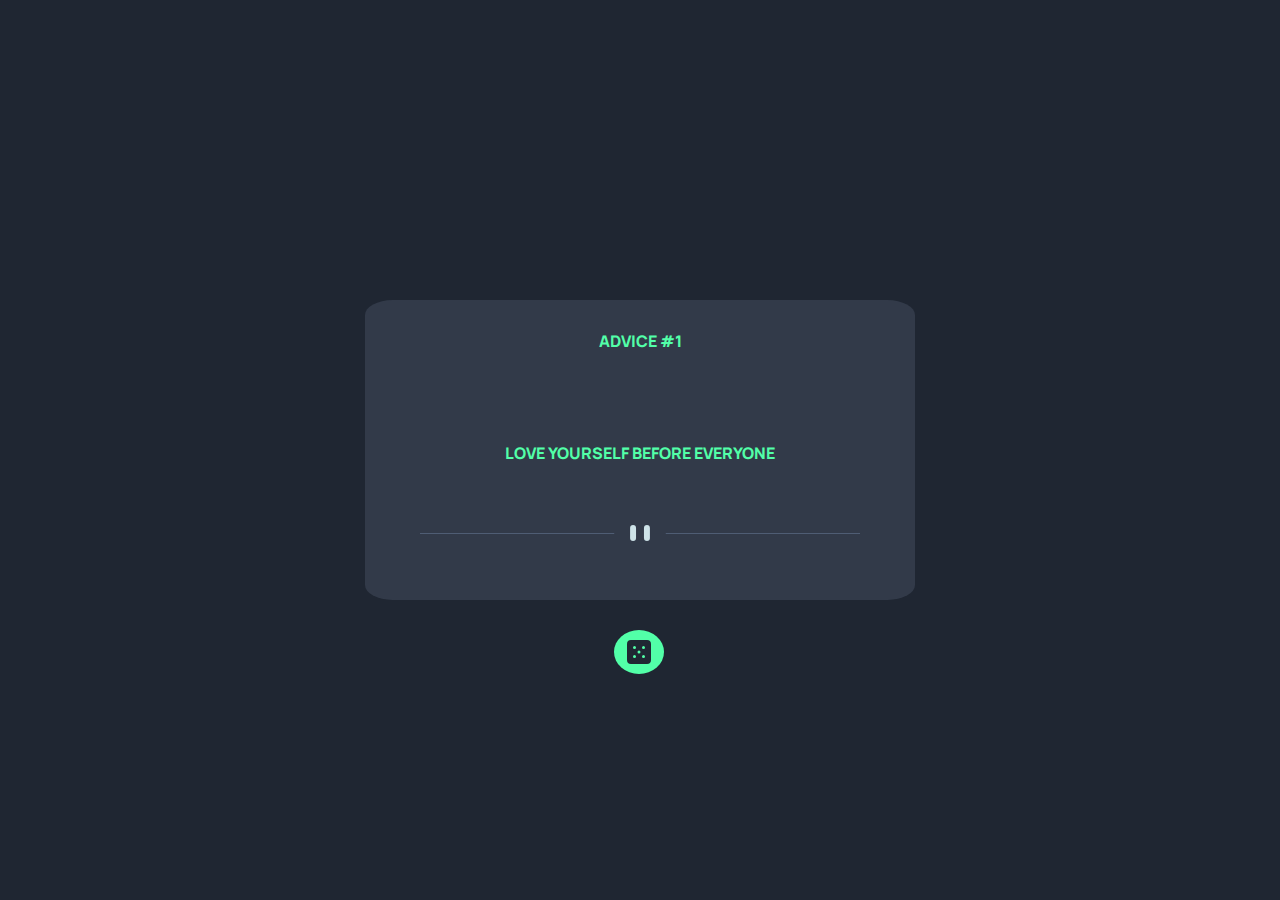
<file: advice-generator-app-main/advice-generator-app-main/index.html>
<!DOCTYPE html>
<html lang="en">
<head>
  <meta charset="UTF-8">
  <meta name="viewport" content="width=device-width, initial-scale=1.0"> <!-- displays site properly based on user's device -->

  <link rel="icon" type="image/png" sizes="32x32" href="./images/favicon-32x32.png">
  <link rel="stylesheet" href="styles.css">
  
  <title>Frontend Mentor | Advice generator app</title>

  
</head>
<body>

 <div class="container">


  <div class="main">

    <div class="header" id="header">ADVICE #1</div>

    <div class="advice" id="advice">LOVE YOURSELF BEFORE EVERYONE</div>
    <img class="divider" src="images/pattern-divider-desktop.svg" alt ="null">

    <div class="dividerback">
    <img  class="dice" src="images/icon-dice.svg" alt="dice" id="dicerotate">
    </div>
  </div>
 </div>
  <script src="script.js">

  </script>
  
</body>
</html>
</file>
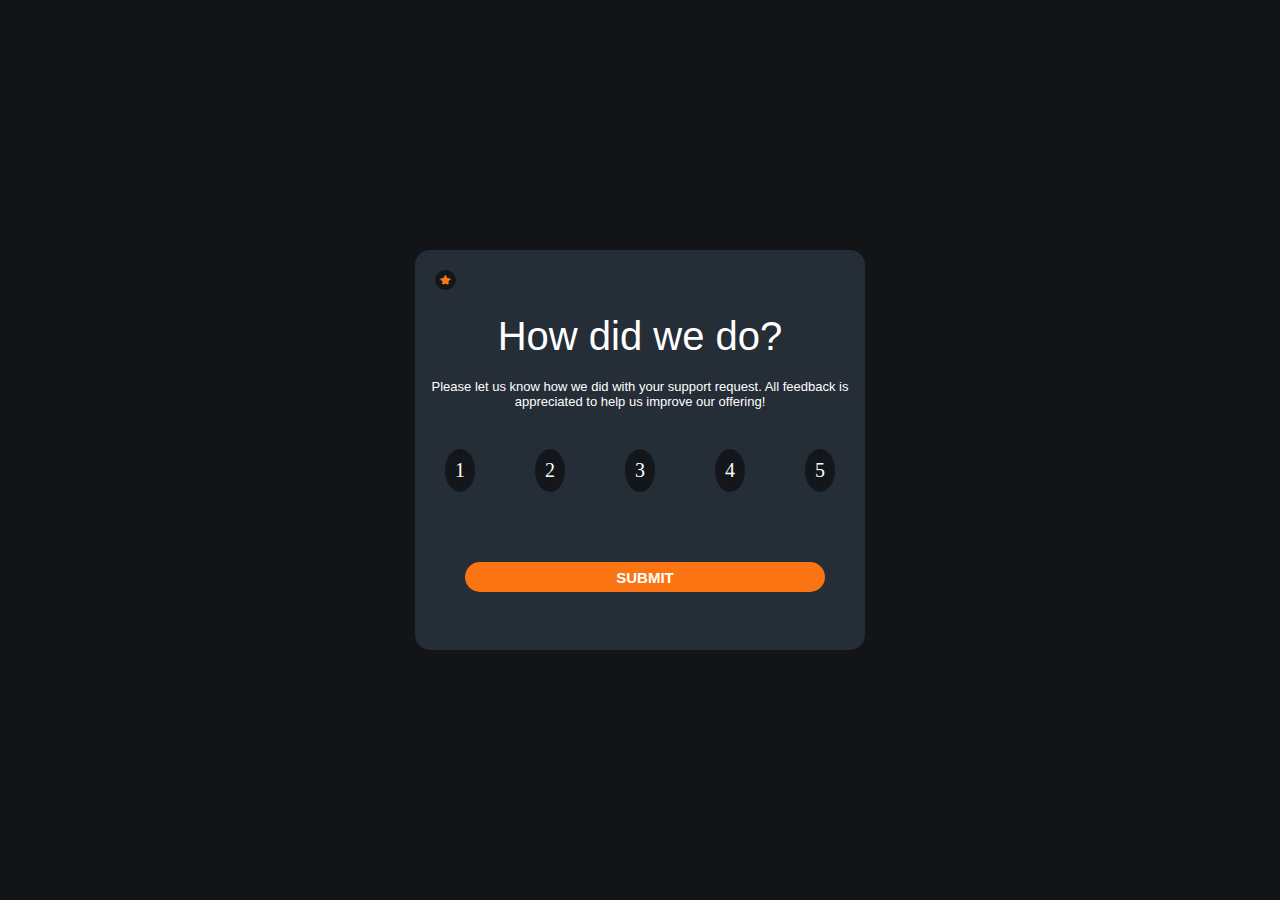
<file: interactive-rating-component-main/interactive-rating-component-main/index.html>
<!DOCTYPE html>
<html lang="en">
<head>
  <meta charset="UTF-8">
  <meta name="viewport" content="width=device-width, initial-scale=1.0"> <!-- displays site properly based on user's device -->

  <link rel="icon" type="image/png" sizes="32x32" href="./images/favicon-32x32.png">

  <link href="Rating.css" rel="stylesheet">
  
  <title>Frontend Mentor | Interactive rating component</title>

  <!-- Feel free to remove these styles or customise in your own stylesheet 👍 -->
  <style>
    .attribution { font-size: 11px; text-align: center; }
    .attribution a { color: hsl(228, 45%, 44%); }
  </style>
</head>
<body>

  <!-- Rating state start -->
  <div class="RatingNow" id="ratingPage">
    
  <img src="images/icon-star.svg">
  <p class="ratingPara1">How did we do?</p>

  <p class="ratingPara2">Please let us know how we did with your support request. All feedback is appreciated 
  to help us improve our offering!</p>

  <ul>
    <li class="rating">1</li>
    <li class="rating">2</li>
    <li class="rating">3</li>
    <li class="rating">4</li>
    <li class="rating">5</li>
  </ul>

  <input type="Submit" value="SUBMIT" id="submit">

</div>

  <!-- Rating state end -->

  <!-- Thank you state start -->
<div class="thankyou" id = "thankyouPage">

  <img src="images/illustration-thank-you.svg">

  <p id = "result">You selected <!-- Add rating here --> out of 5</p>

  <p class="thankyou1">Thank you!</p>

  <p class ="thankyoupara" >We appreciate you taking the time to give a rating. If you ever need more support, 
  don’t hesitate to get in touch!</p>

  <!-- Thank you state end -->

</div >

  <script src="rating.js"></script>

</body>
</html>
</file>
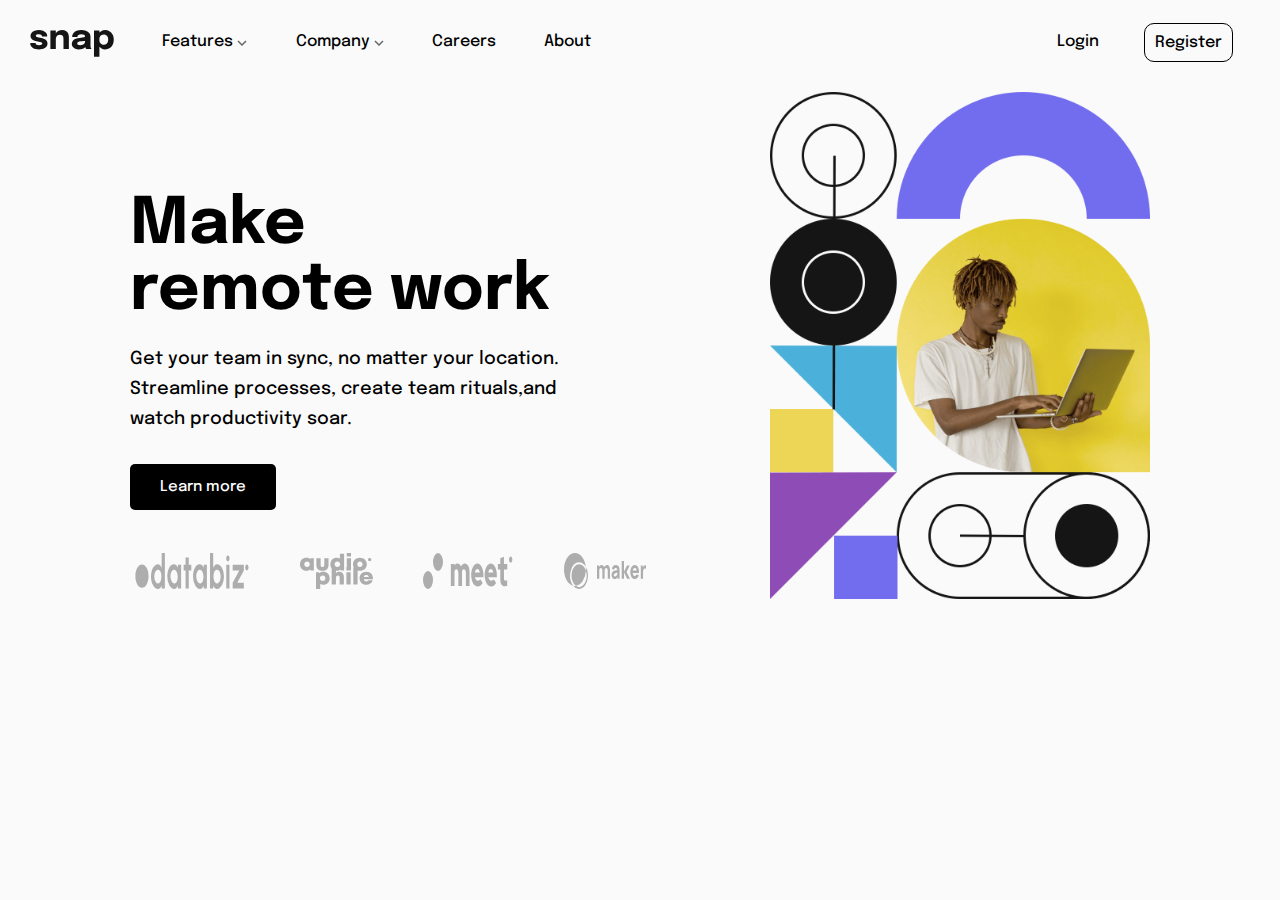
<file: intro-section-with-dropdown-navigation-main/intro-section-with-dropdown-navigation-main/index.html>
<!DOCTYPE html>
<html lang="en">
<head>
  <meta charset="UTF-8">
  <meta name="viewport" content="width=device-width, initial-scale=1.0"> <!-- displays site properly based on user's device -->

  <link rel="icon" type="image/png" sizes="32x32" href="./images/favicon-32x32.png">
  
  <title>Frontend Mentor | Intro section with dropdown navigation</title>

  <!-- Feel free to remove these styles or customise in your own stylesheet 👍 -->
  <link href="style.css" rel="stylesheet">
</head>
<body>

  <section class="hero">

    <nav>
 <div class="logo"><img src="images/logo.svg"></div>
  <ul class="menu">
    <li class="features" id="features">Features <img id="featuresimgdown" src="images/icon-arrow-down.svg"></li>
   <li class="company" id="company">Company <img id="companyimagedown"src="images/icon-arrow-down.svg"></li>
  <li>Careers</li>
  <li>About</li>
</ul>

<ul class="login">
  <li>Login</li>
  <li class="register">Register</li>
</ul>

</nav>

 <div class="main">
  <div class="mainheader">
  <h1 class="heading">Make <br>remote work</h1>
  <p class="sub">Get your team in sync, no matter your location. <br>Streamline processes, 
  create team rituals,and <br>watch productivity soar.</p>

  <button class="button">Learn more </button>
</div>

  <div class="heroimage"><img  class="image" src="images/image-hero-desktop.png"></div>
</div>


<div class="images">

  <img src="images/client-databiz.svg" alt="databiz">
  <img src="images/client-audiophile.svg" alt="audiophile">
  <img src="images/client-meet.svg" alt="meet">
  <img src="images/client-maker.svg" alt="maker">


</div>
</section>
  


<div class="dropdown1" id="dropdown1">

<ul class="list1">

  <li><img src="images/icon-todo.svg"> Todo List</li>
  <li><img src="images/icon-calendar.svg">Calendar</li>
  <li><img src="images/icon-reminders.svg">Reminders</li>
  <li><img src="images/icon-planning.svg" >Planning</li>
  
</ul>

</div>
<div class="dropdown2">
<ul class="list2" id="list2">
<li>History</li>
<li>Our Team</li>
<li>Blog</li>
</ul>
</div>
<script src="script.js"></script>
</body>
</html>
</file>
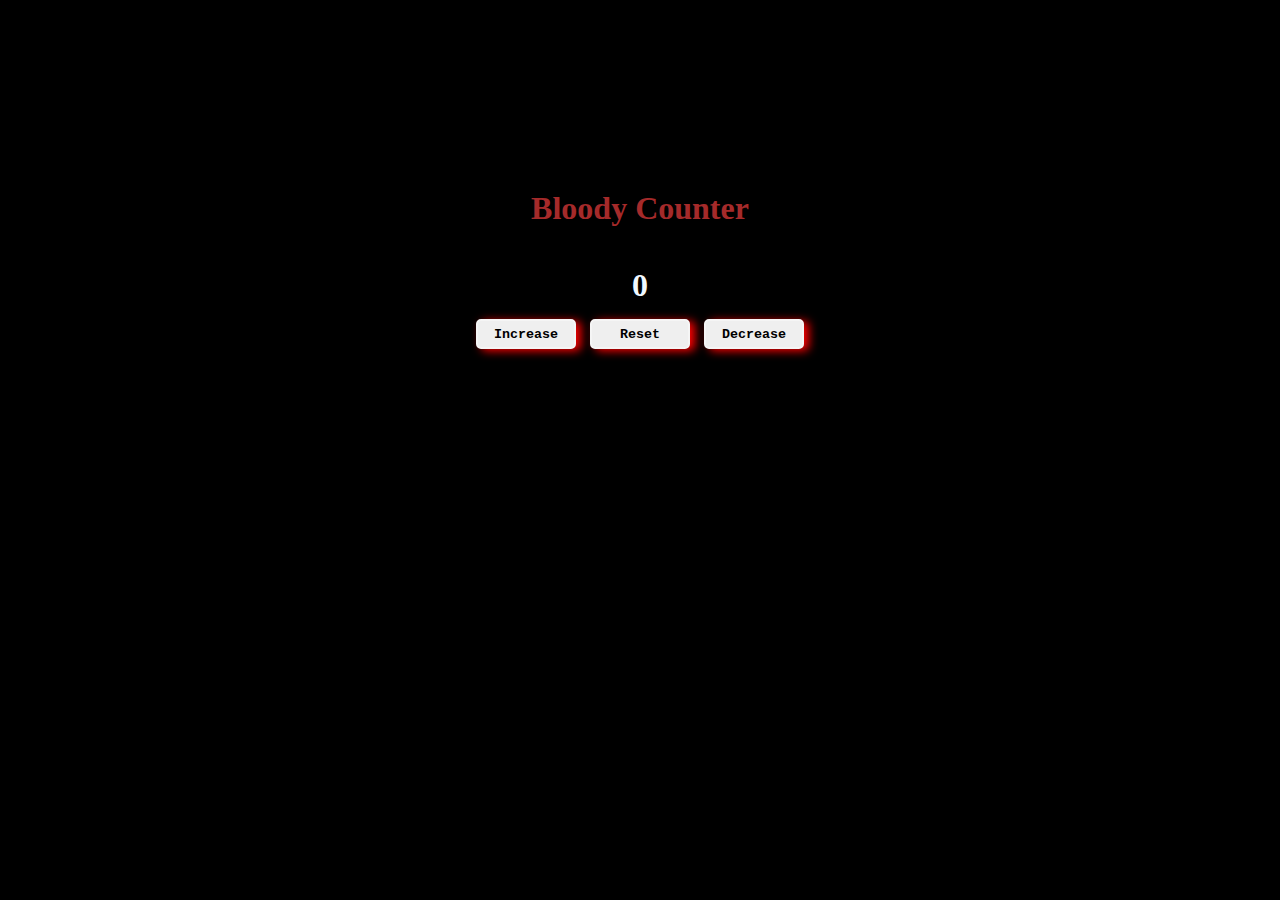
<file: CounterProjectBroCode/Counter.html>
<!DOCTYPE html>
<html lang="en">
<head>
    <meta charset="UTF-8">
    <meta name="viewport" content="width=device-width, initial-scale=1.0">
    <title>Counter</title>
    <link href="Counter.css" rel="stylesheet">
</head>
<body>

   
    <div class="container">
        <h1 id = "main_header">Bloody Counter</h1>
        <div class="header">
    <h1 id = counter>0</h1>
</div>
<div class="main">
    <button id = "increase">Increase</button>
    <button id = "reset">Reset</button>
    <button id = "decrease">Decrease</button>
</div>
</div>
    <script src = "Counter.js"></script>
</body>
</html>
</file>
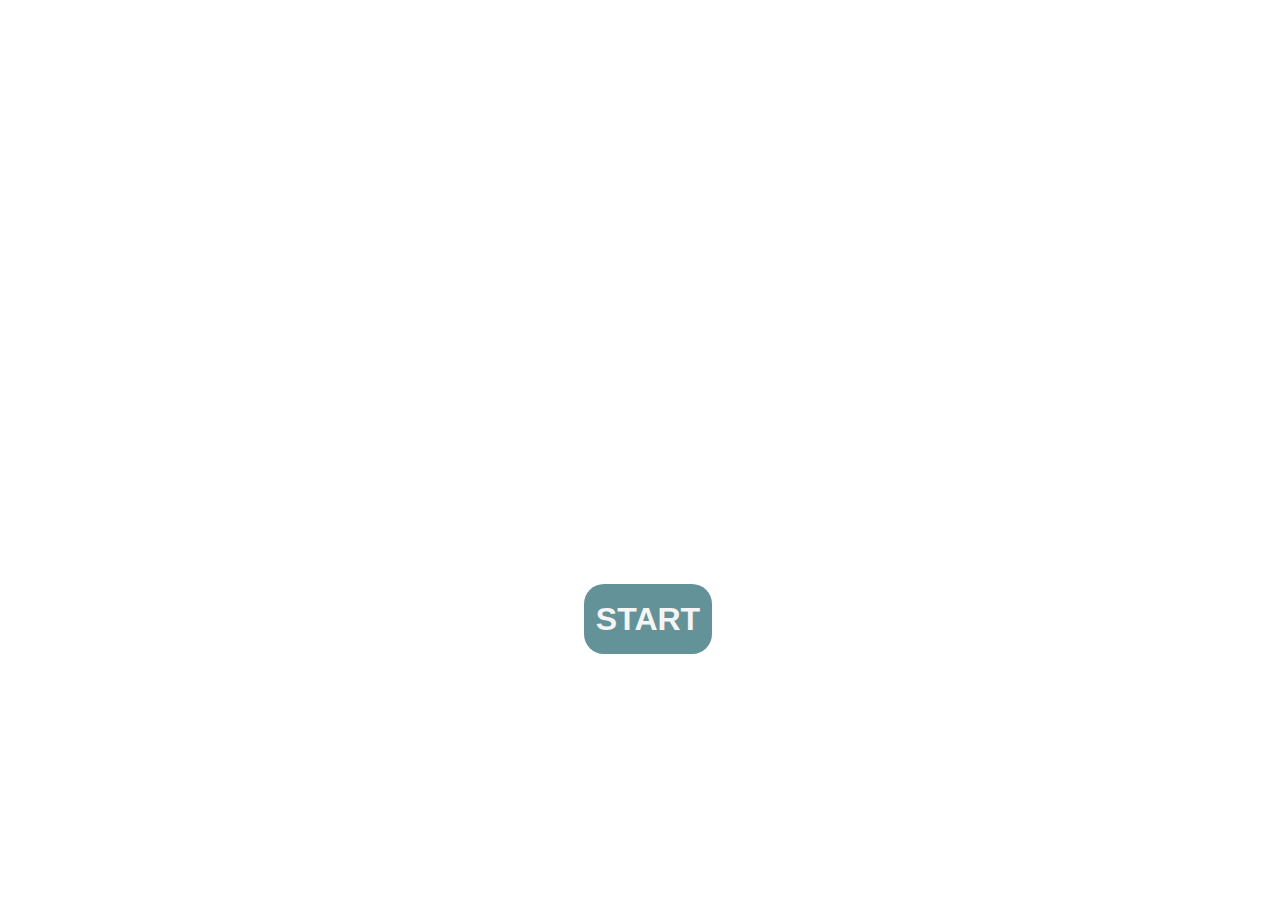
<file: Hangman/HangMan.html>
<!DOCTYPE html>
<html lang="en">
<head>
    <meta charset="UTF-8">
    <meta name="viewport" content="width=device-width, initial-scale=1.0">
    <title>HangMan</title>
    <link href="hangman.css" rel="stylesheet">
</head>
<body>




    <div class="startpage" id="startpage">

   
     <input type = "submit" value="START" id="start">



    </div>
 <div class="container" id="container">
    <div class="heartsection">
        <p class="hearts" id = "one">	&#9829;</p>
        <p class="hearts" id="two">	&#9829;</p>
        <p class="hearts" id="three">	&#9829;</p>
        <p class="hearts" id="four">	&#9829;</p>
        <p class="hearts" id="five">	&#9829;</p>
    </div>
    

    <div id = "guessAnswer">



    </div>

    <div class="letterbox">
    <div class="row1">
        <div class="letters">A</div>
        <div class="letters">B</div>
        <div class="letters">C</div>
        <div class="letters">D</div>
        <div class="letters">E</div>
    </div>
    <div class="row2">
        <div class="letters">F</div>
        <div class="letters">G</div>
        <div class="letters">H</div>
        <div class="letters">I</div>
        <div class="letters">J</div>
    </div>
    <div class="row3">
        <div class="letters">K</div>
        <div class="letters">L</div>
        <div class="letters">M</div>
        <div class="letters">N</div>
        <div class="letters">O</div>
    </div>
   
    <div class="row4">
        <div class="letters">P</div>
        <div class="letters">Q</div>
        <div class="letters">R</div>
        <div class="letters">S</div>
        <div class="letters">T</div>
       
    </div>
    <div class="row5">
        <div class="letters">U</div>
        <div class="letters">V</div>
        <div class="letters">W</div>
        <div class="letters">X</div>
        <div class="letters">Y</div>
       
    </div>
    <div class="row6">
        <div class="letters">Z</div>
    </div>
    
</div> 
       
    </div>

 </div>

    
  

</div>

    <script src="hangman.js"></script>
</body>
</html>
</file>
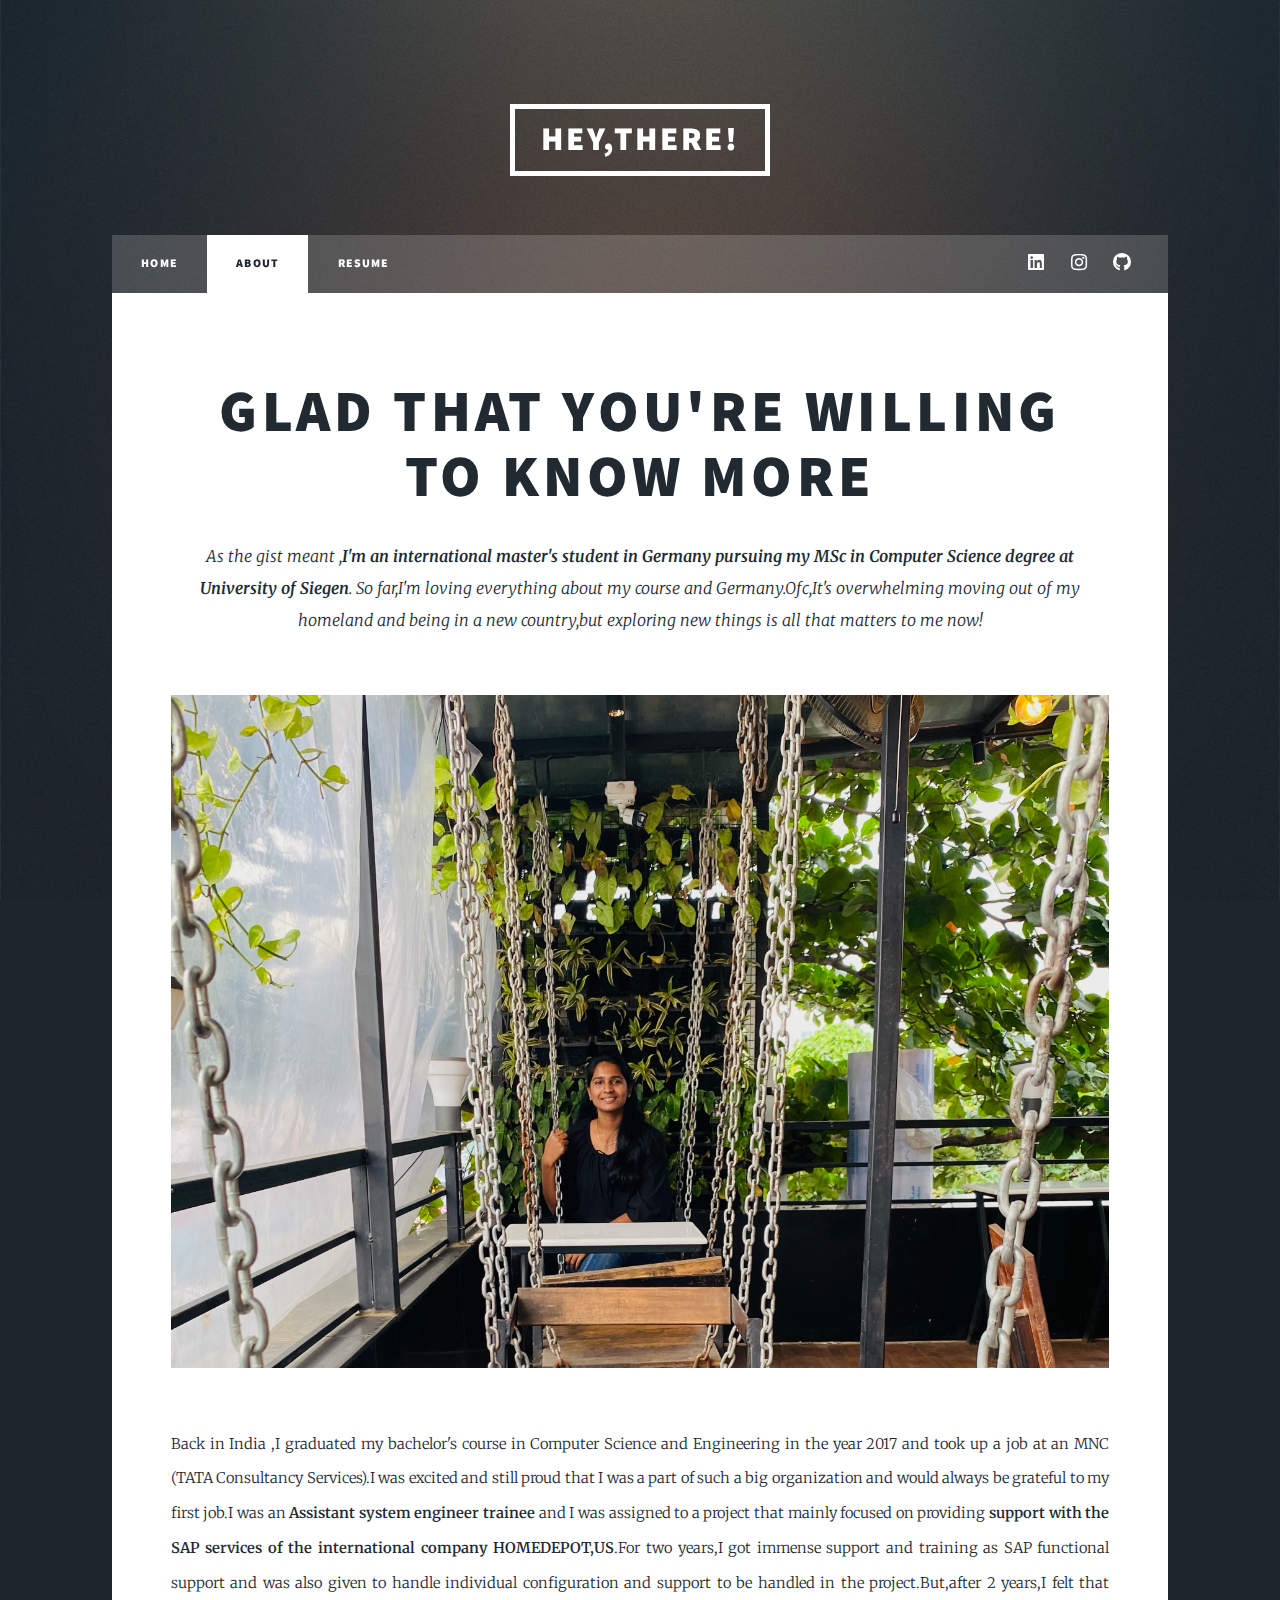
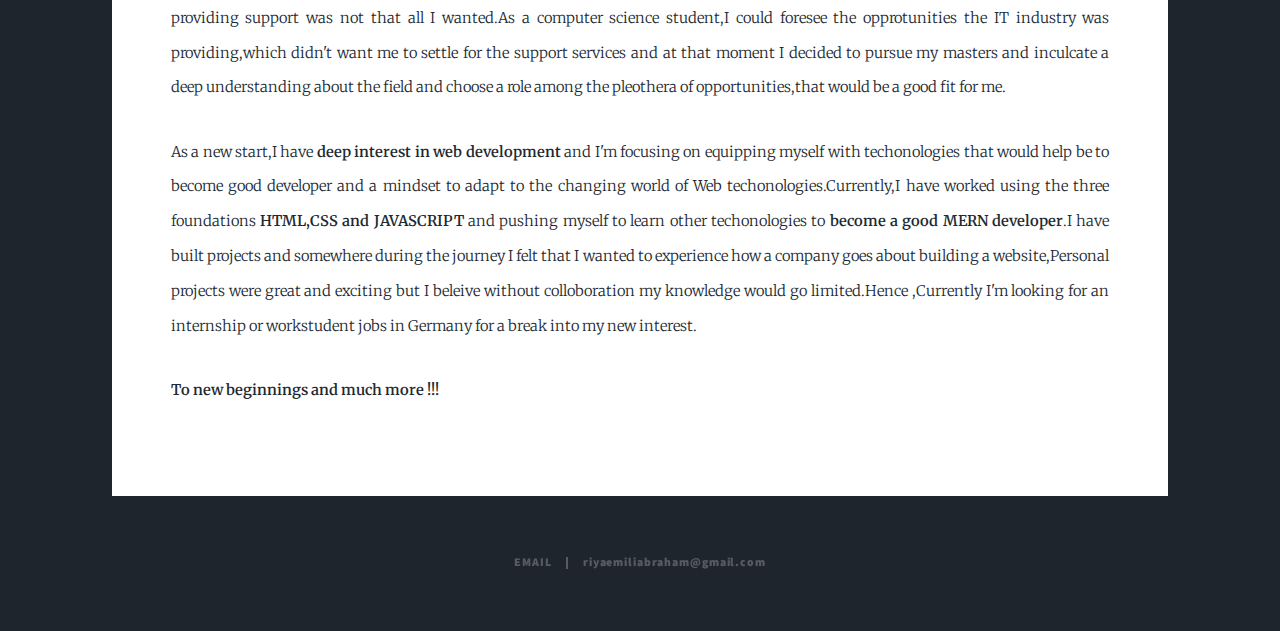
<file: html5up-massively/generic.html>
<!DOCTYPE HTML>
<!--
	Massively by HTML5 UP
	html5up.net | @ajlkn
	Free for personal and commercial use under the CCA 3.0 license (html5up.net/license)
-->
<html>
	<head>
		<title>Generic Page - Massively by HTML5 UP</title>
		<meta charset="utf-8" />
		<meta name="viewport" content="width=device-width, initial-scale=1, user-scalable=no" />
		<link rel="stylesheet" href="assets/css/main.css" />
		<noscript><link rel="stylesheet" href="assets/css/noscript.css" /></noscript>
	</head>
	<body class="is-preload">

		<!-- Wrapper -->
			<div id="wrapper">

				<!-- Header -->
					<header id="header">
						<a href="index.html" class="logo">HEY,THERE!</a>
					</header>

				<!-- Nav -->
					<nav id="nav">
						<ul class="links">
							<li><a href="index.html">HOME</a></li>
							<li class="active"><a href="generic.html">ABOUT</a></li>
							<li><a href="elements.html">RESUME </a></li>
						</ul>
						<ul class="icons">
							
							<li><a href="https://www.linkedin.com/in/riyabraham" class="icon brands fa-linkedin"><span class="label">Linkedin</span></a></li>
							<li><a href="https://www.instagram.com/__riyabraham__/" class="icon brands fa-instagram"><span class="label">Instagram</span></a></li>
							<li><a href="https://github.com/riya-abraham-98" class="icon brands fa-github"><span class="label">GitHub</span></a></li>
						</ul>
					</nav>

				<!-- Main -->
					<div id="main">

						<!-- Post -->
							<section class="post">
								<header class="major">
									
									<h1>Glad that  you're willing<br />
									to know more</h1>
									<p>As the gist meant ,<b>I'm an international master's student in Germany pursuing my MSc in Computer Science degree at University of Siegen</b>.
									   So far,I'm loving everything about my course and Germany.Ofc,It's overwhelming moving out of my homeland and being in a new country,but exploring new things is all that matters to me now! 
									</p>
								</header>
								<div class="image main"><img src="images/image0 (3).jpeg" alt="" /></div>
								<p>Back in India ,I graduated my bachelor's course in Computer Science and Engineering in the year 2017 and took up a job at an MNC (TATA Consultancy Services).I was excited and still proud that I was a part of such a big organization and would always be grateful to my first job.I was an<b> Assistant system engineer trainee</b> and I was assigned to a project that mainly focused on providing <b>support with the SAP services of the international company HOMEDEPOT,US</b>.For two years,I got immense support and training as SAP functional support and was also given to handle individual configuration and support to be handled in the project.But,after 2 years,I felt that providing support was not that all I wanted.As a computer science student,I could foresee the opprotunities the IT industry was providing,which didn't want me to settle for the support services and at that moment I decided to pursue my masters and inculcate a deep understanding about the field and choose a role  among the pleothera of opportunities,that would be a good fit for me.  </p>
								
								<p>As a new start,I have <b>deep interest in web development</b> and I'm focusing on equipping myself with techonologies that would help be to become good developer and a mindset to adapt to the changing world of Web techonologies.Currently,I have worked using the three foundations<b> HTML,CSS and JAVASCRIPT</b> and pushing myself to learn other techonologies to <b>become a good  MERN developer</b>.I have built projects and somewhere during the journey I felt that I wanted to experience how a company goes about building a website,Personal projects were great and exciting but I beleive without colloboration my knowledge would go limited.Hence ,Currently I'm looking for an internship or workstudent jobs in Germany for a break into my new interest.</p>
							     <p><b>To new beginnings and much more !!!</b> </p>
							</section>

					</div>

				
				<!-- Copyright -->
					<div id="copyright">
						<ul><li>EMAIL </li><li>riyaemiliabraham@gmail.com </li></ul>
					</div>

			</div>

		<!-- Scripts -->
			<script src="assets/js/jquery.min.js"></script>
			<script src="assets/js/jquery.scrollex.min.js"></script>
			<script src="assets/js/jquery.scrolly.min.js"></script>
			<script src="assets/js/browser.min.js"></script>
			<script src="assets/js/breakpoints.min.js"></script>
			<script src="assets/js/util.js"></script>
			<script src="assets/js/main.js"></script>

	</body>
</html>
</file>
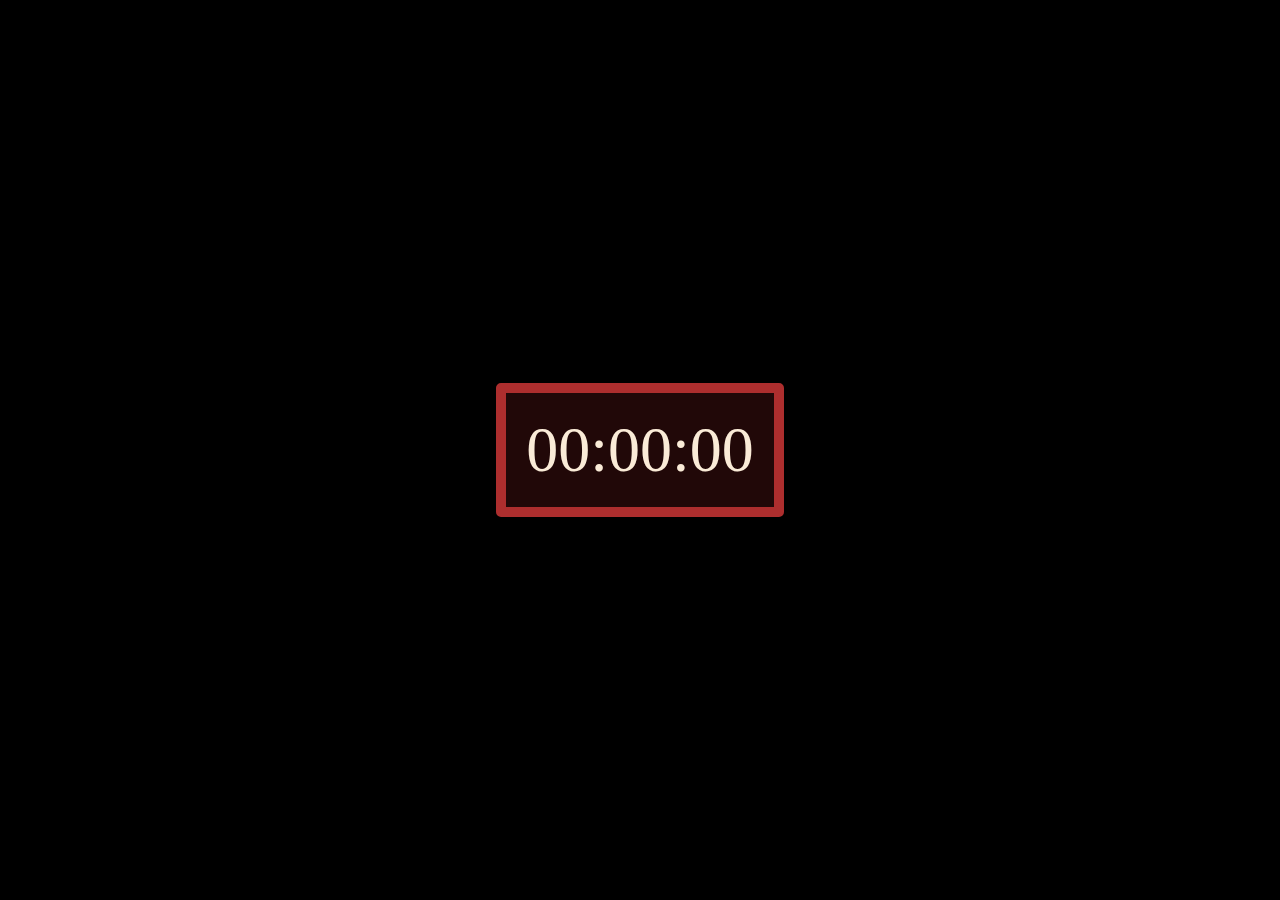
<file: WorldClock/clock.html>
<!DOCTYPE html>
<html lang="en">
<head>
    <meta charset="UTF-8">
    <meta name="viewport" content="width=device-width, initial-scale=1.0">
    <title>World Clock</title>
    <link href ="clock.css" rel ="stylesheet">
</head>
<body>
    <div class="clockContainer">
    <p id = "clock">00:00:00</p>
</div>
    <script src="clock.js"></script>
</body>
</html>
</file>
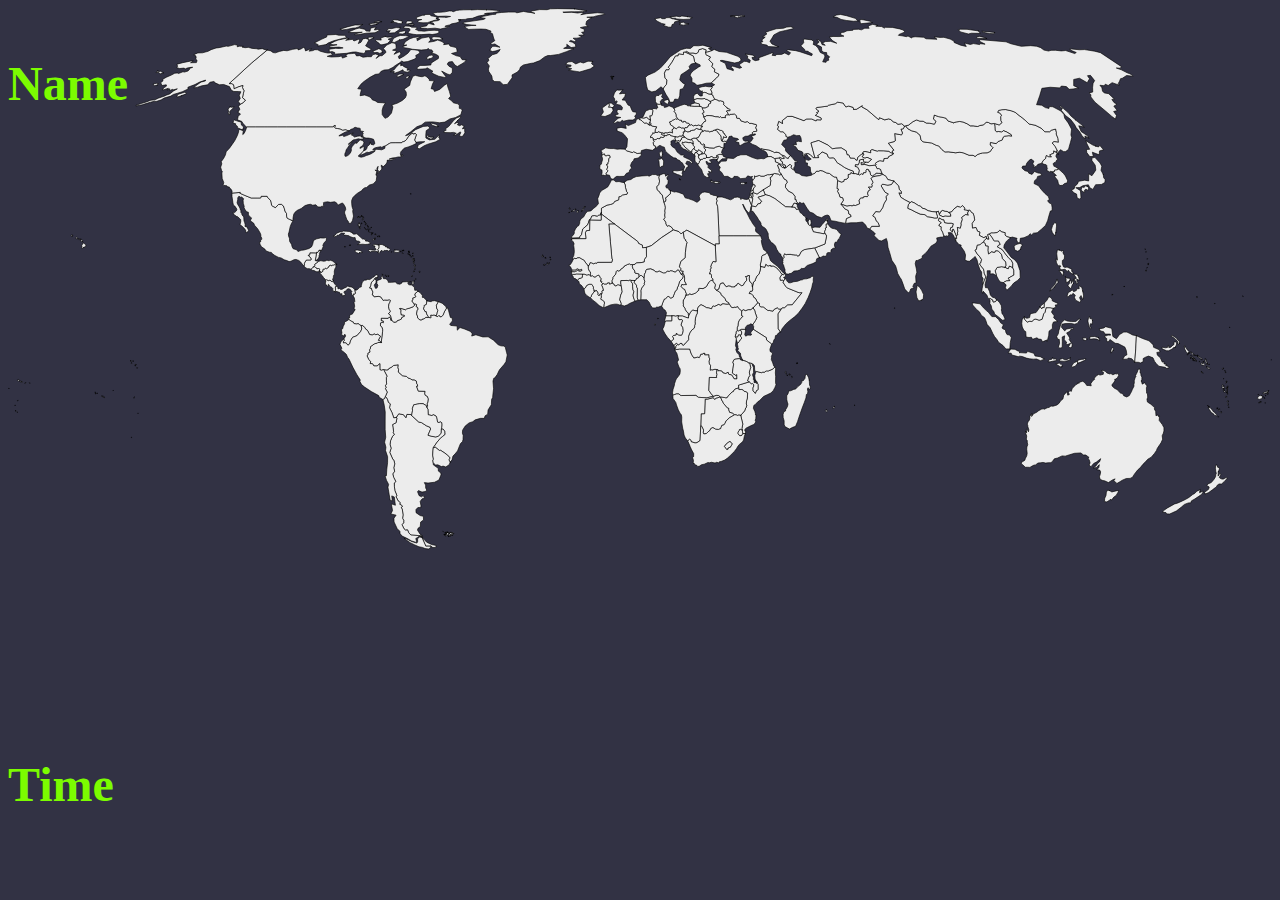
<file: WorldMapTime/assets/WorldMapTime.html>
<!DOCTYPE html>
<html lang="en">
<head>
    <meta charset="UTF-8">
    <meta name="viewport" content="width=device-width, initial-scale=1.0">
    <title>Document</title>
    <link href="worldmap.css" rel="stylesheet">
</head>
<body>
    <?xml version="1.0"?>
   <div id="name">
  <p id="namep">Name</p>


   </div>


   <div id="time">

    <p id="time">Time</p>
   </div>

   <?xml version="1.0"?>


   <svg id="allSvg" baseprofile="tiny" fill="#ececec" stroke="black" stroke-linecap="round" stroke-linejoin="round"
       version="1.2" viewbox="0 0 2000 857" xmlns="http://www.w3.org/2000/svg">
       <path class="allPaths"
           d="M1383 261.6l1.5 1.8-2.9 0.8-2.4 1.1-5.9 0.8-5.3 1.3-2.4 2.8 1.9 2.7 1.4 3.2-2 2.7 0.8 2.5-0.9 2.3-5.2-0.2 3.1 4.2-3.1 1.7-1.4 3.8 1.1 3.9-1.8 1.8-2.1-0.6-4 0.9-0.2 1.7-4.1 0-2.3 3.7 0.8 5.4-6.6 2.7-3.9-0.6-0.9 1.4-3.4-0.8-5.3 1-9.6-3.3 3.9-5.8-1.1-4.1-4.3-1.1-1.2-4.1-2.7-5.1 1.6-3.5-2.5-1 0.5-4.7 0.6-8 5.9 2.5 3.9-0.9 0.4-2.9 4-0.9 2.6-2-0.2-5.1 4.2-1.3 0.3-2.2 2.9 1.7 1.6 0.2 3 0 4.3 1.4 1.8 0.7 3.4-2 2.1 1.2 0.9-2.9 3.2 0.1 0.6-0.9-0.2-2.6 1.7-2.2 3.3 1.4-0.1 2 1.7 0.3 0.9 5.4 2.7 2.1 1.5-1.4 2.2-0.6 2.5-2.9 3.8 0.5 5.4 0z" "AF"
           id="Afghanistan">
       </path>
       <path class="allPaths" id="Angola"
           d="M 1121.2 572 1121.8 574 1121.1 577.1 1122 580.1 1121.1 582.5 1121.5 584.7 1109.8 584.6 1109 605.1 1112.6 610.3 1116.2 614.3 1105.8 616.9 1092.3 616 1088.5 613 1065.8 613.2 1065 613.7 1061.7 610.8 1058.1 610.6 1054.7 611.7 1052 612.9 1051.5 608.9 1052.4 603.2 1054.4 597.3 1054.7 594.6 1056.6 588.8 1058 586.2 1061.3 582 1063.2 579.1 1063.8 574.4 1063.5 570.7 1061.9 568.4 1060.4 564.5 1059.1 560.7 1059.4 559.3 1061.1 556.8 1059.5 550.6 1058.3 546.3 1055.5 542.2 1056.1 541 1058.4 540.1 1060.1 540.2 1062.1 539.5 1078.8 539.6 1080.1 544.3 1081.7 548.2 1083 550.3 1085.1 553.6 1088.9 553.1 1090.7 552.2 1093.8 553.1 1094.7 551.5 1096.2 547.8 1099.7 547.5 1100 546.4 1102.9 546.4 1102.4 548.7 1109.2 548.6 1109.3 552.7 1110.4 555.1 1109.5 559 1109.9 563 1111.7 565.4 1111.3 573 1112.7 572.4 1115.1 572.6 1118.6 571.6 1121.2 572 Z">
       </path>
       <path class="allPaths" id="Angola"
           d="M 1055.3 539 1053.8 534.2 1056.1 531.4 1057.8 530.3 1059.9 532.5 1057.9 533.9 1056.9 535.5 1056.7 538.3 1055.3 539 Z">
       </path>
       <path class="allPaths"
           d="M1088 228l0.4 1.2 1.4-0.6 1.2 1.7 1.3 0.7 0.6 2.3-0.5 2.2 1 2.7 2.3 1.5 0.1 1.7-1.7 0.9-0.1 2.1-2.2 3.1-0.9-0.4-0.2-1.4-3.1-2.2-0.7-3 0.1-4.4 0.5-1.9-0.9-1-0.5-2.1 1.9-3.1z" "AL"
           id="Albania">
       </path>
       <path class="allPaths"
           d="M1296.2 336.7l1.3 5.1-2.8 0 0 4.2 1.1 0.9-2.4 1.3 0.2 2.6-1.3 2.6 0 2.6-1 1.4-16.9-3.2-2.7-6.6-0.3-1.4 0.9-0.4 0.4 1.8 4.2-1 4.6 0.2 3.4 0.2 3.3-4.4 3.7-4.1 3-4 1.3 2.2z" "AE"
           id="United Arab Emirates">
       </path>
       <path class="allPaths" id="Argentina"
           d="M 669.1 851.7 666.1 851.5 661.1 851.5 655.1 837.9 658.2 840.7 662.5 845.3 670.3 849 677.6 850.5 676.8 853.5 672.4 853.8 669.1 851.7 Z">
       </path>
       <path class="allPaths" id="Argentina"
           d="M 638.6 644.7 649.9 655.1 654.5 656.1 661.8 660.9 667.7 663.4 668.8 666.2 664.6 676 670.4 677.7 676.7 678.7 680.9 677.7 685.2 672.7 685.5 667.1 688.1 665.8 691.3 669.6 691.7 674.7 687.5 678.2 684.2 680.8 678.9 687.1 672.9 695.8 672.4 701 672 707.6 673.2 714 672.3 715.4 672.7 719.5 673 722.9 680.8 728.4 681 732.8 684.9 735.6 685.2 738.7 681.9 746.9 674.9 750.4 664.7 751.7 658.7 751 660.8 754.9 660.9 759.6 662.7 762.8 660.2 765.1 655.1 766 649.5 763.6 648 765.3 650.5 771.6 654.5 773.5 656.8 771.5 659.3 774.8 655.1 776.8 652.2 780.8 653.4 787.1 653.3 790.5 648.5 790.5 645.5 793.7 645.6 798.5 652.1 803.1 657.3 804.3 657.5 810 652.9 813.5 652.3 820.8 648.8 823.2 647.9 826.1 652.1 832.6 656.7 836.1 654.6 835.8 649.7 834.8 637.6 834 634.1 830.4 632.2 825.8 629.1 826.2 626.5 823.9 623.4 817.4 626.1 814.6 626.2 810.7 624.4 807.5 625.1 802.1 624 793.8 622.2 790.1 624 788.9 622.6 786.5 619.8 785.3 620.6 782.6 617.5 780.2 613.8 772.9 615.5 771.6 612.2 763.8 611.4 757.3 611.2 751.6 613.7 749.3 610.4 743 608.8 737.2 611.8 733 610.4 727.6 612 721.4 610.6 715.5 609 714.3 604.1 703.2 606.2 696.6 604.5 690.4 605.4 684.5 608 678.5 611.3 674.5 609.3 672 610.1 669.9 608.5 659.2 614.1 656.1 615.3 649.4 614.4 647.8 618.4 642 625.9 643.6 629.6 648.2 631.2 643 637.6 643.3 638.6 644.7 Z">
       </path>
       <path class="allPaths"
           d="M1230.8 253l-1.8 0.2-2.8-3.7-0.2-1-2.3 0-1.9-1.7-1 0.1-2.4-1.8-4.2-1.6-0.1-3.1-1.3-2.2 7-1 1.4 1.6 2.2 1.1-0.7 1.6 3.2 2.2-1.1 2.1 2.6 1.7 2.5 1 0.9 4.5z" "AM"
           id="Armenia">
       </path>
       <path class="allPaths" id="Australia"
           d="M 1743 763.6 1746.7 765.8 1750 764.9 1754.9 763.7 1757.7 764.1 1753.2 771.7 1749.9 773.8 1745.9 779 1745.3 777.2 1738.7 781.6 1737.9 781.3 1734.9 781.1 1735.4 775.7 1737.4 771.5 1738 765.9 1740 763 1743 763.6 Z">
       </path>
       <path class="allPaths" id="Australia"
           d="M 1793.5 590.2 1794.7 595.2 1798.7 592.8 1800.1 595.5 1802.4 598 1801.3 600.9 1801.5 606.4 1801.7 609.6 1803 610.4 1803.4 615.9 1802.2 619.2 1803 623.5 1808.4 626.9 1811.6 629.9 1814.8 632.7 1813.7 634.3 1816 638.3 1816.5 645.3 1819.1 643.9 1820.6 646.6 1822.2 645.7 1821.5 652.5 1824.4 656.4 1826.3 658.8 1829.1 664 1829.1 669.2 1828.1 672.9 1826.3 676.8 1827 682.3 1824.5 688 1822.4 691 1818.6 696.7 1817.1 700.4 1814 705 1809 710.8 1803.5 714 1799.1 718.9 1795.8 722.1 1791.4 727.6 1787.7 730.8 1783.8 735.6 1780.7 740 1779.9 742.1 1775.6 744.3 1769.5 744.5 1763.2 747.2 1759.4 749.6 1754.6 752.4 1751.9 749.5 1749.3 748.4 1751.9 745.1 1748.4 746.3 1741.2 750.9 1737.6 749.2 1735.2 748.2 1732.4 747.7 1728.3 745.9 1727 741.9 1728.5 737.1 1728.9 733.8 1727.5 731.2 1722.8 730.5 1726 727.3 1726.9 722.6 1722.2 727 1716.9 728.2 1721.4 724.7 1723.9 721 1727.4 717.8 1729 713.1 1722.2 718.5 1717.9 720.7 1713.6 725.8 1710.6 723.2 1712.3 719.8 1710.9 715.1 1709.1 712.7 1710.7 711.2 1705.4 707.3 1701.6 707.2 1697.6 704 1687.7 704.6 1679.8 706.9 1672.9 709.1 1667.9 708.7 1660.9 712 1655.6 713.4 1653.3 716.8 1650.3 719.4 1645.6 719.6 1642 720.1 1637.8 719 1633.6 719.7 1629.8 720 1625.3 723.4 1623.8 723.1 1620.4 724.9 1617 726.9 1613.2 726.7 1609.7 726.7 1605.6 722.6 1603.2 721.4 1604.7 717.7 1607.6 716.8 1609.1 715.4 1609.7 713.1 1612 708.6 1612.7 704.8 1612 698.3 1612.2 694.6 1613.6 691 1612.7 686.8 1613 684.9 1611.3 682.3 1612 677.3 1610.1 672.2 1610 669.5 1611.8 672.3 1611.3 666.3 1613.6 668.2 1614.7 670.7 1615.3 667.4 1613.7 662.3 1613.6 660.3 1612.8 658.4 1614.1 654.7 1615.6 653.1 1616.9 649.9 1617 646.1 1620.1 641.5 1619.7 646.4 1622.8 642 1627.7 639.8 1630.9 637.1 1635.6 634.7 1638.2 634.2 1639.6 635 1644.4 632.6 1647.9 631.9 1649 630.5 1650.5 629.9 1653.6 630.1 1659.8 628.2 1663.3 625.3 1665.3 621.9 1669.2 618.7 1669.9 616.1 1670.6 612.6 1675.5 607.1 1676.9 612.7 1679.5 611.4 1678 608.4 1680.3 605.3 1682.5 606.7 1684 601.8 1687.5 598.6 1689.3 596.1 1692.2 595 1692.6 593.2 1694.9 593.9 1695.3 592.3 1697.9 591.4 1700.7 590.5 1704.4 593.5 1707 597.3 1710.5 597.3 1714 597.9 1713.3 594.4 1716.8 589.3 1719.5 587.6 1718.9 586 1721.8 582.3 1725.5 580 1728.2 580.8 1733.1 579.6 1733.4 576.3 1729.5 574.2 1732.6 573.3 1736.2 574.9 1738.9 577.5 1743.4 579.1 1745.1 578.5 1748.4 580.5 1751.9 578.6 1753.9 579.2 1755.4 577.9 1757.6 581.1 1755.6 584.6 1753.1 587.2 1751.2 587.4 1751.5 589.9 1749.3 593.1 1746.8 596.3 1747 598.1 1750.8 601.7 1754.8 603.7 1757.3 605.9 1760.6 609.7 1762.2 609.7 1764.8 611.4 1765.3 613.4 1770.2 615.5 1774.3 613.3 1776.1 609.9 1777.8 607 1779.1 603.5 1781.7 598.4 1781.5 595.3 1782.2 593.4 1782.1 589.8 1783.5 584.9 1784.8 583.6 1784.2 581.5 1786 578.1 1787.5 574.6 1787.9 572.7 1790.2 570.3 1791.5 573.5 1791.4 577.5 1792.7 578.3 1792.6 581 1794.2 584.2 1794.1 587.9 1793.5 590.2 Z">
       </path>
       <path class="allPaths"
           d="M1070.6 190.8l-0.3 0.8 0.7 2.1-0.2 2.6-2.8 0 1.1 1.4-1.3 4-0.9 1.1-4.4 0.1-2.4 1.5-4.2-0.5-7.3-1.7-1.3-2.1-4.9 1.1-0.5 1.2-3.1-0.9-2.6-0.2-2.3-1.2 0.7-1.5-0.2-1.1 1.4-0.3 2.7 1.7 0.6-1.7 4.4 0.3 3.5-1.1 2.4 0.2 1.7 1.3 0.4-1.1-1-4.1 1.7-0.8 1.6-2.9 3.8 2.1 2.6-2.6 1.7-0.5 4 1.9 2.3-0.3 2.4 1.2z" "AT"
           id="Austria">
       </path>
       <path class="allPaths" id="Azerbaijan"
           d="M 1229 253.2 1225.2 252.3 1222 249.4 1220.8 246.9 1221.8 246.8 1223.7 248.5 1226 248.5 1226.2 249.5 1229 253.2 Z">
       </path>
       <path class="allPaths" id="Azerbaijan"
           d="M 1235.3 236.2 1237.8 233.6 1241.3 236.9 1244.9 241.5 1247.4 241.8 1249.3 243.5 1245.1 244 1245.2 249 1244.8 251.2 1243.1 252.7 1243.9 255.8 1242.6 256.2 1238.7 252.8 1239.9 249.7 1238 247.8 1236.1 248.3 1230.8 253 1229.9 248.5 1227.4 247.5 1224.8 245.8 1225.9 243.7 1222.7 241.5 1223.4 239.9 1221.2 238.8 1219.8 237.2 1220.9 236.1 1225.1 238 1228 238.3 1228.6 237.6 1225.3 234.1 1226.5 233.3 1228 233.5 1232.3 237.3 1234.7 237.8 1235.3 236.2 Z">
       </path>
       <path class="allPaths"
           d="M1154.9 530.4l-0.6 0.1 0-0.3-2-6.1-0.01-0.06-0.09-1.04-1.4-2.9 3.5 0.5 1.7-3.7 3.1 0.4 0.3 2.5 1.2 1.5 0 2.1-1.4 1.3-2.3 3.4-2 2.3z" "BI"
           id="Burundi">
       </path>
       <path class="allPaths"
           d="M1016.5 177.1l-0.4 4.2-1.3 0.2-0.4 3.5-4.4-2.9-2.5 0.5-3.5-2.9-2.4-2.5-2.2-0.1-0.8-2.2 3.9-1.2 3.6 0.5 4.5-1.3 3.1 2.7 2.8 1.5z" "BE"
           id="Belgium">
       </path>
       <path class="allPaths"
           d="M1006.7 427l-0.2 2.1 1.3 3.8-1.1 2.6 0.6 1.7-2.8 4-1.7 2-1.1 4 0.2 4.1-0.3 10.3-4.7 0.8-1.4-4.4 0.3-14.8-1.2-1.3-0.2-3.2-2-2.2-1.7-1.9 0.7-3.4 2-0.7 1.1-2.8 2.8-0.6 1.2-1.9 1.9-1.9 2 0 4.3 3.7z" "BJ"
           id="Benin">
       </path>
       <path class="allPaths"
           d="M988.5 406l-0.5 3.1 0.8 2.9 3.1 4.2 0.2 3.1 6.5 1.5-0.1 4.4-1.2 1.9-2.8 0.6-1.1 2.8-2 0.7-4.9-0.1-2.6-0.5-1.8 1-2.5-0.5-9.8 0.3-0.2 3.7 0.8 4.8-3.9-1.6-2.6 0.2-2 1.6-2.5-1.3-1-2.2-2.5-1.4-0.4-3.7 1.6-2.7-0.2-2.2 4.5-5.3 0.9-4.4 1.5-1.6 2.7 0.9 2.4-1.3 0.8-1.7 4.3-2.8 1.1-2 5.3-2.7 3.1-0.9 1.4 1.2 3.6 0z" "BF"
           id="Burkina Faso">
       </path>
       <path class="allPaths"
           d="M1500.6 360.3l0.6 4.6-2.1-1 1.1 5.2-2.1-3.3-0.8-3.3-1.5-3.1-2.8-3.7-5.2-0.3 0.9 2.7-1.2 3.5-2.6-1.3-0.6 1.2-1.7-0.7-2.2-0.6-1.6-5.3-2.6-4.8 0.3-3.9-3.7-1.7 0.9-2.3 3-2.4-4.6-3.4 1.2-4.4 4.9 2.8 2.7 0.3 1.2 4.5 5.4 0.9 5.1-0.1 3.4 1.1-1.6 5.4-2.4 0.4-1.2 3.6 3.6 3.4 0.3-4.2 1.5 0 4.4 10.2z" "BD"
           id="Bangladesh">
       </path>
       <path class="allPaths"
           d="M1132.6 221.6l-2.3 2.6-1.3 4.5 2.1 3.6-4.6-0.8-5 2 0.3 3.2-4.6 0.6-3.9-2.3-4 1.8-3.8-0.2-0.8-4.2-2.8-2.1 0.7-0.8-0.6-0.8 0.6-2 1.8-2-2.8-2.7-0.7-2.4 1.1-1.4 1.8 2.6 1.9-0.4 4 0.9 7.6 0.4 2.3-1.6 5.9-1.5 4 2.3 3.1 0.7z" "BG"
           id="Bulgaria">
       </path>
       <path class="allPaths"
           d="M1083 214.3l1.9-0.1-1.1 2.8 2.7 2.5-0.5 2.9-1.1 0.3-0.9 0.6-1.6 1.5-0.4 3.5-4.8-2.4-2.1-2.7-2.1-1.4-2.5-2.4-1.3-1.9-2.7-3 0.8-2.6 2 1.5 1-1.4 2.3-0.1 4.5 1.1 3.5-0.1 2.4 1.4z" "BA"
           id="Bosnia and Herzegovina">
       </path>
       <path class="allPaths"
           d="M1141.6 162.7l-3.9-0.2-0.8 0.6 1.5 2 2 4-4.1 0.3-1.3 1.4 0.3 3.1-2.1-0.6-4.3 0.3-1.5-1.5-1.7 1.1-1.9-0.9-3.9-0.1-5.7-1.5-4.9-0.5-3.8 0.2-2.4 1.6-2.3 0.3-0.5-2.8-1.9-2.8 2.8-1.3-0.4-2.4-1.7-2.3-0.6-2.7 4.7 0 4.8-2.3 0.5-3.4 3.6-2-1-2.7 2.7-1 4.6-2.3 5.3 1.5 0.9 1.5 2.4-0.7 4.8 1.4 1.1 2.9-0.7 1.6 3.8 4 2.1 1.1 0 1.1 3.4 1.1 1.7 1.6-1.6 1.3z" "BY"
           id="Belarus">
       </path>
       <path class="allPaths"
           d="M487.8 399.8l-1.7 0 1.3-7.2 0.7-5.1 0.1-1 0.7-0.3 0.9 0.8 2.5-3.9 1.1-0.1-0.1 1 1 0-0.3 1.8-1.3 2.7 0.4 1-0.9 2.3 0.3 0.6-1 3.3-1.3 1.7-1.1 0.2-1.3 2.2z" "BZ"
           id="Belize">
       </path>
       <path class="allPaths"
           d="M662.5 631.4l-0.3-2-5.4-3.3-5.2-0.1-9.6 1.9-2.1 5.6 0.2 3.5-1.5 7.7-1-1.4-6.4-0.3-1.6 5.2-3.7-4.6-7.5-1.6-4 5.8-3.9 0.9-3.1-8.9-3.7-7.2 1.1-6.2-3.2-2.7-1.2-4.6-3.2-4.4 2.9-6.9-2.9-5.4 1.1-2.2-1.2-2.4 1.9-3.2-0.3-5.4 0-4.6 1.1-2.1-5.5-10.4 4.2 0.6 2.9-0.2 1.1-1.9 4.8-2.6 2.9-2.4 7.3-1.1-0.4 4.8 0.9 2.5-0.3 4.3 6.5 5.7 6.4 1.1 2.3 2.4 3.9 1.3 2.5 1.8 3.5 0 3.4 1.9 0.5 3.7 1.2 1.9 0.3 2.7-1.7 0.1 2.8 7.5 10.7 0.3-0.5 3.7 0.8 2.5 3.2 1.8 1.7 4-0.6 5.1-1.3 2.8 0.8 3.6-1.6 1.4z" "BO"
           id="Bolivia">
       </path>
       <path class="allPaths"
           d="M665.8 489.6l3.1 0.6 0.6-1.4-1-1.2 0.6-1.9 2.3 0.6 2.7-0.7 3.2 1.4 2.5 1.3 1.7-1.7 1.3 0.2 0.8 1.8 2.7-0.4 2.2-2.5 1.8-4.7 3.4-5.9 2-0.3 1.3 3.6 3 11.2 3.1 1.1 0.1 4.4-4.3 5.3 1.7 1.9 10.1 1 0.2 6.5 4.3-4.2 7.1 2.3 9.5 3.9 2.8 3.7-0.9 3.6 6.6-2 11 3.4 8.5-0.2 8.4 5.3 7.4 7.2 4.4 1.8 4.8 0.3 2.1 2 2 8.2 1.1 3.9-2.1 10.6-2.7 4.2-7.7 8.9-3.4 7.3-4 5.5-1.4 0.2-1.3 4.7 0.9 12-1.1 9.9-0.3 4.2-1.6 2.6-0.5 8.6-5.2 8.3-0.5 6.7-4.3 2.7-1.1 3.9-6 0-8.5 2.4-3.7 2.9-6 1.9-6.1 5.1-4.1 6.4-0.3 4.8 1.3 3.5-0.3 6.5-0.8 3.1-3.4 3.6-4.5 11.3-4 5-3.2 3.1-1.5 6.1-2.9 3.6-2.1-3.6 1.8-3.1-3.8-4.3-4.8-3.6-6.3-4.1-1.9 0.2-6.3-5-3.4 0.7 6-8.7 5.3-6.3 3.3-2.6 4.2-3.5-0.4-5.1-3.2-3.8-2.6 1.3 0.7-3.7 0.3-3.8-0.3-3.6-2.1-1.1-2 1-2.1-0.3-0.8-2.4-1.1-5.9-1.2-1.9-3.9-1.8-2.2 1.3-5.9-1.3-0.4-8.7-2-3.5 1.6-1.4-0.8-3.6 1.3-2.8 0.6-5.1-1.7-4-3.2-1.8-0.8-2.5 0.5-3.7-10.7-0.3-2.8-7.5 1.7-0.1-0.3-2.7-1.2-1.9-0.5-3.7-3.4-1.9-3.5 0-2.5-1.8-3.9-1.3-2.3-2.4-6.4-1.1-6.5-5.7 0.3-4.3-0.9-2.5 0.4-4.8-7.3 1.1-2.9 2.4-4.8 2.6-1.1 1.9-2.9 0.2-4.2-0.6-3.2 1.1-2.6-0.7-0.1-9.7-4.4 3.7-5-0.1-2.3-3.5-3.8-0.3 1-2.8-3.3-3.9-2.6-5.8 1.5-1.1-0.2-2.8 3.4-1.8-0.7-3.5 1.4-2.2 0.3-3 6.3-4.4 4.6-1.2 0.8-1 5.1 0.3 2.2-17.6 0.1-2.8-0.9-3.6-2.6-2.4 0.1-4.7 3.2-1 1.1 0.7 0.2-2.5-3.3-0.7 0-4 11 0.2 1.9-2.3 1.6 2.1 1 3.8 1.1-0.8 3.1 3.4 4.4-0.4 1.1-2 4.2-1.5 2.4-1.1 0.7-2.7 4.1-1.8-0.3-1.4-4.8-0.5-0.7-4.1 0.3-4.3-2.5-1.6 1.1-0.6 4.1 0.8 4.5 1.6 1.7-1.5 4.1-1 6.4-2.4 2.1-2.5-0.7-1.8 3-0.2 1.2 1.4-0.8 2.9 2 0.9 1.2 3-1.6 2.3-1 5.4 1.4 3.3 0.3 3 3.5 3 2.8 0.3 0.6-1.3 1.8-0.3 2.6-1.1 1.8-1.7 3.2 0.6 1.3-0.3z" "BR"
           id="Brazil">
       </path>
       <path class="allPaths" d="M1633.1 472.8l2.2-2.4 4.6-3.6-0.1 3.2-0.1 4.1-2.7-0.2-1.1 2.2-2.8-3.3z" "BN"
           id="Brunei Darussalam">
       </path>
       <path class="allPaths"
           d="M1488.8 323.5l2.6 2.1 0.5 3.9-4.5 0.2-4.7-0.4-3.2 1-5.5-2.5-0.4-1.2 2.6-4.8 2.6-1.6 4.3 1.4 2.9 0.2 2.8 1.7z" "BT"
           id="Bhutan">
       </path>
       <path class="allPaths"
           d="M1127.6 615.7l1.9 5.1 1.1 1.2 1.6 3.7 6.1 7 2.3 0.7-0.1 2.3 1.5 4.1 4.3 1 3.4 2.9-8.1 4.7-5.2 4.8-2 4.3-1.8 2.4-3 0.5-1.2 3.1-0.6 2-3.6 1.4-4.5-0.3-2.5-1.8-2.3-0.7-2.8 1.4-1.5 3.1-2.7 1.9-2.8 2.9-4 0.7-1.1-2.3 0.6-3.9-3-6.1-1.4-1 0.6-18.7 5.5-0.2 0.8-22.9 4.2-0.2 8.7-2.3 2 2.7 3.7-2.5 1.7 0 3.2-1.5 1 0.5z" "BW"
           id="Botswana">
       </path>
       <path class="allPaths"
           d="M1121.3 446.5l3.9 2.5 3.1 2.6 0.1 2.1 3.9 3.3 2.4 2.8 1.4 3.8 4.3 2.6 0.9 2-1.8 0.7-3.7-0.1-4.2-0.7-2.1 0.5-0.9 1.6-1.8 0.2-2.2-1.4-6.3 3.2-2.6-0.6-0.8 0.5-1.6 3.9-4.3-1.3-4.1-0.6-3.6-2.4-4.7-2.2-3 2.1-2.2 3.2-0.5 4.5-3.6-0.3-3.9-1.1-3.3 3.4-3 6-0.6-1.9-0.3-2.9-2.6-2.1-2.1-3.3-0.5-2.3-2.7-3.4 0.5-1.9-0.6-2.7 0.4-5 1.4-1.1 2.8-6.5 4.6-0.5 1-1.7 1 0.2 1.4 1.4 7.1-2.4 2.4-2.5 2.9-2.3-0.6-2.2 1.6-0.6 5.5 0.4 5.2-3 4-7 2.8-2.6 3.6-1.1 0.7 2.7 3.3 4 0 2.7-0.8 2.6 0.4 2 1.9 1.9 0.5 0.3z" "CF"
           id="Central African Republic">
       </path>
       <path class="allPaths" id="Canada"
           d="M 665.9 203.6 669.3 204.5 674 204.3 670.7 206.9 668.7 207.3 663.2 204.6 662.6 202.5 665.1 200.6 665.9 203.6 Z">
       </path>
       <path class="allPaths" id="Canada"
           d="M 680.3 187.6 677.9 187.7 672.1 185.8 668.6 182.8 670.5 182.3 676.4 183.9 680.6 186.5 680.3 187.6 Z">
       </path>
       <path class="allPaths" id="Canada"
           d="M 372.4 191.3 369.3 192.2 363 189.4 363 187.2 360.1 185 360.4 183.2 356.1 182.1 356.7 178.7 358.2 177.3 362.3 178.6 364.7 179.6 368.8 180.2 369 182.4 369.4 185.3 372.6 187.9 372.4 191.3 Z">
       </path>
       <path class="allPaths" id="Canada"
           d="M 711.5 177.8 706.5 183.2 710.4 181.1 713.3 182.5 710.9 184.6 714.7 186.3 717.5 184.8 721.8 186.7 719 191.3 722.8 190.2 722.5 193.5 723 197.4 719.4 203 717 203.2 714.1 202 716.6 196.9 715.4 196.1 708.1 201.5 705.1 201.3 709.5 198.3 705.1 196.8 699.6 197.2 690 197 689.8 195.2 693.6 192.9 691.9 191.3 697.3 187.5 705.5 177.6 709.7 174.1 714.7 172 716.8 172.2 715.3 173.9 711.5 177.8 Z">
       </path>
       <path class="allPaths" id="Canada"
           d="M 351.5 156.4 353 157.2 358 156.7 350.8 163.6 351.1 168.6 349.2 168.6 348.5 165.8 349 162.9 348.2 161 349.5 158.3 351.5 156.4 Z">
       </path>
       <path class="allPaths" id="Canada"
           d="M 634.9 108.9 631.3 111.9 629.6 111.4 629.5 109.7 629.9 109.3 632.7 107.6 634.4 107.7 634.9 108.9 Z">
       </path>
       <path class="allPaths" id="Canada"
           d="M 625.2 105.7 618 108.9 615 108.7 615 107.2 620 104.5 626 104.6 625.2 105.7 Z">
       </path>
       <path class="allPaths" id="Canada"
           d="M 622.1 88.9 621.2 91.4 623.9 90.5 625.4 92 628.9 94 632.7 95.7 631.3 98.4 634.8 98 636.7 99.9 631.7 101.7 625.8 100.3 625 97.7 618.7 100.8 610.5 103.7 611.2 100.4 604.9 100.9 610.6 98.1 614.2 93.6 619.3 88.5 622.1 88.9 Z">
       </path>
       <path class="allPaths" id="Canada"
           d="M 667 80.6 662.1 80.9 662.8 78.2 666.6 75.1 670.9 74.4 673.2 75.9 671.7 78.2 670.8 79 667 80.6 Z">
       </path>
       <path class="allPaths" id="Canada"
           d="M 592.5 69.9 588.4 71.8 584.2 70.2 580.3 70.7 576.9 68.3 581.9 66.6 586.8 64.3 589.8 65.8 591.4 66.8 591.8 67.8 592.5 69.9 Z">
       </path>
       <path class="allPaths" id="Canada"
           d="M 645.5 212.5 643.3 208.9 646.2 200.4 644.6 198.6 640.9 199.6 639.8 198 634.3 202.7 631.1 207.6 628.3 210.5 625.8 211.5 624.1 211.8 623 213.3 613.7 213.3 605.9 213.4 603.2 214.5 596.4 218.9 596.4 218.8 595.5 218.4 593.5 219.3 591.6 220.6 589.8 219.5 585.1 220.3 581.2 221.2 579.3 222 577 224.1 578.8 224.8 580.5 224.4 580.8 224.4 580.5 226.3 575.7 227 572.9 227.8 571.2 228.8 568.6 228.2 567 228.5 564.1 230.3 559.5 232.3 556.8 231.9 558.8 229.7 562.5 226.2 566.6 224.1 567.7 222.3 568.6 219.3 572.4 215.8 573.3 211.8 574.4 215.7 578.2 216.6 580.6 214.5 579.2 209.7 578.3 207.7 574.3 206.5 570.5 205.8 566.6 205.8 563.2 205 562.8 203.6 561.4 204.5 560.2 204.3 562.1 202.2 560.3 201.4 562.2 199 561 197.2 562.7 195.4 557.5 194.5 557.4 190.9 556.6 190.1 553.3 189.9 549.2 188.7 547.7 189.5 545.9 191 542.6 192 539.5 194.5 534.1 192.8 529.7 193.6 525.8 191.7 521.2 190.7 517.9 190.3 516.9 189.3 517.8 185.9 516.1 185.9 514.8 188.3 504.6 188.3 487.6 188.3 470.8 188.3 455.9 188.3 441.1 188.3 426.4 188.3 411.3 188.3 406.5 188.3 391.8 188.3 377.7 188.3 377 188.3 371.6 182.2 370 179.5 363 176.9 364.3 171.4 367.9 167.7 363.8 165 366.9 160.1 364.8 155.7 367.3 152.5 372.4 149.6 375.6 145.8 371 142 372.4 135.1 373.5 130.9 371.9 128.2 371.1 125.8 371.7 122.7 365.2 124.6 357.6 127.9 357.3 124.1 356.8 121.5 354 119.9 349.8 119.7 385.4 87 410 66.6 416 67.9 419.3 70.5 423 71 429.3 68.8 436.3 67.1 441.6 67.7 450.5 65.4 458.7 64.1 458.9 66.3 463.4 65 467.3 62.5 469.4 63.1 470.8 67.9 480.3 64.2 476.4 68.3 482.4 67.4 485.6 65.9 490.2 66.2 494.1 68.4 501.6 70.4 506.3 71.3 510.7 71 513.6 73.8 505.1 76.5 511.5 77.6 523.4 77 527.8 76 529.2 79.3 536.3 76.6 534.2 74.2 538.7 72.4 543.9 72.1 547.8 71.6 549.9 72.9 551.4 75.8 556.4 75.4 561.7 77.9 568.9 77 574.9 77.1 577.3 73.7 581.8 72.8 586.7 74.6 582.4 79.8 588.6 75.4 591.8 75.6 598.2 70.1 596.6 66.8 593.7 64.6 599.2 58.7 607.4 54.9 611.9 55.8 613.9 58.1 614.3 64.1 608.5 66.7 615.2 67.8 610.8 73.3 619.7 69.1 621.9 72.6 617.6 76.6 618.9 80.3 626.2 76.4 632.7 71.6 637.4 65.7 642.9 66.1 648.3 66.9 651.9 69.6 650.2 72.3 645.1 75.2 646 78.1 643.6 80.8 632.7 84.7 626.2 85.6 623 83.9 619.7 86.7 612.3 91.4 609.3 93.9 601.6 97.7 595.1 98.1 590 100.5 587.1 104.3 581.4 105 572.7 109.7 563.3 116.2 558.3 120.8 553.4 127.7 559.4 128.7 557.9 134.2 557.1 138.8 564.4 137.6 571.4 140.2 574.7 142.5 576.4 145.3 581.3 147 584.9 149.5 592.5 149.9 597.3 150.5 593.7 155.7 592 161.8 592.1 168.7 596.5 174.6 601.2 172.6 606.8 166.2 609.1 156.6 607.4 153.4 616.4 150.5 623.9 146.3 628.7 142.1 630.4 138.1 630 133 626.8 128.5 635.7 122.3 636.7 117 640.6 108 644.4 106.6 651.1 108.2 655.3 108.8 659.8 107.2 662.9 109.2 666.5 112.6 666.7 114.8 674.4 115.3 671.8 120.2 669.5 127.6 673.3 128.6 674.9 132.1 683.1 128.8 690.6 122.2 694.8 119.5 695.9 124.8 698.5 132.3 700.5 139.5 697.1 143.3 701.9 146.7 704.8 150.1 711.7 151.7 714.1 153.6 714.1 158.8 717.5 159.6 718.6 161.9 716.6 168.8 712.3 171.1 708.1 173.3 699.3 175.5 691.4 180.5 682.8 181.6 672.7 180.2 665.4 180.2 660.1 180.6 654.4 185.1 647 187.9 636.9 196.1 629 201.9 633.7 200.9 644.6 192.6 656.9 187.4 664.5 186.8 667.8 189.9 661.7 194.1 661.1 200.8 661.2 205.6 666.8 208.7 675.4 207.8 682.6 200.7 681.6 205.3 684.1 207.6 676.7 211.7 664.3 215.5 658.5 218 651.3 222.6 647.6 222.1 649.1 216.8 659.5 211.5 651.4 211.7 645.5 212.5 Z">
       </path>
       <path class="allPaths" id="Canada"
           d="M 539 48.7 534.3 51.1 544.8 49.6 547.4 52.2 554.7 49.5 556.5 51.2 554.3 56.3 558.6 54.2 561.4 48.9 565.7 48.1 568.7 48.9 570.9 51 568.2 56.1 565.8 59.8 570 62.4 575 65 572.4 67.3 565.3 67.8 566.1 69.8 562.9 71.8 556.2 71 550.5 69.5 545.4 69.8 535.9 71.7 524.6 72.5 516.7 73 517 70.4 512.9 69 508.6 69.6 508 65.3 511.3 64.7 518.6 63.8 524.1 64.1 530.3 63.1 523.8 61.9 514.7 62.3 509 62.2 509 60.3 520.7 58.1 514.4 58.2 509 56.8 516.8 52.9 522 50.8 536.2 47.7 539 48.7 Z">
       </path>
       <path class="allPaths" id="Canada" d="M 578.5 47.2 571.5 50.6 569.2 47 571.3 46.2 576.8 46 578.5 47.2 Z">
       </path>
       <path class="allPaths" id="Canada"
           d="M 687.1 48.8 686.4 50.2 682.3 50.1 678.2 50 673.3 50.7 672.4 50.3 670.3 47.6 672 45.8 674.2 45.4 682.6 46 687.1 48.8 Z">
       </path>
       <path class="allPaths" id="Canada"
           d="M 647.3 48.5 647.6 51.7 654.8 47.6 666.5 45.5 668.8 50.8 665.6 54.2 674.6 52.7 679.9 50.6 686.7 53.2 690.4 55.7 689.3 58 697.5 56.8 699.4 60.2 707.8 62.3 710 64.4 710.9 69.5 701.8 72 709.5 75.6 715.4 76.8 718.7 81.8 725.2 82.2 721.9 86.1 711 92.6 707 90.2 703.2 84.8 697.3 85.5 695 88.8 697.7 92 702.2 94.6 703.2 96.1 703.1 101.8 699.5 105.9 694.8 104.3 686.2 99.8 689.8 104.7 692.6 108.2 692.3 110.2 681.4 107.9 673.8 104.5 670 101.8 672.4 100.1 667.6 97.2 662.9 94.5 662 96.1 648.9 97 646.5 95.1 651.9 90.9 660 90.8 669.3 90.1 669.1 88.1 672.2 85.3 681 79.9 681.4 77.4 680.9 75.6 676.2 72.9 669.1 71.1 672.6 69.7 670.6 66.3 667.2 66 665.3 64.2 662 65.8 654.1 66.5 640.1 65.3 632.7 63.7 626.8 62.9 624.9 61 631.2 58.6 625.5 58.6 628.8 53.3 635.9 48.7 641.9 46.6 653.1 45.2 647.3 48.5 Z">
       </path>
       <path class="allPaths" id="Canada"
           d="M 596.9 45 600.5 46.1 608.1 45.4 607.6 46.9 601.5 49.4 605.3 51.6 600.1 56.3 591.7 58.3 588.3 57.9 587.4 55.9 581.5 51.9 583.2 50.2 590.6 50.8 589.7 47.5 596.9 45 Z">
       </path>
       <path class="allPaths" id="Canada"
           d="M 619.5 50.5 611.7 54.4 607.3 54.2 609.1 49.6 611.7 47.1 615.9 44.9 621.1 43.5 629 43.7 635.2 44.9 625.1 49.5 619.5 50.5 Z">
       </path>
       <path class="allPaths" id="Canada"
           d="M 503.7 57.7 490.2 60.3 490.8 58 484.8 55.2 489.2 53 496.7 49.2 504.3 45.8 504.7 42.7 518.7 41.9 522.9 43 532.4 43.3 534.3 44.7 535.9 46.9 529.4 48.2 515.5 51.8 506.3 55.5 503.7 57.7 Z">
       </path>
       <path class="allPaths" id="Canada"
           d="M 628.9 39.3 624.8 41.2 619.6 40.8 616.4 39.5 620.9 37.3 627.8 35.9 629.2 37.7 628.9 39.3 Z">
       </path>
       <path class="allPaths" id="Canada"
           d="M 620.1 30.6 620.3 32.9 617.5 35.4 611.7 39.2 604.8 39.7 601.6 38.9 605 36 598.4 36.3 602.7 32.5 606.5 32.7 614.2 31 619.1 31.3 620.1 30.6 Z">
       </path>
       <path class="allPaths" id="Canada"
           d="M 580.7 33.2 580 34.9 584.4 34.1 588 34.3 585.7 36.8 580.6 39.1 566.7 39.9 554.4 42.1 548.4 42.2 549.9 40.6 560.6 38.3 542.7 38.9 538.5 38 550.2 33.2 555.6 31.8 563.9 33.5 566.8 36.4 572.9 36.8 573.6 32.1 579.4 30.3 582.5 30.8 580.7 33.2 Z">
       </path>
       <path class="allPaths" id="Canada"
           d="M 636.4 28.8 638.7 30.4 646.1 30.4 647.5 32 644.7 33.8 647.8 34.9 649 36.1 653.9 36.3 659 36.7 666.1 35.7 674.2 35.2 680 35.6 682.3 37.5 681.3 39.5 677.7 40.9 671 42 666.7 41.3 654.9 42.1 646.9 42.2 641.3 41.6 632.7 40 634.3 37.2 636.4 34.8 635 32.6 628 32 625.4 30.5 629.2 28.5 636.4 28.8 Z">
       </path>
       <path class="allPaths" id="Canada"
           d="M 560.7 26.2 554.9 29.9 549.6 31.6 545.8 31.8 535.9 33.9 528.8 34.7 525.2 33.6 536.9 29.9 549.1 26.8 554.6 26.9 560.7 26.2 Z">
       </path>
       <path class="allPaths" id="Canada"
           d="M 641.9 26.8 640.1 26.9 633.5 26.6 634.2 25.3 641.4 25.4 643 26.2 641.9 26.8 Z">
       </path>
       <path class="allPaths" id="Canada"
           d="M 583.1 25.9 574.3 27.3 571 25.8 576.1 24.3 582.1 23.8 586.2 24.5 583.1 25.9 Z">
       </path>
       <path class="allPaths" id="Canada"
           d="M 590.9 21.7 585.2 22.6 579.2 22.6 580.2 21.9 585.9 20.6 587.6 20.8 590.9 21.7 Z">
       </path>
       <path class="allPaths" id="Canada"
           d="M 637.7 24.2 631.1 25.2 629.5 24.1 630.1 22.4 632.3 20.5 636.7 20.7 638.4 21 640.7 22.6 637.7 24.2 Z">
       </path>
       <path class="allPaths" id="Canada"
           d="M 623.9 23 622.8 24.9 617.5 24.4 613.5 22.9 605.7 22.7 611 21.4 608.2 20.3 610.4 18.5 616.5 19.1 624 20.8 623.9 23 Z">
       </path>
       <path class="allPaths" id="Canada"
           d="M 678 16.9 680.7 18.4 674.2 19.7 663.6 23.2 656.8 23.5 650 22.9 648.4 21 650.5 19.4 654.8 18.2 648.2 18.2 646.2 16.7 646.6 14.8 651.5 12.9 655.6 11.6 659.6 11.3 659.3 10.3 667.6 10.1 669.2 12.3 673.9 13.2 678.7 14.1 678 16.9 Z">
       </path>
       <path class="allPaths" id="Canada"
           d="M 757.2 2.9 765.9 3.2 772.6 3.7 777.8 4.7 776.7 5.7 766.9 7.4 757.9 8.2 753.9 9.1 761.4 9.1 750.9 11.6 744.1 12.8 734.8 16.3 726.7 17 723.6 18 712.3 18.4 716.7 19 713.4 19.8 714.1 22.1 709.1 23.7 702.2 25 698.7 26.8 692.1 28.3 691.6 29.4 698.1 29.2 697 30.4 684.3 33.3 675.8 31.9 664.1 32.7 659.1 32.1 652.3 31.8 654.4 29.5 662.4 28.4 664.4 25 667 24.7 674.5 26.7 672.8 23.7 667.9 22.8 672.9 21 680.5 19.9 683.3 18.3 680.3 16.6 681.4 14.4 690.8 14.5 693 15 700.3 13.4 693 12.9 680.4 13.2 676 11.8 675.2 10.1 672.7 8.9 673.8 7.6 679.8 6.8 684 6.7 691.4 6.1 698.2 4.6 702.1 4.8 704.5 5.9 709.5 3.9 714.7 3.3 721.2 2.9 731.6 2.7 732.9 3.1 743.2 2.5 750.2 2.7 757.2 2.9 Z">
       </path>
       <path class="allPaths"
           d="M1034.4 197.5l0.2 1.1-0.7 1.5 2.3 1.2 2.6 0.2-0.3 2.5-2.1 1.1-3.8-0.8-1 2.5-2.4 0.2-0.9-1-2.7 2.2-2.5 0.3-2.2-1.4-1.8-2.7-2.4 1 0-2.9 3.6-3.5-0.2-1.6 2.3 0.6 1.3-1.1 4.2 0 1-1.3 5.5 1.9z" "CH"
           id="Switzerland">
       </path>
       <path class="allPaths" id="China"
           d="M 1602.2 381.9 1597.9 385 1593 383 1592 377.5 1594.2 374.6 1600 372.8 1603.3 372.9 1604.9 375.4 1602.9 378.2 1602.2 381.9 Z">
       </path>
       <path class="allPaths" id="China"
           d="M 1625.6 185.5 1634.6 190 1640.6 195.8 1648.2 195.8 1650.8 193.4 1657.7 191.5 1659 197.2 1658.7 199.5 1661.5 206.3 1662.1 212.5 1655.2 211.4 1652.3 213.6 1657 219 1660.9 226.5 1658.4 226.6 1660.3 229.9 1654.8 226.1 1654.8 229.7 1648.4 232.4 1651.2 235.8 1646.6 235.5 1643 233.5 1641.9 238.1 1638 241.5 1635.9 245.6 1629.6 247.4 1627.2 250.4 1622.4 252.2 1623.7 249.2 1621.4 246.7 1623.4 242.4 1618.9 239.1 1615.5 241.3 1611.9 245.8 1610.6 249.9 1605.6 250.2 1604.3 253.2 1609.1 257.5 1613.9 258.6 1615.3 261.4 1620.4 263.3 1624.2 258.7 1630.1 261.2 1633.6 261.4 1635.9 264.7 1629.2 266.5 1628.2 270 1624.4 273.2 1623.5 277.7 1630.6 281.2 1635.2 287.5 1640.7 293.4 1646.2 298.3 1647.8 303.1 1645 304.9 1647.4 308.3 1651.3 310.3 1652.1 315.5 1652.2 320.6 1649.4 321.2 1647.3 328.1 1645 336.6 1641.6 344.2 1635.2 350.1 1628.6 355.6 1622.5 356.3 1619.6 359.1 1617.3 357.1 1614.8 360.2 1607.6 363.5 1601.8 364.4 1601.1 371.2 1598 371.6 1595.8 366.9 1596.7 364.5 1588.9 362.4 1586.5 363.5 1580.6 361.8 1577.5 359.2 1577.8 355.5 1572.5 354.3 1569.4 351.9 1565.3 355.3 1560 356.1 1555.6 356 1552.9 357.6 1550.2 358.5 1552.2 365.9 1549.2 365.7 1548.4 364.2 1547.9 361.5 1544.1 363.4 1541.5 362.2 1537 359.8 1537.8 354.5 1534.1 353.2 1531.7 347.3 1526.1 348.4 1525.4 340.8 1529.6 335.4 1528.7 330.1 1527.4 325.2 1524.7 323.7 1522 319.9 1518.9 320.4 1512.8 319.4 1514 316.7 1510.4 312.7 1507.2 315.4 1502.3 313.9 1496.9 317.9 1493 322.7 1488.8 323.5 1486 321.8 1483.1 321.6 1478.8 320.2 1476.2 321.8 1473.6 326.6 1472.1 321.5 1469 322.9 1462.5 322.2 1456 320.8 1451 317.9 1446.5 316.7 1444 313.6 1440.7 312.7 1434.3 308.5 1429.5 306.5 1427.6 308 1419 303.5 1412.8 299.5 1409.6 292.4 1413.7 293.3 1413.1 290 1410.1 286.7 1409.3 281.5 1401.6 273.9 1392.1 271.4 1389.2 266.4 1384.5 263.4 1383 261.6 1381.2 258 1380.7 255.5 1377 254 1375.5 254.7 1372.4 248.7 1373.5 247.3 1372.3 245.8 1376.4 242.8 1379.6 241.5 1385.4 242.4 1386 238.3 1392.4 237.6 1393.4 235 1400.3 231.6 1400.5 230.2 1398.8 226.5 1401.7 224.9 1392.9 213.9 1402 211.4 1404 210 1403 198.7 1413.8 200.8 1415.4 197.9 1412.9 191.7 1416.7 191.1 1418.6 186.9 1420.3 186.4 1423.6 190.8 1429.3 194.1 1437.5 196.4 1443.3 201.5 1444.7 208.8 1447.7 211.6 1454.2 212.7 1461.4 213.5 1469.4 217.5 1472.8 218.2 1477.8 224 1482.5 227.8 1488.1 227.6 1499.4 229.1 1505.8 228.2 1511.4 229.1 1520.8 233 1527 233 1530.3 234.9 1534.7 231.5 1541.9 229.3 1549.5 229.1 1554.4 226.9 1556.4 223.5 1558.8 221.3 1556.9 219.2 1554 216.8 1554.5 212.7 1557.7 213.3 1563.6 214.6 1566.8 211.2 1573.2 208.8 1574.5 204.6 1577 202.8 1583.8 202 1588.2 202.7 1587.4 200.5 1580.2 196.1 1575 194.1 1572.5 196.4 1567 195.4 1564.7 196.2 1561.9 193.7 1561.6 187.4 1561 182.7 1568.4 185.1 1572.8 181.2 1570.9 178.4 1570.7 171.9 1572 169.9 1569.5 166.5 1565.8 165.1 1567.5 162 1572.6 160.9 1578.8 160.7 1587.4 162.6 1593.4 164.8 1601.1 171 1604.9 173.7 1609.4 177.5 1615.6 183.5 1625.6 185.5 Z">
       </path>
       <path class="allPaths"
           d="M955.9 435.2l2.5 1.4 1 2.2 2.5 1.3 2-1.6 2.6-0.2 3.9 1.6 1.5 9.2-2.4 5.3-1.5 7.3 2.4 5.5-0.2 2.6-2.6 0-3.9-1.2-3.7 0-6.7 1.2-3.9 1.8-5.6 2.4-1.1-0.2 0.4-5.3 0.6-0.8-0.2-2.5-2.4-2.7-1.8-0.4-1.6-1.8 1.2-2.9-0.5-3.1 0.2-1.8 0.9 0 0.4-2.8-0.4-1.3 0.5-0.9 2.1-0.7-1.4-5.2-1.3-2.6 0.5-2.2 1.1-0.5 0.8-0.6 1.5 1 4.4 0 1-1.8 1 0.1 1.6-0.7 0.9 2.7 1.3-0.8 2.4-1z" "CI"
           id="Côte d'Ivoire">
       </path>
       <path class="allPaths"
           d="M1072.8 454.2l-2.8 6.5-1.4 1.1-0.4 5 0.6 2.7-0.5 1.9 2.7 3.4 0.5 2.3 2.1 3.3 2.6 2.1 0.3 2.9 0.6 1.9-0.4 3.4-4.5-1.5-4.6-1.7-7.1-0.2-0.7-0.4-3.4 0.8-3.4-0.8-2.7 0.4-9.3-0.1 0.9-5.1-2.3-4.3-2.6-1-1.1-2.9-1.5-0.9 0.1-1.8 1.4-4.6 2.7-6.2 1.6 0 3.4-3.8 2.1-0.1 3.2 2.7 3.9-2.2 0.5-2.7 1.3-2.6 0.8-3.2 3-2.6 1.1-4.5 1.2-1.5 0.8-3.3 1.4-4.1 4.7-5 0.3-2.1 0.6-1.2-2.3-2.5 0.2-2.1 1.5-0.3 2.3 4.1 0.5 4.2-0.2 4.3 3.2 5.8-3.2 0-1.6 0.4-2.6-0.6-1.2 3 3.4 3.8 2.5 1.1 0.8 2.6 1.8 4.4-0.8 1.8z" "CM"
           id="Cameroon">
       </path>
       <path class="allPaths"
           d="M1141.3 468.2l3.5 5.3 2.6 0.8 1.5-1.1 2.6 0.4 3.1-1.3 1.4 2.7 5.1 4.3-0.3 7.5 2.3 0.9-1.9 2.2-2.1 1.8-2.2 3.3-1.2 3-0.3 5.1-1.3 2.5-0.1 4.8-1.6 1.8-0.2 3.8-0.8 0.5-0.6 3.6 1.4 2.9 0.1 1-1.2 10.3 1.5 3.6-1 2.7 1.8 4.6 3.4 3.5 0.7 3.5 1.6 1.7-0.3 1.1-0.9-0.3-7.7 1.1-1.5 0.8-1.7 4.1 1.2 2.8-1.1 7.6-0.9 6.4 1.5 1.2 3.9 2.5 1.6-1.2 0.2 6.9-4.3 0-2.2-3.5-2-2.8-4.3-0.9-1.2-3.3-3.5 2-4.4-0.9-1.9-2.9-3.5-0.6-2.7 0.1-0.3-2-1.9-0.1-2.6-0.4-3.5 1-2.4-0.2-1.4 0.6 0.4-7.6-1.8-2.4-0.4-4 0.9-3.9-1.1-2.4-0.1-4.1-6.8 0.1 0.5-2.3-2.9 0-0.3 1.1-3.5 0.3-1.5 3.7-0.9 1.6-3.1-0.9-1.8 0.9-3.8 0.5-2.1-3.3-1.3-2.1-1.6-3.9-1.3-4.7-16.7-0.1-2 0.7-1.7-0.1-2.3 0.9-0.8-2 1.4-0.7 0.2-2.8 1-1.6 2-1.4 1.5 0.7 2-2.5 3.1 0.1 0.3 1.8 2.1 1.1 3.4-4 3.3-3.1 1.4-2.1-0.1-5.3 2.5-6.2 2.6-3.3 3.7-3.1 0.7-2 0.1-2.4 0.9-2.2-0.3-3.7 0.7-5.7 1.1-4 1.7-3.4 0.3-3.9 0.5-4.5 2.2-3.2 3-2.1 4.7 2.2 3.6 2.4 4.1 0.6 4.3 1.3 1.6-3.9 0.8-0.5 2.6 0.6 6.3-3.2 2.2 1.4 1.8-0.2 0.9-1.6 2.1-0.5 4.2 0.7 3.7 0.1 1.8-0.7z" "CD"
           id="Democratic Republic of the Congo">
       </path>
       <path class="allPaths"
           d="M1090.9 479.3l-0.3 3.9-1.7 3.4-1.1 4-0.7 5.7 0.3 3.7-0.9 2.2-0.1 2.4-0.7 2-3.7 3.1-2.6 3.3-2.5 6.2 0.1 5.3-1.4 2.1-3.3 3.1-3.4 4-2.1-1.1-0.3-1.8-3.1-0.1-2 2.5-1.5-0.7-2.1-2.2-1.7 1.1-2.3 2.8-4.6-6.8 4.3-3.6-2.1-4.2 2-1.6 3.8-0.8 0.4-2.9 3.1 3.1 5 0.3 1.7-3 0.7-4.3-0.6-5-2.7-3.8 2.5-7.5-1.4-1.2-4.2 0.5-1.6-3.3 0.4-2.8 7.1 0.2 4.6 1.7 4.5 1.5 0.4-3.4 3-6 3.3-3.4 3.9 1.1 3.6 0.3z" "CG"
           id="Republic of Congo">
       </path>
       <path class="allPaths"
           d="M584.4 426.2l-3.7 1.1-1.6 3.2-2.3 1.8-1.8 2.4-0.9 4.6-1.8 3.8 2.9 0.4 0.6 2.9 1.2 1.5 0.3 2.5-0.7 2.4 0.1 1.4 1.4 0.5 1.2 2.2 7.3-0.6 3.3 0.8 3.8 5.6 2.3-0.7 4.1 0.3 3.2-0.7 2 1.1-1.2 3.4-1.3 2.2-0.6 4.6 1.1 4.3 1.5 1.9 0.2 1.4-2.9 3.2 2 1.4 1.5 2.3 1.6 6.4-1.1 0.8-1-3.8-1.6-2.1-1.9 2.3-11-0.2 0 4 3.3 0.7-0.2 2.5-1.1-0.7-3.2 1-0.1 4.7 2.6 2.4 0.9 3.6-0.1 2.8-2.2 17.6-2.9-3.4-1.7-0.1 3.5-6.6-4.4-3-3.4 0.6-2.1-1.1-3.1 1.7-4.2-0.9-3.5-6.7-2.6-1.6-1.8-3.1-3.8-3-1.5 0.6-2.4-1.5-2.8-2.1-1.6 1-4.8-0.9-1.4-2.8-1.1 0.1-5.6-3.6-0.7-2 2.1-0.5-0.2-3.2 1.4-2.4 2.8-0.4 2.5-4 2.2-3.4-2-1.5 1.2-3.7-1.1-5.9 1.3-1.7-0.7-5.4-2.2-3.5 0.9-3.1 1.8 0.5 1.1-1.9-1.1-3.8 0.7-0.9 2.9 0.2 4.5-4.5 2.4-0.7 0.1-2.1 1.4-5.5 3.4-2.9 3.5-0.2 0.6-1.3 4.4 0.5 4.6-3.2 2.3-1.4 2.9-3.1 2 0.4 1.3 1.7-1.2 2.1z" "CO"
           id="Colombia">
       </path>
       <path class="allPaths"
           d="M514.6 431.6l1.2 3.5 2 2.6 2.5 2.7-2.2 0.6-0.1 2.6 1.1 0.9-0.9 0.8 0.2 1.1-0.6 1.3-0.3 1.3-3-1.4-1.1-1.4 0.7-1.1-0.1-1.4-1.5-1.5-2.2-1.3-1.8-0.8-0.3-1.9-1.4-1.1 0.2 1.8-1.2 1.6-1.2-1.8-1.7-0.7-0.7-1.2 0.1-2 0.9-2-1.5-0.9 1.4-1.3 0.9-0.8 3.6 1.7 1.3-0.8 1.8 0.5 0.8 1.3 1.7 0.5 1.4-1.4z" "CR"
           id="Costa Rica">
       </path>
       <path class="allPaths"
           d="M544.8 355.7l1.9 2.3 5.2-0.7 1.8 1.5 4.2 4 3.2 2.9 1.8-0.1 3.2 1.3-0.6 1.8 4 0.3 3.9 2.6-0.8 1.5-3.8 0.8-3.8 0.3-3.7-0.5-8.1 0.6 4.2-3.5-2.1-1.7-3.6-0.4-1.7-1.9-0.8-3.6-3.2 0.2-5-1.7-1.5-1.4-7.1-1-1.8-1.2 2.3-1.6-5.4-0.3-4.4 3.3-2.3 0.1-1 1.6-2.8 0.7-2.3-0.7 3.2-1.9 1.5-2.4 2.7-1.4 3-1.2 4.3-0.6 1.4-0.8 4.7 0.5 4.4 0.1 4.9 2.2z" "CU"
           id="Cuba">
       </path>
       <path class="allPaths"
           d="M1059.7 175.2l2.5 2 3.7 0.5-0.2 1.7 2.8 1.3 0.6-1.6 3.4 0.7 0.7 2 3.7 0.3 2.6 3.1-1.5 0-0.7 1.1-1.1 0.3-0.2 1.4-0.9 0.3-0.1 0.6-1.6 0.6-2.2-0.1-0.6 1.4-2.4-1.2-2.3 0.3-4-1.9-1.7 0.5-2.6 2.6-3.8-2.1-3-2.6-2.6-1.5-0.7-2.7-1-1.8 3.4-1.3 1.7-1.6 3.5-1.2 1.1-1.2 1.3 0.7 2.2-0.6z" "CZ"
           id="Czech Republic">
       </path>
       <path class="allPaths"
           d="M1053.9 158.9l1.4 3.1-1.2 1.7 1.9 2.1 1.5 3.3-0.2 2.2 2.4 3.9-2.2 0.6-1.3-0.7-1.1 1.2-3.5 1.2-1.7 1.6-3.4 1.3 1 1.8 0.7 2.7 2.6 1.5 3 2.6-1.6 2.9-1.7 0.8 1 4.1-0.4 1.1-1.7-1.3-2.4-0.2-3.5 1.1-4.4-0.3-0.6 1.7-2.7-1.7-1.4 0.3-5.5-1.9-1 1.3-4.2 0 0.4-4.5 2.4-4.2-7.2-1.2-2.4-1.6 0.2-2.7-1-1.4 0.4-4.2-1.1-6.5 2.9 0 1.2-2.3 0.9-5.6-0.9-2.1 0.8-1.3 4-0.3 1 1.3 3.1-3-1.3-2.3-0.4-3.4 3.7 0.8 2.9-0.9 0.3 2.3 4.9 1.4 0.1 2.2 4.7-1.2 2.6-1.6 5.6 2.4 2.4 1.9z" "DE"
           id="Germany">
       </path>
       <path class="allPaths"
           d="M1229.5 428.2l-1.9 3.5-1.3-1.2-1.3 0.5-3.2-0.1-0.2-2-0.5-1.8 1.8-3 1.9-2.8 2.4 0.6 1.7-1.6 1.4 2-0.1 2.6-3.1 1.6 2.4 1.7z" "DJ"
           id="Djibouti">
       </path>
       <path class="allPaths" id="Denmark"
           d="M 1046.1 147.7 1043.7 152.6 1038.5 149.1 1037.6 146.6 1044.4 144.6 1046.1 147.7 Z">
       </path>
       <path class="allPaths" id="Denmark"
           d="M 1033.3 151.5 1030.4 152.4 1026.7 151.6 1024.6 148.2 1024.2 142.1 1024.8 140.4 1026.1 138.6 1030.1 138.3 1031.7 136.6 1035.3 134.9 1035.3 138 1034.1 140 1034.8 141.6 1037.4 142.5 1036.4 144.8 1035 144.2 1031.9 148.5 1033.3 151.5 Z">
       </path>
       <path class="allPaths"
           d="M585.7 386l0.3-1.8-1.3-1.9 1.5-1.1 0.7-2.5-0.1-3.4 0.8-1.1 4.3 0 3.2 1.6 1.5-0.1 0.7 2.3 3.1-0.2-0.4 1.9 2.5 0.3 2.5 2.3-2.3 2.6-2.6-1.4-2.6 0.3-1.8-0.3-1.1 1.2-2.2 0.4-0.7-1.6-1.9 0.9-2.7 4.4-1.3-1-0.1-1.8z" "DO"
           id="Dominican Republic">
       </path>
       <path class="allPaths"
           d="M1031 264.6l-1 3.3 1 6.1-1.1 5.3-3.2 3.6 0.6 4.8 4.5 3.9 0.1 1.5 3.4 2.6 2.6 11.5 1.9 5.7 0.4 3-0.8 5.2 0.4 3-0.6 3.5 0.6 4-2.2 2.7 3.4 4.7 0.2 2.7 2.1 3.6 2.5-1.2 4.5 3 2.5 4-18.8 12.3-16 12.6-7.8 2.8-6.2 0.7-0.1-4.1-2.6-1.1-3.5-1.8-1.3-3-18.7-14-18.6-14-20.5-15.6 0.1-1.2 0.1-0.4 0.1-7.6 8.9-4.8 5.4-1 4.5-1.7 2.1-3.2 6.4-2.5 0.3-4.8 3.1-0.6 2.5-2.3 7.1-1.1 1-2.5-1.4-1.4-1.9-6.8-0.3-3.9-1.9-4.1 5.1-3.5 5.8-1.1 3.3-2.6 5.1-2 9-1.1 8.8-0.5 2.7 0.9 4.9-2.5 5.7-0.1 2.2 1.5 3.6-0.4z" "DZ"
           id="Algeria">
       </path>
       <path class="allPaths"
           d="M559 502.8l0.8 4.9-1.7 4.1-6.1 6.8-6.7 2.5-3.4 5.6-0.9 4.3-3.1 2.7-2.5-3.3-2.3-0.7-2.3 0.5-0.3-2.3 1.6-1.5-0.7-2.7 2.9-4.8-1.3-2.8-2.1 3-3.5-2.9 1.1-1.8-1-5.8 2-1 1-4 2.1-4.1-0.3-2.6 3.1-1.4 3.9-2.5 5.6 3.6 1.1-0.1 1.4 2.8 4.8 0.9 1.6-1 2.8 2.1 2.4 1.5z" "EC"
           id="Ecuador">
       </path>
       <path class="allPaths"
           d="M1172.1 301.4l3.9 9.4 0.7 1.6-1.3 2.6-0.7 4.8-1.2 3.4-1.2 1.1-2-2.1-2.7-2.8-4.7-9.2-0.5 0.6 2.8 6.7 3.9 6.5 4.9 10 2.3 3.5 2 3.6 5.4 7.1-1 1.1 0.4 4.2 6.8 5.8 1.1 1.3-22.1 0-21.5 0-22.3 0-1-23.7-1.3-22.8-2-5.2 1.1-3.9-1-2.8 1.7-3.1 7.2-0.1 5.4 1.7 5.5 1.9 2.6 1 4-2 2.1-1.8 4.7-0.6 3.9 0.8 1.8 3.2 1.1-2.1 4.4 1.5 4.3 0.4 2.5-1.6z" "EG"
           id="Egypt">
       </path>
       <path class="allPaths"
           d="M1228.9 420.3l-1.7 1.6-2.4-0.6-2-2.1-2.5-3.7-2.6-2.1-1.5-2.2-5-2.6-3.9-0.1-1.4-1.3-3.2 1.5-3.6-2.9-1.5 4.8-6.6-1.4-0.7-2.5 2-9.5 0.3-4.2 1.7-2 4-1.1 2.7-3.6 3.6 7.4 1.9 5.9 3.2 3.1 8 6.1 3.3 3.6 3.2 3.8 1.8 2.2 2.9 1.9z" "ER"
           id="Eritrea">
       </path>
       <path class="allPaths"
           d="M1113.7 124.6l0.9 1-2.6 3.4 2.4 5.6-1.6 1.9-3.8-0.1-4.4-2.2-2.1-0.7-3.8 1-0.1-3.5-1.5 0.8-3.3-2.1-1-3.4 5.5-1.7 5.6-0.8 5.1 0.9 4.7-0.1z" "EE"
           id="Estonia">
       </path>
       <path class="allPaths"
           d="M1207.3 408.5l3.9 0.1 5 2.6 1.5 2.2 2.6 2.1 2.5 3.7 2 2.1-1.9 2.8-1.8 3 0.5 1.8 0.2 2 3.2 0.1 1.3-0.5 1.3 1.2-1.2 2.2 2.2 3.6 2.2 3.1 2.2 2.3 18.7 7.6 4.8-0.1-15.6 19.3-7.3 0.3-5 4.5-3.6 0.1-1.5 2.1-3.9 0-2.3-2.2-5.2 2.7-1.6 2.7-3.8-0.6-1.3-0.7-1.3 0.2-1.8-0.1-7.2-5.4-4 0-1.9-2.1-0.1-3.6-2.9-1.1-3.5-7-2.6-1.5-1-2.6-3-3.1-3.5-0.5 1.9-3.6 3-0.2 0.8-1.9-0.2-5 0-0.8 1.5-6.7 2.6-1.8 0.5-2.6 2.3-5 3.3-3.1 2-6.4 0.7-5.5 6.6 1.4 1.5-4.8 3.6 2.9 3.2-1.5 1.4 1.3z" "ET"
           id="Ethiopia">
       </path>
       <path class="allPaths"
           d="M1104.1 70.1l0.4 3.8 7.3 3.7-2.9 4.2 6.5 6.3-1.7 4.8 4.9 4.2-0.9 3.8 7.4 3.9-0.9 2.9-3.4 3.4-8 7.4-8 0.5-7.6 2.1-7.1 1.3-3.2-3.2-4.7-1.9 0.1-5.8-3-5.2 1.6-3.4 3.3-3.5 8.8-6.2 2.6-1.2-0.9-2.4-6.5-2.6-1.8-2.2-1.8-8.5-7.2-3.7-6-2.7 2.2-1.4 5.1 2.8 5.3-0.2 4.7 1.3 3.4-2.4 1.1-4 5.9-1.8 5.8 2.1-0.8 3.8z" "FI"
           id="Finland">
       </path>
       <path class="allPaths"
           d="M1060.5 487.3l-0.4 2.8 1.6 3.3 4.2-0.5 1.4 1.2-2.5 7.5 2.7 3.8 0.6 5-0.7 4.3-1.7 3-5-0.3-3.1-3.1-0.4 2.9-3.8 0.8-2 1.6 2.1 4.2-4.3 3.6-5.8-6.5-3.7-5.3-3.5-6.6 0.2-2.2 1.3-2 1.3-4.7 1.2-4.8 1.9-0.3 8.2 0 0-7.7 2.7-0.4 3.4 0.8 3.4-0.8 0.7 0.4z" "GA"
           id="Gabon">
       </path>
       <path class="allPaths" id="United Kingdom"
           d="M 956.7 158.2 953.2 157 950.2 157.1 951.4 153.8 950.5 150.6 954.5 150.3 959.4 154.1 956.7 158.2 Z">
       </path>
       <path class="allPaths" id="United Kingdom"
           d="M 972.6 129.5 967.5 136 972.2 135.2 977.3 135.2 976 140.1 971.7 145.5 976.6 145.8 976.9 146.5 981.1 153.6 984.3 154.6 987.2 161.6 988.6 164 994.5 165.1 993.9 169.1 991.5 170.9 993.4 174.1 989 177.3 982.5 177.2 974.1 179 971.9 177.7 968.6 180.6 964.1 179.9 960.5 182.3 958 181.1 965.3 174.6 969.7 173.2 962.1 172.2 960.8 169.7 965.9 167.8 963.4 164.5 964.4 160.5 971.5 161.1 972.3 157.5 969.2 153.8 969.1 153.7 963.4 152.6 962.3 151 964.1 148.3 962.6 146.6 960 149.5 959.9 143.6 957.7 140.6 959.6 134.4 963.4 129.6 967 130 972.6 129.5 Z">
       </path>
       <path class="allPaths"
           d="M1215.7 227.9l5.1 1.3 2.1 2.6 3.6 1.5-1.2 0.8 3.3 3.5-0.6 0.7-2.9-0.3-4.2-1.9-1.1 1.1-7 1-5.6-3.2-5.5 0.3 0.3-2.7-2.1-4.3-3.4-2.4-3-0.7-2.2-1.9 0.4-0.8 4.6 1.1 7.7 1 7.6 3.1 1.2 1.2 2.9-1z" "GE"
           id="Georgia">
       </path>
       <path class="allPaths"
           d="M986.5 431.1l-0.4 2 2.3 3.3 0 4.7 0.6 5 1.4 2.4-1.3 5.7 0.5 3.2 1.5 4.1 1.3 2.3-8.9 3.7-3.2 2.2-5.1 1.9-5-1.8 0.2-2.6-2.4-5.5 1.5-7.3 2.4-5.3-1.5-9.2-0.8-4.8 0.2-3.7 9.8-0.3 2.5 0.5 1.8-1 2.6 0.5z" "GH"
           id="Ghana">
       </path>
       <path class="allPaths"
           d="M921.5 421.9l0.3 2.4 0.9 0 1.5-0.9 0.9 0.2 1.6 1.7 2.4 0.5 1.5-1.4 1.9-0.9 1.3-0.9 1.1 0.2 1.3 1.4 0.6 1.8 2.3 2.7-1.1 1.6-0.3 2.1 1.2-0.6 0.7 0.7-0.3 1.9 1.7 1.9-1.1 0.5-0.5 2.2 1.3 2.6 1.4 5.2-2.1 0.7-0.5 0.9 0.4 1.3-0.4 2.8-0.9 0-1.6-0.2-1.1 2.6-1.6 0-1.1-1.4 0.4-2.6-2.4-3.9-1.4 0.7-1.3 0.2-1.5 0.3 0.1-2.3-0.9-1.7 0.2-1.9-1.2-2.7-1.6-2.3-4.5 0-1.3 1.2-1.6 0.2-1 1.4-0.6 1.7-3.1 2.9-2.4-3.8-2.2-2.5-1.4-0.9-1.4-1.3-0.6-2.8-0.8-1.4-1.7-1.1 2.6-3.1 1.7 0.1 1.5-1 1.2-0.1 0.9-0.8-0.4-2.1 0.6-0.7 0.1-2.2 2.7 0.1 4.1 1.5 1.2-0.1 0.4-0.7 3.1 0.5 0.8-0.4z" "GN"
           id="Guinea">
       </path>
       <path class="allPaths"
           d="M891.6 417.4l0.8-2.9 6.1-0.1 1.3-1.6 1.8-0.1 2.2 1.6 1.7 0 1.9-1 1.1 1.8-2.5 1.5-2.4-0.2-2.4-1.3-2.1 1.5-1 0-1.4 0.9-5.1-0.1z" "GM"
           id="The Gambia">
       </path>
       <path class="allPaths"
           d="M909.2 421l-0.1 2.2-0.6 0.7 0.4 2.1-0.9 0.8-1.2 0.1-1.5 1-1.7-0.1-2.6 3.1-2.9-2.6-2.4-0.5-1.3-1.8 0.1-1-1.7-1.3-0.4-1.4 3-1 1.9 0.2 1.5-0.8 10.4 0.3z" "GW"
           id="Guinea-Bissau">
       </path>
       <path class="allPaths" d="M1050.3 487.3l0 7.7-8.2 0-1.9 0.3-1.1-0.9 1.9-7.2 9.3 0.1z" "GQ"
           id="Equatorial Guinea">
       </path>
       <path class="allPaths" id="Greece"
           d="M 1112.7 272.6 1115.8 274.8 1119.9 274.4 1123.9 274.8 1123.9 276 1126.7 275.2 1126.2 277.1 1118.6 277.6 1118.5 276.6 1111.9 275.3 1112.7 272.6 Z">
       </path>
       <path class="allPaths" id="Greece"
           d="M 1121.9 239.9 1118.7 239.7 1116 239.1 1109.8 240.7 1113.8 244.3 1111.3 245.4 1108.4 245.4 1105.3 242.1 1104.4 243.5 1106 247.3 1108.9 250.3 1107 251.7 1110.2 254.6 1113 256.5 1113.4 260.1 1108.4 258.4 1110.2 261.7 1106.9 262.3 1109.4 268 1105.9 268.1 1101.3 265.3 1098.9 260.2 1097.6 255.9 1095.3 253 1092.3 249.3 1091.8 247.5 1094 244.4 1094.1 242.3 1095.8 241.4 1095.7 239.7 1099.1 239.2 1100.9 237.8 1103.7 237.9 1104.5 236.8 1105.5 236.6 1109.3 236.8 1113.3 235 1117.2 237.3 1121.8 236.7 1121.5 233.5 1124.2 235.2 1123.1 239.2 1121.9 239.9 Z">
       </path>
       <path class="allPaths"
           d="M896.3 1.4l19.9 3-6.7 1.4-13 0.2-18.5 0.4 1.4 0.7 12.3-0.5 9.7 1.4 7-1.2 2.4 1.4-4.5 2.4 9.2-1.6 17.1-1.5 10 0.8 1.7 1.7-14.8 2.9-2.2 1-11.4 0.8 8.1 0.2-4.9 3.2-3.6 2.9-1.2 5.2 3.7 3.2-5.9 0.1-6.5 1.6 6.3 2.6-0.1 4.2-4.2 0.5 4.1 4.3-8.7 0.4 4 2-1.6 1.8-5.7 0.8-5.5 0.1 4.2 3.4-0.5 2.4-7.3-2.2-2.4 1.4 5 1.3 4.6 3.2 0.6 4.3-7.4 1-2.7-2.1-4.2-3 0.5 3.6-5.4 2.8 10.7 0.2 5.5 0.3-11.9 4.7-12.2 4.3-12.7 1.8-4.6 0.1-4.9 2.1-7.5 5.8-10.2 3.9-3 0.3-6.1 1.3-6.6 1.4-4.8 3.4-1.4 4-3.4 3.8-8.6 4.6 0.3 4.5-3.6 4.8-4.1 5.7-6.5 0.4-5-4.8-9-0.1-3.2-3.2-0.8-5.6-4.8-7.2-0.7-3.7 1.5-5.1-3.7-5.1 3.3-4.1-1.9-2 7-6.4 7.2-2.1 2.6-2.2 2.8-4.2-5.5 1.9-2.6 0.8-4.1 0.7-4.2-1.7 1.5-3.7 3-2.8 3.8-0.1 7.6 1.5-5.3-3.4-2.7-1.8-4.4 0.7-2.6-1.3 7-4.8-1.3-2-1.1-3.5-1.4-5.4-3.6-1.9 1.4-2.1-8.1-2.9-7.7-0.4-10.1 0.2-9.5 0.4-3.1-1.6-3.8-3.1 11-1.5 7.6-0.2-14.6-1.3-6.5-1.9 2.2-1.8 15.7-2.2 15-2.2 2.8-1.6-8.1-1.6 4.6-1.7 14.7-2.9 5.4-0.4 0.2-1.8 9-1.1 11-0.6 10.4 0 2.8 1.2 10.6-2.2 7.1 1.5 4.6 0.3 6.2 1.3-6.7-2.1 1.6-1.7 12.7-2.2 11.6 0.2 5.1-1.4 11.9-0.3 26.3 0.4z" "GL"
           id="Greenland">
       </path>
       <path class="allPaths"
           d="M488.1 387.5l-0.7 5.1-1.3 7.2 1.7 0 1.7 1.2 0.6-1 1.5 0.8-2.8 2.5-2.9 1.8-0.5 1.2 0.3 1.3-1.3 1.6-1.4 0.4 0.3 0.8-1.2 0.7-2 1.6-0.3 0.9-2.8-1.1-3.5-0.1-2.4-1.3-2.8-2.6 0.4-1.9 0.8-1.5-0.7-1.2 3.3-5.2 7.2 0 0.4-2.2-0.8-0.4-0.5-1.4-1.9-1.5-1.8-2.1 2.5-0.1 0.5-3.6 5.2 0 5.2 0.1z" "GT"
           id="Guatemala">
       </path>
       <path class="allPaths"
           d="M662.9 463.5l-1 5.8-3.5 1.6 0.3 1.5-1.1 3.4 2.4 4.6 1.8 0 0.7 3.6 3.3 5.6-1.3 0.3-3.2-0.6-1.8 1.7-2.6 1.1-1.8 0.3-0.6 1.3-2.8-0.3-3.5-3-0.3-3-1.4-3.3 1-5.4 1.6-2.3-1.2-3-2-0.9 0.8-2.9-1.2-1.4-3 0.2-3.7-4.8 1.6-1.8 0-3 3.5-1 1.4-1.2-1.8-2.4 0.5-2.3 4.7-3.8 3.6 2.4 3.3 4.1 0.1 3.4 2.1 0.1 3 3.1 2.1 2.3z" "GY"
           id="Guyana">
       </path>
       <path class="allPaths"
           d="M519.6 405.5l-1.9-0.1-0.9 0.9-2 0.8-1.4 0-1.3 0.8-1.1-0.2-0.9-1-0.6 0.2-0.9 1.5-0.5-0.1-0.2 1.4-2.1 1.7-1.2 0.8-0.6 0.8-1.5-1.3-1.4 1.7-1.2 0-1.3 0.1-0.2 3.2-0.8 0-0.8 1.5-1.8 0.3-0.8-2-1.7-0.6 0.7-2.6-0.7-0.7-1.2-0.4-2.5 0.7-0.1-0.8-1.6-1.1-1.1-1.2-1.6-0.6 1.3-1.6-0.3-1.3 0.5-1.2 2.9-1.8 2.8-2.5 0.6 0.3 1.3-1.1 1.6-0.1 0.5 0.5 0.9-0.3 2.6 0.6 2.6-0.2 1.8-0.7 0.8-0.7 1.7 0.3 1.3 0.4 1.5-0.1 1.2-0.6 2.5 0.9 0.8 0.2 1.6 1.2 1.5 1.4 1.9 1 1.3 1.7z" "HN"
           id="Honduras">
       </path>
       <path class="allPaths"
           d="M1081.5 207.6l1.5 2.5 1.7 1.8-1.7 2.4-2.4-1.4-3.5 0.1-4.5-1.1-2.3 0.1-1 1.4-2-1.5-0.8 2.6 2.7 3 1.3 1.9 2.5 2.4 2.1 1.4 2.1 2.7 4.8 2.4-0.5 1-5-2.3-3.2-2.3-4.8-1.9-4.7-4.6 1-0.5-2.5-2.7-0.3-2.1-3.3-1-1.4 2.7-1.6-2.1 0-2.2 0.1-0.1 3.6 0.2 0.8-1 1.8 1 2 0.1-0.1-1.7 1.7-0.7 0.3-2.5 3.9-1.7 1.6 0.8 4 2.7 4.3 1.2 1.8-1z" "HR"
           id="Croatia">
       </path>
       <path class="allPaths"
           d="M586.8 375.3l0.1 3.4-0.7 2.5-1.5 1.1 1.3 1.9-0.3 1.8-3.6-1.1-2.7 0.4-3.4-0.4-2.7 1.2-2.8-2 0.7-2.1 5.1 0.9 4.1 0.5 2.2-1.4-2.3-2.8 0.4-2.5-3.5-1 1.5-1.7 3.4 0.2 4.7 1.1z" "HT"
           id="Haiti">
       </path>
       <path class="allPaths"
           d="M1096.2 191.9l3 1.7 0.5 1.7-2.9 1.3-1.9 4.2-2.6 4.3-3.9 1.2-3.2-0.3-3.7 1.6-1.8 1-4.3-1.2-4-2.7-1.6-0.8-1.2-2.1-0.8-0.1 1.3-4-1.1-1.4 2.8 0 0.2-2.6 2.7 1.7 1.9 0.6 4.1-0.7 0.3-1.3 1.9-0.2 2.3-0.9 0.6 0.4 2.3-0.8 1-1.5 1.6-0.4 5.5 1.9 1-0.6z" "HU"
           id="Hungary">
       </path>
       <path class="allPaths" id="Indonesia"
           d="M 1667.5 567.6 1665.1 567.7 1658 563.2 1663.4 561.9 1666.2 563.9 1668 565.8 1667.5 567.6 Z">
       </path>
       <path class="allPaths" id="Indonesia"
           d="M 1692.3 558.9 1692.8 560.2 1692.7 562.1 1688.6 566.9 1683.6 568.3 1683 567.6 1683.7 565.4 1686.5 561.5 1692.3 558.9 Z">
       </path>
       <path class="allPaths" id="Indonesia"
           d="M 1652.7 553.8 1654.6 555.5 1658.2 555 1659.4 557.7 1652.7 559 1648.8 559.9 1645.7 559.8 1647.9 556.1 1651.1 556.1 1652.7 553.8 Z">
       </path>
       <path class="allPaths" id="Indonesia"
           d="M 1681 553.8 1679.9 557.4 1671.3 559.2 1663.8 558.4 1664 556 1668.6 554.7 1672 556.6 1675.8 556.1 1681 553.8 Z">
       </path>
       <path class="allPaths" id="Indonesia"
           d="M 1600.8 545.3 1611.6 546 1613 543.3 1623.3 546.4 1625.1 550.6 1633.5 551.8 1640.2 555.6 1633.6 558 1627.5 555.4 1622.4 555.6 1616.6 555.1 1611.4 554 1605 551.5 1600.9 550.9 1598.5 551.7 1588.3 549 1587.5 546.3 1582.4 545.8 1586.6 539.7 1593.4 540.1 1597.8 542.6 1600.2 543.1 1600.8 545.3 Z">
       </path>
       <path class="allPaths" id="Indonesia"
           d="M 1748.7 541.7 1745.5 546.1 1745.3 541.3 1746.4 539 1747.7 536.8 1748.9 538.7 1748.7 541.7 Z">
       </path>
       <path class="allPaths" id="Indonesia"
           d="M 1707.3 524 1705.1 526.2 1701.3 525 1700.3 522.2 1706 521.9 1707.3 524 Z">
       </path>
       <path class="allPaths" id="Indonesia"
           d="M 1725.7 521.7 1727.5 526.6 1722.9 523.9 1718.2 523.4 1714.9 523.8 1711 523.6 1712.5 520.1 1719.5 519.8 1725.7 521.7 Z">
       </path>
       <path class="allPaths" id="Indonesia"
           d="M 1785.5 518.5 1784.5 539.4 1782.9 560.4 1778.3 555.1 1772.7 553.8 1771.2 555.6 1764 555.8 1766.8 550.6 1770.5 548.8 1769.5 541.8 1767.2 536.5 1756.5 531 1751.9 530.5 1743.6 524.5 1741.8 527.7 1739.6 528.2 1738.5 525.9 1738.6 523.1 1734.4 519.9 1740.6 517.6 1744.6 517.7 1744.2 516 1735.9 516 1733.7 512.2 1728.7 511 1726.4 507.8 1734 506.3 1736.9 504.2 1746 506.8 1746.9 509.2 1748.2 519.6 1753.9 523.4 1758.9 516.6 1765.5 512.8 1770.5 512.8 1775.3 515 1779.4 517.3 1785.5 518.5 Z">
       </path>
       <path class="allPaths" id="Indonesia"
           d="M 1696.4 492.7 1691.9 499.1 1687.6 500.3 1682.2 499.1 1672.7 499.4 1667.8 500.3 1667 505.2 1672 510.9 1675.1 508 1685.7 505.8 1685.2 508.7 1682.7 507.8 1680.2 511.6 1675.1 514.1 1680.2 522.3 1679.1 524.5 1683.9 531.9 1683.6 536.1 1680.5 538 1678.4 535.7 1681.4 530.5 1675.7 533 1674.4 531.2 1675.2 528.7 1671.3 524.9 1672 518.7 1668.1 520.6 1668.3 528.1 1668.1 537.3 1664.4 538.2 1662.1 536.4 1664 530.5 1663.4 524.3 1661 524.2 1659.4 519.8 1661.9 515.6 1662.8 510.5 1665.8 500.8 1666.9 498.2 1671.7 493.4 1676.2 495.3 1683.3 496.2 1689.8 495.9 1695.4 491.3 1696.4 492.7 Z">
       </path>
       <path class="allPaths" id="Indonesia"
           d="M 1716 494.6 1715.7 500.2 1712.8 499.5 1711.9 503.4 1714.2 506.8 1712.6 507.6 1710.4 503.5 1708.7 495.3 1709.7 490.2 1711.5 487.9 1712 491.4 1715.4 491.9 1716 494.6 Z">
       </path>
       <path class="allPaths" id="Indonesia"
           d="M 1608 488.9 1609 493.2 1612.9 496.9 1616.6 495.6 1620.2 496 1623.5 492.8 1626.2 492.2 1631.6 494 1636.2 492.6 1638.8 483.7 1640.9 481.5 1642.6 474.2 1649.1 474.2 1654.1 475.3 1651.1 481.1 1655.5 487.1 1654.6 490.1 1661 496 1654.3 496.8 1652.5 501.2 1652.7 507 1647.2 511.4 1646.8 517.8 1644.3 527.6 1643.6 525.3 1637 528.2 1634.9 524.3 1630.9 523.9 1628.1 521.8 1621.3 524.2 1619.4 521 1615.6 521.4 1611 520.7 1610.4 512.1 1607.6 510.3 1604.9 504.8 1604.1 499.2 1604.7 493.2 1608 488.9 Z">
       </path>
       <path class="allPaths" id="Indonesia"
           d="M 1585.2 539.4 1579 539.5 1574.5 534.2 1567.4 528.9 1565.1 525 1561 519.8 1558.3 515 1554.1 506 1549.2 500.6 1547.5 495.1 1545.3 490.1 1540.1 486.1 1537 480.6 1532.6 477 1526.4 469.9 1525.8 466.6 1529.4 466.9 1538.3 468.1 1543.5 474.4 1548.1 478.8 1551.3 481.4 1556.8 488.3 1562.6 488.4 1567.4 492.8 1570.8 498.2 1575.1 501.2 1572.8 506.4 1576.1 508.6 1578.1 508.8 1579 513.3 1580.9 516.8 1585 517.4 1587.6 521.5 1585.9 529.5 1585.2 539.4 Z">
       </path>
       <path class="allPaths"
           d="M1427.6 308l-2.8 3-0.9 6 5.8 2.4 5.8 3.1 7.8 3.6 7.7 0.9 3.8 3.2 4.3 0.6 6.9 1.5 4.6-0.1 0.1-2.5-1.5-4.1-0.2-2.7 3.1-1.4 1.5 5.1 0.4 1.2 5.5 2.5 3.2-1 4.7 0.4 4.5-0.2-0.5-3.9-2.6-2.1 4.2-0.8 3.9-4.8 5.4-4 4.9 1.5 3.2-2.7 3.6 4-1.2 2.7 6.1 1 1 2.4-1.7 1.2 1.4 3.9-4.2-1.1-6.2 4.4 0.9 3.7-2 5.4 0.3 3.1-1.6 5.3-4.6-1.5 0.9 6.7-1 2.2 1 2.7-2.5 1.5-4.4-10.2-1.5 0-0.3 4.2-3.6-3.4 1.2-3.6 2.4-0.4 1.6-5.4-3.4-1.1-5.1 0.1-5.4-0.9-1.2-4.5-2.7-0.3-4.9-2.8-1.2 4.4 4.6 3.4-3 2.4-0.9 2.3 3.7 1.7-0.3 3.9 2.6 4.8 1.6 5.3-0.5 2.4-3.8-0.1-6.6 1.3 0.9 4.8-2.4 3.8-7.5 4.4-5.3 7.5-3.8 4.1-5 4.2 0.3 2.9-2.6 1.6-4.8 2.3-2.6 0.3-1.2 4.9 1.9 8.4 0.7 5.3-1.9 6.1 0.7 10.9-2.9 0.3-2.3 4.9 1.9 2.2-5.1 1.8-1.7 4.3-2.2 1.9-5.6-6-3.1-9-2.5-6.5-2.2-3-3.4-6.2-2-8-1.4-4-5.9-8.8-3.5-12.5-2.6-8.2-0.8-7.8-1.7-6-7.7 3.9-4-0.8-8.1-7.8 2.4-2.3-1.9-2.5-7.1-5.5 3.2-4.3 12.1 0-1.8-5.5-3.5-3.2-1.4-5-4-2.8 4.9-6.8 6.5 0.5 4.5-6.7 2.2-6.5 3.9-6.5-1-4.6 3.8-3.7-5.1-3.1-2.9-4.4-3.3-5.6 2-2.8 8.5 1.6 5.7-1 3.8-5.4 7.7 7.6 0.8 5.2 3 3.3 0.6 3.3-4.1-0.9 3.2 7.1 6.2 4 8.6 4.5z" "IN"
           id="India">
       </path>
       <path class="allPaths"
           d="M956.7 158.2l0.7 4.4-3.9 5.5-8.8 3.6-6.8-0.9 4.3-6.4-2.1-6.2 6.7-4.8 3.7-2.8 0.9 3.2-1.2 3.3 3-0.1 3.5 1.2z" "IE"
           id="Ireland">
       </path>
       <path class="allPaths"
           d="M1229 253.2l1.8-0.2 5.3-4.7 1.9-0.5 1.9 1.9-1.2 3.1 3.9 3.4 1.3-0.4 2.5 4.8 5.3 1.3 4.3 3.2 7.7 1.1 8-1.7 0.2-1.5 4.4-1.2 3-3.7 3.6 0.2 2-1.2 3.9 0.6 6.6 3.3 4.3 0.7 7.3 5.6 4 0.3 1.7 5.3-0.6 8-0.5 4.7 2.5 1-1.6 3.5 2.7 5.1 1.2 4.1 4.3 1.1 1.1 4.1-3.9 5.8 3.2 3.4 2.8 3.9 5.7 2.8 1 5.6 2.7 1.1 0.9 2.9-7.5 3.4-1.1 7.4-10.6-1.9-6.2-1.5-6.3-0.8-3.3-7.9-2.8-1.1-4.1 1.1-5.1 3.1-7-2.1-6.1-5-5.5-1.8-4.4-6.1-5.2-8.5-2.8 1-3.7-2.1-1.7 2.5-3.5-3.4-0.5-3.4-1.7 0 0.2-4.7-3.5-4.8-7.1-3.6-4.6-6.1 0.5-5 2.3-2.2-0.9-3.7-3.8-2-4.7-7.6-3.8-5.1 0.7-2-2.9-7.3 3.3-1.9 1.2 2.5 3.2 2.9 3.8 0.9z" "IR"
           id="Iran">
       </path>
       <path class="allPaths"
           d="M1223.5 263.2l4.7 7.6 3.8 2 0.9 3.7-2.3 2.2-0.5 5 4.6 6.1 7.1 3.6 3.5 4.8-0.2 4.7 1.7 0 0.5 3.4 3.5 3.4-3.3-0.3-3.7-0.6-3.3 6.2-10.2-0.5-16.8-12.9-8.6-4.5-6.8-1.8-3.1-7.8 11-6.7 1-7.7-1.2-4.7 2.7-1.6 2.1-4 2.1-1 6.3 0.9 2.1 1.6 2.4-1.1z" "IQ"
           id="Iraq">
       </path>
       <path class="allPaths"
           d="M924.8 84.5l-1.4 3.6 4.4 3.8-6.1 4.3-13.1 3.9-3.9 1.1-5.6-0.9-11.9-1.8 4.8-2.5-9-2.7 7.9-1.1 0.1-1.7-8.8-1.3 3.6-3.7 6.6-0.8 6 3.8 7-3 5.1 1.5 7.3-2.9 7 0.4z" "IS"
           id="Iceland">
       </path>
       <path class="allPaths"
           d="M1179.1 288.2l0.4 2.6-0.6 1 0.1 0-0.7 2-2.1-0.8-0.7 4.2 1.5 0.7-1.3 0.9-0.1 1.7 2.5-0.8 0.4 2.5-1.8 10.2-0.7-1.6-3.9-9.4 1.4-2.1-0.4-0.4 1.1-3 0.6-4.8 0.6-1.7 0.1 0 1.8 0 0.4-1.1 1.4-0.1z" "IL"
           id="Israel">
       </path>
       <path class="allPaths" id="Italy"
           d="M 1068.2 256.4 1066.5 261.5 1067.4 263.4 1066.5 266.7 1062.3 264.3 1059.6 263.6 1052.1 260.4 1052.6 257.1 1058.8 257.7 1064.2 257 1068.2 256.4 Z">
       </path>
       <path class="allPaths" id="Italy"
           d="M 1034.2 237.4 1037.5 241.9 1037.1 250.4 1034.7 250 1032.6 252.1 1030.6 250.4 1030.1 242.7 1028.8 239.1 1031.7 239.4 1034.2 237.4 Z">
       </path>
       <path class="allPaths" id="Italy"
           d="M 1055.9 203.9 1055.5 207 1056.9 209.7 1052.8 208.7 1048.9 211 1049.3 214.1 1048.8 215.9 1050.7 219.1 1055.7 222.3 1058.6 227.6 1064.7 232.7 1068.7 232.6 1070.1 234 1068.7 235.3 1073.5 237.6 1077.5 239.5 1082.2 242.9 1082.8 244 1082 246.3 1078.9 243.3 1074.3 242.3 1072.4 246.4 1076.3 248.8 1075.9 252.1 1073.8 252.5 1071.3 258 1069.1 258.5 1069 256.5 1069.9 253.1 1071 251.7 1068.7 248 1066.9 244.8 1064.7 244 1062.9 241.3 1059.5 240.1 1057.1 237.5 1053.3 237.1 1049 234.3 1044.1 230.1 1040.4 226.5 1038.5 220.2 1035.9 219.5 1031.7 217.4 1029.4 218.2 1026.5 221.2 1024.4 221.6 1024.9 218.9 1022.1 218.1 1020.6 213.2 1022.3 211.3 1020.8 208.9 1020.9 207.1 1023.1 208.5 1025.6 208.2 1028.3 206 1029.2 207 1031.6 206.8 1032.6 204.3 1036.4 205.1 1038.5 204 1038.8 201.5 1041.9 202.4 1042.4 201.2 1047.3 200.1 1048.6 202.2 1055.9 203.9 Z">
       </path>
       <path class="allPaths"
           d="M556.5 387.1l-1.8 1.1-3-1.1-2.9-2.3 0.8-1.5 2.4-0.4 1.3 0.2 3.7 0.6 2.7 1.5 0.8 1.8-4 0.1z" "JM"
           id="Jamaica">
       </path>
       <path class="allPaths"
           d="M1198.1 295.3l-0.9 1-10.4 3.2 6 6.5-1.6 1-0.7 2.2-4.1 0.9-1.1 2.3-2.1 2-6.2-1.1-0.3-0.9 1.8-10.2-0.4-2.5 0.6-1.9-0.4-4 0.7-2 6.3 2.6 9.7-6.9 3.1 7.8z" "JO"
           id="Jordan">
       </path>
       <path class="allPaths" id="Japan"
           d="M 1708.5 282.6 1710.1 284.8 1708.8 288.7 1705.7 286.6 1703.6 288.1 1703.7 291.8 1699.4 290 1698.2 287 1699.5 283.1 1702.9 283.9 1703.9 281.2 1708.5 282.6 Z">
       </path>
       <path class="allPaths" id="Japan"
           d="M 1733.1 263.4 1733.7 268.5 1736.2 271.7 1735.6 276.2 1730.2 279.2 1721 279.6 1716.6 287 1711.9 284.5 1709.5 279.7 1700.9 281.1 1695.8 284.1 1689.6 284.3 1697 289 1697.8 299.9 1695.3 302.6 1691.7 300.1 1690.8 294.3 1686.7 292.5 1682.7 288.1 1687 286.1 1688.1 282 1692 278.7 1694 274.3 1703.7 272.4 1710 273.7 1710 262.3 1715.1 265.4 1719.6 259 1721.3 256.5 1720.3 248.7 1715.2 241.5 1715 237.5 1719.8 236.3 1728 245.2 1730.8 250.3 1729.5 256.8 1733.1 263.4 Z">
       </path>
       <path class="allPaths" id="Japan"
           d="M 1721.2 218.6 1725.7 219.9 1727.5 217.3 1733.5 224.4 1727.1 226.1 1726.7 232.4 1715.8 228.1 1717.4 235 1711.7 235.1 1707 228.8 1706.4 223.9 1711.6 223.6 1707.2 214.8 1705.4 209.9 1715.9 216.5 1721.2 218.6 Z">
       </path>
       <path class="allPaths"
           d="M1338.3 160.5l4.4-0.3 9.2-5.8-0.8 2 8.4 4.7 18.3 15.6 1.1-3.2 8.4 3.5 6.2-1.6 3.3 1.1 4.1 3.6 4 1.2 3.3 2.7 6-0.9 4.4 3.8-1.9 4.2-3.8 0.6 2.5 6.2-1.6 2.9-10.8-2.1 1 11.3-2 1.4-9.1 2.5 8.8 11-2.9 1.6 1.7 3.7-3.5-1-3.4-2.3-7.9-0.6-8.6-0.2-1.6 0.7-8.2-2.7-2.5 1.4 0.5 3.7-9.2-2.2-3.1 0.9-0.3 2.8-2.6 1.2-5.4 4.4-0.9 4.6-2 0-2.3-3-6.7-0.2-2.5-5.2-2.6-0.1-1.5-6.4-7.6-4.6-8.6 0.5-5.7 0.9-6.6-5.7-4.8-2.4-9.2-4.5-1.1-0.5-12 3.7 6.2 23.4-2.6 0.3-4.8-5-3.9-1.8-5.6 1.3-1.8 2.2-0.6-1.6 0.6-2.6-1.5-2.2-6.5-2.2-3.7-5.7-3.2-1.6-0.6-2.1 5.1 0.6-1-4.6 4.1-1 4.7 0.9-0.7-6.1-1.9-3.9-5 0.3-4.7-1.5-5.1 2.7-4.4 1.4-2.8-1.1-0.2-3.2-4.3-4.2-3.6 0.2-5.3-4.2 1.7-4.8-1.8-1.2 2.2-6.9 6 3.6-0.6-4.5 8.1-6.7 7.6-0.2 12 4.3 6.6 2.5 4.4-2.6 7.7-0.1 7.3 3.2 0.8-1.9 7 0.3 0.2-2.9-9.4-4.3 3.5-3-1.5-1.6 4-1.6-5.1-4.2 1.4-2.1 17-2.1 1.7-1.5 10.9-2.3 3.1-2.5 9.1 1.3 4.4 6.3 4.3-1.5 7.1 2.1 1.1 3.3z" "KZ"
           id="Kazakhstan">
       </path>
       <path class="allPaths"
           d="M1223.5 476.7l-4.9 7.2 0.2 23.4 3.3 5.3-4 2.6-1.4 2.7-2.2 0.4-0.8 4.6-1.9 2.6-1.1 4.2-2.3 2.1-8.1-6.4-0.3-3.7-20.5-13.1 0.4-4.7-1.4-2.5 0-0.3 1.6-2.6 2.8-4.2 2.1-4.7-2.6-7.4-0.7-3.2-2.7-4.5 3.4-3.8 3.8-4.2 2.9 1.1 0.1 3.6 1.9 2.1 4 0 7.2 5.4 1.8 0.1 1.3-0.2 1.3 0.7 3.8 0.6 1.6-2.7 5.2-2.7 2.3 2.2 3.9 0z" "KE"
           id="Kenya">
       </path>
       <path class="allPaths"
           d="M1400.5 230.2l-0.2 1.4-6.9 3.4-1 2.6-6.4 0.7-0.6 4.1-5.8-0.9-3.2 1.3-4.1 3 1.2 1.5-1.1 1.4-9.6 1-7.1-2.1-5.5 0.5-0.6-3.6 6 1 1.4-1.9 4.1 0.6 5.3-4.6-7.2-3.4-3.2 1.6-4.6-2.4 3-4.1-1.7-0.6 0.3-2.8 3.1-0.9 9.2 2.2-0.5-3.7 2.5-1.4 8.2 2.7 1.6-0.7 8.6 0.2 7.9 0.6 3.4 2.3 3.5 1z" "KG"
           id="Kyrgyzstan">
       </path>
       <path class="allPaths"
           d="M1589.8 410.6l1.8 4.3 0.1 7.7-9 5 2.8 3.8-5.9 0.5-4.6 2.6-4.8-0.9-2.6-3.4-3.5-6.6-2.1-7.8 3.1-5.3 7.1-1.2 5.3 0.9 5 2.5 2-4.4 5.3 2.3z" "KH"
           id="Cambodia">
       </path>
       <path class="allPaths"
           d="M1652.9 259.5l0-0.6 2.5 0.2 0.6-2.8 3.6-0.4 2-0.4 0-1.5 8.3 7.5 3.3 4.2 3.4 7.4-0.5 3.5-4.3 1.2-3.1 2.7-4.6 0.5-2.1-3.5-1.1-4.8-5.3-6.6 3.4-1.1-6.1-5.5z" "KR"
           id="South Korea">
       </path>
       <path class="allPaths" d="M1247.5 309.4l1.5 2.8-0.3 1.5 2.4 4.8-3.9 0.2-1.7-3.1-5-0.6 3.3-6.2 3.7 0.6z" "KW"
           id="Kuwait">
       </path>
       <path class="allPaths"
           d="M1589.8 410.6l-5.3-2.3-2 4.4-5-2.5 1.5-2.9-0.4-5.4-5.3-5.6-1.3-6.4-5-5.2-4.3-0.4-0.8 2.2-3.2 0.2-1.9-1.1-5.3 3.8-1-5.8 0.4-6.7-3.8-0.3-0.9-3.9-2.7-2 0.8-2.3 4.1-4.2 0.8 1.5 3 0.2-2-7.4 2.7-0.9 4 5.1 3.5 5.8 6.8 0 3 5.6-3.3 1.7-1.2 2.3 7.3 3.9 5.7 7.6 4.4 5.6 4.9 4.5 2 4.5-0.2 6.4z" "LA"
           id="Lao PDR">
       </path>
       <path class="allPaths"
           d="M1179.1 288.2l-1.4 0.1-0.4 1.1-1.8 0 1.3-5.3 2.2-4.5 0-0.2 2.5 0.3 1.2 2.5-2.7 2.5-0.9 3.5z" "LB"
           id="Lebanon">
       </path>
       <path class="allPaths"
           d="M938.6 452.5l-0.2 1.8 0.5 3.1-1.2 2.9 1.6 1.8 1.8 0.4 2.4 2.7 0.2 2.5-0.6 0.8-0.4 5.3-1.5 0.1-5.8-3.1-5.2-4.9-4.8-3.5-3.8-4.1 1.4-2.1 0.3-1.9 2.6-3.4 2.6-3 1.3-0.2 1.4-0.7 2.4 3.9-0.4 2.6 1.1 1.4 1.6 0 1.1-2.6 1.6 0.2z" "LR"
           id="Liberia">
       </path>
       <path class="allPaths"
           d="M1122.6 299.1l-1.7 3.1 1 2.8-1.1 3.9 2 5.2 1.3 22.8 1 23.7 0.5 12.8-6.4 0 0 2.7-22.6-12.3-22.5-12.3-5.5 3.5-3.8 2.4-3.2-3.5-8.8-2.8-2.5-4-4.5-3-2.5 1.2-2.1-3.6-0.2-2.7-3.4-4.7 2.2-2.7-0.6-4 0.6-3.5-0.4-3 0.8-5.2-0.4-3-1.9-5.7 2.6-1.4 0.4-2.8-0.6-2.6 3.6-2.5 1.6-2.1 2.6-1.8 0.1-4.9 6.4 2.2 2.3-0.6 4.5 1.1 7.3 2.9 2.8 5.7 4.9 1.2 7.8 2.7 6 3.2 2.5-1.7 2.5-2.9-1.6-4.9 1.5-3.2 3.7-3 3.7-0.8 7.4 1.3 2 2.8 2 0.1 1.8 1.1 5.4 0.7 1.5 2.1z" "LY"
           id="Libya">
       </path>
       <path class="allPaths"
           d="M1445.9 462l-4.8 1.5-2.9-5.1-1.4-9.2 2-10.4 4.1 3.5 2.8 4.5 3.1 6.7-0.6 6.7-2.3 1.8z" "LK"
           id="Sri Lanka">
       </path>
       <path class="allPaths"
           d="M1139.1 697.9l-2 0.7-3.7-5 3.2-4 3.1-2.5 2.7-1.4 2.2 2 1.7 2-1.9 3.1-1.1 2.1-3.1 1-1.1 2z" "LS"
           id="Lesotho">
       </path>
       <path class="allPaths"
           d="M1111.1 147.6l1 2.7-3.6 2-0.5 3.4-4.8 2.3-4.7 0-1.4-1.9-2.5-0.7-0.6-1.5 0.2-1.7-2.2-0.9-5.1-1.1-1.7-5.1 5.1-1.8 7.9 0.4 4.5-0.6 0.9 1.2 2.5 0.4 5 2.9z" "LT"
           id="Lithuania">
       </path>
       <path class="allPaths" d="M1016.9 185.4l-1.4 0.1-1.1-0.5 0.4-3.5 1.3-0.2 1 1.4-0.2 2.7z" "LU" id="Luxembourg">
       </path>
       <path class="allPaths"
           d="M1112.8 136.5l2.5 1.3 1 2.9 2.1 3.6-4.6 2.3-2.7 1-5-2.9-2.5-0.4-0.9-1.2-4.5 0.6-7.9-0.4-5.1 1.8-0.5-4.5 1.7-3.8 4.1-2 4.4 4.5 3.7-0.2 0.1-4.6 3.8-1 2.1 0.7 4.4 2.2 3.8 0.1z" "LV"
           id="Latvia">
       </path>
       <path class="allPaths"
           d="M974.8 276l1.9 4.1 0.3 3.9 1.9 6.8 1.4 1.4-1 2.5-7.1 1.1-2.5 2.3-3.1 0.6-0.3 4.8-6.4 2.5-2.1 3.2-4.5 1.7-5.4 1-8.9 4.8-0.1 7.6-0.9 0 0.1 3.4-3.4 0.2-1.8 1.5-2.5 0-2-0.9-4.6 0.7-1.9 5-1.8 0.5-2.7 8.1-7.9 6.9-2 8.9-2.4 2.9-0.7 2.3-12.5 0.5-0.1 0 0.3-3 2.2-1.7 1.9-3.4-0.3-2.2 2-4.5 3.2-4.1 1.9-1 1.6-3.7 0.2-3.5 2.1-3.9 3.8-2.4 3.6-6.5 0.1-0.1 2.9-2.5 5.1-0.7 4.4-4.4 2.8-1.7 4.7-5.4-1.2-7.9 2.2-5.6 0.9-3.4 3.6-4.3 5.4-2.9 4.1-2.7 3.7-6.6 1.8-4 3.9 0.1 3.1 2.7 5.1-0.4 5.5 1.4 2.4 0z" "MA"
           id="Morocco">
       </path>
       <path class="allPaths"
           d="M1129.4 210.3l-1.3-2.9 0.2-2.7-0.6-2.7-3.4-3.8-2-2.6-1.8-1.8-1.6-0.7 1.1-0.9 3.2-0.6 4 1.9 2 0.3 2.6 1.7-0.1 2.1 2 1 1.1 2.6 2 1.6-0.2 1 1 0.6-1.3 0.5-3-0.2-0.6-0.9-1 0.5 0.6 1.1-1.1 2.1-0.6 2.1-1.2 0.7z" "MD"
           id="Moldova">
       </path>
       <path class="allPaths"
           d="M1267.9 588.9l0.4 7.7 1.3 3-0.7 3.1-1.2 1.8-1.6-3.7-1.2 1.9 0.8 4.7-0.7 2.8-1.7 1.4-0.7 5.5-2.7 7.5-3.4 8.8-4.3 12.2-2.9 8.9-3.1 7.5-4.6 1.5-5.1 2.7-3-1.6-4.2-2.3-1.2-3.4 0-5.7-1.5-5.1-0.2-4.7 1.3-4.6 2.6-1.1 0.2-2.1 2.9-4.9 0.8-4.1-1.1-3-0.8-4.1-0.1-5.9 2.2-3.6 1-4.1 2.8-0.2 3.2-1.3 2.2-1.2 2.4-0.1 3.4-3.6 4.9-4 1.8-3.2-0.6-2.8 2.4 0.8 3.3-4.4 0.3-3.9 2-2.9 1.8 2.8 1.4 2.7 1.2 4.3z" "MG"
           id="Madagascar">
       </path>
       <path class="allPaths"
           d="M449.3 335.9l2.2-0.2-3.2 5.7-1.8 4.6-1.8 8.6-1.1 3.1 0.4 3.5 1.3 3.2 0.4 4.9 3 4.8 0.8 3.7 1.7 3.1 5.7 1.7 1.9 2.7 5.2-1.8 4.3-0.6 4.4-1.2 3.6-1.1 3.9-2.6 1.8-3.7 1.2-5.4 1.2-1.9 4-1.7 6.1-1.5 4.9 0.3 3.4-0.6 1.2 1.4-0.6 3.1-3.5 3.8-1.8 3.9 0.9 1.1-1.2 2.8-2.1 5-1.2-1.7-1.1 0.1-1.1 0.1-2.5 3.9-0.9-0.8-0.7 0.3-0.1 1-5.2-0.1-5.2 0-0.5 3.6-2.5 0.1 1.8 2.1 1.9 1.5 0.5 1.4 0.8 0.4-0.4 2.2-7.2 0-3.3 5.2 0.7 1.2-0.8 1.5-0.4 1.9-5.6-6.9-2.6-2.1-4.4-1.7-3.2 0.5-4.8 2.4-2.9 0.6-3.7-1.7-4.1-1.2-4.8-2.9-4.1-0.9-5.9-3-4.3-3.1-1.1-1.7-3.1-0.4-5.4-2-1.9-2.9-5.4-3.7-2.2-4-0.8-3.2 1.9-0.6-0.3-1.8 1.6-1.7 0.4-2.2-1.5-2.9 0-2.5-1.3-3.3-3.8-6.4-4.6-5-1.9-4-4.1-2.6-0.7-1.6 1.7-3.9-2.4-1.5-2.5-3.2-0.2-4.4-2.8-0.6-2.3-3.3-1.7-3.2 0.3-2-1.5-4.8-0.3-4.9 0.8-2.5-3.1-2.6-1.9 0.3-2.4-1.7-1.8 2.6-0.1 3-1 4.9 1 2.6 2.8 4.4 0.4 1.6 0.7 0.4 0.1 2.2 1-0.1 0 4.2 1.3 1.6 0.5 2.3 2.7 3.2 0.4 6 1 2.8 0.9 3-0.3 3.4 2.6 0.2 1.6 2.9 1.5 2.9-0.3 1.2-2.8 2.3-1 0-0.7-3.9-2.9-3.7-3.4-3.1-2.5-1.6 1.2-4.7-0.1-3.5-2.1-2-3.1-2.8-0.9 0.8-1-1.7-3-1.5-2.2-3.8 0.5-0.4 2.1 0.3 2.7-2.4 1-2.9-2.9-4.6-2.6-1.7-0.8-4-0.6-4.3-0.8-5.1-0.2-5.8 6.3-0.5 7.1-0.7-0.9 1.3 7 3.1 10.9 4.5 10.8 0 4.3 0 0.8-2.7 9.4 0 1.3 2.3 2.1 2.1 2.4 2.8 0.8 3.3 0.4 3.6 2.3 1.9 4 1.9 4.8-5 4.5-0.2 3.2 2.6 1.6 4.4 0.9 3.8 2.4 3.6 0.2 4.5 0.9 3 3.9 2 3.6 1.4z" "MX"
           id="Mexico">
       </path>
       <path class="allPaths"
           d="M1105.5 236.6l-1 0.2-0.8 1.1-2.8-0.1-1.8 1.4-3.4 0.5-2.3-1.5-1-2.7 0.5-2.2 0.7 0.1 0.1-1.3 2.9-1 1.2-0.3 1.7-0.3 2.4-0.2 2.8 2.1 0.8 4.2z" "MK"
           id="Macedonia">
       </path>
       <path class="allPaths"
           d="M1010.2 378.8l0.1 14.8-3.1 4.3-0.4 4-5 1-7.7 0.5-2 2.3-3.6 0.3-3.6 0-1.4-1.2-3.1 0.9-5.3 2.7-1.1 2-4.3 2.8-0.8 1.7-2.4 1.3-2.7-0.9-1.5 1.6-0.9 4.4-4.5 5.3 0.2 2.2-1.6 2.7 0.4 3.7-2.4 1-1.3 0.8-0.9-2.7-1.6 0.7-1-0.1-1 1.8-4.4 0-1.5-1-0.8 0.6-1.7-1.9 0.3-1.9-0.7-0.7-1.2 0.6 0.3-2.1 1.1-1.6-2.3-2.7-0.6-1.8-1.3-1.4-1.1-0.2-1.3 0.9-1.9 0.9-1.5 1.4-2.4-0.5-1.6-1.7-0.9-0.2-1.5 0.9-0.9 0-0.3-2.4 0.3-2-0.5-2.4-2-1.8-1.1-3.7-0.2-4 1.9-1.2 1-3.8 1.8-0.1 3.9 1.8 3.2-1.3 2.1 0.4 0.9-1.4 22.5-0.1 1.3-4.5-1-0.8-2.5-27.7-2.4-27.7 8.5-0.1 18.6 14 18.7 14 1.3 3 3.5 1.8 2.6 1.1 0.1 4.1 6.2-0.7z" "ML"
           id="Mali">
       </path>
       <path class="allPaths"
           d="M1548.4 364.2l-4.1 4.2-0.8 2.3-3 1.5-2.8 2.8-3.9 0.3-1.5 6.9-2.2 1.2 3.5 5.6 4.1 4.7 2.9 4.3-1.4 5.5-1.8 1.2 1.8 3.2 4.3 5.1 1 3.6 0.2 3 2.7 5.9-2.6 6-2.2 6.6-0.9-4.8 1.3-4.9-2.2-3.8-0.2-7-2.6-3.4-2.7-7.6-2-8.1-3.1-5.4-3.2 3.3-5.8 4.5-3.3-0.5-3.6-1.5 0.9-8-2-6-5.3-7.4 0.3-2.3-3.4-0.9-4.6-5.2-1.1-5.2 2.1 1-0.6-4.6 2.5-1.5-1-2.7 1-2.2-0.9-6.7 4.6 1.5 1.6-5.3-0.3-3.1 2-5.4-0.9-3.7 6.2-4.4 4.2 1.1-1.4-3.9 1.7-1.2-1-2.4 3.1-0.5 2.7 3.8 2.7 1.5 1.3 4.9 0.9 5.3-4.2 5.4 0.7 7.6 5.6-1.1 2.4 5.9 3.7 1.3-0.8 5.3 4.5 2.4 2.6 1.2 3.8-1.9 0.5 2.7z" "MM"
           id="Myanmar">
       </path>
       <path class="allPaths"
           d="M1090.6 227.2l-0.8 1.4-1.4 0.6-0.4-1.2-1.9 3.1 0.5 2.1-1.1-0.5-1.7-2.1-2.3-1.3 0.5-1 0.4-3.5 1.6-1.5 0.9-0.6 1.4 1.1 0.9 0.9 1.7 0.7 2.1 1.3-0.4 0.5z" "ME"
           id="Montenegro">
       </path>
       <path class="allPaths"
           d="M1496.2 181.5l4-1.2 5.7-0.8 5.4 0.9 6.6 2.9 4.9 3.2 4.6 0 6.8 1 3.6-1.6 5.9-1 4.4-4.4 3.4 0.7 3.9 2.1 5.6-0.6 0.6 4.7 0.3 6.3 2.8 2.5 2.3-0.8 5.5 1 2.5-2.3 5.2 2 7.2 4.4 0.8 2.2-4.4-0.7-6.8 0.8-2.5 1.8-1.3 4.2-6.4 2.4-3.2 3.4-5.9-1.3-3.2-0.6-0.5 4.1 2.9 2.4 1.9 2.1-2.4 2.2-2 3.4-4.9 2.2-7.6 0.2-7.2 2.2-4.4 3.4-3.3-1.9-6.2 0-9.4-3.9-5.6-0.9-6.4 0.9-11.3-1.5-5.6 0.2-4.7-3.8-5-5.8-3.4-0.7-8-4-7.2-0.8-6.5-1.1-3-2.8-1.4-7.3-5.8-5.1-8.2-2.3-5.7-3.3-3.3-4.4 4.7-1.1 6.7-5.3 5.9-2.9 5.3 1.9 5.2 0.1 4.8 2.9 5 0.2 8 1.6 2.4-4.4-4-3.6 1.3-6.4 7 2.5 4.8 0.8 6.7 1.6 3.6 4.6 8.5 2.6z" "MN"
           id="Mongolia">
       </path>
       <path class="allPaths"
           d="M1166.7 673.5l-4.1 0-0.3-2.9-0.6-2.9-0.4-2.3 1.4-7.1-1.1-4.6-2.2-9 6.2-7.3 1.7-4.6 0.8-0.6 0.9-3.8-0.8-1.9 0.4-4.8 1.3-4.4 0.4-8.2-2.8-2-2.7-0.5-1.1-1.6-2.6-1.3-4.7 0.1-0.2-2.4-0.4-4.6 17.2-5.3 3.2 3.1 1.5-0.6 2.2 1.6 0.2 2.6-1.3 3 0.2 4.5 3.5 4 1.9-4.5 2.5-1.3-0.1-8.3-2.2-4.6-1.9-2.1-0.4 0-0.6-7.3 1.5-6.1 2.2-0.2 6.7 1.8 1.5-0.8 3.9-0.2 2.1-1.9 3.4 0.1 6.2-2.5 4.6-3.7 0.9 2.8-0.5 6.4 0.5 5.7-0.2 10 0.8 3.1-1.9 4.6-2.4 4.5-3.7 4-5.3 2.4-6.5 3.1-6.6 6.9-2.2 1.2-4.2 4.6-2.3 1.4-0.8 4.6 2.4 4.9 0.9 3.7 0 2 1-0.4-0.5 6.3-1.1 3 1.2 1.1-1 2.7-2.4 2.3-4.7 2.1-6.9 3.5-2.5 2.4 0.3 2.7 1.3 0.4-0.7 3.4z" "MZ"
           id="Mozambique">
       </path>
       <path class="allPaths"
           d="M959.2 341.5l-8.5 0.1 2.4 27.7 2.5 27.7 1 0.8-1.3 4.5-22.5 0.1-0.9 1.4-2.1-0.4-3.2 1.3-3.9-1.8-1.8 0.1-1 3.8-1.9 1.2-3.6-4.4-3.4-4.8-3.6-1.7-2.7-1.8-3.1 0-2.8 1.4-2.7-0.5-2 2-0.4-3.4 1.6-3.2 0.8-6-0.4-6.4-0.6-3.2 0.6-3.2-1.4-3-2.8-2.8 1.3-2.1 21.7 0-0.9-9.3 1.5-3.3 5.2-0.5 0.2-16.5 18 0.4 0.2-9.8 20.5 15.6z" "MR"
           id="Mauritania">
       </path>
       <path class="allPaths"
           d="M1182.3 588.9l0.4 0 1.9 2.1 2.2 4.6 0.1 8.3-2.5 1.3-1.9 4.5-3.5-4-0.2-4.5 1.3-3-0.2-2.6-2.2-1.6-1.5 0.6-3.2-3.1-2.9-1.6 2-6 1.8-2.2-0.9-5.4 1.3-5.2 1-1.7-1.3-5.4-2.6-2.9 5.5 1.2 1 1.7-0.1 0.8 1.8 4.1 0.2 7.7-1.8 3.6 1.6 4.7-0.2 2.8 1.2 1.9-0.1 2.4 0.9 1.4 1-1.6 1.9 2.5 0.2-0.8-1-3.4-1.1-0.3-0.1-0.9z" "MW"
           id="Malawi">
       </path>
       <path class="allPaths" id="Malaysia"
           d="M 1564.3 461.9 1565.7 462.5 1569.2 466.4 1571.7 470.7 1572.3 475 1571.8 477.9 1572.4 480.1 1572.9 483.9 1575 485.7 1577.3 491.4 1577.3 493.5 1573.3 494 1567.8 489.2 1561 484.1 1560.2 480.8 1556.8 476.5 1555.8 471.2 1553.6 467.7 1554 463 1552.6 460.3 1553.5 459.2 1558.3 462 1558.9 465.3 1562.6 464.5 1564.3 461.9 Z">
       </path>
       <path class="allPaths" id="Malaysia"
           d="M 1654.1 475.3 1649.1 474.2 1642.6 474.2 1640.9 481.5 1638.8 483.7 1636.2 492.6 1631.6 494 1626.2 492.2 1623.5 492.8 1620.2 496 1616.6 495.6 1612.9 496.9 1609 493.2 1608 488.9 1612.2 491.1 1616.5 489.9 1617.5 484.5 1619.9 483.3 1626.7 481.9 1630.5 476.8 1633.1 472.8 1635.9 476.1 1637 473.9 1639.7 474.1 1639.8 470 1639.9 466.8 1644 462.4 1646.6 457.4 1648.9 457.3 1652 460.6 1652.4 463.4 1656.2 465.2 1661 467.1 1660.8 469.6 1657 469.9 1658.1 473.1 1654.1 475.3 Z">
       </path>
       <path class="allPaths"
           d="M1116.2 614.3l4.6-1.4 3.6 0.3 2.2 1.5 0 0.5-3.2 1.5-1.7 0-3.7 2.5-2-2.7-8.7 2.3-4.2 0.2-0.8 22.9-5.5 0.2-0.6 18.7-1.1 23.7-5 3.3-2.9 0.5-3.4-1.2-2.5-0.5-0.8-2.7-2-1.8-2.8 3.2-3.9-4.9-2-4.6-1-6.3-1.2-4.6-1.6-9.9 0.1-7.7-0.6-3.5-2.1-2.7-2.8-5.3-2.8-7.7-1.1-4-4.4-6.3-0.3-4.9 2.7-1.2 3.4-1.1 3.6 0.2 3.3 2.9 0.8-0.5 22.7-0.2 3.8 3 13.5 0.9 10.4-2.6z" "NA"
           id="Namibia">
       </path>
       <path class="allPaths"
           d="M1068.6 355l1.6 10 2.2 1.7 0.1 2 2.4 2.2-1.2 2.8-1.8 13-0.2 8.4-7 6-2.3 8.5 2.4 2.4 0 4.1 3.7 0.1-0.6 3.1-1.5 0.3-0.2 2.1-1 0.1-3.9-7-1.4-0.3-4.3 3.6-4.4-1.9-3-0.3-1.6 0.9-3.3-0.2-3.3 2.7-2.9 0.2-6.8-3.3-2.7 1.5-2.9-0.1-2.1-2.4-5.6-2.4-6.1 0.8-1.4 1.3-0.8 3.7-1.6 2.6-0.4 5.8-4.3-3.7-2 0-1.9 1.9 0.1-4.4-6.5-1.5-0.2-3.1-3.1-4.2-0.8-2.9 0.5-3.1 3.6-0.3 2-2.3 7.7-0.5 5-1 0.4-4 3.1-4.3-0.1-14.8 7.8-2.8 16-12.6 18.8-12.3 8.8 2.8 3.2 3.5 3.8-2.4z" "NE"
           id="Niger">
       </path>
       <path class="allPaths"
           d="M1066.2 421.7l2.3 2.5-0.6 1.2-0.3 2.1-4.7 5-1.4 4.1-0.8 3.3-1.2 1.5-1.1 4.5-3 2.6-0.8 3.2-1.3 2.6-0.5 2.7-3.9 2.2-3.2-2.7-2.1 0.1-3.4 3.8-1.6 0-2.7 6.2-1.4 4.6-5.9 2.3-2.1-0.3-2.2 1.4-4.5-0.1-3.1-4.1-1.9-4.6-4-4.2-4.2 0-5 0 0.3-10.3-0.2-4.1 1.1-4 1.7-2 2.8-4-0.6-1.7 1.1-2.6-1.3-3.8 0.2-2.1 0.4-5.8 1.6-2.6 0.8-3.7 1.4-1.3 6.1-0.8 5.6 2.4 2.1 2.4 2.9 0.1 2.7-1.5 6.8 3.3 2.9-0.2 3.3-2.7 3.3 0.2 1.6-0.9 3 0.3 4.4 1.9 4.3-3.6 1.4 0.3 3.9 7 1-0.1z" "NG"
           id="Nigeria">
       </path>
       <path class="allPaths"
           d="M519.6 405.5l-0.5 0.7-0.5 1.4 0.4 2.3-1.5 2.2-0.8 2.6-0.5 2.8 0.2 1.7-0.1 2.9-0.9 0.6-0.7 2.8 0.2 1.7-1.2 1.6 0.1 1.7 0.8 1.1-1.4 1.4-1.7-0.5-0.8-1.3-1.8-0.5-1.3 0.8-3.6-1.7-0.9 0.8-1.8-2-2.5-2.6-1.1-2.1-2.2-2.1-2.5-2.9 0.7-1 0.8 1 0.5-0.4 1.8-0.3 0.8-1.5 0.8 0 0.2-3.2 1.3-0.1 1.2 0 1.4-1.7 1.5 1.3 0.6-0.8 1.2-0.8 2.1-1.7 0.2-1.4 0.5 0.1 0.9-1.5 0.6-0.2 0.9 1 1.1 0.2 1.3-0.8 1.4 0 2-0.8 0.9-0.9 1.9 0.1z" "NI"
           id="Nicaragua">
       </path>
       <path class="allPaths" id="Norway"
           d="M 1113.7 67.5 1107.3 69.6 1104.1 70.1 1104.9 66.3 1099.1 64.2 1093.2 66 1092.1 70 1088.7 72.4 1084 71.1 1078.7 71.3 1073.6 68.5 1071.4 69.9 1068.8 70.1 1068.9 73.7 1060.9 72.8 1060.3 75.9 1056.3 75.9 1054 79.8 1050.6 85.9 1044.9 93.8 1046.7 95.8 1045.4 98 1041.1 97.9 1038.7 103.3 1039.7 111 1042.8 113.9 1042 120.8 1038.6 124.8 1036.8 128.2 1033.5 124.6 1024.9 131.4 1018.8 132.8 1012.3 129.8 1010.5 123.5 1008.5 110 1012.5 106.3 1023.8 101.4 1031.9 95.5 1039.1 87.7 1048 77 1054.4 72.9 1064.7 66.1 1073.2 63.7 1079.9 64 1085.1 59.6 1092.5 59.8 1099.5 58.8 1113.2 62.7 1108.3 64.1 1113.7 67.5 Z">
       </path>
       <path class="allPaths" id="Norway"
           d="M 1076.6 25.2 1069 27.1 1062.2 26 1064.4 24.8 1061.8 23.3 1069.1 22.4 1071 24.1 1076.6 25.2 Z">
       </path>
       <path class="allPaths" id="Norway"
           d="M 1051 16.7 1063.6 20.1 1055 21.9 1053.8 25.3 1050.8 26.2 1049.9 30.2 1045.5 30.4 1037 27.5 1040 25.8 1034.3 24.4 1026.6 20.5 1023.4 17 1032.7 15.4 1035 16.9 1040 16.9 1041 15.4 1046.2 15.2 1051 16.7 Z">
       </path>
       <path class="allPaths" id="Norway"
           d="M 1075.4 13.7 1082.8 15.2 1078.4 17.6 1068.3 18.1 1057.6 17.3 1056.6 16.1 1051.5 16.1 1047.2 14.1 1057.7 12.9 1063.1 13.9 1066.2 12.6 1075.4 13.7 Z">
       </path>
       <path class="allPaths"
           d="M1469 322.9l0.2 2.7 1.5 4.1-0.1 2.5-4.6 0.1-6.9-1.5-4.3-0.6-3.8-3.2-7.7-0.9-7.8-3.6-5.8-3.1-5.8-2.4 0.9-6 2.8-3 1.9-1.5 4.8 2 6.4 4.2 3.3 0.9 2.5 3.1 4.5 1.2 5 2.9 6.5 1.4 6.5 0.7z" "NP"
           id="Nepal">
       </path>
       <path class="allPaths" id="Oman"
           d="M 1283.8 394.9 1281.6 390.4 1276.4 379.8 1292.7 373.4 1295.3 360.6 1292.3 356 1292.3 353.4 1293.6 350.8 1293.4 348.2 1295.8 346.9 1294.7 346 1294.7 341.8 1297.5 341.8 1300.5 346.2 1303.8 348.5 1307.9 349.4 1311.3 350.5 1314.2 354.2 1315.9 356.3 1317.9 357.2 1318.1 358.6 1316.4 362.4 1315.7 364.2 1313.5 366.3 1311.8 370.7 1309.3 370.3 1308.3 371.9 1307.6 375.1 1308.7 379.4 1308.2 380.2 1305.7 380.2 1302.4 382.6 1302.1 385.7 1300.9 387.1 1297.4 387 1295.4 388.6 1295.6 391.2 1293 393 1289.9 392.4 1286.3 394.6 1283.8 394.9 Z">
       </path>
       <path class="allPaths" id="Oman"
           d="M 1296.2 336.7 1294.9 334.5 1296.3 332.4 1297 332.9 1296.8 335.6 1296.2 336.7 Z">
       </path>
       <path class="allPaths"
           d="M1401.6 273.9l-3.8 5.4-5.7 1-8.5-1.6-2 2.8 3.3 5.6 2.9 4.4 5.1 3.1-3.8 3.7 1 4.6-3.9 6.5-2.2 6.5-4.5 6.7-6.5-0.5-4.9 6.8 4 2.8 1.4 5 3.5 3.2 1.8 5.5-12.1 0-3.2 4.3-4.2-1.6-2.2-4.6-4.9-4.9-10 1.2-9 0.1-7.6 0.9 1.1-7.4 7.5-3.4-0.9-2.9-2.7-1.1-1-5.6-5.7-2.8-2.8-3.9-3.2-3.4 9.6 3.3 5.3-1 3.4 0.8 0.9-1.4 3.9 0.6 6.6-2.7-0.8-5.4 2.3-3.7 4.1 0 0.2-1.7 4-0.9 2.1 0.6 1.8-1.8-1.1-3.9 1.4-3.8 3.1-1.7-3.1-4.2 5.2 0.2 0.9-2.3-0.8-2.5 2-2.7-1.4-3.2-1.9-2.7 2.4-2.8 5.3-1.3 5.9-0.8 2.4-1.1 2.9-0.8 4.7 3 2.9 5 9.5 2.5z" "PK"
           id="Pakistan">
       </path>
       <path class="allPaths"
           d="M549.3 446.2l-0.7 0.9 1.1 3.8-1.1 1.9-1.8-0.5-0.9 3.1-1.8-1.8-1-3.5 1.4-1.7-1.4-0.4-0.9-2.1-2.8-1.8-2.4 0.4-1.3 2.2-2.4 1.6-1.2 0.2-0.6 1.4 2.5 3.5-1.6 0.8-0.8 0.9-2.7 0.4-0.8-3.9-0.8 1.1-1.8-0.4-1-2.5-2.3-0.5-1.5-0.7-2.4 0-0.2 1.4-0.6-1 0.3-1.3 0.6-1.3-0.2-1.1 0.9-0.8-1.1-0.9 0.1-2.6 2.2-0.6 1.9 2.3-0.2 1.4 2.2 0.3 0.6-0.6 1.5 1.6 2.8-0.5 2.5-1.6 3.5-1.3 2-1.9 3.1 0.4-0.2 0.6 3.1 0.2 2.4 1.2 1.8 1.9 2 1.8z" "PA"
           id="Panama">
       </path>
       <path class="allPaths"
           d="M590.5 529.4l-5.1-0.3-0.8 1-4.6 1.2-6.3 4.4-0.3 3-1.4 2.2 0.7 3.5-3.4 1.8 0.2 2.8-1.5 1.1 2.6 5.8 3.3 3.9-1 2.8 3.8 0.3 2.3 3.5 5 0.1 4.4-3.7 0.1 9.7 2.6 0.7 3.2-1.1 5.5 10.4-1.1 2.1 0 4.6 0.3 5.4-1.9 3.2 1.2 2.4-1.1 2.2 2.9 5.4-2.9 6.9-1.1 3.3-2.8 1.6-5.9-3.7-0.8-2.6-11.7-6.4-10.7-7.1-4.7-3.9-2.8-5.3 0.8-1.9-5.4-8.4-6.4-11.8-6-12.8-2.4-3-2-4.7-4.6-4.2-4.1-2.6 1.7-2.8-3-6.2 1.7-4.5 4.4-4 0.7 2.7-1.6 1.5 0.3 2.3 2.3-0.5 2.3 0.7 2.5 3.3 3.1-2.7 0.9-4.3 3.4-5.6 6.7-2.5 6.1-6.8 1.7-4.1-0.8-4.9 1.5-0.6 3.8 3 1.8 3.1 2.6 1.6 3.5 6.7 4.2 0.9 3.1-1.7 2.1 1.1 3.4-0.6 4.4 3-3.5 6.6 1.7 0.1 2.9 3.4z" "PE"
           id="Peru">
       </path>
       <path class="allPaths" id="Philippines"
           d="M 1700.5 447.8 1701.4 452.1 1702 455.7 1700.4 461.5 1697.9 455 1695.5 458.3 1697.6 463 1696.2 466 1689.3 462.3 1687.4 457.6 1688.9 454.6 1685.1 451.5 1683.5 454.2 1680.9 453.9 1676.9 457.5 1675.9 455.6 1677.7 450.2 1681.1 448.4 1684 446 1686.2 448.9 1690.4 447.2 1691.1 444.3 1695.1 444.1 1694.3 439.2 1699.2 442.2 1699.9 445.4 1700.5 447.8 Z">
       </path>
       <path class="allPaths" id="Philippines"
           d="M 1685.9 435.8 1684.1 437.9 1682.7 442 1681.1 443.9 1677.2 439.5 1678.2 437.7 1679.5 435.9 1679.7 432 1682.8 431.6 1682.3 435.9 1685.9 429.7 1685.9 435.8 Z">
       </path>
       <path class="allPaths" id="Philippines"
           d="M 1655.6 442 1648.5 448.1 1650.9 443.6 1654.7 439.6 1657.7 435.2 1660 428.8 1661.6 434.1 1658.1 437.6 1655.6 442 Z">
       </path>
       <path class="allPaths" id="Philippines"
           d="M 1673.1 425.5 1676.7 427.5 1680.2 427.5 1680.4 430.1 1678.1 432.9 1674.7 434.8 1674.2 431.8 1674.3 428.5 1673.1 425.5 Z">
       </path>
       <path class="allPaths" id="Philippines"
           d="M 1693.2 423.7 1695.6 430.9 1691.1 429.2 1691.4 431.4 1693.2 435.3 1690.6 436.8 1690 432.2 1688.2 431.9 1687 428 1690.3 428.5 1690 426.1 1686 421.2 1691.4 421.3 1693.2 423.7 Z">
       </path>
       <path class="allPaths" id="Philippines"
           d="M 1670.2 417.9 1669.3 423.5 1666.6 420.3 1663.1 415.4 1667.9 415.6 1670.2 417.9 Z">
       </path>
       <path class="allPaths" id="Philippines"
           d="M 1663.7 383 1667.5 384.9 1668.9 383.2 1669.7 384.8 1669.3 387.5 1671.9 392.1 1671.3 397.4 1668.4 399.5 1668.3 404.7 1670.3 409.8 1673.3 410.5 1675.7 409.8 1683.2 413.3 1683.1 416.8 1685.2 418.4 1684.9 421.3 1680.2 418.2 1677.7 414.8 1676.5 417.2 1672.5 413.3 1667.5 414.3 1664.5 412.9 1664.4 410.2 1666 408.6 1664.1 407.1 1663.7 409.4 1660.4 405.7 1659.1 402.9 1658 396.8 1660.6 398.9 1659.5 388.8 1660.3 383 1663.7 383 Z">
       </path>
       <path class="allPaths" id="Papua New Guinea"
           d="M 1868.1 545.6 1866.5 546.3 1864.2 543.8 1862 539.7 1861.2 534.8 1862 534.2 1862.5 536.1 1864.1 537.6 1866.5 541.6 1869 543.8 1868.1 545.6 Z">
       </path>
       <path class="allPaths" id="Papua New Guinea"
           d="M 1846.7 537 1843.7 537.5 1842.7 539.3 1839.5 540.9 1836.5 542.4 1833.4 542.4 1828.9 540.5 1825.8 538.7 1826.4 536.7 1831.4 537.7 1834.6 537.2 1835.6 534.1 1836.5 533.9 1836.8 537.3 1840 536.9 1841.8 534.7 1845.1 532.4 1844.7 528.6 1848.1 528.5 1849.2 529.5 1848.8 533.1 1846.7 537 Z">
       </path>
       <path class="allPaths" id="Papua New Guinea"
           d="M 1782.9 560.4 1784.5 539.4 1785.5 518.5 1795.1 522.9 1805.4 526.6 1809.1 529.9 1812.1 533.1 1812.7 536.9 1821.9 540.9 1823 544.3 1817.8 545 1818.7 549.3 1823.4 553.5 1826.4 560.3 1829.7 560.1 1829.1 562.9 1833.4 564 1831.6 565.2 1837.3 567.9 1836.4 569.8 1832.6 570.2 1831.4 568.6 1826.7 567.8 1821.1 566.9 1817.1 562.8 1814.3 559.2 1811.8 553.6 1804.7 550.8 1799.8 552.6 1796.1 554.8 1796.4 559.5 1791.8 561.7 1788.7 560.6 1782.9 560.4 Z">
       </path>
       <path class="allPaths" id="Papua New Guinea"
           d="M 1853.6 530.7 1851.8 532.4 1850.9 528.6 1849.8 526.2 1847.3 524.1 1844.2 521.3 1840.2 519.4 1841.8 517.9 1844.8 519.7 1846.7 521.1 1849 522.6 1851.1 525.3 1853.2 527.4 1853.6 530.7 Z">
       </path>
       <path class="allPaths"
           d="M1079.9 154.8l5.9 0.7 8.8-0.1 2.5 0.7 1.4 1.9 0.6 2.7 1.7 2.3 0.4 2.4-2.8 1.3 1.9 2.8 0.5 2.8 3.2 5.4-0.3 1.7-2.3 0.7-3.8 5.2 1.6 2.8-1.1-0.4-5-2.4-3.5 0.9-2.4-0.6-2.8 1.3-2.7-2.2-1.9 0.9-0.3-0.4-2.6-3.1-3.7-0.3-0.7-2-3.4-0.7-0.6 1.6-2.8-1.3 0.2-1.7-3.7-0.5-2.5-2-2.4-3.9 0.2-2.2-1.5-3.3-1.9-2.1 1.2-1.7-1.4-3.1 3.1-1.8 7.1-2.8 5.8-2 4.8 1 0.6 1.5 4.6 0z" "PL"
           id="Poland">
       </path>
       <path class="allPaths"
           d="M1660.3 229.9l1.4 1.1-2.2-0.4-1 2.2-0.3 2.1 2.8 4.6-1.9 1.4-0.3 1.1-0.9 1.9-2.9 1.1-1.4 1.7 1.3 2.7-0.3 0.7 2.6 1.1 4.4 2.8 0 1.5-2 0.4-3.6 0.4-0.6 2.8-2.5-0.2 0 0.6-3.2-1.2-0.1 1.2-1.3 0.5-0.7-1.2-1.7-0.6-1.9-1 0.1-2.8 0.9-0.8-1-1.1-0.4-3.5-0.9-1-3.4-0.7-3.4-1.7 2.1-4.1 3.9-3.4 1.1-4.6 3.6 2 4.6 0.3-2.8-3.4 6.4-2.7 0-3.6 5.5 3.8z" "KP"
           id="North Korea">
       </path>
       <path class="allPaths"
           d="M662.5 631.4l2 3.5 0.4 8.7 5.9 1.3 2.2-1.3 3.9 1.8 1.2 1.9 1.1 5.9 0.8 2.4 2.1 0.3 2-1 2.1 1.1 0.3 3.6-0.3 3.8-0.7 3.7-0.3 5.6-4.3 5-4.2 1-6.3-1-5.8-1.7 4.2-9.8-1.1-2.8-5.9-2.5-7.3-4.8-4.6-1-11.3-10.4 1.5-7.7-0.2-3.5 2.1-5.6 9.6-1.9 5.2 0.1 5.4 3.3 0.3 2z" "PY"
           id="Paraguay">
       </path>
       <path class="allPaths" d="M1178.3 293.8l0.4 4-0.6 1.9-2.5 0.8 0.1-1.7 1.3-0.9-1.5-0.7 0.7-4.2 2.1 0.8z" "PS"
           id="Palestine">
       </path>
       <path class="allPaths" d="M1270.1 343.7l-1.5 0.5-1.8-1.3-0.8-4.7 1.1-3.3 1.5-0.7 1.8 2 0.5 3.7-0.8 3.8z" "QA"
           id="Qatar">
       </path>
       <path class="allPaths"
           d="M1118.9 193.1l1.6 0.7 1.8 1.8 2 2.6 3.4 3.8 0.6 2.7-0.2 2.7 1.3 2.9 2.4 1.2 2.3-1.1 2.4 1.1 0.4 1.7-2.3 1.3-1.6-0.6-0.4 7.7-3.1-0.7-4-2.3-5.9 1.5-2.3 1.6-7.6-0.4-4-0.9-1.9 0.4-1.8-2.6-1-1.1 1-1.1-1.3-0.7-1.5 1.4-3.1-1.9-0.7-2.6-3.2-1.4-0.8-2.1-3-2.4 3.9-1.2 2.6-4.3 1.9-4.2 2.9-1.3 2-1.4 3.2 0.7 3.2 0 2.5 1.6 1.6-1 3.6-0.6 1-1.5 2.1 0z" "RO"
           id="Romania">
       </path>
       <path class="allPaths"
           d="M1158.8 509.1l2.2 3.6-0.3 3.8-1.6 0.8-3.1-0.4-1.7 3.7-3.5-0.5 0.6-3.6 0.8-0.5 0.2-3.8 1.6-1.8 1.4 0.7 3.4-2z" "RW"
           id="Rwanda">
       </path>
       <path class="allPaths"
           d="M938.9 324.3l-0.1 0.4-0.1 1.2-0.2 9.8-18-0.4-0.2 16.5-5.2 0.5-1.5 3.3 0.9 9.3-21.7 0-1.3 2.1 0.3-2.7 0.1 0 12.5-0.5 0.7-2.3 2.4-2.9 2-8.9 7.9-6.9 2.7-8.1 1.8-0.5 1.9-5 4.6-0.7 2 0.9 2.5 0 1.8-1.5 3.4-0.2-0.1-3.4 0.9 0z" "EH"
           id="Western Sahara">
       </path>
       <path class="allPaths"
           d="M1240.5 315l5 0.6 1.7 3.1 3.9-0.2 2.7 5.6 2.9 1.4 1.2 2.3 4 2.7 0.7 2.6-0.4 2.2 0.9 2.1 1.8 1.8 0.9 2.1 1 1.6 1.8 1.3 1.5-0.5 1.3 2.5 0.3 1.4 2.7 6.6 16.9 3.2 1-1.4 3 4.6-2.6 12.8-16.3 6.4-15.9 2.5-5 2.9-3.5 6.7-2.6 1.1-1.5-2.1-2.1 0.3-5.5-0.7-1.1-0.6-6.4 0.1-1.5 0.6-2.4-1.6-1.3 3.1 0.8 2.7-2.4 2.1-0.9-2.8-1.8-1.9-0.5-2.6-3.1-2.3-3.3-5.4-1.9-5.2-4.1-4.4-2.5-1.1-4.1-6.1-0.9-4.4 0-3.8-3.6-7.2-2.8-2.5-3-1.3-2.1-3.7 0.2-1.4-1.8-3.4-1.7-1.4-2.5-4.8-3.8-5.1-3.1-4.4-2.7 0 0.5-3.5 0.1-2.3 0.4-2.6 6.2 1.1 2.1-2 1.1-2.3 4.1-0.9 0.7-2.2 1.6-1-6-6.5 10.4-3.2 0.9-1 6.8 1.8 8.6 4.5 16.8 12.9 10.2 0.5z" "SA"
           id="Saudi Arabia">
       </path>
       <path class="allPaths"
           d="M1191 409.2l-0.7 5.5-2 6.4-3.3 3.1-2.3 5-0.5 2.6-2.6 1.8-1.5 6.7 0 0.8-0.8-0.2 0.1-3.2-0.8-2.2-2.9-2.5-0.9-4.6 0.6-4.8-2.6-0.4-0.4 1.4-3.4 0.4 1.5 1.8 0.5 3.9-3 3.5-2.7 4.6-2.9 0.7-4.8-3.7-2.1 1.3-0.5 1.8-2.9 1.3-0.2 1.3-5.6 0-0.8-1.3-4.1-0.3-2 1.1-1.6-0.5-2.9-3.8-1-1.7-4.1 0.9-1.5 2.9-1.3 5.8-2 1.2-1.7 0.7-0.5-0.3-1.9-1.9-0.4-2 0.8-2.6 0-2.7-3.3-4-0.7-2.7 0-1.6-2.1-1.9-0.1-3.7-1.3-2.5-1.9 0.4 0.5-2.4 1.4-2.6-0.7-2.7 1.8-2-1.2-1.5 1.3-3.9 2.5-4.8 4.8 0.5-1.1-25.5 0-2.7 6.4 0-0.5-12.8 22.3 0 21.5 0 22.1 0 2.1 6.3-1.2 1.1 1.2 6.7 2.5 7.6 2.2 1.6 3.2 2.4-2.7 3.6-4 1.1-1.7 2-0.3 4.2-2 9.5 0.7 2.5z" "SD"
           id="Sudan">
       </path>
       <path class="allPaths"
           d="M1178.1 441.1l0.2 5-0.8 1.9-3 0.2-1.9 3.6 3.5 0.5 3 3.1 1 2.6 2.6 1.5 3.5 7-3.8 4.2-3.4 3.8-3.5 3-4 0-4.5 1.5-3.6-1.5-2.3 1.8-5.1-4.3-1.4-2.7-3.1 1.3-2.6-0.4-1.5 1.1-2.6-0.8-3.5-5.3-0.9-2-4.3-2.6-1.4-3.8-2.4-2.8-3.9-3.3-0.1-2.1-3.1-2.6-3.9-2.5 1.7-0.7 2-1.2 1.3-5.8 1.5-2.9 4.1-0.9 1 1.7 2.9 3.8 1.6 0.5 2-1.1 4.1 0.3 0.8 1.3 5.6 0 0.2-1.3 2.9-1.3 0.5-1.8 2.1-1.3 4.8 3.7 2.9-0.7 2.7-4.6 3-3.5-0.5-3.9-1.5-1.8 3.4-0.4 0.4-1.4 2.6 0.4-0.6 4.8 0.9 4.6 2.9 2.5 0.8 2.2-0.1 3.2 0.8 0.2z" "SS"
           id="South Sudan">
       </path>
       <path class="allPaths"
           d="M918 408l0.2 4 1.1 3.7 2 1.8 0.5 2.4-0.3 2-0.8 0.4-3.1-0.5-0.4 0.7-1.2 0.1-4.1-1.5-2.7-0.1-10.4-0.3-1.5 0.8-1.9-0.2-3 1-0.8-4.9 5.1 0.1 1.4-0.9 1 0 2.1-1.5 2.4 1.3 2.4 0.2 2.5-1.5-1.1-1.8-1.9 1-1.7 0-2.2-1.6-1.8 0.1-1.3 1.6-6.1 0.1-2.3-5-2.7-2.2 2.5-1.3 2.8-4.5 1.4-3.3 2-2 2.7 0.5 2.8-1.4 3.1 0 2.7 1.8 3.6 1.7 3.4 4.8 3.6 4.4z" "SN"
           id="Senegal">
       </path>
       <path class="allPaths"
           d="M928.5 447.9l-2.6 3-2.6 3.4-0.3 1.9-1.4 2.1-1.5-0.5-4-2.6-3-3.4-0.9-2.4-0.7-4.7 3.1-2.9 0.6-1.7 1-1.4 1.6-0.2 1.3-1.2 4.5 0 1.6 2.3 1.2 2.7-0.2 1.9 0.9 1.7-0.1 2.3 1.5-0.3z" "SL"
           id="Sierra Leone">
       </path>
       <path class="allPaths"
           d="M492.5 415.9l-0.7 1.5-3.3-0.1-2-0.6-2.2-1.3-3-0.4-1.5-1.4 0.3-0.9 2-1.6 1.2-0.7-0.3-0.8 1.4-0.4 1.6 0.6 1.1 1.2 1.6 1.1 0.1 0.8 2.5-0.7 1.2 0.4 0.7 0.7-0.7 2.6z" "SV"
           id="El Salvador">
       </path>
       <path class="allPaths"
           d="M1102 218.2l-1.1 1.4 0.7 2.4 2.8 2.7-1.8 2-0.6 2 0.6 0.8-0.7 0.8-2.4 0.2-1.7 0.3-0.3-0.5 0.6-0.7 0.4-1.6-0.7 0.1-1.1-1.2-0.9-0.3-0.8-1-1-0.4-0.8-0.9-0.9 0.4-0.5 2.1-1.2 0.4 0.4-0.5-2.1-1.3-1.7-0.7-0.9-0.9-1.4-1.1 1.1-0.3 0.5-2.9-2.7-2.5 1.1-2.8-1.9 0.1 1.7-2.4-1.7-1.8-1.5-2.5 3.7-1.6 3.2 0.3 3 2.4 0.8 2.1 3.2 1.4 0.7 2.6 3.1 1.9 1.5-1.4 1.3 0.7-1 1.1 1 1.1z" "RS"
           id="Serbia">
       </path>
       <path class="allPaths"
           d="M681 464.9l-3.1 5.5 0.3 4.4 2.2 3.8-1.1 2.7-0.5 3-1.5 2.7-3.2-1.4-2.7 0.7-2.3-0.6-0.6 1.9 1 1.2-0.6 1.4-3.1-0.6-3.3-5.6-0.7-3.6-1.8 0-2.4-4.6 1.1-3.4-0.3-1.5 3.5-1.6 1-5.8 6.8 1.3 0.6-1.2 4.6-0.5 6.1 1.8z" "SR"
           id="Suriname">
       </path>
       <path class="allPaths"
           d="M1098.1 187.7l-1.2 1.7-0.7 2.5-1 0.6-5.5-1.9-1.6 0.4-1 1.5-2.3 0.8-0.6-0.4-2.3 0.9-1.9 0.2-0.3 1.3-4.1 0.7-1.9-0.6-2.7-1.7-0.7-2.1 0.3-0.8 0.6-1.4 2.2 0.1 1.6-0.6 0.1-0.6 0.9-0.3 0.2-1.4 1.1-0.3 0.7-1.1 1.5 0 0.3 0.4 1.9-0.9 2.7 2.2 2.8-1.3 2.4 0.6 3.5-0.9 5 2.4z" "SK"
           id="Slovakia">
       </path>
       <path class="allPaths"
           d="M1069.8 203.9l-3.9 1.7-0.3 2.5-1.7 0.7 0.1 1.7-2-0.1-1.8-1-0.8 1-3.6-0.2 1.1-0.5-1.4-2.7 0.4-3.1 4.2 0.5 2.4-1.5 4.4-0.1 0.9-1.1 0.8 0.1 1.2 2.1z" "SI"
           id="Slovenia">
       </path>
       <path class="allPaths"
           d="M1088.2 87l-7 1.6-3.5 3.9 1.3 3.5-6.2 4.5-7.8 5-2.1 8.1 3.7 4.1 4.8 3.3-3.3 6.6-4.6 1.4-0.6 10-2.1 5.7-5.7-0.6-2.2 4.8-5.5 0.3-1.9-5.7-4.5-6.9-4.2-8.4 1.8-3.4 3.4-4 0.8-6.9-3.1-2.9-1-7.7 2.4-5.4 4.3 0.1 1.3-2.2-1.8-2 5.7-7.9 3.4-6.1 2.3-3.9 4 0 0.6-3.1 8 0.9-0.1-3.6 2.6-0.2 6 2.7 7.2 3.7 1.8 8.5 1.8 2.2z" "SE"
           id="Sweden">
       </path>
       <path class="allPaths"
           d="M1161.7 667.7l0.6 2.9 0.3 2.9-1.4 2.8-3.2 0.7-3.1-3.5 0.1-2.2 1.7-2.4 0.6-1.9 1.7-0.4 2.7 1.1z" "SZ"
           id="Swaziland">
       </path>
       <path class="allPaths"
           d="M1195 287.5l-9.7 6.9-6.3-2.6-0.1 0 0.6-1-0.4-2.6 0.9-3.5 2.7-2.5-1.2-2.5-2.5-0.3-1.1-4.9 1-2.7 1.3-1.4 1.2-1.4-0.2-3.5 1.9 1.2 5.6-1.8 3 1.2 4.4 0 5.7-2.4 2.9 0.1 5.9-1-2.1 4-2.7 1.6 1.2 4.7-1 7.7-11 6.7z" "SY"
           id="Syria">
       </path>
       <path class="allPaths"
           d="M1119.2 376.1l1.1 25.5-4.8-0.5-2.5 4.8-1.3 3.9 1.2 1.5-1.8 2 0.7 2.7-1.4 2.6-0.5 2.4 1.9-0.4 1.3 2.5 0.1 3.7 2.1 1.9 0 1.6-3.6 1.1-2.8 2.6-4 7-5.2 3-5.5-0.4-1.6 0.6 0.6 2.2-2.9 2.3-2.4 2.5-7.1 2.4-1.4-1.4-1-0.2-1 1.7-4.6 0.5 0.8-1.8-1.8-4.4-0.8-2.6-2.5-1.1-3.4-3.8 1.2-3 2.6 0.6 1.6-0.4 3.2 0-3.2-5.8 0.2-4.3-0.5-4.2-2.3-4.1 0.6-3.1-3.7-0.1 0-4.1-2.4-2.4 2.3-8.5 7-6 0.2-8.4 1.8-13 1.2-2.8-2.4-2.2-0.1-2-2.2-1.7-1.6-10 5.5-3.5 22.5 12.3 22.6 12.3z" "TD"
           id="Chad">
       </path>
       <path class="allPaths"
           d="M991.4 431.2l-0.7 3.4 1.7 1.9 2 2.2 0.2 3.2 1.2 1.3-0.3 14.8 1.4 4.4-4.5 1.4-1.3-2.3-1.5-4.1-0.5-3.2 1.3-5.7-1.4-2.4-0.6-5 0-4.7-2.3-3.3 0.4-2 4.9 0.1z" "TG"
           id="Togo">
       </path>
       <path class="allPaths"
           d="M1577.5 410.2l-5.3-0.9-7.1 1.2-3.1 5.3 2.1 7.8-5.3-3-4.8 0.2 0.3-5.1-4.9 0 0.2 7.1-2.2 9.4-1.4 5.7 0.7 4.6 3.7 0.2 2.7 5.9 1.3 5.5 3.4 3.7 3.4 0.7 3.1 3.4-1.7 2.6-3.7 0.8-0.6-3.3-4.8-2.8-0.9 1.1-2.3-2.4-1.2-3.2-3.2-3.6-2.9-3.1-0.7 3.8-1.3-3.6 0.4-4 1.2-6.1 2.2-6.6 2.6-6-2.7-5.9-0.2-3-1-3.6-4.3-5.1-1.8-3.2 1.8-1.2 1.4-5.5-2.9-4.3-4.1-4.7-3.5-5.6 2.2-1.2 1.5-6.9 3.9-0.3 2.8-2.8 3-1.5 2.7 2 0.9 3.9 3.8 0.3-0.4 6.7 1 5.8 5.3-3.8 1.9 1.1 3.2-0.2 0.8-2.2 4.3 0.4 5 5.2 1.3 6.4 5.3 5.6 0.4 5.4-1.5 2.9z" "TH"
           id="Thailand">
       </path>
       <path class="allPaths"
           d="M1357 243.6l-1.4 1.9-6-1 0.6 3.6 5.5-0.5 7.1 2.1 9.6-1 3.1 6 1.5-0.7 3.7 1.5 0.5 2.5 1.8 3.6-5.4 0-3.8-0.5-2.5 2.9-2.2 0.6-1.5 1.4-2.7-2.1-0.9-5.4-1.7-0.3 0.1-2-3.3-1.4-1.7 2.2 0.2 2.6-0.6 0.9-3.2-0.1-0.9 2.9-2.1-1.2-3.4 2-1.8-0.7 1.3-6.5-2.4-4.8-4.2-1.5 0.6-2.8 4.4 0.3 1.5-3.5 0.5-4.1 6.5-1.5-0.2 3 1.3 1.7 2.1-0.1z" "TJ"
           id="Tajikistan">
       </path>
       <path class="allPaths"
           d="M1338.3 262l-1.6-0.2-2.9-1.7-0.3 2.2-4.2 1.3 0.2 5.1-2.6 2-4 0.9-0.4 2.9-3.9 0.9-5.9-2.5-1.7-5.3-4-0.3-7.3-5.6-4.3-0.7-6.6-3.3-3.9-0.6-2 1.2-3.6-0.2-3 3.7-4.4 1.2-1.9-4.5-0.6-6.7-4.6-2.2 0.4-4.3-3.5-0.4-0.1-5.4 5.3 1.6 4.1-2-4.7-3.9-2.4-3.6-3.8 1.6 0.6 4.7-2.6-4.1 1.8-2.2 5.6-1.3 3.9 1.8 4.8 5 2.6-0.3 5.9-0.1-1.7-3.2 3.8-2.2 3.4-3.7 7.9 3.4 1.9 5 2.3 1.3 5.5-0.3 2.1 1.2 4.3 6.6 7.1 4.4 4.2 3 6.3 3.1 7.7 2.8 0.8 3.9z" "TM"
           id="Turkmenistan">
       </path>
       <path class="allPaths"
           d="M1692.7 562.1l0.1-1.9-0.5-1.3 0.8-1.5 4.9-1.4 4-0.3 1.8-0.8 2.1 0.8-2.2 1.8-6.1 2.8-4.9 1.8z" "TL"
           id="Timor-Leste">
       </path>
       <path class="allPaths"
           d="M1048.2 289.1l-0.1 4.9-2.6 1.8-1.6 2.1-3.6 2.5 0.6 2.6-0.4 2.8-2.6 1.4-2.6-11.5-3.4-2.6-0.1-1.5-4.5-3.9-0.6-4.8 3.2-3.6 1.1-5.3-1-6.1 1-3.3 5.7-2.5 3.7 0.7 0 3.3 4.4-2.4 0.4 1.2-2.5 3.2 0.1 2.9 1.9 1.6-0.5 5.6-3.5 3.2 1.2 3.5 2.8 0.1 1.4 3.1 2.1 1z" "TN"
           id="Tunisia">
       </path>
       <path class="allPaths" id="Turkey"
           d="M 1201.7 235.3 1207.2 235 1212.8 238.2 1214.1 240.4 1214.2 243.5 1218.4 245.1 1220.8 246.9 1217.5 248.8 1220.4 256.1 1219.7 258.1 1223.5 263.2 1221.1 264.3 1219 262.7 1212.7 261.8 1210.6 262.8 1204.7 263.8 1201.8 263.7 1196.1 266.1 1191.7 266.1 1188.7 264.9 1183.1 266.7 1181.2 265.5 1181.4 269 1180.2 270.4 1178.9 271.8 1176.6 268.9 1178.3 266.5 1175.1 267.1 1170.5 265.6 1167.3 269.3 1159.3 270 1154.6 266.6 1148.9 266.4 1147.9 269 1144.3 269.8 1138.9 266.4 1133.1 266.5 1129.3 260.1 1125.1 256.6 1127.1 251.6 1123.5 248.5 1128.6 242.4 1136.6 242.2 1138.2 237.3 1148.2 238.2 1153.8 234.1 1159.6 232.3 1168.1 232.1 1177.9 236.6 1185.8 239.1 1191.6 238.1 1196.2 238.7 1201.7 235.3 Z">
       </path>
       <path class="allPaths" id="Turkey"
           d="M 1121.9 239.9 1123.1 239.2 1124.2 235.2 1121.5 233.5 1126.5 231.5 1131.1 232.3 1132 234.8 1136.8 236.8 1136.1 238.4 1129.9 238.7 1127.9 240.7 1124 244.1 1122 241.2 1121.9 239.9 Z">
       </path>
       <path class="allPaths" d="M1657.9 355.5l-1.4 5.3-4-5.5-1.5-4.7 1.9-6.3 3.3-4.9 3 1.9-0.1 3.9-1.2 10.3z" "TW"
           id="Taiwan">
       </path>
       <path class="allPaths"
           d="M1167 508.4l-0.2 3.9-1.1 4.5 1.6 2.5 2.5-1.5 3.3-0.4 0.7 0.8 3.3-1.6-2.3-2.2 1.9-2.9 2.8-2.9 20.5 13.1 0.3 3.7 8.1 6.4-2.8 8 0.3 3.6 3.5 2.3 0.2 1.7-1.7 3.9 0.3 1.9-0.4 3.1 1.8 4 2.2 6.4 2 1.4-4.6 3.7-6.2 2.5-3.4-0.1-2.1 1.9-3.9 0.2-1.5 0.8-6.7-1.8-2.2 0.2 0.1-0.1-1.8-2.4-0.3-6.8-2.9-3.4-0.4 1.2-1-1.7-5.5-1.2-3.2-1.9-3.6-1.1-2.2-1.1-0.3-0.2-2.7-6.6-0.4-3.9-4.5-4.4 1.4-2.4-1.1-2.6 0.2-2.7-1-0.9 0.3-2.8 0.6-0.1 2-2.3 2.3-3.4 1.4-1.3 0-2.1-1.2-1.5-0.3-2.5 1.6-0.8 0.3-3.8-2.2-3.6 2-0.8 6.2 0.1z" "TZ"
           id="Tanzania">
       </path>
       <path class="allPaths"
           d="M1179 474.5l2.7 4.5 0.7 3.2 2.6 7.4-2.1 4.7-2.8 4.2-1.6 2.6 0 0.3-0.2-0.4-3-1.3-2.4 1.6-3.6 0.9-2.6 3.7 0.3 2.5-6.2-0.1-2 0.8-3.4 2-1.4-0.7 0.1-4.8 1.3-2.5 0.3-5.1 1.2-3 2.2-3.3 2.1-1.8 1.9-2.2-2.3-0.9 0.3-7.5 2.3-1.8 3.6 1.5 4.5-1.5 4 0 3.5-3z" "UG"
           id="Uganda">
       </path>
       <path class="allPaths"
           d="M1157.2 174.6l2.3 2.7 0.1 1.2 6.7 2.2 3.6-1 3.6 2.9 2.9-0.1 7.7 2 0.4 1.9-1.3 3.2 1.8 3.5-0.3 2.1-4.8 0.4-2.2 1.8 0.4 2.7-3.9 0.5-3 2.1-4.6 0.3-4 2.4 1 3.9 2.8 1.5 5.1-0.4-0.6 2.3-5.4 1.1-6.3 3.6-3.1-1.3 0.7-2.9-5.9-1.9 0.7-1.2 4.6-2.1-1.7-1.4-8.1-1.6-0.8-2.4-4.5 0.8-1.3 3.5-3.3 4.6-2.4-1.1-2.3 1.1-2.4-1.2 1.2-0.7 0.6-2.1 1.1-2.1-0.6-1.1 1-0.5 0.6 0.9 3 0.2 1.3-0.5-1-0.6 0.2-1-2-1.6-1.1-2.6-2-1 0.1-2.1-2.6-1.7-2-0.3-4-1.9-3.2 0.6-1.1 0.9-2.1 0-1 1.5-3.6 0.6-1.6 1-2.5-1.6-3.2 0-3.2-0.7-2 1.4-0.5-1.7-3-1.7 0.7-2.5 1.2-1.7 1.1 0.4-1.6-2.8 3.8-5.2 2.3-0.7 0.3-1.7-3.2-5.4 2.3-0.3 2.4-1.6 3.8-0.2 4.9 0.5 5.7 1.5 3.9 0.1 1.9 0.9 1.7-1.1 1.5 1.5 4.3-0.3 2.1 0.6-0.3-3.1 1.3-1.4 4.1-0.3 1.8 0.2 1-1.4 1.5 0.3 4.9-0.6 3.8 3.5-0.9 1.3 0.8 1.9 3.9 0.3z" "UA"
           id="Ukraine">
       </path>
       <path class="allPaths"
           d="M699.7 718.6l-1.6 4.1-5.4 3.5-4.2-1.3-2.8 0.7-5.5-2.7-3.6 0.2-3.9-3.6-0.4-4.1 0.9-1.4-1.2-6.4 0.4-6.6 0.5-5.2 3.4-0.7 6.3 5 1.9-0.2 6.3 4.1 4.8 3.6 3.8 4.3-1.8 3.1 2.1 3.6z" "UY"
           id="Uruguay">
       </path>
       <path class="allPaths"
           d="M1352.7 230.7l1.7 0.6-3 4.1 4.6 2.4 3.2-1.6 7.2 3.4-5.3 4.6-4.1-0.6-2.1 0.1-1.3-1.7 0.2-3-6.5 1.5-0.5 4.1-1.5 3.5-4.4-0.3-0.6 2.8 4.2 1.5 2.4 4.8-1.3 6.5-4.3-1.4-3 0-0.8-3.9-7.7-2.8-6.3-3.1-4.2-3-7.1-4.4-4.3-6.6-2.1-1.2-5.5 0.3-2.3-1.3-1.9-5-7.9-3.4-3.4 3.7-3.8 2.2 1.7 3.2-5.9 0.1-6.2-23.4 12-3.7 1.1 0.5 9.2 4.5 4.8 2.4 6.6 5.7 5.7-0.9 8.6-0.5 7.6 4.6 1.5 6.4 2.6 0.1 2.5 5.2 6.7 0.2 2.3 3 2 0 0.9-4.6 5.4-4.4 2.6-1.2z" "UZ"
           id="Uzbekistan">
       </path>
       <path class="allPaths"
           d="M648.7 448.1l-4.7 3.8-0.5 2.3 1.8 2.4-1.4 1.2-3.5 1 0 3-1.6 1.8 3.7 4.8 0.7 1.8-2.1 2.5-6.4 2.4-4.1 1-1.7 1.5-4.5-1.6-4.1-0.8-1.1 0.6 2.5 1.6-0.3 4.3 0.7 4.1 4.8 0.5 0.3 1.4-4.1 1.8-0.7 2.7-2.4 1.1-4.2 1.5-1.1 2-4.4 0.4-3.1-3.4-1.6-6.4-1.5-2.3-2-1.4 2.9-3.2-0.2-1.4-1.5-1.9-1.1-4.3 0.6-4.6 1.3-2.2 1.2-3.4-2-1.1-3.2 0.7-4.1-0.3-2.3 0.7-3.8-5.6-3.3-0.8-7.3 0.6-1.2-2.2-1.4-0.5-0.1-1.4 0.7-2.4-0.3-2.5-1.2-1.5-0.6-2.9-2.9-0.4 1.8-3.8 0.9-4.6 1.8-2.4 2.3-1.8 1.6-3.2 3.7-1.1-0.2 1.5-3.4 0.8 1.7 2.9-0.3 3.4-2.7 3.7 1.9 5.1 2.5-0.4 1.5-4.7-1.7-2.2 0-4.9 7.2-2.6-0.6-3 2.1-2.1 1.7 4.6 4 0.1 3.4 3.5 0.2 2.2 5 0 6.1-0.6 3.1 2.8 4.2 0.8 3.3-2 0.1-1.6 7.1-0.4 6.7-0.1-4.9 1.9 1.8 3.1 4.5 0.4 4.2 3.2 0.7 5.1 2.9-0.1 2.2 1.5z" "VE"
           id="Venezuela">
       </path>
       <path class="allPaths"
           d="M1586.5 363.5l-6.5 5.4-3.7 6.1-0.6 4.5 5.3 6.7 6.5 8.4 5.7 4 4.1 5.1 4 11.9 0.4 11.3-4.3 4.2-6.1 4.2-4.2 5.3-6.6 6-2.3-4.1 1.2-4.4-4.4-3.6 4.6-2.6 5.9-0.5-2.8-3.8 9-5-0.1-7.7-1.8-4.3 0.2-6.4-2-4.5-4.9-4.5-4.4-5.6-5.7-7.6-7.3-3.9 1.2-2.3 3.3-1.7-3-5.6-6.8 0-3.5-5.8-4-5.1 2.7-1.6 4.4 0.1 5.3-0.8 4.1-3.4 3.1 2.4 5.3 1.2-0.3 3.7 3.1 2.6 5.9 1.7z" "VN"
           id="Vietnam">
       </path>
       <path class="allPaths"
           d="M1283.8 394.9l-4 1.7-0.9 2.9 0 2.2-5.4 2.7-8.8 3-4.7 4.5-2.5 0.4-1.7-0.4-3.2 2.7-3.5 1.2-4.7 0.3-1.4 0.4-1.1 1.7-1.5 0.5-0.8 1.6-2.8-0.2-1.7 0.9-4-0.3-1.6-3.8 0-3.5-1-1.9-1.3-4.7-1.8-2.6 1.1-0.4-0.7-2.9 0.6-1.2-0.4-2.8 2.4-2.1-0.8-2.7 1.3-3.1 2.4 1.6 1.5-0.6 6.4-0.1 1.1 0.6 5.5 0.7 2.1-0.3 1.5 2.1 2.6-1.1 3.5-6.7 5-2.9 15.9-2.5 5.2 10.6 2.2 4.5z" "YE"
           id="Yemen">
       </path>
       <path class="allPaths"
           d="M1162.1 556.8l0.3 0.2 2.2 1.1 3.6 1.1 3.2 1.9 2.6 2.9 1.3 5.4-1 1.7-1.3 5.2 0.9 5.4-1.8 2.2-2 6 2.9 1.6-17.2 5.3 0.4 4.6-4.3 0.9-3.3 2.5-0.8 2.2-2 0.6-5.1 5.2-3.2 4.2-1.9 0.1-1.8-0.7-6.2-0.7-1-0.5 0-0.5-2.2-1.5-3.6-0.3-4.6 1.4-3.6-4-3.6-5.2 0.8-20.5 11.7 0.1-0.4-2.2 0.9-2.4-0.9-3 0.7-3.1-0.6-2 1.9 0.1 0.3 2 2.7-0.1 3.5 0.6 1.9 2.9 4.4 0.9 3.5-2 1.2 3.3 4.3 0.9 2 2.8 2.2 3.5 4.3 0-0.2-6.9-1.6 1.2-3.9-2.5-1.5-1.2 0.9-6.4 1.1-7.6-1.2-2.8 1.7-4.1 1.5-0.8 7.7-1.1 0.9 0.3-0.3 1.4 1.9 0.5 1.2 1.3 1-0.3-0.5-1.1z" "ZM"
           id="Zambia">
       </path>
       <path class="allPaths"
           d="M1159.4 644.7l-2.9-0.7-1.9 0.8-2.7-1.1-2.2 0-3.4-2.9-4.3-1-1.5-4.1 0.1-2.3-2.3-0.7-6.1-7-1.6-3.7-1.1-1.2-1.9-5.1 6.2 0.7 1.8 0.7 1.9-0.1 3.2-4.2 5.1-5.2 2-0.6 0.8-2.2 3.3-2.5 4.3-0.9 0.2 2.4 4.7-0.1 2.6 1.3 1.1 1.6 2.7 0.5 2.8 2-0.4 8.2-1.3 4.4-0.4 4.8 0.8 1.9-0.9 3.8-0.8 0.6-1.7 4.6-6.2 7.3z" "ZW"
           id="Zimbabwe">
       </path>
       <path class="allPaths"
           d="M1222.1 512.6l-3.3-5.3-0.2-23.4 4.9-7.2 1.5-2.1 3.6-0.1 5-4.5 7.3-0.3 15.6-19.3-4.8 0.1-18.7-7.6-2.2-2.3-2.2-3.1-2.2-3.6 1.2-2.2 1.9-3.5 1.9 1.2 1.2 2.7 2.7 2.7 2.8 0 5.2-1.7 6.1-0.7 4.9-2 2.8-0.4 2-1.2 3.2-0.2 1.8-0.2 2.5-0.9 3-0.7 2.5-2.2 2.2 0 0.2 1.8-0.4 3.7 0.2 3.4-1.1 2.3-1.4 7-2.4 7.1-3.3 8.2-4.6 9.4-4.7 7.2-6.6 8.8-5.6 5.2-8.4 6.4-5.3 4.8-6.2 7.8-1.3 3.4-1.3 1.5z" "SO"
           id="Somalia">
       </path>
       <path class="allPaths"
           d="M1097.8 230.8l-1.2 0.3-2.9 1-0.1 1.3-0.7-0.1-0.6-2.3-1.3-0.7-1.2-1.7 0.8-1.4 1.2-0.4 0.5-2.1 0.9-0.4 0.8 0.9 1 0.4 0.8 1 0.9 0.3 1.1 1.2 0.7-0.1-0.4 1.6-0.6 0.7 0.3 0.5z" "XK"
           id="Kosovo">
       </path>
       <path class="allPaths"
           d="M1159.4 644.7l2.2 9 1.1 4.6-1.4 7.1 0.4 2.3-2.7-1.1-1.7 0.4-0.6 1.9-1.7 2.4-0.1 2.2 3.1 3.5 3.2-0.7 1.4-2.8 4.1 0-1.7 4.7-1 5.3-1.7 2.9-4 3.3-1.1 0.9-2.6 3.3-1.8 3.3-3.5 4.6-6.7 6.6-4.1 3.8-4.3 3-5.9 2.4-2.7 0.4-0.9 1.8-3.2-1-2.7 1.2-5.7-1.2-3.3 0.8-2.2-0.4-5.8 2.6-4.6 1-3.5 2.4-2.4 0.2-2.1-2.3-1.8-0.1-2.2-2.9-0.3 0.9-0.6-1.7 0.3-3.8-1.5-4.3 1.8-1.2 0.1-4.9-3.3-6-2.4-5.4 0-0.1-3.6-8.3 2.8-3.2 2 1.8 0.8 2.7 2.5 0.5 3.4 1.2 2.9-0.5 5-3.3 1.1-23.7 1.4 1 3 6.1-0.6 3.9 1.1 2.3 4-0.7 2.8-2.9 2.7-1.9 1.5-3.1 2.8-1.4 2.3 0.7 2.5 1.8 4.5 0.3 3.6-1.4 0.6-2 1.2-3.1 3-0.5 1.8-2.4 2-4.3 5.2-4.8 8.1-4.7 2.2 0 2.7 1.1 1.9-0.8 2.9 0.7z m-20.3 53.2l1.1-2 3.1-1 1.1-2.1 1.9-3.1-1.7-2-2.2-2-2.7 1.4-3.1 2.5-3.2 4 3.7 5 2-0.7z" "ZA"
           id="South Africa">
       </path>
       <path class="allPaths" id="New Zealand"
           d="M 1886.2 764.4 1885.4 767 1891 764.4 1890.5 767.1 1888.4 769.8 1884.2 772.7 1877.1 777.4 1872.4 780 1871.8 783 1867.8 783.1 1861.5 785.5 1856.8 789.6 1848.6 796 1842.3 798.8 1838.3 800.6 1833.7 800.5 1832.2 798.4 1827.1 798 1828.1 795.6 1834.6 791 1846 784.7 1850.3 783.5 1855.9 781.1 1862.9 777.8 1868.6 774.5 1874.6 769.8 1877.7 768.2 1881.2 764.6 1887 761.7 1886.2 764.4 Z">
       </path>
       <path class="allPaths" id="New Zealand"
           d="M 1915.2 733.9 1914.8 740.7 1917.7 736.3 1919 738.1 1916.6 742.9 1919.5 745 1922.7 745.5 1927.4 743.1 1929.6 743.8 1924.4 749.5 1920.2 753.2 1916.3 753.1 1913.5 755 1912 757.8 1910.4 758.9 1905.8 762.4 1899.9 766.7 1893.9 769.3 1894.4 767.6 1892.9 766.7 1899.8 761.5 1900.7 757.9 1896.9 755.4 1898.7 753.1 1904 750.9 1908.2 745.9 1910.7 741.8 1911.3 737.5 1912.1 736.4 1911.2 733.7 1910.5 728.1 1910.9 723.5 1913.1 723 1914 726.6 1917.2 728.2 1915.2 733.9 Z">
       </path>
       <path class="allPaths" id="Chile"
           d="M 655.1 837.9 661.1 851.5 666.1 851.5 669.1 851.7 668.6 854.1 665.4 856 663 855.8 659.9 855.3 655.7 853.5 650.3 852.6 642.8 849.2 636.4 846 626.6 839.1 631.2 840.4 639.8 844.5 647.1 846.7 648.3 843.9 648 839.7 651.4 837.1 655.1 837.9 Z">
       </path>
       <path class="allPaths" id="Chile"
           d="M 614.4 647.8 615.3 649.4 614.1 656.1 608.5 659.2 610.1 669.9 609.3 672 611.3 674.5 608 678.5 605.4 684.5 604.5 690.4 606.2 696.6 604.1 703.2 609 714.3 610.6 715.5 612 721.4 610.4 727.6 611.8 733 608.8 737.2 610.4 743 613.7 749.3 611.2 751.6 611.4 757.3 612.2 763.8 615.5 771.6 613.8 772.9 617.5 780.2 620.6 782.6 619.8 785.3 622.6 786.5 624 788.9 622.2 790.1 624 793.8 625.1 802.1 624.4 807.5 626.2 810.7 626.1 814.6 623.4 817.4 626.5 823.9 629.1 826.2 632.2 825.8 634.1 830.4 637.6 834 649.7 834.8 654.6 835.8 650.3 835.8 648.6 837.3 645.2 839.5 646.9 845.2 645 845.3 638.7 843.4 631.2 839.1 623.6 835.6 620.4 831.7 620.1 828.1 615.9 823.9 610.9 813.3 610.7 807.3 614.1 802.5 605.8 800.6 608.5 795.1 606.5 784.6 613 786.8 611.2 773.7 607.2 772 608.2 779.9 604.7 779 603.2 770 601.2 758.2 602.3 753.8 599 747.6 596.6 740.4 598.8 740.1 599.4 729.8 600.6 719.5 600.7 710 597.4 700.3 598 695 595.9 687.1 597.7 679.3 596.8 666.9 596.8 653.5 596.9 639.2 595.4 628.7 593.3 619.6 596.1 618 597.2 614.7 600.4 619.1 601.6 623.7 604.8 626.4 603.7 632.6 607.4 639.8 610.5 648.7 614.4 647.8 Z">
       </path>
       <path class="allPaths"
           d="M1016.5 177.1l-2.8-1.5-3.1-2.7-4.5 1.3-3.6-0.5 2.5-1.7 4-9 6.5-2.6 4 0.2 0.9 2.1-0.9 5.6-1.2 2.3-2.9 0 1.1 6.5z" "NL"
           id="Netherlands">
       </path>
       <path class="allPaths"
           d="M946.9 263.7l-2.2 1.6-2.8-0.9-2.7 0.7 0.9-5-0.3-3.9-2.4-0.6-1.1-2.4 0.5-4.2 2.2-2.3 0.5-2.6 1.2-3.8 0-2.7-0.9-2.3-0.2-2.2 1.9-1.6 2.2-0.9 1.2 3.1 3 0 0.9-0.8 3.1 0.2 1.3 3.2-2.4 1.7-0.3 5-0.8 0.9-0.3 3.1-2.3 0.5 2 3.8-1.6 4.2 1.8 1.9-0.8 1.7-2 2.4 0.4 2.2z" "PT"
           id="Portugal">
       </path>
       <path class="allPaths" id="Russia"
           d="M 1689.5 177.4 1703.2 188.4 1694.3 186.4 1698 195.4 1707.6 201.8 1710.6 206.2 1704.1 202.4 1704.2 207.3 1699.5 202 1695.7 195.9 1690.1 189.2 1687.7 184.4 1681.3 176.2 1673.3 170.1 1666.5 161.7 1668.4 158.9 1664 156.1 1665.3 155.2 1670.2 159.2 1677.1 165.1 1682.3 171.2 1689.5 177.4 Z">
       </path>
       <path class="allPaths" id="Russia"
           d="M 1094.6 155.4 1085.8 155.5 1079.9 154.8 1080.6 152.2 1086.9 150.2 1092 151.3 1094.2 152.2 1094 153.9 1094.6 155.4 Z">
       </path>
       <path class="allPaths" id="Russia"
           d="M 1548.4 48.2 1542.5 48.3 1533.6 47.7 1532.6 47.4 1533.3 45.4 1537.5 44.9 1545.9 46.9 1548.4 48.2 Z">
       </path>
       <path class="allPaths" id="Russia"
           d="M 1561 38.7 1559.9 40.7 1553 40.3 1542.7 38.3 1540.9 36.7 1549.2 37.4 1561 38.7 Z">
       </path>
       <path class="allPaths" id="Russia"
           d="M 1535.5 36.3 1538.6 40.1 1524.3 39.9 1519.7 41.1 1507.2 37.8 1503.8 34.4 1507.3 33.5 1517.5 33.7 1535.5 36.3 Z">
       </path>
       <path class="allPaths" id="Russia"
           d="M 1218.8 61.3 1216.6 61.7 1203.1 61 1200.8 58.7 1192.9 57.3 1190.9 54.4 1194.4 53.3 1192.8 50.5 1198.2 46.1 1194.2 45.5 1200.9 41 1198.4 38.7 1205.2 36.1 1215.5 32.9 1227.2 32 1232.2 30.2 1238.9 29.6 1243.1 31.5 1241.8 33 1230.4 35.5 1220.5 37.8 1211.8 42.6 1209 47.6 1205.7 52.6 1208.8 56.9 1218.8 61.3 Z">
       </path>
       <path class="allPaths" id="Russia"
           d="M 1661.7 231 1660.3 229.9 1658.4 226.6 1660.9 226.5 1657 219 1652.3 213.6 1655.2 211.4 1662.1 212.5 1661.5 206.3 1658.7 199.5 1659 197.2 1657.7 191.5 1650.8 193.4 1648.2 195.8 1640.6 195.8 1634.6 190 1625.6 185.5 1615.6 183.5 1609.4 177.5 1604.9 173.7 1601.1 171 1593.4 164.8 1587.4 162.6 1578.8 160.7 1572.6 160.9 1567.5 162 1565.8 165.1 1569.5 166.5 1572 169.9 1570.7 171.9 1570.9 178.4 1572.8 181.2 1568.4 185.1 1561 182.7 1555.4 183.3 1551.5 181.2 1548.1 180.5 1543.7 184.9 1537.8 185.9 1534.2 187.5 1527.4 186.5 1522.8 186.5 1517.9 183.3 1511.3 180.4 1505.9 179.5 1500.2 180.3 1496.2 181.5 1487.7 178.9 1484.1 174.3 1477.4 172.7 1472.6 171.9 1465.6 169.4 1464.3 175.8 1468.3 179.4 1465.9 183.8 1457.9 182.2 1452.9 182 1448.1 179.1 1442.9 179 1437.6 177.1 1431.7 180 1425 185.3 1420.3 186.4 1418.6 186.9 1414.2 183.1 1408.2 184 1404.9 181.3 1400.9 180.1 1396.8 176.5 1393.5 175.4 1387.3 177 1378.9 173.5 1377.8 176.7 1359.5 161.1 1351.1 156.4 1351.9 154.4 1342.7 160.2 1338.3 160.5 1337.2 157.2 1330.1 155.1 1325.8 156.6 1321.4 150.3 1312.3 149 1309.2 151.5 1298.3 153.8 1296.6 155.3 1279.6 157.4 1278.2 159.5 1283.3 163.7 1279.3 165.3 1280.8 166.9 1277.3 169.9 1286.7 174.2 1286.5 177.1 1279.5 176.8 1278.7 178.7 1271.4 175.5 1263.7 175.6 1259.3 178.2 1252.7 175.7 1240.7 171.4 1233.1 171.6 1225 178.3 1225.6 182.8 1219.6 179.2 1217.4 186.1 1219.2 187.3 1217.5 192.1 1222.8 196.3 1226.4 196.1 1230.7 200.3 1230.9 203.5 1233.7 204.6 1232.3 208.3 1227.7 209.3 1224.1 215.8 1230.1 221.9 1230.5 226.1 1237.8 233.6 1235.3 236.2 1234.7 237.8 1232.3 237.3 1228 233.5 1226.5 233.3 1222.9 231.8 1220.8 229.2 1215.7 227.9 1212.8 228.9 1211.6 227.7 1204 224.6 1196.3 223.6 1191.7 222.5 1191.3 223.3 1183.7 217.9 1177.5 215.5 1172.4 211.8 1176 210.8 1179.2 205.6 1175.9 203.1 1182.8 200.5 1182.4 199.1 1178.1 200.1 1177.7 197.4 1179.9 195.6 1184.7 195.2 1185 193.1 1183.2 189.6 1184.5 186.4 1184.1 184.5 1176.4 182.5 1173.5 182.6 1169.9 179.7 1166.3 180.7 1159.6 178.5 1159.5 177.3 1157.2 174.6 1153.3 174.3 1152.5 172.4 1153.4 171.1 1149.6 167.6 1144.7 168.2 1143.2 167.9 1142.2 169.3 1140.4 169.1 1138.4 165.1 1136.9 163.1 1137.7 162.5 1141.6 162.7 1143.2 161.4 1141.5 159.8 1138.1 158.7 1138.1 157.6 1136 156.5 1132.2 152.5 1132.9 150.9 1131.8 148 1127 146.6 1124.6 147.3 1123.7 145.8 1118.4 144.3 1116.3 140.7 1115.3 137.8 1112.8 136.5 1114.4 134.6 1112 129 1114.6 125.6 1113.7 124.6 1118.2 121.3 1112.8 118.5 1120.8 111.1 1124.2 107.7 1125.1 104.8 1117.7 100.9 1118.6 97.1 1113.7 92.9 1115.4 88.1 1108.9 81.8 1111.8 77.6 1104.5 73.9 1104.1 70.1 1107.3 69.6 1113.7 67.5 1117.4 65.6 1125.1 68.8 1136.8 70.1 1154.5 76.3 1158.6 78.9 1160.1 82.6 1156.4 85.5 1149.9 87 1129.7 82.8 1126.8 83.5 1134.9 87.6 1135.9 90.2 1137.8 96 1143.9 97.7 1147.7 99.2 1147.5 96.4 1144.1 94 1146.2 91.8 1157.8 95.4 1161 94 1156.7 89.8 1164.8 84.4 1168.9 84.7 1173.5 86.6 1174.6 82.8 1169.9 79.5 1170.7 76.2 1166.4 72.8 1178.7 74.6 1182.3 77.6 1177.2 78.3 1178.4 81.4 1182.5 83.3 1188.5 82.1 1188.1 78.6 1195.8 75.9 1208.2 71.3 1211.4 71.5 1208.9 74.8 1214.3 75.4 1216.4 73.5 1224.1 73.4 1229.1 71.1 1235.5 74.4 1238.3 70.8 1232.3 67.7 1233.5 65.9 1246.5 67.5 1253.1 69.2 1271.7 75.4 1272.8 72.6 1266.9 69.7 1266.1 68.6 1260.8 68 1260.6 65.5 1255.9 61.3 1254.8 59.6 1259.1 54.9 1258.5 50.1 1260.7 49.1 1272.1 50.5 1275 53.4 1274.1 57.6 1277.8 59.3 1281.6 63 1285.4 70.4 1292.1 73.7 1292.6 77.4 1289.1 85.2 1294.4 86 1294.9 84 1298.7 82.6 1298.2 79.9 1300.1 77.2 1295.7 74.1 1295.3 70.5 1290.5 70.1 1287.6 67.1 1287.2 61.7 1279 57.4 1283.7 53.9 1280 50.2 1281.9 50.1 1286.1 52.9 1288.2 58 1293.2 59 1288.6 55.2 1293.7 53.1 1301.8 52.8 1311.4 55.8 1304.5 51.5 1299.6 46 1305.5 45 1315 45.2 1322.8 44.5 1317.2 41.9 1318.5 38.6 1322.7 38.4 1327.6 36 1336.9 35.3 1336.7 33.9 1346 33.5 1350.3 34.6 1355.7 32 1362.7 32.1 1361.2 29.9 1362.1 27.9 1368.3 25.9 1376.6 27.5 1373.1 28.7 1382.5 29.4 1386.6 31.8 1388.5 30.6 1399.4 30.7 1411 33.1 1416.5 34.9 1419 37.5 1416.6 39 1410 41.8 1408.9 43.3 1414.5 44 1421.7 45.3 1424.1 44.3 1429.9 47.6 1430.1 46.3 1435.3 45.5 1448.9 46.3 1452.7 48.7 1470.1 49.5 1465.3 45.6 1474.8 46.5 1480.9 46.4 1490.8 49.1 1496.8 52.4 1497.2 54.6 1507.3 58.8 1516.3 60.9 1513.3 55.4 1522.7 57.7 1527.7 56.3 1537.5 57.9 1538.5 56.5 1546.1 57.2 1536.7 52.3 1538.8 50.1 1579.2 53.5 1587.1 56.6 1603.4 60.6 1618.2 59.6 1627.5 60.5 1634.1 62.7 1639.2 66.6 1646.5 68.1 1650.4 67 1657.4 66.9 1666.7 67.9 1673.6 67.3 1687.9 72.1 1690.4 70.4 1681.9 67 1680.1 64.6 1695.4 66.1 1703.4 65.8 1719.2 68.3 1728.7 70.7 1761.9 92.8 1759.9 95.3 1753.7 94.9 1761.9 97.9 1771 102.6 1775.2 104.1 1779 106.5 1780 108 1770 106.8 1763.4 111.1 1760.4 111.8 1758.8 115.9 1756.8 119.5 1758.5 122.2 1747 118.1 1740.9 122.7 1736.2 120.5 1734.8 123.1 1727.8 122.2 1730.9 126.1 1732 131.9 1734.9 134.3 1741.7 135.6 1750.8 144.3 1746.7 144.6 1750.1 149.6 1754.8 152.2 1749.8 155.3 1755.2 162.3 1749.5 163.8 1754 170 1752.3 175.8 1746.6 171.5 1736.1 162.6 1719.9 149 1713.4 140.7 1713.5 137.1 1710.7 134.3 1716.4 133 1716.2 125.5 1716.9 119.5 1719.4 114.8 1712.8 106.6 1708.1 107.1 1711.3 111.9 1707.7 118.3 1695.4 111.1 1686.3 113.1 1686.3 122.9 1694 126.5 1685.5 128.1 1679.1 128.7 1674.8 124.4 1666.8 123.5 1664.3 126.4 1649.2 125.4 1636 127.1 1632.5 138.8 1627.5 153 1635.7 153.8 1641.4 157.6 1647.2 158.9 1647.6 155.9 1653.2 156.3 1666 163 1670.7 168.2 1672.1 174.4 1677.6 181.8 1682.9 191.7 1681.9 200.8 1683.2 205.1 1681.2 212.5 1679.1 219.8 1678.2 223.5 1673.6 227.2 1670.5 227.3 1665.3 224.2 1661.2 228.9 1661.7 231 Z">
       </path>
       <path class="allPaths" id="Russia"
           d="M 1367.1 23.1 1349 24.9 1347.7 18.8 1349.9 18.3 1353 18.6 1365.6 21.2 1367.1 23.1 Z">
       </path>
       <path class="allPaths" id="Russia"
           d="M 1164.8 13.1 1160.5 13.6 1157.6 14 1157.6 14.7 1154 15.4 1149.5 14.4 1150.6 13 1142.8 12.9 1149.1 12.1 1154.3 12.1 1155.8 13.2 1157.1 12.2 1159.9 11.5 1165.7 12.4 1164.8 13.1 Z">
       </path>
       <path class="allPaths" id="Russia"
           d="M 1345.1 20.4 1338 21 1326.3 19.7 1318.2 18 1311.6 14.8 1305.7 14 1311.1 11.1 1317.3 10.2 1326.9 12.2 1340.6 16.4 1345.1 20.4 Z">
       </path>
       <path class="allPaths"
           d="M976.6 223.4l2 2.4 9.5 2.9 1.9-1.4 5.8 2.9 5.9-0.8 0.4 3.7-4.9 4.2-6.6 1.4-0.5 2.1-3.2 3.5-2 5.2 2 3.7-3 2.8-1.2 4.2-4 1.3-3.7 4.9-6.8 0.1-5-0.1-3.4 2.2-2.1 2.4-2.6-0.5-1.9-2.2-1.4-3.6-4.9-1-0.4-2.2 2-2.4 0.8-1.7-1.8-1.9 1.6-4.2-2-3.8 2.3-0.5 0.3-3.1 0.8-0.9 0.3-5 2.4-1.7-1.3-3.2-3.1-0.2-0.9 0.8-3 0-1.2-3.1-2.2 0.9-1.9 1.6 0.5-4.5-2-2.7 7.4-4.6 6.2 1.1 6.9 0 5.4 1.1 4.3-0.4 8.3 0.3z" "ES"
           id="Spain">
       </path>
       <path class="allPaths" id="France"
           d="M 1035.7 231.4 1034.2 236.3 1031.8 235 1030.5 230.8 1031.4 228.4 1034.6 226 1035.7 231.4 Z">
       </path>
       <path class="allPaths" id="France"
           d="M 1014.4 185 1015.5 185.5 1016.9 185.4 1019.3 187 1026.5 188.2 1024.1 192.4 1023.7 196.9 1022.4 198 1020.1 197.4 1020.3 199 1016.7 202.5 1016.7 205.4 1019.1 204.4 1020.9 207.1 1020.8 208.9 1022.3 211.3 1020.6 213.2 1022.1 218.1 1024.9 218.9 1024.4 221.6 1019.9 225.2 1009.7 223.5 1002.3 225.6 1001.7 229.4 995.8 230.2 990 227.3 988.1 228.7 978.6 225.8 976.6 223.4 979.3 219.6 980.3 207 975.2 200.4 971.5 197.2 963.9 194.8 963.5 190.2 970 188.9 978.3 190.5 976.8 183.4 981.5 186.1 992.9 181.3 994.4 176.2 998.6 174.9 999.4 177.1 1001.6 177.2 1004 179.7 1007.5 182.6 1010 182.1 1014.4 185 Z">
       </path>
       <path class="allPaths" id="United States"
           d="M 118.8 379.3 117.7 380.4 116.5 379.5 117.1 377.7 116.7 375.3 117.2 374.6 118.4 373.6 118.3 372.3 118.7 371.7 119.1 371.8 121 372.9 121.9 373.5 122.6 374.3 123.5 376.6 123.3 376.9 120.8 378.3 118.8 379.3 Z">
       </path>
       <path class="allPaths" id="United States"
           d="M 118.1 369.3 116.1 369.7 115.5 368.4 115 367.9 115 367.5 115.7 366.9 117.5 367.5 118.7 368.5 118.1 369.3 Z">
       </path>
       <path class="allPaths" id="United States" d="M 115.1 365.9 114.8 366.6 111.8 366.4 112.4 365.6 115.1 365.9 Z">
       </path>
       <path class="allPaths" id="United States"
           d="M 110.4 364.9 110 365.3 109.6 365.2 107.7 365 107.4 363.5 107.2 363.3 108.9 362.4 109.3 362.8 110.4 364.9 Z">
       </path>
       <path class="allPaths" id="United States"
           d="M 102 360.7 101.2 361.3 99.6 360.2 100 359.7 101 359.1 102.3 359.2 102 360.7 Z">
       </path>
       <path class="allPaths" id="United States"
           d="M 539.5 194.5 533.4 196.5 528.7 199 524.1 201.7 523.6 202.6 529.3 201.3 531.4 203.4 536 201.9 540.9 199.8 546.3 197.7 543.2 201 545.7 201.8 548.2 204.2 553.3 202.8 558.4 202.3 558.7 204.1 560.2 204.3 561.4 204.5 562.9 207 558.2 207.6 558.1 207.6 554.4 206.9 549.9 208.1 546.2 208.7 541.5 212.8 538.5 215.1 538.9 215.8 544.4 211.7 545.1 211.7 540.4 216.6 537.5 221 535 224.6 534.4 227.7 533.6 229.2 533 230.9 533.1 234.2 533.4 234.7 535.2 234.6 536.8 233.9 538.2 233.1 541.5 230 543.3 225.8 543.2 221.9 544.6 219.2 547.2 216.1 549.3 213.9 552 212.4 551.6 214.5 553.8 211.4 555.1 210.8 556.8 208.4 560.6 209.7 563.4 212.1 562.6 215 561 217.9 557.2 220.4 556.8 222 557.8 222 562.1 219.3 563.7 219.9 563.2 223.6 562.5 226.2 558.8 229.7 556.8 231.9 554.1 234.3 556.8 235.6 559.3 236 563.3 235.1 567 233.4 570 232.5 574.6 230.7 580.4 226.9 580.5 226.3 580.8 224.4 583.5 223.6 587.4 223.9 591.4 224.4 596 222.3 596.6 219.8 596.4 218.9 603.2 214.5 605.9 213.4 613.7 213.3 623 213.3 624.1 211.8 625.8 211.5 628.3 210.5 631.1 207.6 634.3 202.7 639.8 198 640.9 199.6 644.6 198.6 646.2 200.4 643.3 208.9 645.5 212.5 645.7 214.6 639.3 217.6 633.3 219.8 627.3 221.7 623.3 225.5 622 226.9 620.8 230.3 621.5 233.6 623.6 233.8 623.8 231.5 624.9 232.9 623.9 234.7 620.1 235.7 617.6 235.6 613.4 236.7 611.1 237 608 237.3 603 239.2 611.1 238 612.2 239.2 604.3 241.1 601 241.1 601.4 240.3 599.3 242.1 600.7 242.4 598.2 247 592.9 251.9 593 250.2 591.9 249.9 590.7 248.3 590.7 251.8 591.7 252.9 591.1 255.3 588.7 257.8 584.2 262.9 583.8 262.7 586.7 258.3 584.7 255.9 585.7 250.5 583.8 253.3 583.8 257.4 580.6 256.4 583.6 258.4 582.1 264.5 583.5 265 583.5 267.2 582.5 273.6 577.9 278.3 571.8 280.2 567.4 284 564.6 284.4 561.2 286.8 559.9 288.9 553 293.1 549.2 296.2 545.7 300 543.8 304.5 543.8 309 544.4 314.5 545.9 319 545.4 321.8 546.7 329.2 545.7 333.6 545.1 336.1 543.1 340 541.3 340.8 538.7 340 538.3 337.2 536.5 335.7 534.5 330.2 532.9 325.3 532.5 322.8 534.5 318.5 533.7 315 530.6 309.6 528.7 308.6 522.6 311.6 521.7 311.2 519.7 308.2 516.7 306.6 510.3 307.5 505.7 306.7 501.4 307.2 498.9 308.2 499.5 309.9 498.8 312.5 499.6 313.8 498.4 314.6 496.6 313.7 494.3 314.9 490.4 314.7 487.1 311.3 482.2 312.1 478.6 310.6 475.1 311.1 470.1 312.6 464 317.3 457.9 320.1 454.2 323.1 452.3 326 451.3 330.5 450.9 333.5 451.5 335.7 449.3 335.9 445.7 334.5 441.8 332.5 440.9 329.5 440.7 325 438.3 321.4 437.4 317.6 435.8 313.2 432.6 310.6 428.1 310.8 423.3 315.8 419.3 313.9 417 312 416.6 308.4 415.8 305.1 413.4 302.3 411.3 300.2 410 297.9 400.6 297.9 399.8 300.6 395.5 300.6 384.7 300.6 373.8 296.1 366.8 293 367.7 291.7 360.6 292.4 354.3 292.9 354.6 289.7 352.5 286 350.3 285.2 350.4 283.4 347.5 283 346.3 281.3 341.5 280.7 340.6 279.6 341.4 276.1 338.9 269.7 338.4 260.8 339.3 259.3 338 257.2 336.5 251.8 338.3 246.6 337.4 243.1 341.3 237.8 344.1 232.4 345.2 227.5 350.7 221.5 354.7 215.8 358.7 210.1 363 201.6 364.8 196.3 365.2 193.4 366.6 192.1 372.4 194.3 371.4 200.2 373.6 198.5 376.1 193.4 377.7 188.3 391.8 188.3 406.5 188.3 411.3 188.3 426.4 188.3 441.1 188.3 455.9 188.3 470.8 188.3 487.6 188.3 504.6 188.3 514.8 188.3 516.1 185.9 517.8 185.9 516.9 189.3 517.9 190.3 521.2 190.7 525.8 191.7 529.7 193.6 534.1 192.8 539.5 194.5 Z">
       </path>
       <path class="allPaths" id="United States"
           d="M 275 138.6 268 140.9 267.2 139.3 269.5 136.5 275.9 134.4 279.4 133.5 282 133.9 282 135.8 275 138.6 Z">
       </path>
       <path class="allPaths" id="United States"
           d="M 236 122 232.1 122.9 230.4 121.8 229.6 120.2 235.3 119.2 238.3 119.8 236 122 Z">
       </path>
       <path class="allPaths" id="United States"
           d="M 237.2 99.6 238.4 100.6 241.9 100.1 243.5 101.6 246.8 102.3 245.6 103 240.7 104.2 239 102.9 238.7 101.9 234.4 102.2 234.1 101.7 237.2 99.6 Z">
       </path>
       <path class="allPaths" id="United States"
           d="M 410 66.6 385.4 87 349.8 119.7 354 119.9 356.8 121.5 357.3 124.1 357.6 127.9 365.2 124.6 371.7 122.7 371.1 125.8 371.9 128.2 373.5 130.9 372.4 135.1 371 142 375.6 145.8 372.4 149.6 367.3 152.5 366.7 150.3 364.2 148.3 367.5 143.1 365.9 138.2 368.6 132.6 364.5 132.2 357.4 132.1 353.6 130.3 350.3 124.2 347 123.1 341.3 121 334.5 121.5 328.5 118.8 325.8 116.3 319.5 117.5 316 121.6 313.1 122 306.5 123.2 300.3 125.2 293.9 126.5 297.1 123 305.5 117.2 312.3 115.4 312.7 114 303.3 117.2 295.9 121.1 284.7 125.3 284.9 128.2 275.9 132.4 268.2 134.9 261.6 136.8 257.6 139.4 247 142.5 242.5 145.3 234.3 147.9 231.6 147.5 225.4 149.1 218.4 151.2 212.3 153.2 202.3 155 202.7 153.9 210.9 151.1 217.5 149.2 226.1 145.9 232.6 145.3 237.6 142.8 248 139.2 250.3 138 256 135.9 261.8 131.4 268 127.9 260.7 129.7 260.4 128.6 255.5 130.8 255.9 127.8 252.3 129.9 253.9 127 246.6 129.3 243.8 129.3 247.5 125.8 250.8 123.6 250.4 121.5 243.2 122.7 242.6 119.9 241.3 118.5 245.3 115.2 244.9 112.7 250.8 109.4 258.5 106.1 263.8 103.2 267.9 102.8 269.7 103.7 276.8 100.9 279.3 101.4 284.9 99.6 287.4 97 286.3 96 292.3 93.8 289.5 93.9 283.3 95.1 280.4 96.4 278.6 95.1 271.7 95.8 267.1 94.4 268.3 92.1 267.3 88.9 276.5 86.5 289.7 83.8 293.2 83.8 288.9 86.6 298.1 86.4 299.3 82.9 297 80.8 297.8 78 297.1 75.7 293.8 74 300.3 71.1 307.8 70.9 316.6 68.5 321.4 65.9 329.3 63.3 334.1 62.7 345.3 60.3 348.4 60.7 358.8 57.9 363.2 59 362.7 61.4 366 60.4 372.3 60.7 370.4 61.9 375.3 62.8 380.2 62.3 386.4 63.9 393.6 64.5 395.8 65.1 402.4 64.3 406.5 65.9 410 66.6 Z">
       </path>
       <path class="allPaths"
           d="M677.3 487l1.5-2.8 0.5-2.9 1-2.7-2.1-3.8-0.3-4.4 3.1-5.5 1.9 0.7 4.1 1.5 5.9 5.4 0.8 2.6-3.4 5.9-1.8 4.7-2.2 2.5-2.7 0.4-0.8-1.8-1.3-0.2-1.7 1.7-2.5-1.3z" "GF"
           id="French Guiana">
       </path>
       <path class="allPaths" d="M592.9 422l-0.5-0.2-0.5-0.5 0.1-0.6 0.2 0.3 0.4 0.4 0.3 0.5 0 0.1z" "AW" id="Aruba">
       </path>
       <path class="allPaths" d="M634.2 384.9l-0.2 0 0.3-0.4 0.3 0-0.2 0.3-0.2 0.1z" "AI" id="Anguilla">
       </path>
       <path class="allPaths" id="American Samoa"
           d="M 27.7 593.3 27.4 593.7 27.2 594 27 594.1 26.6 593.8 26.8 593.6 27.1 593.6 27.2 593.4 27.7 593.3 Z">
       </path>
       <path class="allPaths" id="American Samoa" d="M 34.3 593.3 33.8 593.4 33.7 593.2 34.1 593.1 34.3 593.3 Z">
       </path>
       <path class="allPaths" id="Antigua and Barbuda"
           d="M 640.7 391.9 641.3 392.2 641.1 392.5 640.9 392.5 640.2 392.6 640 392.5 640 392 640.3 391.9 640.4 391.6 640.6 391.6 640.7 391.9 Z">
       </path>
       <path class="allPaths" id="Antigua and Barbuda"
           d="M 640.7 388.2 640.9 388.2 641.1 388.4 641.2 388.8 641.1 389.1 640.9 389.2 640.8 389 640.5 388.8 640.5 388.3 640.7 388.2 Z">
       </path>
       <path class="allPaths"
           d="M1264.1 333.3l0.3 0.1 0.2-0.1 0.4 0.7-0.1 0.2 0.1 0.9 0 0.7-0.2 0.4-0.1-0.4-0.6-0.8 0.1-0.4-0.2-0.7 0-0.4 0.1-0.2z" "BH"
           id="Bahrain">
       </path>
       <path class="allPaths" id="Bahamas"
           d="M 580.4 366 580 366.5 579.8 367 579.2 367.3 578.7 367.3 578.6 367.2 578.2 367.4 577.7 367.5 577.1 367.3 576.7 367.4 576.6 366.9 576.9 366.7 577.1 366.4 577.5 366.2 577.8 365.8 578.2 365.8 578.5 365.6 578.7 365.9 579.2 366.1 579.7 365.9 580.4 364.9 580.7 364.9 580.7 365.1 580.4 366 Z">
       </path>
       <path class="allPaths" id="Bahamas"
           d="M 580.6 364.3 580.4 363.7 581 363.4 581.3 363.7 581.3 363.9 581 364 580.6 364.3 Z">
       </path>
       <path class="allPaths" id="Bahamas"
           d="M 581 357.8 581.2 357.7 581.7 358 582.1 358 582.5 358.1 582.8 358.3 582.8 358.6 582.6 358.7 582.1 358.3 581.7 358.3 581.6 358.2 581.1 358.4 580.6 358.2 580.6 358.1 580.8 357.6 581 357.8 Z">
       </path>
       <path class="allPaths" id="Bahamas"
           d="M 577.1 356 576.9 356.4 576.9 357.1 576.8 357.5 576.4 357.8 576.2 358.2 575.8 358.5 575.1 358.8 575 359 574.8 358.8 574.9 358.6 575.3 358.5 575.5 358.3 575.5 358.1 575.9 358 576.1 357.6 576.5 357.5 576.8 357.1 576.6 356.8 576.2 356.8 576 356.6 576.4 356.1 576.5 356 577.1 356 Z">
       </path>
       <path class="allPaths" id="Bahamas"
           d="M 575.2 355.7 575.3 355.8 575.7 355.8 576.1 356 575.7 356.4 575.6 356.2 575.4 356.2 575 356.1 574.6 355.9 574.3 355.3 574.6 355.2 575 355.3 575.2 355.7 Z">
       </path>
       <path class="allPaths" id="Bahamas"
           d="M 566 349.8 566.6 350.5 566.9 350.7 567.2 351.2 566.9 351.1 566.8 350.9 566.5 350.8 566.1 350.4 565.9 350.3 565.7 349.9 566 349.8 Z">
       </path>
       <path class="allPaths" id="Bahamas"
           d="M 569.7 349.8 570 350.4 570.2 350.9 570.2 351.3 570.4 351.5 570.6 352.2 570.6 353.1 570.8 353.4 571.3 353.6 571.7 354.2 571.7 355 571.3 354.3 571.3 354.1 571 353.7 570.4 353.5 570.6 353.3 570.3 353 570.3 352.7 570.5 352.4 570.4 351.9 570.1 351.5 570.2 351.4 569.9 351 569.8 350.4 569.6 350.5 569.7 349.8 Z">
       </path>
       <path class="allPaths" id="Bahamas" d="M 572.6 349.8 572.3 350 572 349.9 571.9 349.7 572.5 349.5 572.6 349.8 Z">
       </path>
       <path class="allPaths" id="Bahamas" d="M 564.4 347.9 564.3 347.8 564 347.1 564.2 347.1 564.4 347.9 Z">
       </path>
       <path class="allPaths" id="Bahamas"
           d="M 574.9 347.4 574.5 348 574.1 348 574.3 347.7 574.4 347.1 574.8 346.8 574.9 347.2 574.9 347.4 Z">
       </path>
       <path class="allPaths" id="Bahamas"
           d="M 556.4 346.2 556.1 346.3 555.9 346.6 555.6 346.5 556.2 346.1 556.4 346.2 Z">
       </path>
       <path class="allPaths" id="Bahamas"
           d="M 556.6 346.9 557 347.1 557.2 346.9 557.3 346.4 557.5 346.3 557.7 346.9 557.7 347.4 557.6 347.7 557.7 348.3 557.7 348.6 557.3 349.4 557.1 349.5 556.7 349.3 556.9 349 557.3 348.8 557.2 348.7 556.6 349.1 556.4 348.9 556.8 348.6 556.4 348.6 556.2 348.7 556 348.5 556 347.8 556.1 347.6 555.7 347.1 555.7 346.9 556.1 346.7 556.2 346.4 556.5 346.3 556.6 346.1 557.2 345.8 557.3 346.2 556.8 346.6 556.6 346.9 Z">
       </path>
       <path class="allPaths" id="Bahamas"
           d="M 570.1 346.3 570.2 346.8 570 346.7 569.5 346.8 569.1 346.9 569 346.7 569.3 346.5 569.7 346.2 569.7 346 569.3 345.8 569.1 345.2 569 344.6 568.6 344.2 568.6 344 568.1 343.5 568.4 343.2 568.8 343.6 568.8 344.1 569 344.4 569.1 344.9 569.4 345.4 569.8 345.7 569.9 346 570.1 346.3 Z">
       </path>
       <path class="allPaths" id="Bahamas"
           d="M 559.8 340.8 560.1 341 559.5 341.3 559.2 341.2 559 341.4 558.5 341.3 558.7 341 559.1 340.8 559.8 340.8 Z">
       </path>
       <path class="allPaths" id="Bahamas"
           d="M 555.6 340.3 556 340.1 556.3 340.4 556.2 340.6 556.3 340.8 556.1 341.2 556.4 341.5 556.6 342.4 556.8 342.7 557.2 343.2 557 343.9 557.1 344.5 556.9 344.8 556.6 344.9 556.2 345.3 555.9 345.5 555.6 345.5 555.3 345.7 555 345.7 555 345.3 554.7 345.1 554.8 344.5 554.5 344.8 554.3 344.7 553.7 344.3 553.4 344 553.2 343.7 553.9 343.4 554.4 344.1 554.5 343.5 554.2 343.4 554.1 343.1 554.2 342.8 554.8 342.2 555 341.8 554.9 341.7 555.2 341.3 555.2 340.8 555 340.1 555.1 340 555.4 340 555.6 340.3 Z">
       </path>
       <path class="allPaths" id="Bahamas"
           d="M 563.7 337.7 563.8 337.9 564.1 338.3 564.9 339 565.4 339.1 565.5 339.2 565.7 339.6 566 340 566.5 340.4 566.5 340.6 566.3 341.4 566.2 341.6 566.2 341.9 566.1 342.4 565.9 342.7 565.8 343.4 565.7 343.5 565.5 342.9 565.1 342.6 565.2 342.4 565.7 342.5 565.9 342.3 565.8 342.1 565.9 341.7 566.2 341.3 566.3 340.8 566.3 340.5 565.8 340.1 565.4 339.4 565.1 339.2 564.5 338.9 564.2 338.6 563.6 338.4 563.2 338.6 563.6 337.7 563.7 337.7 Z">
       </path>
       <path class="allPaths" id="Bahamas"
           d="M 554.9 330.2 555.4 330.4 555.5 330.4 556.2 330.5 556.4 330.3 556.6 330.4 557.1 330.4 557.5 330.2 557.9 330.2 558.2 330 558.3 330.5 558.2 330.7 557.9 330.7 557.5 330.7 556.4 330.9 556.1 330.9 554.6 331.3 553.9 331.7 553.5 331.7 553.3 331.6 553 331.3 552.5 330.7 553.1 331 553.2 331.2 553.7 331.2 554.2 331 554.6 330.4 554.3 330.3 554.5 330 554.6 329.7 554.9 330.2 Z">
       </path>
       <path class="allPaths" id="Bahamas"
           d="M 559.2 328.9 560 329.1 560.2 329 560.6 329.3 561.5 330.3 561.7 330.9 562.1 331 562.8 331.5 562.8 331.7 562.6 332.2 562.8 332.9 562.4 332.9 561.9 333.3 561.8 333.5 561.5 334.5 561.4 335.4 561.2 335.6 560.9 335.4 560.8 335 560.4 334.9 560.7 334.4 560.9 334.4 561.4 334 561.3 333.6 561.5 333.2 561.5 332.9 561.7 332.6 561.7 332 561.9 331.9 562.1 331.6 562.2 331.3 561.9 331.2 561.4 331.1 561.3 330.8 561.3 330.6 560.9 330.4 560.9 330.1 560.6 329.4 560.4 329.3 560.1 329.4 559.6 329.3 559.3 329.3 558.7 328.9 559.2 328.9 Z">
       </path>
       <path class="allPaths" d="M635.2 387l-0.1-0.3 0.3 0.1-0.2 0.2z" "BL" id="Saint-Barthélemy">
       </path>
       <path class="allPaths"
           d="M637.3 294l-0.3 0-0.1 0.1 0.1 0.2-0.4 0.2-0.1-0.1 0.2-0.1 0.1 0 0.1-0.3 0.3-0.1 0.1 0.1z" "BM"
           id="Bermuda">
       </path>
       <path class="allPaths"
           d="M651.5 418l-0.6-0.2-0.1-0.5 0-0.8 0.2-0.4 0.2 0.2 0.2 0.6 0.5 0.3 0.1 0.4-0.5 0.4z" "BB" id="Barbados">
       </path>
       <path class="allPaths" id="Comoros"
           d="M 1233.2 581.3 1232.3 581.2 1232.1 580.8 1232.1 580.5 1232.6 580.6 1233.3 581.1 1233.2 581.3 Z">
       </path>
       <path class="allPaths" id="Comoros"
           d="M 1236.9 579.4 1237.1 580.4 1237.1 581.1 1237 581.3 1236.8 581 1236.4 580.7 1236.3 580.5 1236 580.4 1235.4 580 1235.5 579.9 1236 580.1 1236.3 580 1236.5 579.6 1236.5 579.4 1236.8 579.3 1236.9 579.4 Z">
       </path>
       <path class="allPaths" id="Comoros"
           d="M 1231.2 578.4 1230.7 578 1230.4 577.9 1230.1 577.7 1229.9 577.1 1230 576.8 1230 576.6 1230.2 575.4 1230.1 575.3 1230.3 574.9 1230.8 574.8 1231 575.1 1230.8 576.3 1230.9 576.6 1231.1 577 1231.2 577.5 1231.4 578.1 1231.2 578.4 Z">
       </path>
       <path class="allPaths" id="Cape Verde"
           d="M 847.8 406.5 847.6 406.8 847.4 406.6 847.4 406.3 847.7 406.2 847.8 406.5 Z">
       </path>
       <path class="allPaths" id="Cape Verde"
           d="M 849.7 406.6 849.5 406.7 849.1 406.6 848.8 406.3 848.7 406 848.9 405.6 849.4 405.3 849.8 405.3 850 406 849.9 406.4 849.7 406.6 Z">
       </path>
       <path class="allPaths" id="Cape Verde"
           d="M 853.2 403.5 853.4 403.6 853.4 403.8 853.6 404 854 404.5 854.2 404.5 854.4 404.8 854.6 405.3 854.8 405.5 854.5 406 854.2 406.1 853.7 406 853.4 405.9 853.1 405.6 853.1 405.4 852.9 405.3 852.8 404.9 852.9 404.7 852.9 404.4 853.1 404 852.9 403.5 853.2 403.5 Z">
       </path>
       <path class="allPaths" id="Cape Verde"
           d="M 856.3 403.5 856.6 403.6 856.7 404.2 856.6 404.6 856.2 404.8 855.8 404.4 856 404 855.9 403.8 856.3 403.5 Z">
       </path>
       <path class="allPaths" id="Cape Verde"
           d="M 858.3 397.8 858.6 397.6 859.1 397.8 859.2 398 859.2 398.7 858.8 399 858.5 399.2 858.2 399.2 857.7 399 857.7 398.5 857.9 398.3 857.9 397.7 858 397.6 858.3 397.8 Z">
       </path>
       <path class="allPaths" id="Cape Verde"
           d="M 850.3 395 850.7 394.9 851 395.1 851.4 395.1 851.7 395.3 851.8 395.5 851.3 395.5 850.6 395.2 850.4 395.3 850.1 395.9 849.8 395.3 849.7 395.2 849.6 394.8 849.9 394.7 850.3 395 Z">
       </path>
       <path class="allPaths" id="Cape Verde"
           d="M 858.1 394.5 858.2 394.6 858.1 395.2 857.9 395.3 857.9 394.8 857.7 394.5 857.7 394.2 857.6 393.9 858 393.6 858.2 393.8 858.1 394.4 858.1 394.5 Z">
       </path>
       <path class="allPaths" id="Cape Verde"
           d="M 846.8 393.2 847 393.5 847.1 393.8 846.4 394.1 846.1 393.9 845.9 393.7 846.3 393.3 846.8 393.2 Z">
       </path>
       <path class="allPaths" id="Cape Verde"
           d="M 846 391.4 846.3 391.5 846.3 391.7 846.6 392 846.4 392.4 845.8 392.7 845.4 393.1 844.7 393.2 844.7 393.1 844.7 392.6 844.5 392.4 844.5 392.2 844.7 392 844.9 392 845.1 391.8 845.8 391.4 846 391.4 Z">
       </path>
       <path class="allPaths"
           d="M599 424.5l-0.3 0-0.4-0.3-0.3-0.1-0.3-0.3-0.1-0.2-0.3-0.1-0.2-0.4-0.3-0.3 0.1-0.5 0.5 0.3 0.1 0.5 0.4 0.4 0.7 0.2 0.2 0.3 0.3 0.4-0.1 0.1z" "CW"
           id="Curaçao">
       </path>
       <path class="allPaths" id="Cayman Islands"
           d="M 532.7 377.8 533 377.9 533.2 377.5 533.6 377.6 534.1 377.6 534.2 377.8 534 378 533.8 377.9 533.4 378 533.2 378.1 532.5 378.1 532.7 377.8 Z">
       </path>
       <path class="allPaths" id="Cayman Islands" d="M 540.8 375.3 540.1 375.6 540.3 375.3 540.8 375.3 Z">
       </path>
       <path class="allPaths" id="Cayman Islands" d="M 541.4 375.4 541.3 375.3 542.1 375 541.9 375.3 541.4 375.4 Z">
       </path>
       <path class="allPaths" id="Cyprus"
           d="M 1168.2 276.7 1168.3 276.9 1168.6 277.3 1168.2 277.2 1167.9 277.2 1167.5 277.4 1167.2 277.1 1167.2 276.8 1167.5 276.7 1167.7 276.8 1168.2 276.7 Z">
       </path>
       <path class="allPaths" id="Cyprus"
           d="M 1166.5 277.2 1166.5 277.3 1166.3 277.5 1166.2 278.1 1166.1 278.3 1165.8 278.3 1165.6 278.5 1165.1 278.7 1164.9 278.8 1164.3 279.1 1163.9 279 1163.4 279.1 1163.1 279.5 1162.9 279.2 1162.6 279.3 1162.4 279.3 1162.1 279 1161.7 279.3 1161.2 279.3 1160.7 279.1 1160.2 279 1159.8 278.7 1159.5 278.1 1159.2 277.8 1159 277.1 1158.8 276.8 1158.9 276.5 1159.4 276.8 1159.8 276.7 1160 276.4 1160.1 276.1 1160.4 276 1160.6 276.1 1160.8 275.9 1161 275.9 1161.1 276.3 1161.6 276.5 1161.7 276.7 1162.3 276.7 1162.9 276.2 1163.3 276.3 1163.6 276.1 1163.9 276.2 1164.3 276.4 1164.5 276.1 1164.8 276.1 1165.1 276.5 1165.1 277.1 1165.4 276.9 1165.7 277.1 1165.8 277 1166.5 277.2 Z">
       </path>
       <path class="allPaths"
           d="M642 401.7l0.5 0.1 0.2 0.5 0 0.6-0.1 0.8-0.1 0.2-0.2 0.1-0.4 0.2 0.1-0.4-0.1-0.2-0.1-0.7-0.3-0.5 0-0.3 0.1-0.3 0-0.3 0.2 0 0.2 0.2z" "DM"
           id="Dominica">
       </path>
       <path class="allPaths" id="Falkland Islands"
           d="M 697.4 836.2 697.8 836.1 697.8 836.5 697 836.2 697.3 835.9 697.5 835.8 697.4 836.2 Z">
       </path>
       <path class="allPaths" id="Falkland Islands"
           d="M 696.7 834.8 696.9 835 697.3 835.1 697.4 835.5 697.1 835.6 697 835.2 696.8 835 696.7 834.8 Z">
       </path>
       <path class="allPaths" id="Falkland Islands"
           d="M 702.9 834 703.1 834.1 703 834.5 702.7 834.4 702.5 834.1 702.8 833.9 702.9 834 Z">
       </path>
       <path class="allPaths" id="Falkland Islands"
           d="M 690.8 833.1 690.8 833.3 690.9 833.6 690.5 833.7 690.2 833.6 690 833.4 689.7 833.3 689.6 832.9 689.8 832.9 689.9 832.7 690.2 832.6 690.4 832.7 690.1 833 690.4 833.1 690.7 832.8 690.8 833.1 Z">
       </path>
       <path class="allPaths" id="Falkland Islands"
           d="M 693.7 831.8 693.3 831.6 692.8 831.3 692 831 692.1 830.6 691.4 830.5 691.1 830.4 690.8 830 691 829.9 691.8 830.2 692.6 830.6 693.1 830.7 693.5 830.8 693.8 830.5 693.9 830.2 694.1 830.3 694.5 830.1 694.6 830.3 695.1 830.3 695.1 830.6 695.4 830.6 696.3 830.4 696.4 830.6 696.7 830.6 697.1 830.5 696.8 830.3 696.7 830 697.1 830 697.7 830.2 697.8 830.6 697.4 831.1 697.5 831.4 697.3 831.6 696.9 831.6 696.6 832.4 696.3 832.7 696 833.3 695.9 833.6 695.4 833.9 695.3 833.7 694.9 833.7 694.9 834 694.1 833.9 694 834 694.3 834.4 694.2 834.5 694 834.9 693.6 834.9 693.3 835.3 693 835.4 692.8 835.4 692.6 835.1 692.2 834.8 692.2 834.6 691.7 834.6 692.3 835 691.9 835 691.4 834.7 691.2 834.6 690.8 834.4 690.5 834.2 690.5 834 691.2 834.2 691.8 834 691.3 833.8 691.2 833.7 692.1 833.7 692.5 833.8 692.8 834 692.8 833.8 693.2 833.7 693.3 833.4 692.9 833.2 692.7 832.7 692.8 832.5 693.4 832.5 693.6 832.6 694 832.5 693.9 832.2 693.1 832.2 693.1 832.3 692.7 832.5 692.1 832.5 691.6 832.2 691.6 831.9 692.3 832.1 692.9 831.9 693.2 831.9 693.7 831.8 694.1 832 694.1 831.9 693.7 831.8 Z">
       </path>
       <path class="allPaths" id="Falkland Islands"
           d="M 695.3 829.9 695.6 829.9 695.9 830.2 695.6 830.3 695.3 830.3 695.3 829.9 Z">
       </path>
       <path class="allPaths" id="Falkland Islands" d="M 694.3 829.9 694 829.9 693.9 829.6 694.3 829.7 694.3 829.9 Z">
       </path>
       <path class="allPaths" id="Falkland Islands"
           d="M 692.9 829.7 693.5 829.6 693.7 829.9 693.4 830.3 693.2 830.2 692.9 830.3 692.6 830.1 692.9 829.9 693.2 830.1 693.3 829.9 692.8 829.8 692.9 829.7 Z">
       </path>
       <path class="allPaths" id="Falkland Islands"
           d="M 700.1 829.8 700.7 829.8 700.8 829.7 701.3 829.6 701.7 829.8 702.1 830.1 702.2 830.4 702.2 830.5 701.7 830.6 701.5 830.3 701.3 830.2 701.2 830.5 701.4 830.6 701.5 830.9 701.8 830.7 702 830.8 702.1 831.2 702.4 831.3 702.5 831.2 703 831.5 703.1 831.1 702.3 830.9 702.4 830.4 702.7 830.2 704.2 830.1 704.9 830.7 705.1 830.8 705.1 831.2 704.5 831.1 704 830.9 703.4 831.1 703.7 831.3 704.1 831.4 705 831.5 705.3 831.6 705.4 831.8 705.2 832.3 704.7 832.3 704.6 832.4 703.9 832.5 703.4 832.7 703.7 832.9 702.8 833.3 702.4 833.2 701.9 833.3 701.2 833.3 700.6 833.1 700 832.7 700 833 700.3 833.2 700.9 833.4 701.2 833.7 701.4 833.6 701.8 833.7 702.2 834 702 834.1 702.2 834.6 702 834.6 701.7 834.3 701.3 834.2 700.8 834.6 700.6 834.3 700.3 834.1 700 834.1 699.5 833.9 699.3 834 699.5 834.4 699.8 834.4 700 834.6 699.8 834.7 700.5 835.3 700.3 835.4 699.9 835.2 699.6 835.2 699.3 834.9 699 834.8 698.7 834.7 698.6 835.3 699.1 835.4 699.1 835.7 699 835.9 698.6 835.8 698.5 835.6 698 835.4 697.9 835.2 697.7 835.2 697.3 834.7 697.6 834.3 697.6 834.1 697.2 833.6 697.2 833.4 697.7 833.2 697.6 833 698.1 832.9 698 832.6 698.6 832.2 699.2 832 699.6 832.4 699.6 832.8 699.9 832.7 699.4 832.1 699.5 831.8 698.9 831.6 698.5 831.3 698.6 831.1 699 831.3 699.1 830.8 698.4 830.6 698.5 830.3 698.7 830.4 699 830.2 699.3 830.2 699.5 829.9 699.2 829.6 699.6 829.6 700.1 829.8 Z">
       </path>
       <path class="allPaths" id="Falkland Islands"
           d="M 695.1 829.4 695.8 829.4 696 829.6 696.2 829.4 696.4 829.5 696.6 829.8 696.4 829.9 696 829.8 695.6 829.6 694.8 829.5 694.9 829.3 695.1 829.4 Z">
       </path>
       <path class="allPaths" id="Falkland Islands" d="M 688.3 828.3 687.8 828.2 687.9 828 688.3 828.3 Z">
       </path>
       <path class="allPaths" id="Faeroe Islands"
           d="M 955.6 112 956 112.2 956.3 112.2 956.4 112.4 956.4 112.8 956.6 113.1 956.5 113.3 955.9 112.9 955.7 112.5 955.5 112.3 955.3 112 955.6 112 Z">
       </path>
       <path class="allPaths" id="Faeroe Islands"
           d="M 955.9 110.4 956.7 110.6 956.9 110.8 956.8 111.2 956.7 111.3 956.3 110.8 955.8 110.7 955.6 110.3 955.9 110.4 Z">
       </path>
       <path class="allPaths" id="Faeroe Islands"
           d="M 954.62 109.03999999999999 954.7 109.2 955 109.2 955 109.5 954.6 109.5 954.4 109.7 953.8 109.5 953.6 109.4 953.4 109.1 953.9 109 954 108.9 954.5571428571428 108.99285714285715 954.3 108.8 954.5 108 955 108.1 955.3 108.6 955.3 108.7 955.9 108.9 956.2 109.4 956.5 109.6 956.4 110.2 955.9 109.8 955.7 109.6 955.5 109.5 955.4 109.3 955.2 109.1 954.7 109.1 954.62 109.03999999999999 Z">
       </path>
       <path class="allPaths" id="Faeroe Islands" d="M 958.3 108.4 958.1 108.2 958.4 108 958.3 108.4 Z">
       </path>
       <path class="allPaths" id="Faeroe Islands"
           d="M 955.9 108.9 955.5 108.7 955.2 108.4 955.1 108.1 955.2 108 955.6 107.9 955.9 107.9 956.5 108.3 956.4 108.5 956.5 108.7 957.1 108.9 957.1 109.1 956.7 109.4 955.9 108.9 Z">
       </path>
       <path class="allPaths" id="Faeroe Islands"
           d="M 958.1 108.3 957.8 108.7 957.5 108.5 957.2 108.5 957.4 108.2 957.3 107.8 957.4 107.7 957.6 108.1 958.1 108.3 Z">
       </path>
       <path class="allPaths" id="Faeroe Islands"
           d="M 957.2 108.3 957 108.3 956.8 107.9 956.9 107.6 957.1 108 957.2 108.3 Z">
       </path>
       <path class="allPaths" id="Federated States of Micronesia"
           d="M 1909.4 467.7 1909.2 468 1908.7 467.9 1908.7 467.7 1909.2 467.3 1909.4 467.7 Z">
       </path>
       <path class="allPaths" id="Federated States of Micronesia"
           d="M 1881.2 457.1 1881.6 457.1 1881.9 457.3 1882 457.7 1881.8 457.8 1881.9 458 1881.8 458.2 1881.2 458.2 1881 458 1881 457.8 1880.8 457.5 1880.8 457.2 1881.2 457.1 Z">
       </path>
       <path class="allPaths" id="Federated States of Micronesia"
           d="M 1766.5 440.5 1766.6 440.8 1766.3 440.8 1766 441.3 1765.9 441.2 1766.2 440.4 1766.6 440.3 1766.5 440.5 Z">
       </path>
       <path class="allPaths"
           d="M639.2 424.5l-0.4 0.3-0.2-0.1-0.1-0.5 0.2-0.5 0.3-0.4 0.3 0 0.1 0.3-0.1 0.7-0.1 0.2z" "GD" id="Grenada">
       </path>
       <path class="allPaths"
           d="M1800.8 415.5l-0.1 0.4 0 0.6-0.1 0.3-0.3 0-0.2-0.3-0.1-0.5 0-0.5 0.6-0.5 0.1-0.2 0.1-0.5 0.2-0.1 0.1 0.2 0.4 0.1-0.2 0.5-0.5 0.5z" "GU"
           id="Guam">
       </path>
       <path class="allPaths" id="Saint Kitts and Nevis"
           d="M 636.3 392 636 392 635.9 391.8 636.1 391.4 636.3 391.4 636.4 391.6 636.3 392 Z">
       </path>
       <path class="allPaths" id="Saint Kitts and Nevis"
           d="M 635.6 390.5 635.5 390.8 635.3 390.8 634.9 390.6 634.7 390.4 635 390 635.5 390.4 635.6 390.5 Z">
       </path>
       <path class="allPaths"
           d="M643.7 413.8l-0.2-0.2-0.4-0.2-0.1-0.2 0-0.6 0.1-0.2 0.7-1.1 0.3 0.2 0 0.7-0.1 0.8-0.1 0.4-0.2 0.4z" "LC"
           id="Saint Lucia">
       </path>
       <path class="allPaths" d="M634.2 386l-0.4-0.1 0.2-0.3 0.3-0.1-0.1 0.5z" "MF" id="Saint-Martin">
       </path>
       <path class="allPaths" d="M1402.9 474.8l0 0.2-0.2-0.1 0.2-0.2 0 0.1z" "MV" id="Maldives">
       </path>
       <path class="allPaths" d="M1953.8 456l1 0.4-0.2 0-0.8-0.4z" "MH" id="Marshall Islands">
       </path>
       <path class="allPaths" id="Malta"
           d="M 1063.9 271.7 1063.7 272 1063.2 271.8 1062.7 271.5 1062.7 271 1062.6 270.9 1063.2 270.9 1063.6 271.2 1063.8 271.4 1063.9 271.7 Z">
       </path>
       <path class="allPaths" id="Malta"
           d="M 1062.3 270.6 1061.8 270.5 1061.8 270.3 1062.2 270.2 1062.6 270.5 1062.3 270.6 Z">
       </path>
       <path class="allPaths" id="Northern Mariana Islands"
           d="M 1802.5 411.1 1802.4 411.2 1802.2 411.1 1802.1 410.9 1802.6 410.7 1802.8 410.9 1802.5 411.1 Z">
       </path>
       <path class="allPaths" id="Northern Mariana Islands"
           d="M 1804 406 1803.8 406 1803.5 405.4 1803.6 405.1 1803.9 405.1 1803.9 405.4 1804.1 405.6 1804 406 Z">
       </path>
       <path class="allPaths" id="Northern Mariana Islands"
           d="M 1804.5 404.4 1804.3 404.6 1804.4 404.9 1804 404.9 1804 404.2 1804.1 404 1804.5 403.8 1804.4 404.3 1804.5 404.4 Z">
       </path>
       <path class="allPaths" id="Northern Mariana Islands"
           d="M 1802.6 396.9 1802.3 396.9 1802.2 396.7 1802.6 396.7 1802.6 396.9 Z">
       </path>
       <path class="allPaths" id="Northern Mariana Islands"
           d="M 1800.7 385.9 1800.6 385.7 1800.6 385.2 1800.9 385.1 1801.1 385.4 1800.7 385.9 Z">
       </path>
       <path class="allPaths" id="Northern Mariana Islands"
           d="M 1799.5 381.6 1799.1 381.5 1799.1 381.2 1799.3 381.1 1799.5 381.3 1799.5 381.6 Z">
       </path>
       <path class="allPaths" d="M638.2 393.9l0.2 0.4 0 0.3-0.2 0.2-0.2-0.1-0.1-0.3 0.3-0.5z" "MS" id="Montserrat">
       </path>
       <path class="allPaths" id="Mauritius"
           d="M 1307.7 630.8 1308.1 631.7 1307.9 632.3 1307.5 632.7 1307.6 633 1307.3 633.3 1306.8 633.5 1306.3 633.5 1305.7 633.4 1305.6 633.5 1305.3 633.2 1305.5 633 1305.6 632.6 1305.7 631.9 1305.9 631.5 1306.4 631.1 1306.5 630.9 1306.7 630.4 1307.1 630.1 1307.5 630.2 1307.7 630.8 Z">
       </path>
       <path class="allPaths" id="Mauritius"
           d="M 1339.5 628.7 1339.2 628.4 1339.6 628.2 1339.9 628.1 1340.1 628.2 1340 628.4 1339.5 628.7 Z">
       </path>
       <path class="allPaths" id="New Caledonia"
           d="M 1915.2 646.9 1915 647 1914.8 647.4 1914.4 647.2 1914.6 646.7 1914.7 646.5 1915 646.6 1915.2 646.9 Z">
       </path>
       <path class="allPaths" id="New Caledonia"
           d="M 1919.6 639.1 1919.5 639.2 1919.7 639.6 1920 639.6 1920.4 639.4 1920.3 640 1920.1 640.2 1920 640.6 1919.5 640.9 1919.1 640.7 1919.1 640.6 1918.8 640.3 1918.9 640.1 1918.7 639.9 1918.8 639.5 1918.7 639.1 1918.8 639.1 1919.2 639.2 1919.6 639.1 Z">
       </path>
       <path class="allPaths" id="New Caledonia"
           d="M 1916.9 634.8 1916.7 635.3 1916.7 635.7 1916.5 636 1916.8 636.2 1917 636.3 1917.1 636.5 1917 636.7 1917.3 637.1 1917.1 637.1 1916.9 637.6 1916.7 637.8 1916.4 637.7 1916.2 637.4 1916.1 637.2 1915.5 637.1 1915.2 636.6 1915.2 636.4 1915.1 636.1 1915.4 636.1 1915.7 635.9 1916.1 635.6 1916.2 635.3 1915.8 635.1 1915.4 635.2 1915.6 634.8 1915.9 634.7 1916.1 634.8 1916.5 634.5 1916.9 634.8 Z">
       </path>
       <path class="allPaths" id="New Caledonia"
           d="M 1913.5 633.2 1913.2 633.8 1913.1 634.1 1913.4 634.1 1912.9 634.6 1912.7 634.8 1912.6 634.6 1912.9 634.2 1913.1 633.7 1913.5 633.2 Z">
       </path>
       <path class="allPaths" id="New Caledonia"
           d="M 1913.5 633.2 1913.3 632.8 1913.7 632.8 1913.8 633.2 1913.5 633.2 Z">
       </path>
       <path class="allPaths" id="New Caledonia"
           d="M 1899.6 630.8 1899.8 630.9 1900.3 631.8 1900.6 632.1 1900.9 632 1901.1 631.7 1902 632.2 1902.3 632.7 1903 633.3 1903.3 633.7 1903.4 634 1903.8 634.4 1903.9 634.6 1904.1 634.6 1904.4 634.9 1905.3 635.1 1905.4 635.4 1905.4 635.8 1905.7 636.2 1906.1 636.3 1905.8 636.8 1905.9 637 1906.3 637.5 1906.4 637.5 1906.8 638 1906.7 638.4 1907.4 638.6 1907.8 639.1 1908.1 639.1 1908.4 639.3 1908.9 639.7 1908.8 640 1909.1 640 1909.5 640.5 1910.1 640.9 1910.1 641.1 1910.4 641.2 1910.7 641.5 1910.7 641.7 1911 642.3 1911.4 642.7 1911.5 642.6 1911.9 643.2 1912.4 643.3 1912.7 643.6 1912.7 644 1912.8 644.4 1912.9 644.5 1912.7 645.1 1912 645.5 1911.9 645.2 1911.6 645.3 1911.3 645.6 1910.7 644.8 1910.3 644.8 1910.2 644.6 1910 644.6 1909.8 644.9 1908.9 644 1908.7 644 1908.3 643.5 1908.4 642.7 1908.1 642.7 1907.7 642.7 1907.4 642.5 1907.3 642.3 1907.1 642.2 1906.8 642.2 1906.8 641.9 1906.6 641.4 1906.2 641.5 1905.4 641 1905.3 640.8 1905.3 640.5 1905 640.7 1904.4 640.4 1904.3 640 1903.9 639.7 1903.7 639.2 1903.2 639.1 1903.4 638.9 1903.1 638.6 1902.8 638.5 1902.5 637.8 1902.5 637.4 1902.3 637.1 1902 637.1 1901.8 636.5 1901.9 636.3 1901.2 635.9 1900.9 635.7 1900.5 635.1 1900.8 634.9 1900.6 634.7 1900.4 634.4 1900.4 633.9 1899.9 633.6 1899.9 633 1899.7 632.7 1900 632.7 1900.1 632.4 1900 632.2 1899.4 632.2 1899.2 631.9 1899.7 631.2 1899.4 630.9 1899.6 630.8 Z">
       </path>
       <path class="allPaths" id="New Caledonia" d="M 1900.7 631.1 1900.4 631 1900.5 630.6 1900.7 631.1 Z">
       </path>
       <path class="allPaths" id="New Caledonia"
           d="M 1898.4 628.7 1898.2 628.9 1898.1 628.5 1898.3 628.3 1898.4 628.7 Z">
       </path>
       <path class="allPaths" d="M1933 505.3l-0.2 0-0.1-0.3 0.3 0 0 0.3z" "NR" id="Nauru">
       </path>
       <path class="allPaths"
           d="M1747.7 453.1l-0.2 0.4 0.1 0.1-0.2 0.6 0.1 0.2-0.5 0.2-0.2-0.7 0.3-0.2-0.2-0.2 0.3-0.6 0.3-0.1 0.2 0.3z" "PW"
           id="Palau">
       </path>
       <path class="allPaths" id="Puerto Rico"
           d="M 607.1 385.9 606.8 385.7 606.9 385.5 607.2 385.5 607.3 385.6 607.1 385.9 Z">
       </path>
       <path class="allPaths" id="Puerto Rico"
           d="M 621.7 385.4 621.5 385.4 620.6 385.7 620 385.7 620.2 385.5 620.6 385.3 621 385.2 621.6 385.3 621.7 385.4 Z">
       </path>
       <path class="allPaths" id="Puerto Rico"
           d="M 612.2 383 612.8 383.1 613.4 383.1 613.7 383.2 614.3 383.1 614.6 383.2 615 383.1 615.2 383.2 615.7 383.1 616.1 383.2 616.4 383.2 617.2 383.4 617.2 383.2 617.8 383.4 617.9 383.3 618.7 383.4 618.9 383.6 619.1 383.6 619.7 383.9 619.9 383.8 619.8 384.5 620 384.8 619.1 385.1 618.8 385.5 618.5 386.1 618.2 386.3 617.9 386.4 617.5 386.4 616.9 386.5 616.6 386.7 615.9 386.6 615.7 386.4 615.2 386.6 614.9 386.3 614.2 386.5 613.3 386.4 613 386.5 612.4 386.6 612.2 386.7 612 386.5 611.6 386.4 611.3 386.6 610.7 386.5 611 385.8 611 385.4 611.2 385 611 384.4 610.8 384.3 610.7 383.9 611.1 383.7 611.3 383.6 611.3 383.1 611.7 382.9 612.2 383 Z">
       </path>
       <path class="allPaths" id="French Polynesia"
           d="M 195.3 679.3 195.2 679.2 195 678.9 195.1 678.7 195.4 678.9 195.3 679.3 Z">
       </path>
       <path class="allPaths" id="French Polynesia"
           d="M 205.6 641.2 205.5 641.3 205.2 641.1 205.4 640.9 205.6 641.2 Z">
       </path>
       <path class="allPaths" id="French Polynesia"
           d="M 199.4 616.5 199.2 616.4 199.4 615.8 199.9 615.4 200.2 615.4 200.2 615.6 200 616 199.4 616.5 Z">
       </path>
       <path class="allPaths" id="French Polynesia"
           d="M 151.7 615.5 152.4 615.7 152.7 616.1 152.7 616.4 152.5 616.5 152 616.4 151.6 615.8 151.5 615.6 150.9 615.8 150.7 615.8 150.1 615.7 149.9 615.3 149.6 614.8 149.6 614.5 149.7 614.3 150.2 614.2 150.7 614.2 151.2 614.4 151.4 614.8 151.5 615.4 151.7 615.5 Z">
       </path>
       <path class="allPaths" id="French Polynesia"
           d="M 148.7 614 148.5 614.6 148 614.4 148.1 614.1 148.6 613.9 148.7 614 Z">
       </path>
       <path class="allPaths" id="French Polynesia" d="M 141.1 609.7 140.9 609.8 140.7 609.5 141 609.4 141.1 609.7 Z">
       </path>
       <path class="allPaths" id="French Polynesia"
           d="M 139 610.1 138.7 610.3 138.4 610.3 138.2 609.5 138.4 609.3 139.1 610.1 139 610.1 Z">
       </path>
       <path class="allPaths" id="French Polynesia"
           d="M 138 608.3 138.2 608.4 138.2 608.9 137.8 608.7 137.7 608.4 138 608.3 Z">
       </path>
       <path class="allPaths" id="French Polynesia" d="M 166.3 605.4 166 605.5 166.1 605.2 166.3 605.4 Z">
       </path>
       <path class="allPaths" id="French Polynesia"
           d="M 204.3 569.5 204 569.5 204 569.1 203.8 568.8 204.2 568.9 204.3 569.3 204.3 569.5 Z">
       </path>
       <path class="allPaths" id="French Polynesia"
           d="M 201.2 566 201 566 201 565.6 201.2 565.3 201.5 565.5 201.3 565.7 201.2 566 Z">
       </path>
       <path class="allPaths" id="French Polynesia"
           d="M 202.4 564.4 202.4 564.7 202 564.8 201.4 564.8 201.4 565.1 201 565 200.8 564.8 200.7 564.5 201.4 564.1 201.7 564.1 201.9 564.3 202.4 564.4 Z">
       </path>
       <path class="allPaths" id="French Polynesia"
           d="M 195.5 561.8 195.5 562.2 195.5 562.4 195.2 562.4 194.9 562 195.2 561.7 195.5 561.8 Z">
       </path>
       <path class="allPaths" id="French Polynesia"
           d="M 197.9 558.8 198.2 558.9 198.3 559 197.7 559.2 197.6 558.9 197.9 558.8 Z">
       </path>
       <path class="allPaths" id="French Polynesia"
           d="M 194.2 558.2 195.1 558.3 195.4 558.6 195.4 558.8 195 559.1 194.2 559.1 194.1 558.6 194 558.2 194.2 558.2 Z">
       </path>
       <path class="allPaths" id="Solomon Islands"
           d="M 1926.8 576.2 1927.1 576.4 1927 576.8 1927.3 576.8 1927.3 577 1926.5 577 1926.2 576.5 1926.4 576.2 1926.8 576.2 Z">
       </path>
       <path class="allPaths" id="Solomon Islands"
           d="M 1888.5 575.6 1888.7 575.6 1889.7 576.4 1890.2 576.7 1891.1 577.4 1891 577.7 1890.8 577.7 1890.6 577.9 1890.4 577.6 1890.3 577.6 1890.1 577.4 1890 577 1889.6 576.9 1889.6 576.6 1889.3 576.5 1889.2 576.6 1889 576.6 1888.1 576.2 1887.9 575.8 1888.2 575.4 1888.5 575.6 Z">
       </path>
       <path class="allPaths" id="Solomon Islands"
           d="M 1925.4 574.1 1925.2 574.4 1924.9 574.2 1924.9 574 1925.2 573.8 1925.4 574.1 Z">
       </path>
       <path class="allPaths" id="Solomon Islands"
           d="M 1923.1 570.2 1923.2 570.3 1923.5 570.3 1923.4 570.7 1922.9 570.9 1922.6 570.9 1922.2 571 1921.8 571.6 1921.7 571.3 1921.4 571.4 1921.2 571.2 1921.2 570.9 1921.7 570.8 1921.7 570.6 1922 570.2 1922.7 570.3 1923.1 570.2 Z">
       </path>
       <path class="allPaths" id="Solomon Islands"
           d="M 1896.8 567.4 1897.1 567.3 1897.7 567.6 1898.2 568.1 1898.5 568.4 1898.7 568.4 1898.9 568.6 1899.1 568.6 1899.4 568.9 1899.7 568.8 1900.1 568.9 1900.3 569.1 1900.7 569.1 1901 569 1901.2 569.3 1901.4 570.1 1901.7 570.4 1901.7 570.9 1901.5 571.1 1901.6 571.4 1901.2 571.2 1900.9 571.4 1900.6 571.3 1900.1 571 1899.9 571 1899.3 570.8 1898.9 570.7 1898.7 570.4 1898.4 570.2 1898.1 570.1 1897.9 569.8 1897.5 569.6 1897.7 569.2 1897.6 568.8 1897.6 568.4 1897.4 568.3 1896.8 568.1 1896.5 568.2 1896.4 568 1896.5 567.7 1896.6 567.4 1896.8 567.4 Z">
       </path>
       <path class="allPaths" id="Solomon Islands"
           d="M 1900.8 564 1900.7 564.2 1900.7 564.9 1900.5 564.7 1900.5 564.2 1900.8 564 Z">
       </path>
       <path class="allPaths" id="Solomon Islands"
           d="M 1897.9 562.2 1898.2 563.1 1898.4 563.5 1898.4 563.9 1898.5 564.4 1898.3 564.7 1897.9 564 1897.8 564.3 1897.5 563.8 1897.6 562.8 1897.7 562.6 1897.7 562.3 1897.9 562.2 Z">
       </path>
       <path class="allPaths" id="Solomon Islands"
           d="M 1889.5 562.4 1889.8 562.4 1890.1 562.3 1890.5 562.4 1890.6 562.3 1891.1 562.3 1891.9 562.3 1892.1 562.6 1892.4 562.7 1892.6 563 1892.8 563 1893 563.1 1893.4 563.5 1893.4 564.1 1893.6 564.1 1894 564.3 1894.1 564.6 1894.1 565.2 1894 565.3 1893.3 565.5 1893.1 565.6 1892.7 565.5 1892.3 565.3 1891.9 565.3 1891.8 565.1 1891.3 564.8 1890.7 564.8 1890.2 564.9 1889.7 564.9 1889.2 564.8 1888.9 564.6 1888.6 564.7 1888.3 564.3 1888 564.1 1887.7 563.3 1887.5 562.9 1887.7 562.7 1887.6 562.5 1887.6 561.8 1887.7 561.5 1888.3 561.2 1888.7 561.4 1889.1 561.9 1889.2 562.2 1889.5 562.4 Z">
       </path>
       <path class="allPaths" id="Solomon Islands"
           d="M 1891.8 560 1892.3 560.5 1892 560.8 1891.7 560.6 1891.7 560.5 1891.8 560 Z">
       </path>
       <path class="allPaths" id="Solomon Islands"
           d="M 1891.8 560 1891.6 560.4 1891.5 560.4 1891.1 560.1 1890.8 560.2 1890.6 560.1 1890.5 559.9 1890.8 559.8 1891 559.6 1891.5 559.7 1891.8 560 Z">
       </path>
       <path class="allPaths" id="Solomon Islands"
           d="M 1885.2 559.5 1885.3 559.7 1885.5 559.8 1885.3 560.2 1884.9 560.4 1884.6 560 1885.2 559.5 Z">
       </path>
       <path class="allPaths" id="Solomon Islands"
           d="M 1876.7 557.7 1876.9 558 1876.8 558.3 1876 557.9 1876.5 557.6 1876.7 557.7 Z">
       </path>
       <path class="allPaths" id="Solomon Islands"
           d="M 1880.1 558.5 1879.8 558.3 1879.9 558 1880.2 557.7 1880.2 558.2 1880.3 558.4 1880.1 558.5 Z">
       </path>
       <path class="allPaths" id="Solomon Islands"
           d="M 1879.2 556.7 1879.4 556.6 1879.8 556.6 1879.8 556.8 1879.4 557.1 1879.6 557.3 1879.6 557.6 1879.2 558 1879 558.1 1878.7 558 1878.3 557.6 1878.4 557 1878.7 556.9 1878.9 556.5 1879.2 556.4 1879.2 556.7 Z">
       </path>
       <path class="allPaths" id="Solomon Islands"
           d="M 1875.6 556.8 1875.4 556.9 1875.2 557.4 1875.6 557.9 1875.1 557.7 1875.1 557.5 1875 557.2 1874.6 556.8 1874.6 556.6 1875 556.4 1875.1 556.1 1875.5 555.8 1875.8 556 1875.8 556.4 1875.6 556.8 Z">
       </path>
       <path class="allPaths" id="Solomon Islands"
           d="M 1888.5 556.3 1888.7 556.5 1888.6 556.7 1888.4 556.6 1887.8 556.1 1888 555.7 1888.3 555.6 1888.5 555.8 1888.4 556.1 1888.5 556.3 Z">
       </path>
       <path class="allPaths" id="Solomon Islands"
           d="M 1895 555.5 1895.4 556.3 1896 557.1 1896 557.4 1895.6 557.6 1895.6 558.1 1895.6 558.4 1895.7 558.6 1895.9 558.6 1896.1 558.9 1896.6 559.3 1896.7 559.8 1896.8 560.1 1897 560.3 1896.8 560.5 1897.1 560.8 1897 560.9 1897.1 561.4 1896.9 561.6 1897.2 561.9 1897.3 562.4 1897.5 562.9 1897.5 563.5 1897.4 563.6 1897.1 563.3 1896.8 562.8 1896.8 562.5 1896.5 562.1 1896.1 561.8 1895.8 561.5 1895.3 560.9 1894.9 560.6 1894.6 559.7 1894.4 558.7 1894.2 558 1894.2 557.5 1894.1 557.1 1894.5 556.7 1894.4 556.4 1893.9 555.7 1893.8 555.4 1893.9 555.3 1894.3 555.4 1894.5 555.5 1894.8 555.2 1895 555.5 Z">
       </path>
       <path class="allPaths" id="Solomon Islands"
           d="M 1874.3 555.2 1874.1 554.8 1873.8 554.5 1874.2 554.5 1874.3 555.2 Z">
       </path>
       <path class="allPaths" id="Solomon Islands"
           d="M 1874.2 554.2 1874.6 554.3 1874.7 554.4 1874.8 554.9 1874.6 554.9 1874.4 554.5 1874.2 554.2 Z">
       </path>
       <path class="allPaths" id="Solomon Islands"
           d="M 1877.3 554.4 1877.2 554.7 1877.4 554.7 1877.9 554.7 1878.3 555.4 1878.3 555.6 1878.5 555.9 1878.6 556.4 1878.4 556.6 1878.4 556.9 1877.8 556.7 1877.6 556.5 1877.3 556.5 1876.9 556.2 1876.8 556 1876.7 555.7 1877.1 555.8 1876.8 555 1876.7 554.8 1876.2 554.9 1876 555 1875.6 555 1875.3 555.4 1874.9 555.2 1874.9 554.6 1875.1 554.4 1875.5 554.4 1875.5 554 1875.9 553.4 1876.3 553.1 1876.6 552.9 1877 553.2 1877.2 553.6 1877.1 554.3 1877.3 554.4 Z">
       </path>
       <path class="allPaths" id="Solomon Islands"
           d="M 1871.4 554.4 1871.3 554.4 1871.1 553.6 1871.2 553.3 1871.2 552.9 1871.4 553 1871.5 553.4 1871.5 554.1 1871.4 554.4 Z">
       </path>
       <path class="allPaths" id="Solomon Islands"
           d="M 1874.8 553.9 1874.5 554.1 1874.4 554 1874 554 1873.7 553.7 1873.6 553.4 1873.5 553.1 1873.6 552.8 1873.9 552.4 1874.4 552.2 1874.6 552.4 1874.9 552.9 1874.9 553.5 1874.8 553.9 Z">
       </path>
       <path class="allPaths" id="Solomon Islands"
           d="M 1871.8 550.4 1872.2 550.9 1872.2 551 1872.9 551.4 1872.8 551.7 1872.2 552.4 1872.2 552.7 1871.9 552.8 1871.9 552.4 1871.7 552.4 1871.7 552 1871.5 551.6 1871.2 551.4 1871.1 551.1 1871.2 550.8 1871.4 550.6 1871.6 550.4 1871.8 550.4 Z">
       </path>
       <path class="allPaths" id="Solomon Islands"
           d="M 1882.1 550.5 1882.4 550.7 1882.2 550.8 1881.7 550.9 1881.6 550.6 1881.8 550.4 1882.1 550.5 Z">
       </path>
       <path class="allPaths" id="Solomon Islands"
           d="M 1883 550.5 1883.2 550.4 1883.7 550.7 1884 550.8 1884.2 551 1884.5 551.5 1884.8 551.6 1885.1 551.9 1885.1 552.2 1885.6 552.3 1885.6 552.6 1885.9 552.7 1886.2 552.6 1886.3 552.7 1886.7 552.9 1886.8 553.1 1887.1 553 1887.4 553.1 1887.5 553.4 1887.9 553.7 1888.2 554 1888.6 554.3 1889.6 555.3 1889.3 555.7 1889.6 556.2 1889.7 556.8 1889.4 556.7 1889.1 556.3 1888.4 555.5 1888 555.4 1887.5 555 1886.9 554.9 1886.8 554.6 1886.2 554.4 1885.7 553.9 1885.5 553.9 1884.7 553.3 1884.2 553 1884.2 552.8 1883.8 552.6 1883.6 552.4 1883.4 552 1883 551.7 1882.9 551.5 1882.9 551.1 1882.5 550.6 1882.3 550.5 1882.3 550.2 1883 550.5 Z">
       </path>
       <path class="allPaths" id="Solomon Islands"
           d="M 1881.5 549.9 1881.7 550.1 1881.9 550 1882.2 550.2 1882.1 550.4 1881.8 550.3 1881.5 549.9 Z">
       </path>
       <path class="allPaths" id="Solomon Islands" d="M 1877 549.3 1877.5 549.3 1877.3 549.5 1877 549.4 1877 549.3 Z">
       </path>
       <path class="allPaths" id="Solomon Islands" d="M 1881.3 549.3 1881.1 549.8 1881 549.6 1881.3 549.3 Z">
       </path>
       <path class="allPaths" id="Solomon Islands"
           d="M 1878.6 549.7 1878.1 549.8 1877.9 549.6 1878.2 549.2 1878.5 549.3 1878.6 549.7 Z">
       </path>
       <path class="allPaths" id="Solomon Islands"
           d="M 1866.1 548.8 1866.3 549.1 1866.1 549.3 1865.8 549.2 1865.7 549.1 1866.1 548.8 Z">
       </path>
       <path class="allPaths" id="Solomon Islands"
           d="M 1867.6 546.9 1867.9 547.1 1867.8 547.4 1867.1 547.6 1866.8 547.3 1867.1 546.7 1867.3 546.6 1867.6 546.9 Z">
       </path>
       <path class="allPaths" id="Solomon Islands"
           d="M 1869.3 546 1869.3 546.5 1869.1 546.3 1869.1 546.1 1869.3 546 Z">
       </path>
       <path class="allPaths" id="Solomon Islands"
           d="M 1872.2 544.5 1872.5 544.6 1872.9 545.1 1873.2 545.3 1873.5 545.4 1873.8 545.7 1874.6 546.1 1875 546.6 1875 547 1875.1 547.6 1875.3 547.8 1875.6 548.1 1875.8 548.1 1875.9 548.5 1876.6 548.8 1877 548.7 1877.1 548.8 1877.1 549.1 1876.8 549.2 1876.6 549.5 1876.1 549.3 1875.3 548.9 1874.8 548.9 1874.5 548.5 1873.8 548.1 1873.2 547.1 1872.6 546.1 1872.1 545.8 1871.4 545.1 1871.4 544.6 1871.4 544.4 1871.7 544.2 1872 544.3 1872.2 544.5 Z">
       </path>
       <path class="allPaths" id="São Tomé and Principe"
           d="M 1023.9 501.3 1023.7 501.3 1023.5 501.6 1023.3 501.6 1023.2 501.2 1023 500.4 1023 500.1 1023.4 499.6 1023.7 499.5 1024 499.2 1024.4 499.3 1024.6 499.7 1024.7 500 1024.6 500.4 1024.4 500.7 1024.1 501.1 1023.9 501.3 Z">
       </path>
       <path class="allPaths" id="São Tomé and Principe"
           d="M 1028.5 491.5 1028.4 491.8 1028.2 491.9 1027.9 491.8 1027.9 491.5 1028.1 491.4 1028.1 491.1 1028.3 490.9 1028.6 491 1028.5 491.5 Z">
       </path>
       <path class="allPaths" d="M634.2 386l0 0.1-0.4-0.1 0-0.1 0.4 0.1z" "SX" id="Sint Maarten">
       </path>
       <path class="allPaths" id="Seychelles"
           d="M 1249 562.1 1248.7 562.3 1248.2 562.3 1247.8 562.5 1247.4 562.5 1247.4 562.3 1247.9 562.3 1248.3 562.2 1248.7 561.9 1248.9 561.9 1249 562.1 Z">
       </path>
       <path class="allPaths" id="Seychelles" d="M 1248.5 561.8 1248.3 561.9 1247.9 561.9 1247.9 561.7 1248.5 561.8 Z">
       </path>
       <path class="allPaths" id="Seychelles"
           d="M 1300.4 531.5 1300.8 531.9 1300.6 532.2 1300.4 531.9 1300.1 531.7 1300.3 531.2 1300.4 531.5 Z">
       </path>
       <path class="allPaths" id="Turks and Caicos Islands"
           d="M 587.7 361.6 588.4 361.6 588.7 362 588.4 362 588.1 361.9 587.6 362 587.5 361.7 587.7 361.6 Z">
       </path>
       <path class="allPaths" id="Turks and Caicos Islands"
           d="M 585 361.5 585.3 361.9 585.9 361.8 585.7 362 585.1 362 584.7 361.8 585 361.5 Z">
       </path>
       <path class="allPaths" id="Turks and Caicos Islands"
           d="M 587.2 360.9 587.2 361.4 586.7 361.2 586.6 360.9 586.7 360.8 587.2 360.9 Z">
       </path>
       <path class="allPaths" id="Tonga" d="M 14.7 639.5 14.2 639.2 14.2 639 14.5 638.8 14.7 639.5 Z">
       </path>
       <path class="allPaths" id="Tonga"
           d="M 11.9 637.4 12.2 637.4 12.6 637.7 12.9 637.8 13.1 637.4 13.4 637.7 13.1 638 13.2 638.2 13.1 638.4 12.9 638.3 12.6 638 11.9 637.8 11.9 637.4 Z">
       </path>
       <path class="allPaths" id="Tonga" d="M 11.1 628.8 10.9 628.9 10.8 628.4 11 628.5 11.1 628.8 Z">
       </path>
       <path class="allPaths" id="Tonga"
           d="M 15.5 621.3 15 621.6 14.8 621.6 14.7 621.5 15 621 15.3 621.1 15.5 621.3 Z">
       </path>
       <path class="allPaths" id="Tonga" d="M 1.4 602 1.3 602.1 1 602 1.1 601.8 1.4 601.8 1.4 602 Z">
       </path>
       <path class="allPaths" id="Trinidad and Tobago"
           d="M 642.8 432.2 642.6 432.7 642.3 433.1 642.1 433.2 642 433.6 642.2 434.2 642 434.3 642 435 642.2 435.3 642.4 435.5 642.2 435.7 642.1 436 642.1 436.7 641.9 436.8 641.5 437 641 437.1 640.7 437.1 640.2 437.2 639.7 437.1 639.3 437.2 639 437.1 638.5 437.3 638.1 437.1 637.5 437.1 637.2 437.3 636.9 437.2 637.4 437 637.7 436.7 638.1 436.6 638.5 436.3 638.7 436 639.3 436.1 639.6 435.7 639.4 434.9 639.6 434.5 639.6 434 639.6 433.8 639.3 433.4 639 433.3 638.6 433.2 638.5 433.1 638.9 432.8 640 432.7 640.2 432.5 641.3 432.5 641.4 432.4 642.6 432.2 642.8 432.2 Z">
       </path>
       <path class="allPaths" id="Trinidad and Tobago"
           d="M 645.2 429 645.1 429.5 644.8 429.6 644.4 429.9 644.2 429.9 643.5 430.3 643.3 430.1 643.6 429.8 644.3 429.3 645.2 429 Z">
       </path>
       <path class="allPaths" d="M1998.9 556.6l0-0.2 0.1 0 0 0.1-0.1 0.1z" "TV" id="Tuvalu">
       </path>
       <path class="allPaths"
           d="M642.2 417.4l-0.1 0.1-0.5-0.3 0-0.4 0.2-0.3 0.2-0.5 0.4 0 0.1 0.4-0.1 0.8-0.2 0.2z" "VC"
           id="Saint Vincent and the Grenadines">
       </path>
       <path class="allPaths" d="M626.1 383.4l-0.4 0.2-0.1 0-0.3 0.2-0.1-0.1 0.1-0.3 0.6-0.1 0.2 0.1z" "VG"
           id="British Virgin Islands">
       </path>
       <path class="allPaths" id="United States Virgin Islands"
           d="M 624.5 387.8 624.8 388.1 623.7 388.3 623.6 387.8 624.3 387.6 624.5 387.8 Z">
       </path>
       <path class="allPaths" id="United States Virgin Islands"
           d="M 625.2 384 625 384.2 624.5 384.2 624.5 384 624.8 383.9 625.2 384 Z">
       </path>
       <path class="allPaths" id="United States Virgin Islands"
           d="M 623.8 383.8 624.2 384.1 624 384.3 623.7 384.1 623.2 384.1 623.4 383.9 623.8 383.8 Z">
       </path>
       <path class="allPaths" id="Vanuatu"
           d="M 1931.8 631.8 1931.3 631.6 1931.5 631.2 1932 631.1 1932.2 631.5 1932.1 631.7 1931.8 631.8 Z">
       </path>
       <path class="allPaths" id="Vanuatu"
           d="M 1930.6 628 1930.4 628 1930.1 627.9 1929.7 627.4 1929.6 627 1929.6 626.6 1929.8 626.4 1929.9 626 1930.2 625.9 1930.6 625.9 1930.4 626.2 1930.4 626.7 1931.1 627.2 1930.8 627.5 1930.6 628 Z">
       </path>
       <path class="allPaths" id="Vanuatu"
           d="M 1930.6 622.1 1930.9 622.1 1931 622.3 1930.5 622.4 1930.6 622.7 1931 622.9 1931.1 623.2 1931 623.6 1930.6 623.7 1930.2 623.4 1929.8 623.4 1929.6 623.2 1929.3 623 1929.4 622.6 1929.4 622.3 1929.6 621.8 1929.9 621.4 1930.4 621.4 1930.6 621.5 1930.5 621.9 1930.6 622.1 Z">
       </path>
       <path class="allPaths" id="Vanuatu"
           d="M 1927.6 614.5 1928.2 614.4 1928.3 614.5 1928.5 615.1 1928.7 615.4 1928.8 615.5 1928.4 616.1 1927.6 616.3 1927.3 616 1927.2 615.5 1926.9 615.4 1926.5 615.7 1926.4 615.6 1926.6 615.2 1927 614.9 1927.4 614.4 1927.6 614.5 Z">
       </path>
       <path class="allPaths" id="Vanuatu" d="M 1929.9 610.6 1929.8 610.3 1930.1 610.3 1929.9 610.6 Z">
       </path>
       <path class="allPaths" id="Vanuatu"
           d="M 1928.3 608.2 1928.4 608.7 1928.4 608.9 1928.8 609 1929 609.5 1929.5 609.5 1929.5 609.9 1929.4 610 1929.1 609.7 1928.8 609.6 1928.2 609.8 1927.9 609.7 1927.8 609.5 1927.7 609.1 1927.9 608.6 1928.1 608.3 1928.3 608.2 Z">
       </path>
       <path class="allPaths" id="Vanuatu" d="M 1929.2 608 1929.1 608 1929 607.7 1929.2 607.7 1929.2 608 Z">
       </path>
       <path class="allPaths" id="Vanuatu"
           d="M 1929.4 606.6 1929.2 606.8 1928.6 606.8 1928.3 606.9 1928.1 606.7 1927.7 606.6 1927.2 606.2 1927.3 606 1927.8 605.8 1928.2 605.7 1928.6 605.4 1928.7 605.1 1928.9 605.1 1929 605.4 1929 606 1929.5 606.4 1929.4 606.6 Z">
       </path>
       <path class="allPaths" id="Vanuatu"
           d="M 1924.7 605.3 1924.9 605.6 1925.5 606 1926.2 606.7 1926.3 606.8 1926.3 607.2 1926.5 607.5 1926.2 607.7 1925.8 608.1 1925.8 607.9 1925.5 607.8 1925.1 607.8 1924.9 607.9 1924.9 608.1 1924.5 608.3 1924.2 608.2 1924.2 607.5 1924.1 606.9 1924.2 606.3 1924.3 605.8 1924.1 605.3 1923.5 605.6 1923.3 605.4 1923.2 605.1 1923.2 604.8 1923.5 604.5 1923.5 604.1 1923.6 603.8 1923.9 603.7 1924.5 604 1924.4 604.2 1924.6 604.7 1924.5 604.9 1924.7 605.3 Z">
       </path>
       <path class="allPaths" id="Vanuatu"
           d="M 1924.1 602.9 1923.8 602.9 1923.3 602.6 1923.3 602.5 1923.5 602.2 1923.7 602.1 1924.2 602.2 1924.1 602.6 1924.1 602.9 Z">
       </path>
       <path class="allPaths" id="Vanuatu"
           d="M 1923.6 601.9 1924 601.6 1924.1 601.7 1924.2 602 1923.7 602 1923.6 601.9 Z">
       </path>
       <path class="allPaths" id="Vanuatu"
           d="M 1929.3 604.5 1929.1 604.4 1929.2 603.2 1929.1 602.9 1929.2 602.4 1929.5 601.6 1929.6 601.1 1929.8 601.7 1929.7 602 1929.7 602.6 1929.7 603.6 1929.6 604.2 1929.3 604.5 Z">
       </path>
       <path class="allPaths" id="Vanuatu"
           d="M 1928 601.2 1927.3 601.2 1927 601.1 1927 600.9 1927.9 600.2 1928.4 600 1928.9 599.9 1928.9 600.1 1928.6 600.5 1928.4 600.8 1928 601.2 Z">
       </path>
       <path class="allPaths" id="Vanuatu"
           d="M 1929.9 600.5 1929.9 600.7 1929.6 600.7 1929.7 600.4 1929.9 599.1 1929.9 599 1930 597.8 1930.2 597.9 1930.1 599.2 1930.2 599.5 1930.1 600 1929.9 600.5 Z">
       </path>
       <path class="allPaths" id="Vanuatu"
           d="M 1923.6 601.9 1922.7 601.8 1922.1 602.1 1922 602.3 1921.8 602.3 1921.7 601.7 1921.5 601.6 1921.1 600.6 1921.5 599.8 1921.5 599.4 1921.4 599.2 1921.4 597.8 1921.3 597.5 1921.3 597 1921.5 596.7 1921.5 596.4 1921.7 596.1 1921.7 595.9 1922 595.8 1922.1 596.3 1922.3 596.7 1922.5 597 1922.6 598.3 1922.5 599.1 1922.5 599.2 1923.1 599.1 1923.4 598.8 1923.6 598 1923.6 597.8 1923.9 597.6 1924.2 597.7 1924.1 598.1 1924.1 599 1924.4 599.1 1924.4 599.6 1924.2 599.7 1924.5 600.1 1924.3 600.3 1924.3 600.8 1924.5 601.3 1924.4 601.5 1924.1 601.5 1923.6 601.9 Z">
       </path>
       <path class="allPaths" id="Vanuatu"
           d="M 1927.8 592.6 1928.2 592.9 1928.1 593.3 1927.8 593.6 1927.6 593.8 1927 593.8 1927 593.4 1927.1 593 1927.3 592.7 1927.8 592.6 Z">
       </path>
       <path class="allPaths" id="Vanuatu"
           d="M 1928.4 590.7 1928.1 590.9 1927.9 591 1927.9 591.2 1927.7 591.3 1927.7 591 1927.5 590.8 1927.4 590.5 1927.5 590.1 1927.7 590 1928.1 589.8 1928.2 590 1928.3 590.4 1928.3 590.5 1928.4 590.7 Z">
       </path>
       <path class="allPaths" id="Vanuatu" d="M 1923.4 586.5 1923.3 586.4 1923.4 585.9 1923.6 586.1 1923.4 586.5 Z">
       </path>
       <path class="allPaths" id="Samoa"
           d="M 21.9 591.3 22.2 591.4 22.5 591.5 22.8 591.7 22.7 592 21.7 592 21.4 591.9 21.1 592 20.9 591.9 20.5 591.7 20.2 591.8 19.9 591.6 19.7 591.4 19.1 591.1 19.2 590.7 19.6 590.5 20 590.5 20.5 590.5 21.4 590.9 21.9 591 21.9 591.3 Z">
       </path>
       <path class="allPaths" id="Samoa"
           d="M 17.4 588.5 18 589.1 18.2 589.8 18.1 590.1 18.2 590.4 17.9 590.4 17.6 590.2 17.3 590.4 16.4 590.5 16.1 590.2 15.9 589.8 15.7 589.7 15.4 589.4 14.9 589 14.7 588.8 14.7 588.6 15.1 588.7 15.4 588.6 16 588.4 16.4 588.4 16.9 588.3 17.2 588.3 17.4 588.5 Z">
       </path>
       <path class="allPaths"
           d="M602 424.6l-0.2 0-0.1-0.5 0.1-0.3-0.1-0.3-0.4-0.1-0.3-0.3 0.1-0.3 1.2 0.6-0.1 0.2 0 0.4-0.2 0.2 0 0.4z" "BQBO"
           id="Netherlands">
       </path>
       <path class="allPaths" d="M634.3 389.6l-0.2 0.1 0-0.2 0.1-0.1 0.1 0.2z" "BQSE" id="St. Eustatius (Netherlands)">
       </path>
       <path class="allPaths" d="M632.8 388.7l-0.1 0 0.1-0.2 0.1 0.1-0.1 0.1z" "BQSA" id="Saba (Netherlands)">
       </path>
       <path class="allPaths"
           d="M644 406.9l0 0.2 0.4-0.1-0.2 0.5 0.2 0.2 0 0.2 0.2 0.2 0.2 0.9-0.3 0.3-0.1-0.4-0.1 0.1-0.6-0.1-0.4 0-0.2-0.3 0.6-0.5-0.4 0-0.4-0.4-0.1-0.5-0.2-0.5 0.3-0.4 0.4 0.1 0.5 0.3 0.2 0.2z" "MQ"
           id="Martinique">
       </path>
       <path class="allPaths" id="Canary Islands (Spain)"
           d="M 888.4 323.4 888.1 323.9 887.7 324.4 887.4 324 887 324 886.8 323.8 887 323.5 887.4 323.6 887.8 323.2 888.1 323 888.3 323.1 888.4 323.4 Z">
       </path>
       <path class="allPaths" id="Canary Islands (Spain)"
           d="M 902 321.1 902 321.6 902.2 322 902 322.7 902.1 323 901.7 323.4 901.2 323.6 901 323.8 900.4 323.6 899.9 323.1 899.7 322.7 899.7 322.1 900.3 321.7 900.4 321.2 900.4 321 901 321.1 901.4 321.1 901.7 321.2 902 321.1 Z">
       </path>
       <path class="allPaths" id="Canary Islands (Spain)"
           d="M 892.1 321.9 891.9 321.9 891.6 321.7 891.4 321.4 891.5 321 891.6 320.7 891.9 320.7 892.2 320.7 892.7 321.1 892.8 321.4 892.3 321.9 892.1 321.9 Z">
       </path>
       <path class="allPaths" id="Canary Islands (Spain)"
           d="M 898.2 318.4 898.2 318.6 897.6 318.9 897.2 319.4 896.9 319.6 896.9 320 896.5 320.7 896.4 321.1 895.9 321.7 895.8 321.9 895.6 321.9 895 322.1 894.9 322 894.8 321.6 894.5 321.2 894.4 321 894.2 320.7 894.2 320.4 893.8 319.8 894.3 319.5 894.6 319.7 895.2 319.5 895.6 319.5 896.1 319.3 896.6 318.9 896.6 318.7 897.2 318.4 897.8 318.4 898.1 318.3 898.2 318.4 Z">
       </path>
       <path class="allPaths" id="Canary Islands (Spain)"
           d="M 908.4 321.2 908.1 321.6 907.7 321.7 907.4 321.6 907 321.6 907 321.4 907.3 321.4 907.9 321.2 908.3 320.9 908.6 320.6 908.7 320.1 908.8 319.8 909 319.3 909.3 318.9 909.6 318.3 909.8 317.5 910 317.3 910.4 317.2 910.7 317.5 910.8 318 910.7 318.5 910.6 319 910.6 319.5 910.5 319.6 910.2 320.3 909.9 320.6 909.3 320.7 908.6 321 908.4 321.2 Z">
       </path>
       <path class="allPaths" id="Canary Islands (Spain)"
           d="M 888.8 316.7 889.1 316.6 889.3 316.9 889.5 317.4 889.3 317.7 889.4 318.1 888.8 319.1 888.7 319 888.6 318.6 888.2 317.7 888.1 317.4 888 317.2 888.2 316.8 888.5 316.6 888.8 316.7 Z">
       </path>
       <path class="allPaths" id="Canary Islands (Spain)"
           d="M 912.9 314.7 912.9 315.1 912.7 315.6 912 316.1 911.5 316.2 911.1 316.7 910.6 316.5 910.6 316.4 910.8 316 910.8 315.6 911 315.3 911.3 315.1 911.6 315.1 911.9 314.8 912.4 314.8 912.5 314.7 912.7 314.2 912.9 314.1 913.1 314.3 912.9 314.7 Z">
       </path>
       <path class="allPaths"
           d="M1240.2 583.1l0.2 0.3 0.5 0.2 0 0.3-0.2 0.2 0.1 0.2-0.3 0.6 0.1 0.2-0.3 0.1-0.2-0.3 0-0.3 0.2-0.2-0.2-0.7-0.1-0.1-0.1-0.2 0.3-0.3z" "YT"
           id="Mayotte">
       </path>
       <path class="allPaths"
           d="M1295 635.8l0.4 0 0.4 0.2 0.3 0.3 0 0.3 0.1 0.5 0.3 0.2 0.2 0.2 0.1 0.2-0.2 0.6-0.1 0.4-0.2 0.2-0.4 0.1-0.9 0-0.2-0.2-0.8-0.4-0.3-0.5 0-0.3-0.3-0.6 0.1-0.4 0.2-0.2 0.2-0.4 0.1 0 0.5-0.2 0.5 0z" "RE"
           id="Reunion">
       </path>
       <path class="allPaths" id="Guadeloupe"
           d="M 643 399.9 642.7 399.9 642.5 399.5 642.6 399.3 642.9 399 643.2 399.2 643.3 399.5 643.3 399.7 643 399.9 Z">
       </path>
       <path class="allPaths" id="Guadeloupe"
           d="M 641.2 397.3 641.5 397.3 641.5 397.5 641.5 397.6 641.3 397.7 641.3 398.5 641.3 398.9 641.1 399.1 640.5 399.4 640.5 399.2 640.3 399 640.2 398.5 640.2 398 640.1 397.5 640.1 397.2 640.3 396.9 640.6 396.8 641.1 397.1 641.2 397.3 Z">
       </path>
       <path class="allPaths" id="Guadeloupe"
           d="M 642.6 396.9 643 397 643.5 397.4 642.2 397.7 641.9 397.8 641.5 397.5 641.6 396.9 641.8 396.8 641.7 396.2 641.8 396 642.1 395.8 642.4 396.2 642.4 396.6 642.6 396.9 Z">
       </path>
       <path class="allPaths" id="Fiji" d="M 1989.1 624.9 1988.8 625 1988.9 624.6 1989.1 624.9 Z">
       </path>
       <path class="allPaths" id="Fiji"
           d="M 1981.6 623.3 1981.8 623.5 1982.1 623.6 1982.1 623.9 1981.6 624.1 1981.1 623.8 1980.6 624.1 1980.3 624.1 1980.1 624.4 1980.2 624.7 1979.8 624.6 1979.7 624.8 1979.3 624.7 1979.2 624.8 1978.8 624.6 1979.1 624.5 1979.3 624.4 1979.5 624.2 1979.9 624.3 1980.2 624 1980.4 623.7 1980.9 623.6 1981.4 623.3 1981.6 623.3 Z">
       </path>
       <path class="allPaths" id="Fiji" d="M 1982.5 623.2 1982.3 623.3 1982.1 623.2 1982.3 623 1982.5 623.2 Z">
       </path>
       <path class="allPaths" id="Fiji"
           d="M 1988.4 617.1 1988.5 617.6 1988.3 618.2 1988.2 618 1988.1 617.6 1987.9 617.6 1988 617.1 1988.2 617 1988.4 617.1 Z">
       </path>
       <path class="allPaths" id="Fiji"
           d="M 1985.8 615.7 1985.7 615.7 1985.6 615.3 1985.8 615.1 1986.2 615 1986.2 615.4 1986 615.6 1985.8 615.7 Z">
       </path>
       <path class="allPaths" id="Fiji"
           d="M 1983.6 613.2 1983.5 613.6 1983.8 613.8 1983.9 614.1 1984.2 614.5 1984.5 614.6 1984.6 614.9 1984.8 614.9 1984.9 615.3 1984.6 615.8 1984.7 616 1984.8 616.5 1984.5 616.7 1984.5 617.2 1984.7 617.2 1984.8 617.7 1984.5 618 1983.9 618.2 1983.8 618 1983.5 618.1 1983.4 618.3 1983.1 618 1982.3 618.3 1981.5 619 1981.2 618.9 1980.8 619.1 1980.5 619 1979.9 619.1 1979.6 618.9 1978.7 618.6 1978.4 618.5 1977.8 618.4 1977.6 618.3 1977.1 618.1 1976.9 617.1 1977.2 616.4 1977.5 616.4 1977.8 616.3 1977.9 615.8 1978.2 615.7 1978.3 615.3 1978.1 615.1 1978.7 614.7 1979.1 614.2 1979.2 614.3 1979.8 613.8 1980 613.8 1980.9 613.4 1981.5 613.6 1981.8 613.5 1982.3 613.3 1982.9 613.2 1983.2 612.9 1983.6 613.2 Z">
       </path>
       <path class="allPaths" id="Fiji"
           d="M 1989.9 613.4 1989.7 613.5 1989.9 612.6 1990.3 612.6 1990.2 613 1989.9 613.4 Z">
       </path>
       <path class="allPaths" id="Fiji"
           d="M 1978.5 611.4 1978.3 611.7 1977.8 612 1977.8 611.7 1978.2 611.3 1978.5 611.4 Z">
       </path>
       <path class="allPaths" id="Fiji"
           d="M 1993.4 611 1993.2 610.8 1993.3 610.6 1993.8 610.1 1994.1 609.6 1993.8 610.7 1993.4 611 Z">
       </path>
       <path class="allPaths" id="Fiji"
           d="M 1994.4 606 1994 606.4 1993.2 607.5 1992.9 607.6 1992.2 608 1992 608.6 1991.6 608.8 1991.4 609.1 1991.3 609.3 1991.6 609.4 1992.2 609.1 1992.3 609 1992.6 608.7 1992.8 608.4 1993.4 608.1 1993.7 607.8 1994.3 607.5 1994.3 607.8 1993.8 608.5 1993.6 608.6 1993.7 609.2 1993.4 609.5 1993.1 609.2 1992.7 609.2 1992.2 609.3 1991.8 609.6 1991.1 609.7 1990.1 609.7 1990.6 609.2 1990.2 609 1989.6 609.2 1989.2 609.4 1989.2 609.6 1988.9 609.7 1988.7 609.8 1988.6 610.2 1988.4 610.5 1988.1 610.4 1988.1 610.2 1987.7 610.1 1987.3 610.3 1987.1 610.8 1986.8 611 1986.5 611 1986.5 610.7 1986.5 610.3 1986.3 609.9 1986.4 609.7 1986.3 609.6 1985.7 609.8 1985.7 609.4 1986.1 609.1 1986.2 609.1 1986.1 608.6 1986.4 608.5 1986.9 608.8 1987.5 608.4 1987.7 608.4 1988 608.1 1988.2 608.1 1988.5 607.8 1988.5 607.6 1989.3 607.5 1990.2 607.2 1990.5 607.1 1990.9 607.2 1991.4 607 1991.6 606.6 1991.8 606.6 1992 606.2 1992.4 606.3 1992.5 606.1 1992.7 606.2 1993.7 605.7 1993.8 606 1994 605.9 1994.2 606 1994.5 605.7 1995 605.5 1995.1 605.6 1994.6 606 1994.4 606 Z">
       </path>
       <circle cx="997.9" cy="189.1" id="0">
       </circle>
       <circle cx="673.5" cy="724.1" id="1">
       </circle>
       <circle cx="1798.2" cy="719.3" id="2">
       </circle>
   </svg>

</body>























<script src="worldMap.js"></script>
</body>
</html>
</file>
<file: advice-generator-app-main/advice-generator-app-main/styles.css>
@import url('https://fonts.googleapis.com/css2?family=Libre+Baskerville&family=Manrope:wght@200..800&display=swap');


*{
    margin:0;
    box-sizing: border-box;
    padding: 0;
}


body{
   
    background-color: hsl(218, 23%, 16%);
    font-family: "Manrope", sans-serif;
    font-weight: 800;
    color: hsl(150, 100%, 66%);
}

.container{
    width: 100%;
    height: 100vh;
    display:flex;
    justify-content: center;
    align-items: center;
   
}

.main{
    background-color: hsl(217, 19%, 24%);
    width:550px;
    height:300px;
    border-radius: 5%;
    


}

.header{
    text-align: center;
    position: relative;
    top:30px;
   

}

.advice{
    position: relative;
    top:40%;
    text-align: center;
}


.divider{
    position:relative;
    top:60%;
    width:80%;
   left:10%
}

.dividerback{

   position:fixed;
   top:70%;
   left:48%;
   background-color:  hsl(150, 100%, 66%);
   width:50px;
   border-radius: 50%;
   padding:10px;
   display: flex;
}
.dice{
    margin: 0 auto;

}

.dividerback:hover{
    background-color: hsl(193, 38%, 86%);
}
</file>
<file: interactive-rating-component-main/interactive-rating-component-main/Rating.css>
*{
    box-sizing: border-box;
    margin:0;
    padding: 0;
}
body{
    display:flex;
    height:100vh;
    justify-content: center;
    align-items: center;
    background-color: hsl(216, 12%, 8%);
}
.RatingNow{
    background-color:  hsl(213, 19%, 18%);
    height:400px;
    width:450px;
    border-radius: 15px;
   
}

.RatingNow img{
    margin:20px;
    background-color:hsla(216, 12%, 8%,0.9);
   
    height:20px;
    padding: 5px;
    border-radius: 50%;
}

.ratingPara1{
    font-family:'Franklin Gothic Medium', 'Arial Narrow', Arial, sans-serif;
    margin-bottom: 10px;
    font-size:40px;
    color:white;
    text-align: center;
}  
.ratingPara2{
    font-family:'Franklin Gothic Medium', 'Arial Narrow', Arial, sans-serif;
     padding: 10px;
    font-size:13px;
    color:white;
    text-align: center;

}
 ul{
    color:white;
    display:flex;
    
    

 }


 ul li{
    list-style-type: none;
    margin:30px;
    font-size: 20px;
    background-color: hsla(216, 12%, 8%,0.9);
    padding:10px;
    border-radius: 50%;
 }

 #submit{
     width:80%;
     margin-left:50px;
     margin-top:40px;
     height:30px;
     border-radius:30px;
     border: 0;
     background-color:  hsl(25, 97%, 53%);
     color:white;
     font-size: 15px;
     font-family:'Franklin Gothic Medium', 'Arial Narrow', Arial, sans-serif;
     font-weight:700;
 }

 li:hover{
    background-color: hsl(217, 12%, 63%);
 }

 li:active{
    background-color: hsl(25, 97%, 53%);
 }





















#thankyouPage{
    display: none;
}



.thankyou{
   
    background-color: hsl(213, 19%, 18%);
    width:450px;
    height:300px;
    display:flex;
    flex-direction: column;
    border-radius: 20px;
    


}

.thankyou img{
    height: 70px;
    width:200px;
    margin:40px;
    margin-left:100px;
}

#result{
    text-align: center;
    background-color: hsl(214, 13%, 31%) ;
    width:80%;
    margin:0 auto;
    
    padding:5px;
    color: hsl(25, 97%, 53%);
    border-radius: 20px;
    font-size: 15px;
}

.thankyou1{
    font-size: 20px;
    text-align: center;
    color:white;
    font-family: 'Franklin Gothic Medium', 'Arial Narrow', Arial, sans-serif;
    margin:20px;
}

.thankyoupara{
    text-align: center;
    color:white;
    font-size: small;
}
</file>
<file: intro-section-with-dropdown-navigation-main/intro-section-with-dropdown-navigation-main/style.css>
@import url('https://fonts.googleapis.com/css2?family=Epilogue:ital,wght@0,100..900;1,100..900&family=Space+Grotesk:wght@300..700&display=swap');

*{
    margin:0;
    padding:0;
    box-sizing: border-box;
    font-family: "Epilogue", sans-serif;
  font-optical-sizing: auto;
  font-weight: 500;
  font-style: normal;
}

body{
    background-color:  hsla(0, 0%, 41%, 0.034);
}


nav{ 
    display:flex;
    justify-content:space-between;
    margin:30px;
    cursor: pointer;
}

.menu{
    display: flex;
   
    width:50%;
    justify-content:space-evenly;
    margin-right:400px;
    margin-top:3px;
}

.login{
    display: flex;
    justify-content: space-around;
    width:20%;
    gap:10px;
    margin-top:3px;
}

li{
    list-style-type: none;
}

.register{
    border: 1px solid black;
    padding: 10px;
    margin-top:-10px;
    border-radius: 10px;

  
}

.image{
    width:380px;
   
}
.main{
    display: flex;
    width: 100%;
    justify-content: center;
}
.mainheader{
    width:50%;
    position: relative;
    top:100px;
}
.heading{
    font-size: 4rem;
    font-weight: 700;
}
.sub{
    margin-top:20px;
    font-size: 18px;
    line-height: 30px;
    text-align:justify;
}

.button{
    margin-top:30px;
    padding:15px 30px;
    background-color: black;
    border: none;
    border-radius: 5px;
    color:white;
    font-size: 15px;
}

.images{
    display:flex;
    justify-content: space-between;
    width:40%;
    position: relative;

    bottom:50px;
   left:135px;
}

.dropdown1{
    background-color:white;
    color:black;
    width:150px;
    height: 150px;
    border-radius: 10px;
    position:absolute;
    top:55px;
    left:120px;
    display:none;
    
}

.list1{
  display:flex;
  flex-direction: column;
  justify-content: space-evenly;
  height:100%;
  padding:10px;
}

.list1 li img{
    margin:0 10px;
    
}

.list2{
   background-color:white;
    width:120px;
    height:100px;
    border-radius: 10px;
    display: flex;
    flex-direction: column;
    justify-content:space-evenly ;
    padding-left: 20px;
    position: absolute;
    left:300px;
    top:60px;
    display: none;
}
</file>
<file: CounterProjectBroCode/Counter.css>
*{
    margin:0;
    padding:0;
    box-sizing: border-box;
}
 body{
    display:flex;
    justify-content: center;
    background-color: black;
    
 }

 
button {
    width :100px;
    height : 30px;
    margin : 5px;
    border: 2px solid whitesmoke;
    border-radius: 5px;
   box-shadow: 5px 2px 10px red;;
    font-weight: bolder;
    font-family: 'Courier New', Courier, monospace;
}

.container {
    margin:150px;
}

.container .header{
    text-align: center;
    color: aliceblue;
    margin:10px 0;
}

#main_header{
    color :brown;
    text-align: center;
    margin: 40px;
}
</file>
<file: Hangman/hangman.css>
*{
    overflow-x: hidden;
    overflow-y: hidden;

}

.startpage{
    background-image: url(https://is1-ssl.mzstatic.com/image/thumb/Purple116/v4/23/75/e3/2375e372-4a95-91d7-f7a7-053b56d87ba6/AppIcon-0-0-1x_U007emarketing-0-0-0-7-0-0-sRGB-0-0-0-GLES2_U002c0-512MB-85-220-0-0.png/1200x600wa.png);
    background-repeat: no-repeat;
     background-size:cover;
    background-position: top;
    width: 100vw;
    
}



.startpage input{
   background-color: rgb(99, 147, 153);
   width:10%;
   height:70px;
   
   border-radius:20px;
   border: none;
   margin:0 auto;
   margin-top:45%;
   display: block;
  
   
   
   color: whitesmoke;
   font-size: 2rem;
   font-weight: bolder;

}


.container{
  background-color: blueviolet;
  display: flex;
  height: 100vh;
  flex-direction: column;
  justify-content: center;
  align-items: center;
  display:none;
  font-size: 100px;
  color:plum;
  font-weight: 900;
 
    
}

.letters{
    cursor: pointer;
}

.letters:hover{
    color: rgb(184, 95, 184);

}
.heartsection{
    display: flex;
    position: relative;
    left:550px;
    color: rgb(196, 15, 15);
    font-size: 100px;
    top:-30px;
}

.hearts{
    margin: 5px;
}

.row1{
    display: flex;
    justify-content: space-around;
    width: 100%;
    margin: 50px;
   
}

.row1 div{
    background-color: plum;
    padding: 20px;
    font-size: 50px;
    border-radius: 50%;
   
    font-weight: 900;
    color: rgb(20, 83, 85);
}
.row2{
    display: flex;
    justify-content: space-around;
    width: 100%;
    
    margin: 50px;
}
.row2 div{
    background-color: plum;
    padding: 20px;
    font-size: 50px;
    
    border-radius: 50%;
   
    font-weight: 900;
    color: rgb(20, 83, 85);
}

.row3{
    display: flex;
    justify-content: space-around;
    width: 100%;
    
    margin: 50px;
}
.row3 div{
    background-color: plum;
   
    border-radius: 50%;
   
    font-weight: 900;
    color: rgb(20, 83, 85);
    padding: 20px;
    font-size: 50px;
}
.row4{
    display: flex;
    justify-content: space-around;
    width: 100%;
    
    margin: 50px;
}
.row4 div{
    background-color: plum;
  
    border-radius: 50%;
    
    font-weight: 900;
    color: rgb(20, 83, 85);
    padding: 20px;
    font-size: 50px;
}
.row5{
    display: flex;
    justify-content: space-around;
    width: 100%;
    
    margin: 50px;
}
.row5 div{
    background-color: plum;
  
    border-radius: 50%;
    
    font-weight: 900;
    color: rgb(20, 83, 85);
    padding: 20px;
    font-size: 50px;
}
.row6{
    display: flex;
    justify-content: space-around;
    width: 100%;
    
    margin: 50px;
}
.row6 div{
    background-color: plum;
   
    border-radius: 50%;
   
    font-weight: 900;
    color: rgb(20, 83, 85);
    padding: 20px;
    font-size: 50px;
}
.letterbox{
  
    width:80%;
    margin-top:100px;
   
}

#guessAnswer{

    font-size: 50px;
    color:white;


}
</file>
<file: WorldClock/clock.css>
*{
    box-sizing: border-box;
    margin:0;
    padding:0;
}

body{
    background-color: black;
}

.clockContainer{
    display: flex;
    justify-content: center;
    align-items: center;
    height: 100vh;
}
p{
    color:antiquewhite;
    font-size: 4rem;
    border: 10px solid hsl(0, 58%, 43%);
    padding: 20px;
    border-radius:5px;
    background-color: rgba(165, 42, 42,0.2);
}
</file>
<file: WorldMapTime/assets/worldmap.css>
body{
    background-color: rgb(50,50,68);
    
}

p{
    color:lawngreen;
    font-size: 3rem;
    font-weight: bold;
}
svg path{
    cursor: pointer;
}
svg path:hover{
    fill:hsla(0, 0%, 0%, 0.658);
}

#name{
    position: absolute;
}
#time{
    position: absolute;
    bottom:20px;
}
</file>
<file: html5up-massively/assets/css/main.css>
@import url(fontawesome-all.min.css);
@import url("https://fonts.googleapis.com/css?family=Merriweather:300,700,300italic,700italic|Source+Sans+Pro:900");

/*
	Massively by HTML5 UP
	html5up.net | @ajlkn
	Free for personal and commercial use under the CCA 3.0 license (html5up.net/license)
*/

html, body, div, span, applet, object,
iframe, h1, h2, h3, h4, h5, h6, p, blockquote,
pre, a, abbr, acronym, address, big, cite,
code, del, dfn, em, img, ins, kbd, q, s, samp,
small, strike, strong, sub, sup, tt, var, b,
u, i, center, dl, dt, dd, ol, ul, li, fieldset,
form, label, legend, table, caption, tbody,
tfoot, thead, tr, th, td, article, aside,
canvas, details, embed, figure, figcaption,
footer, header, hgroup, menu, nav, output, ruby,
section, summary, time, mark, audio, video {
	margin: 0;
	padding: 0;
	border: 0;
	font-size: 100%;
	font: inherit;
	vertical-align: baseline;}

article, aside, details, figcaption, figure,
footer, header, hgroup, menu, nav, section {
	display: block;}

body {
	line-height: 1;
}

ol, ul {
	list-style: none;
}

blockquote, q {
	quotes: none;
}

	blockquote:before, blockquote:after, q:before, q:after {
		content: '';
		content: none;
	}

table {
	border-collapse: collapse;
	border-spacing: 0;
}

body {
	-webkit-text-size-adjust: none;
}

mark {
	background-color: transparent;
	color: inherit;
}

input::-moz-focus-inner {
	border: 0;
	padding: 0;
}

input, select, textarea {
	-moz-appearance: none;
	-webkit-appearance: none;
	-ms-appearance: none;
	appearance: none;
}

/* Basic */

	@-ms-viewport {
		width: device-width;
	}

	body {
		-ms-overflow-style: scrollbar;
	}

	@media screen and (max-width: 480px) {

		html, body {
			min-width: 320px;
		}

	}

	html {
		box-sizing: border-box;
	}

	*, *:before, *:after {
		box-sizing: inherit;
	}

	body {
		background-color: #1e252d;
	}

		body.is-preload *, body.is-preload *:before, body.is-preload *:after {
			-moz-animation: none !important;
			-webkit-animation: none !important;
			-ms-animation: none !important;
			animation: none !important;
			-moz-transition: none !important;
			-webkit-transition: none !important;
			-ms-transition: none !important;
			transition: none !important;
		}

/* Type */

	html {
		font-size: 16pt;
	}

		@media screen and (max-width: 1680px) {

			html {
				font-size: 12pt;
			}

		}

		@media screen and (max-width: 1280px) {

			html {
				font-size: 11pt;
			}

		}

		@media screen and (max-width: 360px) {

			html {
				font-size: 10pt;
			}

		}

	body {
		color: #212931;
	}

	body, input, select, textarea {
		font-family: "Merriweather", Georgia, serif;
		font-weight: 300;
		font-size: 1rem;
		line-height: 2.375;
	}

	a {
		-moz-transition: color 0.2s ease-in-out, background-color 0.2s ease-in-out, border-color 0.2s ease-in-out, box-shadow 0.2s ease-in-out;
		-webkit-transition: color 0.2s ease-in-out, background-color 0.2s ease-in-out, border-color 0.2s ease-in-out, box-shadow 0.2s ease-in-out;
		-ms-transition: color 0.2s ease-in-out, background-color 0.2s ease-in-out, border-color 0.2s ease-in-out, box-shadow 0.2s ease-in-out;
		transition: color 0.2s ease-in-out, background-color 0.2s ease-in-out, border-color 0.2s ease-in-out, box-shadow 0.2s ease-in-out;
		border-bottom: dotted 1px;
		text-decoration: none;
	}

		a:hover {
			border-bottom-color: transparent;
		}

	strong, b {
		font-weight: 600;
	}

	em, i {
		font-style: italic;
	}

	p {
		text-align:justify;
		margin: 0 0 2rem 0;
	}

	h1, h2, h3, h4, h5, h6 {
		font-family: "Source Sans Pro", Helvetica, sans-serif;
		font-weight: 900;
		line-height: 1.5;
		letter-spacing: 0.075em;
		text-transform: uppercase;
		margin: 0 0 1rem 0;
	}

		h1 a, h2 a, h3 a, h4 a, h5 a, h6 a {
			border-bottom: 0;
			color: inherit;
			text-decoration: none;
		}

	h1 {
		font-size: 4rem;
		line-height: 1.1;
		margin: 0 0 2rem 0;
	}

	h2 {
		font-size: 1.75rem;
		line-height: 1.3;
		margin: 0 0 1.5rem 0;
	}

	h3 {
		font-size: 1.25rem;
		margin: 0 0 1.5rem 0;
	}

	h4 {
		font-size: 1rem;
	}

	h5 {
		font-size: 0.9rem;
	}

	h6 {
		font-size: 0.8rem;
	}

	sub {
		font-size: 0.8rem;
		position: relative;
		top: 0.5rem;
	}

	sup {
		font-size: 0.8rem;
		position: relative;
		top: -0.5rem;
	}

	blockquote {
		border-left: solid 4px;
		font-style: italic;
		margin: 0 0 2rem 0;
		padding: 0.5rem 0 0.5rem 2rem;
	}

	code {
		border: solid 2px;
		font-family: "Courier New", monospace;
		font-size: 0.9rem;
		margin: 0 0.25rem;
		padding: 0.25rem 0.65rem;
	}

	pre {
		-webkit-overflow-scrolling: touch;
		font-family: "Courier New", monospace;
		font-size: 0.9rem;
		margin: 0 0 2rem 0;
	}

		pre code {
			display: block;
			line-height: 1.75;
			padding: 1rem 1.5rem;
			overflow-x: auto;
		}

	hr {
		border: 0;
		border-bottom: solid 2px;
		margin: 3rem 0;
	}

		hr.major {
			margin: 5rem 0;
		}

	.align-left {
		text-align: left;
	}

	.align-center {
		text-align: center;
	}

	.align-right {
		text-align: right;
	}

	input, select, textarea {
		color: #212931;
	}

	a {
		color: #212931;
		border-bottom-color: rgba(33, 41, 49, 0.5);
	}

		a:hover {
			border-bottom-color: transparent;
			color: #18bfef !important;
		}

	strong, b {
		color: #212931;
	}

	h1, h2, h3, h4, h5, h6 {
		color: #212931;
	}

	blockquote {
		border-left-color: #eeeeee;
	}

	code {
		background: rgba(220, 220, 220, 0.25);
		border-color: #eeeeee;
	}

	hr {
		border-bottom-color: #eeeeee;
	}

/* Row */

	.row {
		display: flex;
		flex-wrap: wrap;
		box-sizing: border-box;
		align-items: stretch;
	}

		.row > * {
			box-sizing: border-box;
		}

		.row.gtr-uniform > * > :last-child {
			margin-bottom: 0;
		}

		.row.aln-left {
			justify-content: flex-start;
		}

		.row.aln-center {
			justify-content: center;
		}

		.row.aln-right {
			justify-content: flex-end;
		}

		.row.aln-top {
			align-items: flex-start;
		}

		.row.aln-middle {
			align-items: center;
		}

		.row.aln-bottom {
			align-items: flex-end;
		}

		.row > .imp {
			order: -1;
		}

		.row > .col-1 {
			width: 8.33333%;
		}

		.row > .off-1 {
			margin-left: 8.33333%;
		}

		.row > .col-2 {
			width: 16.66667%;
		}

		.row > .off-2 {
			margin-left: 16.66667%;
		}

		.row > .col-3 {
			width: 25%;
		}

		.row > .off-3 {
			margin-left: 25%;
		}

		.row > .col-4 {
			width: 33.33333%;
		}

		.row > .off-4 {
			margin-left: 33.33333%;
		}

		.row > .col-5 {
			width: 41.66667%;
		}

		.row > .off-5 {
			margin-left: 41.66667%;
		}

		.row > .col-6 {
			width: 50%;
		}

		.row > .off-6 {
			margin-left: 50%;
		}

		.row > .col-7 {
			width: 58.33333%;
		}

		.row > .off-7 {
			margin-left: 58.33333%;
		}

		.row > .col-8 {
			width: 66.66667%;
		}

		.row > .off-8 {
			margin-left: 66.66667%;
		}

		.row > .col-9 {
			width: 75%;
		}

		.row > .off-9 {
			margin-left: 75%;
		}

		.row > .col-10 {
			width: 83.33333%;
		}

		.row > .off-10 {
			margin-left: 83.33333%;
		}

		.row > .col-11 {
			width: 91.66667%;
		}

		.row > .off-11 {
			margin-left: 91.66667%;
		}

		.row > .col-12 {
			width: 100%;
		}

		.row > .off-12 {
			margin-left: 100%;
		}

		.row.gtr-0 {
			margin-top: 0;
			margin-left: 0rem;
		}

			.row.gtr-0 > * {
				padding: 0 0 0 0rem;
			}

			.row.gtr-0.gtr-uniform {
				margin-top: 0rem;
			}

				.row.gtr-0.gtr-uniform > * {
					padding-top: 0rem;
				}

		.row.gtr-25 {
			margin-top: 0;
			margin-left: -0.375rem;
		}

			.row.gtr-25 > * {
				padding: 0 0 0 0.375rem;
			}

			.row.gtr-25.gtr-uniform {
				margin-top: -0.375rem;
			}

				.row.gtr-25.gtr-uniform > * {
					padding-top: 0.375rem;
				}

		.row.gtr-50 {
			margin-top: 0;
			margin-left: -0.75rem;
		}

			.row.gtr-50 > * {
				padding: 0 0 0 0.75rem;
			}

			.row.gtr-50.gtr-uniform {
				margin-top: -0.75rem;
			}

				.row.gtr-50.gtr-uniform > * {
					padding-top: 0.75rem;
				}

		.row {
			margin-top: 0;
			margin-left: -1.5rem;
		}

			.row > * {
				padding: 0 0 0 1.5rem;
			}

			.row.gtr-uniform {
				margin-top: -1.5rem;
			}

				.row.gtr-uniform > * {
					padding-top: 1.5rem;
				}

		.row.gtr-150 {
			margin-top: 0;
			margin-left: -2.25rem;
		}

			.row.gtr-150 > * {
				padding: 0 0 0 2.25rem;
			}

			.row.gtr-150.gtr-uniform {
				margin-top: -2.25rem;
			}

				.row.gtr-150.gtr-uniform > * {
					padding-top: 2.25rem;
				}

		.row.gtr-200 {
			margin-top: 0;
			margin-left: -3rem;
		}

			.row.gtr-200 > * {
				padding: 0 0 0 3rem;
			}

			.row.gtr-200.gtr-uniform {
				margin-top: -3rem;
			}

				.row.gtr-200.gtr-uniform > * {
					padding-top: 3rem;
				}

		@media screen and (max-width: 1680px) {

			.row {
				display: flex;
				flex-wrap: wrap;
				box-sizing: border-box;
				align-items: stretch;
			}

				.row > * {
					box-sizing: border-box;
				}

				.row.gtr-uniform > * > :last-child {
					margin-bottom: 0;
				}

				.row.aln-left {
					justify-content: flex-start;
				}

				.row.aln-center {
					justify-content: center;
				}

				.row.aln-right {
					justify-content: flex-end;
				}

				.row.aln-top {
					align-items: flex-start;
				}

				.row.aln-middle {
					align-items: center;
				}

				.row.aln-bottom {
					align-items: flex-end;
				}

				.row > .imp-xlarge {
					order: -1;
				}

				.row > .col-1-xlarge {
					width: 8.33333%;
				}

				.row > .off-1-xlarge {
					margin-left: 8.33333%;
				}

				.row > .col-2-xlarge {
					width: 16.66667%;
				}

				.row > .off-2-xlarge {
					margin-left: 16.66667%;
				}

				.row > .col-3-xlarge {
					width: 25%;
				}

				.row > .off-3-xlarge {
					margin-left: 25%;
				}

				.row > .col-4-xlarge {
					width: 33.33333%;
				}

				.row > .off-4-xlarge {
					margin-left: 33.33333%;
				}

				.row > .col-5-xlarge {
					width: 41.66667%;
				}

				.row > .off-5-xlarge {
					margin-left: 41.66667%;
				}

				.row > .col-6-xlarge {
					width: 50%;
				}

				.row > .off-6-xlarge {
					margin-left: 50%;
				}

				.row > .col-7-xlarge {
					width: 58.33333%;
				}

				.row > .off-7-xlarge {
					margin-left: 58.33333%;
				}

				.row > .col-8-xlarge {
					width: 66.66667%;
				}

				.row > .off-8-xlarge {
					margin-left: 66.66667%;
				}

				.row > .col-9-xlarge {
					width: 75%;
				}

				.row > .off-9-xlarge {
					margin-left: 75%;
				}

				.row > .col-10-xlarge {
					width: 83.33333%;
				}

				.row > .off-10-xlarge {
					margin-left: 83.33333%;
				}

				.row > .col-11-xlarge {
					width: 91.66667%;
				}

				.row > .off-11-xlarge {
					margin-left: 91.66667%;
				}

				.row > .col-12-xlarge {
					width: 100%;
				}

				.row > .off-12-xlarge {
					margin-left: 100%;
				}

				.row.gtr-0 {
					margin-top: 0;
					margin-left: 0rem;
				}

					.row.gtr-0 > * {
						padding: 0 0 0 0rem;
					}

					.row.gtr-0.gtr-uniform {
						margin-top: 0rem;
					}

						.row.gtr-0.gtr-uniform > * {
							padding-top: 0rem;
						}

				.row.gtr-25 {
					margin-top: 0;
					margin-left: -0.375rem;
				}

					.row.gtr-25 > * {
						padding: 0 0 0 0.375rem;
					}

					.row.gtr-25.gtr-uniform {
						margin-top: -0.375rem;
					}

						.row.gtr-25.gtr-uniform > * {
							padding-top: 0.375rem;
						}

				.row.gtr-50 {
					margin-top: 0;
					margin-left: -0.75rem;
				}

					.row.gtr-50 > * {
						padding: 0 0 0 0.75rem;
					}

					.row.gtr-50.gtr-uniform {
						margin-top: -0.75rem;
					}

						.row.gtr-50.gtr-uniform > * {
							padding-top: 0.75rem;
						}

				.row {
					margin-top: 0;
					margin-left: -1.5rem;
				}

					.row > * {
						padding: 0 0 0 1.5rem;
					}

					.row.gtr-uniform {
						margin-top: -1.5rem;
					}

						.row.gtr-uniform > * {
							padding-top: 1.5rem;
						}

				.row.gtr-150 {
					margin-top: 0;
					margin-left: -2.25rem;
				}

					.row.gtr-150 > * {
						padding: 0 0 0 2.25rem;
					}

					.row.gtr-150.gtr-uniform {
						margin-top: -2.25rem;
					}

						.row.gtr-150.gtr-uniform > * {
							padding-top: 2.25rem;
						}

				.row.gtr-200 {
					margin-top: 0;
					margin-left: -3rem;
				}

					.row.gtr-200 > * {
						padding: 0 0 0 3rem;
					}

					.row.gtr-200.gtr-uniform {
						margin-top: -3rem;
					}

						.row.gtr-200.gtr-uniform > * {
							padding-top: 3rem;
						}

		}

		@media screen and (max-width: 1280px) {

			.row {
				display: flex;
				flex-wrap: wrap;
				box-sizing: border-box;
				align-items: stretch;
			}

				.row > * {
					box-sizing: border-box;
				}

				.row.gtr-uniform > * > :last-child {
					margin-bottom: 0;
				}

				.row.aln-left {
					justify-content: flex-start;
				}

				.row.aln-center {
					justify-content: center;
				}

				.row.aln-right {
					justify-content: flex-end;
				}

				.row.aln-top {
					align-items: flex-start;
				}

				.row.aln-middle {
					align-items: center;
				}

				.row.aln-bottom {
					align-items: flex-end;
				}

				.row > .imp-large {
					order: -1;
				}

				.row > .col-1-large {
					width: 8.33333%;
				}

				.row > .off-1-large {
					margin-left: 8.33333%;
				}

				.row > .col-2-large {
					width: 16.66667%;
				}

				.row > .off-2-large {
					margin-left: 16.66667%;
				}

				.row > .col-3-large {
					width: 25%;
				}

				.row > .off-3-large {
					margin-left: 25%;
				}

				.row > .col-4-large {
					width: 33.33333%;
				}

				.row > .off-4-large {
					margin-left: 33.33333%;
				}

				.row > .col-5-large {
					width: 41.66667%;
				}

				.row > .off-5-large {
					margin-left: 41.66667%;
				}

				.row > .col-6-large {
					width: 50%;
				}

				.row > .off-6-large {
					margin-left: 50%;
				}

				.row > .col-7-large {
					width: 58.33333%;
				}

				.row > .off-7-large {
					margin-left: 58.33333%;
				}

				.row > .col-8-large {
					width: 66.66667%;
				}

				.row > .off-8-large {
					margin-left: 66.66667%;
				}

				.row > .col-9-large {
					width: 75%;
				}

				.row > .off-9-large {
					margin-left: 75%;
				}

				.row > .col-10-large {
					width: 83.33333%;
				}

				.row > .off-10-large {
					margin-left: 83.33333%;
				}

				.row > .col-11-large {
					width: 91.66667%;
				}

				.row > .off-11-large {
					margin-left: 91.66667%;
				}

				.row > .col-12-large {
					width: 100%;
				}

				.row > .off-12-large {
					margin-left: 100%;
				}

				.row.gtr-0 {
					margin-top: 0;
					margin-left: 0rem;
				}

					.row.gtr-0 > * {
						padding: 0 0 0 0rem;
					}

					.row.gtr-0.gtr-uniform {
						margin-top: 0rem;
					}

						.row.gtr-0.gtr-uniform > * {
							padding-top: 0rem;
						}

				.row.gtr-25 {
					margin-top: 0;
					margin-left: -0.375rem;
				}

					.row.gtr-25 > * {
						padding: 0 0 0 0.375rem;
					}

					.row.gtr-25.gtr-uniform {
						margin-top: -0.375rem;
					}

						.row.gtr-25.gtr-uniform > * {
							padding-top: 0.375rem;
						}

				.row.gtr-50 {
					margin-top: 0;
					margin-left: -0.75rem;
				}

					.row.gtr-50 > * {
						padding: 0 0 0 0.75rem;
					}

					.row.gtr-50.gtr-uniform {
						margin-top: -0.75rem;
					}

						.row.gtr-50.gtr-uniform > * {
							padding-top: 0.75rem;
						}

				.row {
					margin-top: 0;
					margin-left: -1.5rem;
				}

					.row > * {
						padding: 0 0 0 1.5rem;
					}

					.row.gtr-uniform {
						margin-top: -1.5rem;
					}

						.row.gtr-uniform > * {
							padding-top: 1.5rem;
						}

				.row.gtr-150 {
					margin-top: 0;
					margin-left: -2.25rem;
				}

					.row.gtr-150 > * {
						padding: 0 0 0 2.25rem;
					}

					.row.gtr-150.gtr-uniform {
						margin-top: -2.25rem;
					}

						.row.gtr-150.gtr-uniform > * {
							padding-top: 2.25rem;
						}

				.row.gtr-200 {
					margin-top: 0;
					margin-left: -3rem;
				}

					.row.gtr-200 > * {
						padding: 0 0 0 3rem;
					}

					.row.gtr-200.gtr-uniform {
						margin-top: -3rem;
					}

						.row.gtr-200.gtr-uniform > * {
							padding-top: 3rem;
						}

		}

		@media screen and (max-width: 980px) {

			.row {
				display: flex;
				flex-wrap: wrap;
				box-sizing: border-box;
				align-items: stretch;
			}

				.row > * {
					box-sizing: border-box;
				}

				.row.gtr-uniform > * > :last-child {
					margin-bottom: 0;
				}

				.row.aln-left {
					justify-content: flex-start;
				}

				.row.aln-center {
					justify-content: center;
				}

				.row.aln-right {
					justify-content: flex-end;
				}

				.row.aln-top {
					align-items: flex-start;
				}

				.row.aln-middle {
					align-items: center;
				}

				.row.aln-bottom {
					align-items: flex-end;
				}

				.row > .imp-medium {
					order: -1;
				}

				.row > .col-1-medium {
					width: 8.33333%;
				}

				.row > .off-1-medium {
					margin-left: 8.33333%;
				}

				.row > .col-2-medium {
					width: 16.66667%;
				}

				.row > .off-2-medium {
					margin-left: 16.66667%;
				}

				.row > .col-3-medium {
					width: 25%;
				}

				.row > .off-3-medium {
					margin-left: 25%;
				}

				.row > .col-4-medium {
					width: 33.33333%;
				}

				.row > .off-4-medium {
					margin-left: 33.33333%;
				}

				.row > .col-5-medium {
					width: 41.66667%;
				}

				.row > .off-5-medium {
					margin-left: 41.66667%;
				}

				.row > .col-6-medium {
					width: 50%;
				}

				.row > .off-6-medium {
					margin-left: 50%;
				}

				.row > .col-7-medium {
					width: 58.33333%;
				}

				.row > .off-7-medium {
					margin-left: 58.33333%;
				}

				.row > .col-8-medium {
					width: 66.66667%;
				}

				.row > .off-8-medium {
					margin-left: 66.66667%;
				}

				.row > .col-9-medium {
					width: 75%;
				}

				.row > .off-9-medium {
					margin-left: 75%;
				}

				.row > .col-10-medium {
					width: 83.33333%;
				}

				.row > .off-10-medium {
					margin-left: 83.33333%;
				}

				.row > .col-11-medium {
					width: 91.66667%;
				}

				.row > .off-11-medium {
					margin-left: 91.66667%;
				}

				.row > .col-12-medium {
					width: 100%;
				}

				.row > .off-12-medium {
					margin-left: 100%;
				}

				.row.gtr-0 {
					margin-top: 0;
					margin-left: 0rem;
				}

					.row.gtr-0 > * {
						padding: 0 0 0 0rem;
					}

					.row.gtr-0.gtr-uniform {
						margin-top: 0rem;
					}

						.row.gtr-0.gtr-uniform > * {
							padding-top: 0rem;
						}

				.row.gtr-25 {
					margin-top: 0;
					margin-left: -0.375rem;
				}

					.row.gtr-25 > * {
						padding: 0 0 0 0.375rem;
					}

					.row.gtr-25.gtr-uniform {
						margin-top: -0.375rem;
					}

						.row.gtr-25.gtr-uniform > * {
							padding-top: 0.375rem;
						}

				.row.gtr-50 {
					margin-top: 0;
					margin-left: -0.75rem;
				}

					.row.gtr-50 > * {
						padding: 0 0 0 0.75rem;
					}

					.row.gtr-50.gtr-uniform {
						margin-top: -0.75rem;
					}

						.row.gtr-50.gtr-uniform > * {
							padding-top: 0.75rem;
						}

				.row {
					margin-top: 0;
					margin-left: -1.5rem;
				}

					.row > * {
						padding: 0 0 0 1.5rem;
					}

					.row.gtr-uniform {
						margin-top: -1.5rem;
					}

						.row.gtr-uniform > * {
							padding-top: 1.5rem;
						}

				.row.gtr-150 {
					margin-top: 0;
					margin-left: -2.25rem;
				}

					.row.gtr-150 > * {
						padding: 0 0 0 2.25rem;
					}

					.row.gtr-150.gtr-uniform {
						margin-top: -2.25rem;
					}

						.row.gtr-150.gtr-uniform > * {
							padding-top: 2.25rem;
						}

				.row.gtr-200 {
					margin-top: 0;
					margin-left: -3rem;
				}

					.row.gtr-200 > * {
						padding: 0 0 0 3rem;
					}

					.row.gtr-200.gtr-uniform {
						margin-top: -3rem;
					}

						.row.gtr-200.gtr-uniform > * {
							padding-top: 3rem;
						}

		}

		@media screen and (max-width: 736px) {

			.row {
				display: flex;
				flex-wrap: wrap;
				box-sizing: border-box;
				align-items: stretch;
			}

				.row > * {
					box-sizing: border-box;
				}

				.row.gtr-uniform > * > :last-child {
					margin-bottom: 0;
				}

				.row.aln-left {
					justify-content: flex-start;
				}

				.row.aln-center {
					justify-content: center;
				}

				.row.aln-right {
					justify-content: flex-end;
				}

				.row.aln-top {
					align-items: flex-start;
				}

				.row.aln-middle {
					align-items: center;
				}

				.row.aln-bottom {
					align-items: flex-end;
				}

				.row > .imp-small {
					order: -1;
				}

				.row > .col-1-small {
					width: 8.33333%;
				}

				.row > .off-1-small {
					margin-left: 8.33333%;
				}

				.row > .col-2-small {
					width: 16.66667%;
				}

				.row > .off-2-small {
					margin-left: 16.66667%;
				}

				.row > .col-3-small {
					width: 25%;
				}

				.row > .off-3-small {
					margin-left: 25%;
				}

				.row > .col-4-small {
					width: 33.33333%;
				}

				.row > .off-4-small {
					margin-left: 33.33333%;
				}

				.row > .col-5-small {
					width: 41.66667%;
				}

				.row > .off-5-small {
					margin-left: 41.66667%;
				}

				.row > .col-6-small {
					width: 50%;
				}

				.row > .off-6-small {
					margin-left: 50%;
				}

				.row > .col-7-small {
					width: 58.33333%;
				}

				.row > .off-7-small {
					margin-left: 58.33333%;
				}

				.row > .col-8-small {
					width: 66.66667%;
				}

				.row > .off-8-small {
					margin-left: 66.66667%;
				}

				.row > .col-9-small {
					width: 75%;
				}

				.row > .off-9-small {
					margin-left: 75%;
				}

				.row > .col-10-small {
					width: 83.33333%;
				}

				.row > .off-10-small {
					margin-left: 83.33333%;
				}

				.row > .col-11-small {
					width: 91.66667%;
				}

				.row > .off-11-small {
					margin-left: 91.66667%;
				}

				.row > .col-12-small {
					width: 100%;
				}

				.row > .off-12-small {
					margin-left: 100%;
				}

				.row.gtr-0 {
					margin-top: 0;
					margin-left: 0rem;
				}

					.row.gtr-0 > * {
						padding: 0 0 0 0rem;
					}

					.row.gtr-0.gtr-uniform {
						margin-top: 0rem;
					}

						.row.gtr-0.gtr-uniform > * {
							padding-top: 0rem;
						}

				.row.gtr-25 {
					margin-top: 0;
					margin-left: -0.375rem;
				}

					.row.gtr-25 > * {
						padding: 0 0 0 0.375rem;
					}

					.row.gtr-25.gtr-uniform {
						margin-top: -0.375rem;
					}

						.row.gtr-25.gtr-uniform > * {
							padding-top: 0.375rem;
						}

				.row.gtr-50 {
					margin-top: 0;
					margin-left: -0.75rem;
				}

					.row.gtr-50 > * {
						padding: 0 0 0 0.75rem;
					}

					.row.gtr-50.gtr-uniform {
						margin-top: -0.75rem;
					}

						.row.gtr-50.gtr-uniform > * {
							padding-top: 0.75rem;
						}

				.row {
					margin-top: 0;
					margin-left: -1.5rem;
				}

					.row > * {
						padding: 0 0 0 1.5rem;
					}

					.row.gtr-uniform {
						margin-top: -1.5rem;
					}

						.row.gtr-uniform > * {
							padding-top: 1.5rem;
						}

				.row.gtr-150 {
					margin-top: 0;
					margin-left: -2.25rem;
				}

					.row.gtr-150 > * {
						padding: 0 0 0 2.25rem;
					}

					.row.gtr-150.gtr-uniform {
						margin-top: -2.25rem;
					}

						.row.gtr-150.gtr-uniform > * {
							padding-top: 2.25rem;
						}

				.row.gtr-200 {
					margin-top: 0;
					margin-left: -3rem;
				}

					.row.gtr-200 > * {
						padding: 0 0 0 3rem;
					}

					.row.gtr-200.gtr-uniform {
						margin-top: -3rem;
					}

						.row.gtr-200.gtr-uniform > * {
							padding-top: 3rem;
						}

		}

		@media screen and (max-width: 480px) {

			.row {
				display: flex;
				flex-wrap: wrap;
				box-sizing: border-box;
				align-items: stretch;
			}

				.row > * {
					box-sizing: border-box;
				}

				.row.gtr-uniform > * > :last-child {
					margin-bottom: 0;
				}

				.row.aln-left {
					justify-content: flex-start;
				}

				.row.aln-center {
					justify-content: center;
				}

				.row.aln-right {
					justify-content: flex-end;
				}

				.row.aln-top {
					align-items: flex-start;
				}

				.row.aln-middle {
					align-items: center;
				}

				.row.aln-bottom {
					align-items: flex-end;
				}

				.row > .imp-xsmall {
					order: -1;
				}

				.row > .col-1-xsmall {
					width: 8.33333%;
				}

				.row > .off-1-xsmall {
					margin-left: 8.33333%;
				}

				.row > .col-2-xsmall {
					width: 16.66667%;
				}

				.row > .off-2-xsmall {
					margin-left: 16.66667%;
				}

				.row > .col-3-xsmall {
					width: 25%;
				}

				.row > .off-3-xsmall {
					margin-left: 25%;
				}

				.row > .col-4-xsmall {
					width: 33.33333%;
				}

				.row > .off-4-xsmall {
					margin-left: 33.33333%;
				}

				.row > .col-5-xsmall {
					width: 41.66667%;
				}

				.row > .off-5-xsmall {
					margin-left: 41.66667%;
				}

				.row > .col-6-xsmall {
					width: 50%;
				}

				.row > .off-6-xsmall {
					margin-left: 50%;
				}

				.row > .col-7-xsmall {
					width: 58.33333%;
				}

				.row > .off-7-xsmall {
					margin-left: 58.33333%;
				}

				.row > .col-8-xsmall {
					width: 66.66667%;
				}

				.row > .off-8-xsmall {
					margin-left: 66.66667%;
				}

				.row > .col-9-xsmall {
					width: 75%;
				}

				.row > .off-9-xsmall {
					margin-left: 75%;
				}

				.row > .col-10-xsmall {
					width: 83.33333%;
				}

				.row > .off-10-xsmall {
					margin-left: 83.33333%;
				}

				.row > .col-11-xsmall {
					width: 91.66667%;
				}

				.row > .off-11-xsmall {
					margin-left: 91.66667%;
				}

				.row > .col-12-xsmall {
					width: 100%;
				}

				.row > .off-12-xsmall {
					margin-left: 100%;
				}

				.row.gtr-0 {
					margin-top: 0;
					margin-left: 0rem;
				}

					.row.gtr-0 > * {
						padding: 0 0 0 0rem;
					}

					.row.gtr-0.gtr-uniform {
						margin-top: 0rem;
					}

						.row.gtr-0.gtr-uniform > * {
							padding-top: 0rem;
						}

				.row.gtr-25 {
					margin-top: 0;
					margin-left: -0.375rem;
				}

					.row.gtr-25 > * {
						padding: 0 0 0 0.375rem;
					}

					.row.gtr-25.gtr-uniform {
						margin-top: -0.375rem;
					}

						.row.gtr-25.gtr-uniform > * {
							padding-top: 0.375rem;
						}

				.row.gtr-50 {
					margin-top: 0;
					margin-left: -0.75rem;
				}

					.row.gtr-50 > * {
						padding: 0 0 0 0.75rem;
					}

					.row.gtr-50.gtr-uniform {
						margin-top: -0.75rem;
					}

						.row.gtr-50.gtr-uniform > * {
							padding-top: 0.75rem;
						}

				.row {
					margin-top: 0;
					margin-left: -1.5rem;
				}

					.row > * {
						padding: 0 0 0 1.5rem;
					}

					.row.gtr-uniform {
						margin-top: -1.5rem;
					}

						.row.gtr-uniform > * {
							padding-top: 1.5rem;
						}

				.row.gtr-150 {
					margin-top: 0;
					margin-left: -2.25rem;
				}

					.row.gtr-150 > * {
						padding: 0 0 0 2.25rem;
					}

					.row.gtr-150.gtr-uniform {
						margin-top: -2.25rem;
					}

						.row.gtr-150.gtr-uniform > * {
							padding-top: 2.25rem;
						}

				.row.gtr-200 {
					margin-top: 0;
					margin-left: -3rem;
				}

					.row.gtr-200 > * {
						padding: 0 0 0 3rem;
					}

					.row.gtr-200.gtr-uniform {
						margin-top: -3rem;
					}

						.row.gtr-200.gtr-uniform > * {
							padding-top: 3rem;
						}

		}

		@media screen and (max-width: 360px) {

			.row {
				display: flex;
				flex-wrap: wrap;
				box-sizing: border-box;
				align-items: stretch;
			}

				.row > * {
					box-sizing: border-box;
				}

				.row.gtr-uniform > * > :last-child {
					margin-bottom: 0;
				}

				.row.aln-left {
					justify-content: flex-start;
				}

				.row.aln-center {
					justify-content: center;
				}

				.row.aln-right {
					justify-content: flex-end;
				}

				.row.aln-top {
					align-items: flex-start;
				}

				.row.aln-middle {
					align-items: center;
				}

				.row.aln-bottom {
					align-items: flex-end;
				}

				.row > .imp-xxsmall {
					order: -1;
				}

				.row > .col-1-xxsmall {
					width: 8.33333%;
				}

				.row > .off-1-xxsmall {
					margin-left: 8.33333%;
				}

				.row > .col-2-xxsmall {
					width: 16.66667%;
				}

				.row > .off-2-xxsmall {
					margin-left: 16.66667%;
				}

				.row > .col-3-xxsmall {
					width: 25%;
				}

				.row > .off-3-xxsmall {
					margin-left: 25%;
				}

				.row > .col-4-xxsmall {
					width: 33.33333%;
				}

				.row > .off-4-xxsmall {
					margin-left: 33.33333%;
				}

				.row > .col-5-xxsmall {
					width: 41.66667%;
				}

				.row > .off-5-xxsmall {
					margin-left: 41.66667%;
				}

				.row > .col-6-xxsmall {
					width: 50%;
				}

				.row > .off-6-xxsmall {
					margin-left: 50%;
				}

				.row > .col-7-xxsmall {
					width: 58.33333%;
				}

				.row > .off-7-xxsmall {
					margin-left: 58.33333%;
				}

				.row > .col-8-xxsmall {
					width: 66.66667%;
				}

				.row > .off-8-xxsmall {
					margin-left: 66.66667%;
				}

				.row > .col-9-xxsmall {
					width: 75%;
				}

				.row > .off-9-xxsmall {
					margin-left: 75%;
				}

				.row > .col-10-xxsmall {
					width: 83.33333%;
				}

				.row > .off-10-xxsmall {
					margin-left: 83.33333%;
				}

				.row > .col-11-xxsmall {
					width: 91.66667%;
				}

				.row > .off-11-xxsmall {
					margin-left: 91.66667%;
				}

				.row > .col-12-xxsmall {
					width: 100%;
				}

				.row > .off-12-xxsmall {
					margin-left: 100%;
				}

				.row.gtr-0 {
					margin-top: 0;
					margin-left: 0rem;
				}

					.row.gtr-0 > * {
						padding: 0 0 0 0rem;
					}

					.row.gtr-0.gtr-uniform {
						margin-top: 0rem;
					}

						.row.gtr-0.gtr-uniform > * {
							padding-top: 0rem;
						}

				.row.gtr-25 {
					margin-top: 0;
					margin-left: -0.375rem;
				}

					.row.gtr-25 > * {
						padding: 0 0 0 0.375rem;
					}

					.row.gtr-25.gtr-uniform {
						margin-top: -0.375rem;
					}

						.row.gtr-25.gtr-uniform > * {
							padding-top: 0.375rem;
						}

				.row.gtr-50 {
					margin-top: 0;
					margin-left: -0.75rem;
				}

					.row.gtr-50 > * {
						padding: 0 0 0 0.75rem;
					}

					.row.gtr-50.gtr-uniform {
						margin-top: -0.75rem;
					}

						.row.gtr-50.gtr-uniform > * {
							padding-top: 0.75rem;
						}

				.row {
					margin-top: 0;
					margin-left: -1.5rem;
				}

					.row > * {
						padding: 0 0 0 1.5rem;
					}

					.row.gtr-uniform {
						margin-top: -1.5rem;
					}

						.row.gtr-uniform > * {
							padding-top: 1.5rem;
						}

				.row.gtr-150 {
					margin-top: 0;
					margin-left: -2.25rem;
				}

					.row.gtr-150 > * {
						padding: 0 0 0 2.25rem;
					}

					.row.gtr-150.gtr-uniform {
						margin-top: -2.25rem;
					}

						.row.gtr-150.gtr-uniform > * {
							padding-top: 2.25rem;
						}

				.row.gtr-200 {
					margin-top: 0;
					margin-left: -3rem;
				}

					.row.gtr-200 > * {
						padding: 0 0 0 3rem;
					}

					.row.gtr-200.gtr-uniform {
						margin-top: -3rem;
					}

						.row.gtr-200.gtr-uniform > * {
							padding-top: 3rem;
						}

		}

/* Box */

	.box {
		border: solid 2px;
		margin-bottom: 2rem;
		padding: 1.5rem;
	}

		.box > :last-child,
		.box > :last-child > :last-child,
		.box > :last-child > :last-child > :last-child {
			margin-bottom: 0;
		}

		.box.alt {
			border: 0;
			border-radius: 0;
			padding: 0;
		}

	.box {
		border-color: #eeeeee;
	}

/* Button */

	input[type="submit"],
	input[type="reset"],
	input[type="button"],
	button,
	.button {
		-moz-appearance: none;
		-webkit-appearance: none;
		-ms-appearance: none;
		appearance: none;
		-moz-transition: background-color 0.2s ease-in-out, box-shadow 0.2s ease-in-out, color 0.2s ease-in-out;
		-webkit-transition: background-color 0.2s ease-in-out, box-shadow 0.2s ease-in-out, color 0.2s ease-in-out;
		-ms-transition: background-color 0.2s ease-in-out, box-shadow 0.2s ease-in-out, color 0.2s ease-in-out;
		transition: background-color 0.2s ease-in-out, box-shadow 0.2s ease-in-out, color 0.2s ease-in-out;
		border: 0;
		border-radius: 0;
		cursor: pointer;
		display: inline-block;
		font-family: "Source Sans Pro", Helvetica, sans-serif;
		font-size: 0.8rem;
		font-weight: 900;
		letter-spacing: 0.075em;
		height: 3rem;
		line-height: 3rem;
		padding: 0 2rem;
		text-align: center;
		text-decoration: none;
		text-transform: uppercase;
		white-space: nowrap;
	}

		input[type="submit"].icon:before,
		input[type="reset"].icon:before,
		input[type="button"].icon:before,
		button.icon:before,
		.button.icon:before {
			margin-right: 0.5rem;
		}

		input[type="submit"].icon.solo,
		input[type="reset"].icon.solo,
		input[type="button"].icon.solo,
		button.icon.solo,
		.button.icon.solo {
			position: relative;
			width: 4rem;
			height: 4rem;
			line-height: 4rem;
			border-radius: 4rem;
			text-indent: 4rem;
			overflow: hidden;
			padding: 0;
			white-space: nowrap;
		}

			input[type="submit"].icon.solo:before,
			input[type="reset"].icon.solo:before,
			input[type="button"].icon.solo:before,
			button.icon.solo:before,
			.button.icon.solo:before {
				position: absolute;
				display: block;
				top: 0;
				left: 0;
				width: inherit;
				height: inherit;
				line-height: inherit;
				font-size: 1.25rem;
				margin-right: 0;
				text-align: center;
				text-indent: 0;
			}

		input[type="submit"].fit,
		input[type="reset"].fit,
		input[type="button"].fit,
		button.fit,
		.button.fit {
			width: 100%;
		}

		input[type="submit"].small,
		input[type="reset"].small,
		input[type="button"].small,
		button.small,
		.button.small {
			font-size: 0.7rem;
			height: 2.5rem;
			line-height: 2.5rem;
			padding: 0 1.5rem;
		}

		input[type="submit"].large,
		input[type="reset"].large,
		input[type="button"].large,
		button.large,
		.button.large {
			font-size: 0.9rem;
			height: 3.5rem;
			line-height: 3.5rem;
			padding: 0 2.75rem;
		}

		@media screen and (max-width: 980px) {

			input[type="submit"],
			input[type="reset"],
			input[type="button"],
			button,
			.button {
				font-size: 0.9rem;
				height: 3.25rem;
				line-height: 3.25rem;
			}

				input[type="submit"].large,
				input[type="reset"].large,
				input[type="button"].large,
				button.large,
				.button.large {
					font-size: 1rem;
					height: 3.75rem;
					line-height: 3.75rem;
				}

		}

		input[type="submit"].disabled, input[type="submit"]:disabled,
		input[type="reset"].disabled,
		input[type="reset"]:disabled,
		input[type="button"].disabled,
		input[type="button"]:disabled,
		button.disabled,
		button:disabled,
		.button.disabled,
		.button:disabled {
			pointer-events: none;
			opacity: 0.25;
		}

	input[type="submit"],
	input[type="reset"],
	input[type="button"],
	button,
	.button {
		background-color: transparent;
		box-shadow: inset 0 0 0 2px #212931;
		color: #212931 !important;
	}

		input[type="submit"]:hover,
		input[type="reset"]:hover,
		input[type="button"]:hover,
		button:hover,
		.button:hover {
			box-shadow: inset 0 0 0 2px #18bfef;
			color: #18bfef !important;
		}

		input[type="submit"].primary,
		input[type="reset"].primary,
		input[type="button"].primary,
		button.primary,
		.button.primary {
			background-color: #212931;
			box-shadow: none;
			color: #ffffff !important;
		}

			input[type="submit"].primary:hover,
			input[type="reset"].primary:hover,
			input[type="button"].primary:hover,
			button.primary:hover,
			.button.primary:hover {
				background-color: #18bfef;
			}

/* Form */

	form {
		margin: 0 0 2rem 0;
	}

		form > :last-child {
			margin-bottom: 0;
		}

		form > .fields {
			display: -moz-flex;
			display: -webkit-flex;
			display: -ms-flex;
			display: flex;
			-moz-flex-wrap: wrap;
			-webkit-flex-wrap: wrap;
			-ms-flex-wrap: wrap;
			flex-wrap: wrap;
			width: calc(100% + 3rem);
			margin: -1.5rem 0 2rem -1.5rem;
		}

			form > .fields > .field {
				-moz-flex-grow: 0;
				-webkit-flex-grow: 0;
				-ms-flex-grow: 0;
				flex-grow: 0;
				-moz-flex-shrink: 0;
				-webkit-flex-shrink: 0;
				-ms-flex-shrink: 0;
				flex-shrink: 0;
				padding: 1.5rem 0 0 1.5rem;
				width: calc(100% - 1.5rem);
			}

				form > .fields > .field.half {
					width: calc(50% - 0.75rem);
				}

				form > .fields > .field.third {
					width: calc(100%/3 - 0.5rem);
				}

				form > .fields > .field.quarter {
					width: calc(25% - 0.375rem);
				}

		@media screen and (max-width: 480px) {

			form > .fields {
				width: calc(100% + 3rem);
				margin: -1.5rem 0 2rem -1.5rem;
			}

				form > .fields > .field {
					padding: 1.5rem 0 0 1.5rem;
					width: calc(100% - 1.5rem);
				}

					form > .fields > .field.half {
						width: calc(100% - 1.5rem);
					}

					form > .fields > .field.third {
						width: calc(100% - 1.5rem);
					}

					form > .fields > .field.quarter {
						width: calc(100% - 1.5rem);
					}

		}

	label {
		display: block;
		font-family: "Source Sans Pro", Helvetica, sans-serif;
		font-weight: 900;
		line-height: 1.5;
		letter-spacing: 0.075em;
		font-size: 0.8rem;
		text-transform: uppercase;
		margin: 0 0 0.75rem 0;
	}

		@media screen and (max-width: 980px) {

			label {
				font-size: 0.9rem;
			}

		}

	input[type="text"],
	input[type="password"],
	input[type="email"],
	select,
	textarea {
		-moz-appearance: none;
		-webkit-appearance: none;
		-ms-appearance: none;
		appearance: none;
		background: transparent;
		border-radius: 0;
		border: solid 2px;
		color: inherit;
		display: block;
		outline: 0;
		padding: 0 1rem;
		text-decoration: none;
		width: 100%;
	}

		input[type="text"]:invalid,
		input[type="password"]:invalid,
		input[type="email"]:invalid,
		select:invalid,
		textarea:invalid {
			box-shadow: none;
		}

	select {
		background-size: 1.25rem;
		background-repeat: no-repeat;
		background-position: calc(100% - 1rem) center;
		height: 3rem;
		padding-right: 3rem;
		text-overflow: ellipsis;
	}

		select:focus::-ms-value {
			background-color: transparent;
		}

		select::-ms-expand {
			display: none;
		}

	input[type="text"],
	input[type="password"],
	input[type="email"],
	select {
		height: 3rem;
	}

	textarea {
		padding: 0.75rem 1rem;
	}

	input[type="checkbox"],
	input[type="radio"] {
		-moz-appearance: none;
		-webkit-appearance: none;
		-ms-appearance: none;
		appearance: none;
		display: block;
		float: left;
		margin-right: -2rem;
		opacity: 0;
		width: 1rem;
		z-index: -1;
	}

		input[type="checkbox"] + label,
		input[type="radio"] + label {
			text-decoration: none;
			cursor: pointer;
			display: inline-block;
			font-size: 1rem;
			letter-spacing: 0;
			font-family: "Merriweather", Georgia, serif;
			text-transform: none;
			font-weight: 300;
			padding-left: 2.8rem;
			padding-right: 1rem;
			position: relative;
		}

			input[type="checkbox"] + label:before,
			input[type="radio"] + label:before {
				-moz-osx-font-smoothing: grayscale;
				-webkit-font-smoothing: antialiased;
				display: inline-block;
				font-style: normal;
				font-variant: normal;
				text-rendering: auto;
				line-height: 1;
				text-transform: none !important;
				font-family: 'Font Awesome 5 Free';
				font-weight: 900;
			}

			input[type="checkbox"] + label:before,
			input[type="radio"] + label:before {
				border-radius: 0;
				border: solid 2px;
				content: '';
				display: inline-block;
				font-size: 0.8rem;
				height: 1.8rem;
				left: 0;
				line-height: 1.65rem;
				position: absolute;
				text-align: center;
				top: -0.125rem;
				width: 1.8rem;
			}

		input[type="checkbox"]:checked + label:before,
		input[type="radio"]:checked + label:before {
			content: '\f00c';
		}

	input[type="checkbox"] + label:before {
		border-radius: 0;
	}

	input[type="radio"] + label:before {
		border-radius: 100%;
	}

	::-webkit-input-placeholder {
		opacity: 1.0;
	}

	:-moz-placeholder {
		opacity: 1.0;
	}

	::-moz-placeholder {
		opacity: 1.0;
	}

	:-ms-input-placeholder {
		opacity: 1.0;
	}

	label {
		color: #212931;
	}

	input[type="text"],
	input[type="password"],
	input[type="email"],
	select,
	textarea {
		border-color: #eeeeee;
	}

		input[type="text"]:focus,
		input[type="password"]:focus,
		input[type="email"]:focus,
		select:focus,
		textarea:focus {
			border-color: #18bfef;
		}

	select {
		background-image: url("data:image/svg+xml;charset=utf8,%3Csvg xmlns='http://www.w3.org/2000/svg' width='40' height='40' preserveAspectRatio='none' viewBox='0 0 40 40'%3E%3Cpath d='M9.4,12.3l10.4,10.4l10.4-10.4c0.2-0.2,0.5-0.4,0.9-0.4c0.3,0,0.6,0.1,0.9,0.4l3.3,3.3c0.2,0.2,0.4,0.5,0.4,0.9 c0,0.4-0.1,0.6-0.4,0.9L20.7,31.9c-0.2,0.2-0.5,0.4-0.9,0.4c-0.3,0-0.6-0.1-0.9-0.4L4.3,17.3c-0.2-0.2-0.4-0.5-0.4-0.9 c0-0.4,0.1-0.6,0.4-0.9l3.3-3.3c0.2-0.2,0.5-0.4,0.9-0.4S9.1,12.1,9.4,12.3z' fill='%23eeeeee' /%3E%3C/svg%3E");
	}

		select option {
			background-color: #ffffff;
			color: #212931;
		}

	.select-wrapper:before {
		color: #eeeeee;
	}

	input[type="checkbox"] + label,
	input[type="radio"] + label {
		color: #212931;
	}

		input[type="checkbox"] + label:before,
		input[type="radio"] + label:before {
			border-color: #eeeeee;
		}

	input[type="checkbox"]:checked + label:before,
	input[type="radio"]:checked + label:before {
		background-color: #212931;
		border-color: #212931;
		color: #ffffff;
	}

	input[type="checkbox"]:focus + label:before,
	input[type="radio"]:focus + label:before {
		border-color: #18bfef;
	}

	::-webkit-input-placeholder {
		color: #909498 !important;
	}

	:-moz-placeholder {
		color: #909498 !important;
	}

	::-moz-placeholder {
		color: #909498 !important;
	}

	:-ms-input-placeholder {
		color: #909498 !important;
	}

	.formerize-placeholder {
		color: #909498 !important;
	}

/* Icon */

	.icon {
		text-decoration: none;
		border-bottom: none;
		position: relative;
	}

		.icon:before {
			-moz-osx-font-smoothing: grayscale;
			-webkit-font-smoothing: antialiased;
			display: inline-block;
			font-style: normal;
			font-variant: normal;
			text-rendering: auto;
			line-height: 1;
			text-transform: none !important;
			font-family: 'Font Awesome 5 Free';
			font-weight: 400;
		}

		.icon > .label {
			display: none;
		}

		.icon:before {
			line-height: inherit;
		}

		.icon.solid:before {
			font-weight: 900;
		}

		.icon.brands:before {
			font-family: 'Font Awesome 5 Brands';
		}

/* Image */

	.image {
		border: 0;
		display: inline-block;
		position: relative;
	}

		.image img {
			display: block;
		}

		.image.left, .image.right {
			max-width: 40%;
		}

			.image.left img, .image.right img {
				width: 100%;
			}

		.image.left {
			float: left;
			margin: 0 2rem 2rem 0;
			top: 0.75rem;
		}

		.image.right {
			float: right;
			margin: 0 0 2rem 2rem;
			top: 0.75rem;
		}

		.image.fit {
			display: block;
			margin: 2.5rem 0;
			width: 100%;
		}

			.image.fit:first-child {
				margin-top: 0;
			}

			.image.fit img {
				width: 100%;
			}

		.image.main {
			display: block;
			margin: 4rem 0;
			width: 100%;
		}

			.image.main:first-child {
				margin-top: 0;
			}

			.image.main img {
				width: 100%;
			}

		@media screen and (max-width: 736px) {

			.image.fit {
				margin: 2rem 0;
			}

			.image.main {
				margin: 2rem 0;
			}

		}

	a.image {
		overflow: hidden;
	}

		a.image img {
			-moz-transition: -moz-transform 0.2s ease-out;
			-webkit-transition: -webkit-transform 0.2s ease-out;
			-ms-transition: -ms-transform 0.2s ease-out;
			transition: transform 0.2s ease-out;
		}

		a.image:hover img {
			-moz-transform: scale(1.05);
			-webkit-transform: scale(1.05);
			-ms-transform: scale(1.05);
			transform: scale(1.05);
		}

/* Actions */

	ul.actions {
		display: -moz-flex;
		display: -webkit-flex;
		display: -ms-flex;
		display: flex;
		cursor: default;
		list-style: none;
		margin-left: -1rem;
		padding-left: 0;
	}

		ul.actions li {
			padding: 0 0 0 1rem;
			vertical-align: middle;
		}

		ul.actions.special {
			-moz-justify-content: center;
			-webkit-justify-content: center;
			-ms-justify-content: center;
			justify-content: center;
			width: 100%;
			margin-left: 0;
		}

			ul.actions.special li:first-child {
				padding-left: 0;
			}

		ul.actions.stacked {
			-moz-flex-direction: column;
			-webkit-flex-direction: column;
			-ms-flex-direction: column;
			flex-direction: column;
			margin-left: 0;
		}

			ul.actions.stacked li {
				padding: 1.3rem 0 0 0;
			}

				ul.actions.stacked li:first-child {
					padding-top: 0;
				}

		ul.actions.fit {
			width: calc(100% + 1rem);
		}

			ul.actions.fit li {
				-moz-flex-grow: 1;
				-webkit-flex-grow: 1;
				-ms-flex-grow: 1;
				flex-grow: 1;
				-moz-flex-shrink: 1;
				-webkit-flex-shrink: 1;
				-ms-flex-shrink: 1;
				flex-shrink: 1;
				width: 100%;
			}

				ul.actions.fit li > * {
					width: 100%;
				}

			ul.actions.fit.stacked {
				width: 100%;
			}

		@media screen and (max-width: 480px) {

			ul.actions:not(.fixed) {
				-moz-flex-direction: column;
				-webkit-flex-direction: column;
				-ms-flex-direction: column;
				flex-direction: column;
				margin-left: 0;
				width: 100% !important;
			}

				ul.actions:not(.fixed) li {
					-moz-flex-grow: 1;
					-webkit-flex-grow: 1;
					-ms-flex-grow: 1;
					flex-grow: 1;
					-moz-flex-shrink: 1;
					-webkit-flex-shrink: 1;
					-ms-flex-shrink: 1;
					flex-shrink: 1;
					padding: 1rem 0 0 0;
					text-align: center;
					width: 100%;
				}

					ul.actions:not(.fixed) li > * {
						width: 100%;
					}

					ul.actions:not(.fixed) li:first-child {
						padding-top: 0;
					}

					ul.actions:not(.fixed) li input[type="submit"],
					ul.actions:not(.fixed) li input[type="reset"],
					ul.actions:not(.fixed) li input[type="button"],
					ul.actions:not(.fixed) li button,
					ul.actions:not(.fixed) li .button {
						width: 100%;
					}

						ul.actions:not(.fixed) li input[type="submit"].icon:before,
						ul.actions:not(.fixed) li input[type="reset"].icon:before,
						ul.actions:not(.fixed) li input[type="button"].icon:before,
						ul.actions:not(.fixed) li button.icon:before,
						ul.actions:not(.fixed) li .button.icon:before {
							margin-left: -0.5rem;
						}

		}

/* Icons */

	ul.icons {
		cursor: default;
		list-style: none;
		padding-left: 0;
	}

		ul.icons li {
			display: inline-block;
			padding: 0 0.5rem 0 0;
			vertical-align: middle;
		}

			ul.icons li:last-child {
				padding-right: 0;
			}

			ul.icons li .icon:before {
				width: 2.25rem;
				height: 2.25rem;
				line-height: 2.25rem;
				display: inline-block;
				text-align: center;
				border-radius: 100%;
				font-size: 1.25rem;
			}

		ul.icons.alt li .icon:before {
			-moz-transition: color 0.2s ease-in-out, background-color 0.2s ease-in-out, border-color 0.2s ease-in-out, box-shadow 0.2s ease-in-out;
			-webkit-transition: color 0.2s ease-in-out, background-color 0.2s ease-in-out, border-color 0.2s ease-in-out, box-shadow 0.2s ease-in-out;
			-ms-transition: color 0.2s ease-in-out, background-color 0.2s ease-in-out, border-color 0.2s ease-in-out, box-shadow 0.2s ease-in-out;
			transition: color 0.2s ease-in-out, background-color 0.2s ease-in-out, border-color 0.2s ease-in-out, box-shadow 0.2s ease-in-out;
			font-size: 1rem;
		}

/* List */

	ol {
		list-style: decimal;
		margin: 0 0 2rem 0;
		padding-left: 1.25rem;
	}

		ol li {
			padding-left: 0.25rem;
		}

	ul {
		list-style: disc;
		margin: 0 0 2rem 0;
		padding-left: 1rem;
	}

		ul li {
			padding-left: 0.5rem;
		}

		ul.divided {
			list-style: none;
			padding-left: 0;
		}

			ul.divided li {
				border-top: solid 1px;
				padding: 0.5rem 0;
			}

				ul.divided li:first-child {
					border-top: 0;
					padding-top: 0;
				}

	dl {
		margin: 0 0 2rem 0;
	}

		dl dt {
			display: block;
			font-weight: 600;
			margin: 0 0 1rem 0;
		}

		dl dd {
			margin-left: 2rem;
		}

	ul.divided li {
		border-top-color: #eeeeee;
	}

	ul.icons li a.icon:hover:before {
		color: #18bfef;
	}

	ul.icons.alt li .icon:before {
		box-shadow: inset 0 0 0 2px #eeeeee;
	}

	ul.icons.alt li a.icon:hover:before {
		box-shadow: inset 0 0 0 2px #18bfef;
	}

/* Section/Article */

	section.special, article.special {
		text-align: center;
	}

	header {
		cursor: default;
	}

		header > .date {
			display: block;
			font-size: 0.8rem;
			height: 1;
			margin: 0 0 1rem 0;
			position: relative;
		}

		header > p {
			font-style: italic;
		}

		header > h1 + p {
			font-size: 1.1rem;
			margin-top: -0.5rem;
			line-height: 2;
		}

		header > h2 + p {
			font-size: 1rem;
			margin-top: -0.75rem;
		}

		header > h3 + p {
			font-size: 0.9rem;
			margin-top: -0.75rem;
		}

		header > h4 + p {
			font-size: 0.8rem;
			margin-top: -0.75rem;
		}

		header.major {
			margin: 0 0 4rem 0;
			text-align: center;
		}

			header.major > :last-child {
				margin-bottom: 0;
			}

			header.major > p {
				margin-top: 0;
				text-align: center;
			}

			header.major > .date {
				font-size: 1rem;
				margin: 0 0 4rem 0;
			}

				header.major > .date:before, header.major > .date:after {
					content: '';
					display: block;
					position: absolute;
					top: 50%;
					width: calc(50% - 6rem);
					border-top: solid 2px;
				}

				header.major > .date:before {
					left: 0;
				}

				header.major > .date:after {
					right: 0;
				}

		@media screen and (max-width: 980px) {

			header br {
				display: none;
			}

		}

		@media screen and (max-width: 736px) {

			header.major {
				margin: 0 0 2rem 0;
			}

		}

	header.major .date:before, header.major .date:after {
		border-top-color: #eeeeee;
	}

/* Table */

	.table-wrapper {
		-webkit-overflow-scrolling: touch;
		overflow-x: auto;
	}

	table {
		margin: 0 0 2rem 0;
		width: 100%;
	}

		table tbody tr {
			border: solid 1px;
			border-left: 0;
			border-right: 0;
		}

		table td {
			padding: 0.75rem 0.75rem;
		}

		table th {
			font-family: "Source Sans Pro", Helvetica, sans-serif;
			font-size: 0.8rem;
			font-weight: 900;
			letter-spacing: 0.075em;
			line-height: 1.5;
			padding: 0 0.75rem 0.75rem 0.75rem;
			text-align: left;
			text-transform: uppercase;
		}

			@media screen and (max-width: 980px) {

				table th {
					font-size: 0.9rem;
				}

			}

		table thead {
			border-bottom: solid 2px;
		}

		table tfoot {
			border-top: solid 2px;
		}

		table.alt {
			border-collapse: separate;
		}

			table.alt tbody tr td {
				border: solid 1px;
				border-left-width: 0;
				border-top-width: 0;
			}

				table.alt tbody tr td:first-child {
					border-left-width: 1px;
				}

			table.alt tbody tr:first-child td {
				border-top-width: 1px;
			}

			table.alt thead {
				border-bottom: 0;
			}

			table.alt tfoot {
				border-top: 0;
			}

	table tbody tr {
		border-color: #eeeeee;
	}

		table tbody tr:nth-child(2n + 1) {
			background-color: rgba(220, 220, 220, 0.25);
		}

	table th {
		color: #212931;
	}

	table thead {
		border-bottom-color: #eeeeee;
	}

	table tfoot {
		border-top-color: #eeeeee;
	}

	table.alt tbody tr td {
		border-color: #eeeeee;
	}

/* Pagination */

	.pagination {
		display: -moz-inline-flex;
		display: -webkit-inline-flex;
		display: -ms-inline-flex;
		display: inline-flex;
		-moz-user-select: none;
		-webkit-user-select: none;
		-ms-user-select: none;
		user-select: none;
		cursor: default;
		list-style: none;
		margin: 0 0 2rem 2px;
		padding: 0;
	}

		.pagination a, .pagination span {
			-moz-transition: background-color 0.2s ease-in-out, border-color 0.2s ease-in-out, box-shadow 0.2s ease-in-out, color 0.2s ease-in-out;
			-webkit-transition: background-color 0.2s ease-in-out, border-color 0.2s ease-in-out, box-shadow 0.2s ease-in-out, color 0.2s ease-in-out;
			-ms-transition: background-color 0.2s ease-in-out, border-color 0.2s ease-in-out, box-shadow 0.2s ease-in-out, color 0.2s ease-in-out;
			transition: background-color 0.2s ease-in-out, border-color 0.2s ease-in-out, box-shadow 0.2s ease-in-out, color 0.2s ease-in-out;
			border: solid 2px;
			display: inline-block;
			font-family: "Source Sans Pro", Helvetica, sans-serif;
			font-size: 0.8rem;
			font-weight: 900;
			height: 3rem;
			letter-spacing: 0.075em;
			line-height: calc(3rem - 4px);
			margin-left: -2px;
			min-width: 3rem;
			position: relative;
			text-align: center;
			text-decoration: none;
			text-transform: uppercase;
		}

		.pagination .next, .pagination .previous {
			text-decoration: none;
			padding: 0 1.75rem;
		}

			.pagination .next:before, .pagination .previous:before {
				-moz-osx-font-smoothing: grayscale;
				-webkit-font-smoothing: antialiased;
				display: inline-block;
				font-style: normal;
				font-variant: normal;
				text-rendering: auto;
				line-height: 1;
				text-transform: none !important;
				font-family: 'Font Awesome 5 Free';
				font-weight: 900;
			}

			.pagination .next:before, .pagination .previous:before {
				display: inline-block;
				color: inherit !important;
				line-height: inherit;
			}

		.pagination .previous:before {
			content: '\f104';
			margin-right: 0.9375em;
		}

		.pagination .next:before {
			content: '\f105';
			float: right;
			margin-left: 0.9375em;
		}

		@media screen and (max-width: 980px) {

			.pagination a, .pagination span {
				font-size: 0.9rem;
			}

		}

		@media screen and (max-width: 480px) {

			.pagination .page, .pagination .extra {
				display: none;
			}

		}

	.pagination a, .pagination span {
		border-color: #eeeeee;
	}

	.pagination a {
		color: #212931 !important;
	}

		.pagination a:hover {
			color: #18bfef !important;
			border-color: #18bfef;
			z-index: 1;
		}

			.pagination a:hover + a,
			.pagination a:hover + span {
				border-left-color: #18bfef;
			}

		.pagination a.active {
			background-color: #eeeeee;
		}

	.pagination span {
		color: #eeeeee;
	}

/* Wrapper */

	#wrapper {
		-moz-transition: opacity 0.5s ease;
		-webkit-transition: opacity 0.5s ease;
		-ms-transition: opacity 0.5s ease;
		transition: opacity 0.5s ease;
		position: relative;
		z-index: 1;
		overflow: hidden;
	}

		#wrapper > .bg {
			position: absolute;
			top: 0;
			left: 0;
			width: 100%;
			height: 100%;
			background-color: #212931;
			background-image: url("../../images/overlay.png"), linear-gradient(0deg, rgba(0, 0, 0, 0.1), rgba(0, 0, 0, 0.1)), url("../../images/bg.jpg");
			background-size: auto,								auto,														100% auto;
			background-position: center,								center,														top center;
			background-repeat: repeat,								no-repeat,													no-repeat;
			background-attachment: scroll,								scroll,														scroll;
			z-index: -1;
		}

			#wrapper > .bg.fixed {
				position: fixed;
				width: 100vw;
				height: 100vh;
			}

		#wrapper.fade-in:before {
			pointer-events: none;
			-moz-transition: opacity 1s ease-in-out;
			-webkit-transition: opacity 1s ease-in-out;
			-ms-transition: opacity 1s ease-in-out;
			transition: opacity 1s ease-in-out;
			-moz-transition-delay: 0.75s;
			-webkit-transition-delay: 0.75s;
			-ms-transition-delay: 0.75s;
			transition-delay: 0.75s;
			background: #1e252d;
			content: '';
			display: block;
			height: 100%;
			left: 0;
			opacity: 0;
			position: fixed;
			top: 0;
			width: 100%;
		}

		body.is-preload #wrapper.fade-in:before {
			opacity: 1;
		}

		@media screen and (orientation: portrait) {

			#wrapper > .bg {
				background-size: auto,								auto,														auto 175%;
			}

		}

/* Intro */

	#intro {
		color: #ffffff;
		padding: 8rem 4rem 6rem 4rem ;
		-moz-align-items: center;
		-webkit-align-items: center;
		-ms-align-items: center;
		align-items: center;
		display: -moz-flex;
		display: -webkit-flex;
		display: -ms-flex;
		display: flex;
		-moz-flex-direction: column;
		-webkit-flex-direction: column;
		-ms-flex-direction: column;
		flex-direction: column;
		-moz-justify-content: -moz-flex-end;
		-webkit-justify-content: -webkit-flex-end;
		-ms-justify-content: -ms-flex-end;
		justify-content: flex-end;
		-moz-transition: opacity 1s ease, -moz-transform 1s ease;
		-webkit-transition: opacity 1s ease, -webkit-transform 1s ease;
		-ms-transition: opacity 1s ease, -ms-transform 1s ease;
		transition: opacity 1s ease, transform 1s ease;
		position: relative;
		cursor: default;
		text-align: center;
		z-index: 1;
		min-height: 100vh;
	}

		#intro input, #intro select, #intro textarea {
			color: #ffffff;
		}

		#intro a {
			color: #ffffff;
			border-bottom-color: rgba(255, 255, 255, 0.5);
		}

			#intro a:hover {
				border-bottom-color: transparent;
				color: #18bfef !important;
			}

		#intro strong, #intro b {
			color: #ffffff;
		}

		#intro h1, #intro h2, #intro h3, #intro h4, #intro h5, #intro h6 {
			color: #ffffff;
		}

		#intro blockquote {
			border-left-color: #ffffff;
		}

		#intro code {
			background: rgba(255, 255, 255, 0.075);
			border-color: #ffffff;
		}

		#intro hr {
			border-bottom-color: #ffffff;
		}

		#intro input[type="submit"],
		#intro input[type="reset"],
		#intro input[type="button"],
		#intro button,
		#intro .button {
			background-color: transparent;
			box-shadow: inset 0 0 0 2px #ffffff;
			color: #ffffff !important;
		}

			#intro input[type="submit"]:hover,
			#intro input[type="reset"]:hover,
			#intro input[type="button"]:hover,
			#intro button:hover,
			#intro .button:hover {
				box-shadow: inset 0 0 0 2px #18bfef;
				color: #18bfef !important;
			}

			#intro input[type="submit"].primary,
			#intro input[type="reset"].primary,
			#intro input[type="button"].primary,
			#intro button.primary,
			#intro .button.primary {
				background-color: #ffffff;
				box-shadow: none;
				color: #1e252d !important;
			}

				#intro input[type="submit"].primary:hover,
				#intro input[type="reset"].primary:hover,
				#intro input[type="button"].primary:hover,
				#intro button.primary:hover,
				#intro .button.primary:hover {
					background-color: #18bfef;
				}

		#intro h1 {
			font-size: 5rem;
			line-height: 1;
		}

		#intro p {
			font-size: 1.25rem;
			font-style: italic;
			margin-top: -0.25rem;
			text-align: center;
		}

		#intro + #header {
			margin-top: -20rem;
		}

			#intro + #header .logo {
				-moz-transform: translateY(2rem);
				-webkit-transform: translateY(2rem);
				-ms-transform: translateY(2rem);
				transform: translateY(2rem);
				opacity: 0;
				visibility: hidden;
			}

		#intro.hidden {
			pointer-events: none;
			-moz-transform: translateY(2rem);
			-webkit-transform: translateY(2rem);
			-ms-transform: translateY(2rem);
			transform: translateY(2rem);
			-moz-transition: opacity 0.5s ease, -moz-transform 0.5s ease, visibility 0.5s;
			-webkit-transition: opacity 0.5s ease, -webkit-transform 0.5s ease, visibility 0.5s;
			-ms-transition: opacity 0.5s ease, -ms-transform 0.5s ease, visibility 0.5s;
			transition: opacity 0.5s ease, transform 0.5s ease, visibility 0.5s;
			opacity: 0;
			visibility: hidden;
		}

			#intro.hidden + #header .logo {
				-moz-transform: translateY(0);
				-webkit-transform: translateY(0);
				-ms-transform: translateY(0);
				transform: translateY(0);
				opacity: 1;
				visibility: visible;
			}

		body.is-preload #intro {
			-moz-transform: translateY(2rem);
			-webkit-transform: translateY(2rem);
			-ms-transform: translateY(2rem);
			transform: translateY(2rem);
			opacity: 0;
		}

			body.is-preload #intro:not(.hidden) + #header + #nav {
				-moz-transform: translateY(4rem);
				-webkit-transform: translateY(4rem);
				-ms-transform: translateY(4rem);
				transform: translateY(4rem);
				opacity: 0;
			}

		@media screen and (max-width: 980px) {

			#intro {
				padding: 4rem 4rem 2rem 4rem ;
				min-height: 90vh;
			}

				#intro p br {
					display: none;
				}

				#intro + #header {
					margin-top: -14rem;
				}

		}

		@media screen and (max-width: 736px) {

			#intro {
				padding: 3rem 2rem 1rem 2rem ;
				min-height: 80vh;
			}

				#intro h1 {
					font-size: 3.25rem;
					line-height: 1.1;
					margin-bottom: 1rem;
				}

				#intro p {
					font-size: 1rem;
					margin-top: 0rem;
				}

				#intro .actions {
					display: none;
				}

		}

/* Header */

	#header {
		color: #ffffff;
		-moz-align-items: center;
		-webkit-align-items: center;
		-ms-align-items: center;
		align-items: center;
		display: -moz-flex;
		display: -webkit-flex;
		display: -ms-flex;
		display: flex;
		-moz-flex-direction: column;
		-webkit-flex-direction: column;
		-ms-flex-direction: column;
		flex-direction: column;
		-moz-justify-content: -moz-flex-end;
		-webkit-justify-content: -webkit-flex-end;
		-ms-justify-content: -ms-flex-end;
		justify-content: flex-end;
		pointer-events: none;
		-moz-user-select: none;
		-webkit-user-select: none;
		-ms-user-select: none;
		user-select: none;
		height: 20rem;
		padding-bottom: 8rem;
		position: relative;
		text-align: center;
		z-index: 2;
	}

		#header input, #header select, #header textarea {
			color: #ffffff;
		}

		#header a {
			color: #ffffff;
			border-bottom-color: rgba(255, 255, 255, 0.5);
		}

			#header a:hover {
				border-bottom-color: transparent;
				color: #18bfef !important;
			}

		#header strong, #header b {
			color: #ffffff;
		}

		#header h1, #header h2, #header h3, #header h4, #header h5, #header h6 {
			color: #ffffff;
		}

		#header blockquote {
			border-left-color: #ffffff;
		}

		#header code {
			background: rgba(255, 255, 255, 0.075);
			border-color: #ffffff;
		}

		#header hr {
			border-bottom-color: #ffffff;
		}

		#header .logo {
			-moz-transition: border-color 0.2s ease-in-out, color 0.2s ease-in-out, opacity 0.5s ease, -moz-transform 0.5s ease, visibility 0.5s;
			-webkit-transition: border-color 0.2s ease-in-out, color 0.2s ease-in-out, opacity 0.5s ease, -webkit-transform 0.5s ease, visibility 0.5s;
			-ms-transition: border-color 0.2s ease-in-out, color 0.2s ease-in-out, opacity 0.5s ease, -ms-transform 0.5s ease, visibility 0.5s;
			transition: border-color 0.2s ease-in-out, color 0.2s ease-in-out, opacity 0.5s ease, transform 0.5s ease, visibility 0.5s;
			pointer-events: auto;
			border-style: solid;
			border-color: #ffffff;
			border-width: 5px !important;
			font-family: "Source Sans Pro", Helvetica, sans-serif;
			font-size: 2.25rem;
			font-weight: 900;
			letter-spacing: 0.075em;
			line-height: 1;
			padding: 1rem 1.75rem;
			text-transform: uppercase;
			visibility: visible;
		}

			#header .logo:hover {
				border-color: #18bfef !important;
				color: #18bfef !important;
			}

		@media screen and (max-width: 980px) {

			#header {
				height: 14rem;
				padding-bottom: 4rem;
			}

		}

		@media screen and (max-width: 736px) {

			#header {
				padding-bottom: 3rem;
			}

				#header .logo {
					font-size: 1.75rem;
					border-width: 3px !important;
				}

		}

/* Nav */

	#nav {
		color: #ffffff;
		display: -moz-flex;
		display: -webkit-flex;
		display: -ms-flex;
		display: flex;
		-moz-transition: -moz-transform 1s ease, opacity 1s ease;
		-webkit-transition: -webkit-transform 1s ease, opacity 1s ease;
		-ms-transition: -ms-transform 1s ease, opacity 1s ease;
		transition: transform 1s ease, opacity 1s ease;
		background: rgba(255, 255, 255, 0.175);
		height: 4rem;
		line-height: 4rem;
		margin: -4rem auto 0 auto;
		overflow: hidden;
		padding: 0 2rem 0 0;
		position: relative;
		width: calc(100% - 4rem);
		max-width: 72rem;
		z-index: 2;
	}

		#nav ul.divided li {
			border-top-color: #ffffff;
		}

		#nav ul.icons li a.icon:hover:before {
			color: #18bfef;
		}

		#nav ul.icons.alt li .icon:before {
			box-shadow: inset 0 0 0 2px #ffffff;
		}

		#nav ul.icons.alt li a.icon:hover:before {
			box-shadow: inset 0 0 0 2px #18bfef;
		}

		#nav input, #nav select, #nav textarea {
			color: #ffffff;
		}

		#nav a {
			color: #ffffff;
			border-bottom-color: rgba(255, 255, 255, 0.5);
		}

			#nav a:hover {
				border-bottom-color: transparent;
				color: #18bfef !important;
			}

		#nav strong, #nav b {
			color: #ffffff;
		}

		#nav h1, #nav h2, #nav h3, #nav h4, #nav h5, #nav h6 {
			color: #ffffff;
		}

		#nav blockquote {
			border-left-color: #ffffff;
		}

		#nav code {
			background: rgba(255, 255, 255, 0.075);
			border-color: #ffffff;
		}

		#nav hr {
			border-bottom-color: #ffffff;
		}

		#nav ul.links {
			display: -moz-flex;
			display: -webkit-flex;
			display: -ms-flex;
			display: flex;
			-moz-flex-grow: 1;
			-webkit-flex-grow: 1;
			-ms-flex-grow: 1;
			flex-grow: 1;
			-moz-flex-shrink: 1;
			-webkit-flex-shrink: 1;
			-ms-flex-shrink: 1;
			flex-shrink: 1;
			font-family: "Source Sans Pro", Helvetica, sans-serif;
			font-weight: 900;
			letter-spacing: 0.075em;
			list-style: none;
			margin-bottom: 0;
			padding-left: 0;
			text-transform: uppercase;
		}

			#nav ul.links li {
				display: block;
				padding-left: 0;
			}

				#nav ul.links li a {
					-moz-transition: background-color 0.2s ease-in-out, color 0.2s ease-in-out;
					-webkit-transition: background-color 0.2s ease-in-out, color 0.2s ease-in-out;
					-ms-transition: background-color 0.2s ease-in-out, color 0.2s ease-in-out;
					transition: background-color 0.2s ease-in-out, color 0.2s ease-in-out;
					display: block;
					font-size: 0.8rem;
					outline: none;
					padding: 0 2rem;
				}

					#nav ul.links li a:hover {
						color: inherit !important;
						background-color: rgba(255, 255, 255, 0.1);
					}

				#nav ul.links li.active {
					background-color: #ffffff;
				}

					#nav ul.links li.active a {
						color: #1e252d;
					}

						#nav ul.links li.active a:hover {
							color: #18bfef !important;
						}

		#nav ul.icons {
			-moz-flex-grow: 0;
			-webkit-flex-grow: 0;
			-ms-flex-grow: 0;
			flex-grow: 0;
			-moz-flex-shrink: 0;
			-webkit-flex-shrink: 0;
			-ms-flex-shrink: 0;
			flex-shrink: 0;
			margin-bottom: 0;
		}

		@media screen and (max-width: 980px) {

			#nav {
				display: none;
			}

		}

/* Main */

	#main {
		background-color: #ffffff;
		position: relative;
		margin: 0 auto;
		width: calc(100% - 4rem);
		max-width: 72rem;
		z-index: 2;
	}

		#main > * {
			padding: 4rem 4rem 2rem 4rem ;
			border-top: solid 2px #eeeeee;
			margin: 0;
		}

			#main > *:first-child {
				border-top: 0;
			}

		#main > footer {
			text-align: center;
		}

		#main > .post {
			padding: 8rem 8rem 6rem 8rem ;
		}

			#main > .post header.major > .date {
				margin-top: -2rem;
			}

			#main > .post header.major > h1, #main > .post header.major h2 {
				font-size: 4rem;
				line-height: 1.1;
				margin: 0 0 2rem 0;
			}

			#main > .post.featured {
				text-align: center;
			}

			@media screen and (max-width: 1280px) {

				#main > .post {
					padding: 6rem 4rem 4rem 4rem ;
				}

			}

			@media screen and (max-width: 736px) {

				#main > .post {
					padding: 4rem 2rem 2rem 2rem ;
				}

					#main > .post header.major > .date {
						margin-top: -1rem;
						margin-bottom: 2rem;
					}

					#main > .post header.major > h1, #main > .post header.major h2 {
						font-size: 2.5rem;
						line-height: 1.2;
						margin: 0 0 1.5rem 0;
					}

			}

		#main > .posts {
			display: -moz-flex;
			display: -webkit-flex;
			display: -ms-flex;
			display: flex;
			-moz-flex-wrap: wrap;
			-webkit-flex-wrap: wrap;
			-ms-flex-wrap: wrap;
			flex-wrap: wrap;
			-moz-align-items: -moz-stretch;
			-webkit-align-items: -webkit-stretch;
			-ms-align-items: -ms-stretch;
			align-items: stretch;
			text-align: center;
			width: 100%;
			padding: 0;
		}

			#main > .posts > * {
				-moz-flex-shrink: 1;
				-webkit-flex-shrink: 1;
				-ms-flex-shrink: 1;
				flex-shrink: 1;
				-moz-flex-grow: 0;
				-webkit-flex-grow: 0;
				-ms-flex-grow: 0;
				flex-grow: 0;
			}

			#main > .posts > * {
				width: 50%;
			}

			#main > .posts > * {
				padding: 4rem;
				width: 50%;
			}

			#main > .posts > article {
				border-color: #eeeeee;
				border-left-width: 2px;
				border-style: solid;
				border-top-width: 2px;
				text-align: center;
			}

				#main > .posts > article > :last-child {
					margin-bottom: 0;
				}

				#main > .posts > article:nth-child(2n - 1) {
					border-left-width: 0;
				}

				#main > .posts > article:nth-child(-n + 2) {
					border-top-width: 0;
				}

			@media screen and (max-width: 980px) {

				#main > .posts > * {
					width: 50%;
				}

				#main > .posts > * {
					padding: 2.5rem;
					width: 50%;
				}

			}

			@media screen and (max-width: 736px) {

				#main > .posts > * {
					width: 100%;
				}

				#main > .posts > * {
					padding: 2rem;
					width: 100%;
				}

				#main > .posts > article:nth-child(2n - 1) {
					border-left-width: 2px;
				}

				#main > .posts > article:nth-child(-n + 2) {
					border-top-width: 2px;
				}

				#main > .posts > article:nth-child(n) {
					border-left-width: 0;
				}

				#main > .posts > article:nth-child(-n + 1) {
					border-top-width: 0;
				}

				#main > .posts > article .image {
					max-width: 25rem;
					margin-left: auto;
					margin-right: auto;
				}

			}

		@media screen and (max-width: 736px) {

			#main > * {
				padding: 2rem 2rem 0.1rem 2rem ;
			}

		}

		@media screen and (max-width: 480px) {

			#main {
				width: 100%;
			}

		}

/* Footer */

	#footer {
		color: #717981;
		display: -moz-flex;
		display: -webkit-flex;
		display: -ms-flex;
		display: flex;
		background-color: #f5f5f5;
		color: #909498;
		cursor: default;
		position: relative;
		margin: 0 auto;
		width: calc(100% - 4rem);
		max-width: 72rem;
		z-index: 2;
	}

		#footer input, #footer select, #footer textarea {
			color: #717981;
		}

		#footer a {
			color: #717981;
			border-bottom-color: rgba(113, 121, 129, 0.5);
		}

			#footer a:hover {
				border-bottom-color: transparent;
				color: #18bfef !important;
			}

		#footer strong, #footer b {
			color: #717981;
		}

		#footer h1, #footer h2, #footer h3, #footer h4, #footer h5, #footer h6 {
			color: #717981;
		}

		#footer blockquote {
			border-left-color: #e2e2e2;
		}

		#footer code {
			background: rgba(220, 220, 220, 0.5);
			border-color: #e2e2e2;
		}

		#footer hr {
			border-bottom-color: #e2e2e2;
		}

		#footer .box {
			border-color: #e2e2e2;
		}

		#footer input[type="submit"],
		#footer input[type="reset"],
		#footer input[type="button"],
		#footer button,
		#footer .button {
			background-color: transparent;
			box-shadow: inset 0 0 0 2px #717981;
			color: #717981 !important;
		}

			#footer input[type="submit"]:hover,
			#footer input[type="reset"]:hover,
			#footer input[type="button"]:hover,
			#footer button:hover,
			#footer .button:hover {
				box-shadow: inset 0 0 0 2px #18bfef;
				color: #18bfef !important;
			}

			#footer input[type="submit"].primary,
			#footer input[type="reset"].primary,
			#footer input[type="button"].primary,
			#footer button.primary,
			#footer .button.primary {
				background-color: #717981;
				box-shadow: none;
				color: #f5f5f5 !important;
			}

				#footer input[type="submit"].primary:hover,
				#footer input[type="reset"].primary:hover,
				#footer input[type="button"].primary:hover,
				#footer button.primary:hover,
				#footer .button.primary:hover {
					background-color: #18bfef;
				}

		#footer label {
			color: #717981;
		}

		#footer input[type="text"],
		#footer input[type="password"],
		#footer input[type="email"],
		#footer select,
		#footer textarea {
			border-color: #e2e2e2;
		}

			#footer input[type="text"]:focus,
			#footer input[type="password"]:focus,
			#footer input[type="email"]:focus,
			#footer select:focus,
			#footer textarea:focus {
				border-color: #18bfef;
			}

		#footer select {
			background-image: url("data:image/svg+xml;charset=utf8,%3Csvg xmlns='http://www.w3.org/2000/svg' width='40' height='40' preserveAspectRatio='none' viewBox='0 0 40 40'%3E%3Cpath d='M9.4,12.3l10.4,10.4l10.4-10.4c0.2-0.2,0.5-0.4,0.9-0.4c0.3,0,0.6,0.1,0.9,0.4l3.3,3.3c0.2,0.2,0.4,0.5,0.4,0.9 c0,0.4-0.1,0.6-0.4,0.9L20.7,31.9c-0.2,0.2-0.5,0.4-0.9,0.4c-0.3,0-0.6-0.1-0.9-0.4L4.3,17.3c-0.2-0.2-0.4-0.5-0.4-0.9 c0-0.4,0.1-0.6,0.4-0.9l3.3-3.3c0.2-0.2,0.5-0.4,0.9-0.4S9.1,12.1,9.4,12.3z' fill='%23e2e2e2' /%3E%3C/svg%3E");
		}

			#footer select option {
				background-color: #f5f5f5;
				color: #717981;
			}

		#footer .select-wrapper:before {
			color: #e2e2e2;
		}

		#footer input[type="checkbox"] + label,
		#footer input[type="radio"] + label {
			color: #717981;
		}

			#footer input[type="checkbox"] + label:before,
			#footer input[type="radio"] + label:before {
				border-color: #e2e2e2;
			}

		#footer input[type="checkbox"]:checked + label:before,
		#footer input[type="radio"]:checked + label:before {
			background-color: #717981;
			border-color: #717981;
			color: #f5f5f5;
		}

		#footer input[type="checkbox"]:focus + label:before,
		#footer input[type="radio"]:focus + label:before {
			border-color: #18bfef;
		}

		#footer ::-webkit-input-placeholder {
			color: #b3b7bb !important;
		}

		#footer :-moz-placeholder {
			color: #b3b7bb !important;
		}

		#footer ::-moz-placeholder {
			color: #b3b7bb !important;
		}

		#footer :-ms-input-placeholder {
			color: #b3b7bb !important;
		}

		#footer .formerize-placeholder {
			color: #b3b7bb !important;
		}

		#footer ul.divided li {
			border-top-color: #e2e2e2;
		}

		#footer ul.icons li a.icon:hover:before {
			color: #18bfef;
		}

		#footer ul.icons.alt li .icon:before {
			box-shadow: inset 0 0 0 2px #e2e2e2;
		}

		#footer ul.icons.alt li a.icon:hover:before {
			box-shadow: inset 0 0 0 2px #18bfef;
		}

		#footer header.major .date:before, #footer header.major .date:after {
			border-top-color: #e2e2e2;
		}

		#footer table tbody tr {
			border-color: #e2e2e2;
		}

			#footer table tbody tr:nth-child(2n + 1) {
				background-color: rgba(220, 220, 220, 0.5);
			}

		#footer table th {
			color: #717981;
		}

		#footer table thead {
			border-bottom-color: #e2e2e2;
		}

		#footer table tfoot {
			border-top-color: #e2e2e2;
		}

		#footer table.alt tbody tr td {
			border-color: #e2e2e2;
		}

		#footer .pagination a, #footer .pagination span {
			border-color: #e2e2e2;
		}

		#footer .pagination a {
			color: #717981 !important;
		}

			#footer .pagination a:hover {
				color: #18bfef !important;
				border-color: #18bfef;
				z-index: 1;
			}

				#footer .pagination a:hover + a,
				#footer .pagination a:hover + span {
					border-left-color: #18bfef;
				}

			#footer .pagination a.active {
				background-color: #e2e2e2;
			}

		#footer .pagination span {
			color: #e2e2e2;
		}

		#footer > section {
			-moz-flex-basis: 50%;
			-webkit-flex-basis: 50%;
			-ms-flex-basis: 50%;
			flex-basis: 50%;
			-moz-flex-grow: 1;
			-webkit-flex-grow: 1;
			-ms-flex-grow: 1;
			flex-grow: 1;
			-moz-flex-shrink: 1;
			-webkit-flex-shrink: 1;
			-ms-flex-shrink: 1;
			flex-shrink: 1;
			padding: 4rem 4rem 2rem 4rem ;
			border-left: solid 2px #e2e2e2;
		}

			#footer > section:first-child {
				border-left: 0;
			}

			#footer > section.split {
				display: -moz-flex;
				display: -webkit-flex;
				display: -ms-flex;
				display: flex;
				-moz-flex-direction: column;
				-webkit-flex-direction: column;
				-ms-flex-direction: column;
				flex-direction: column;
				padding: 0;
			}

				#footer > section.split > section {
					padding: 3rem 4rem 1rem 4rem ;
					border-top: solid 2px #e2e2e2;
				}

					#footer > section.split > section:first-child {
						padding: 5rem 4rem 1rem 4rem ;
						border-top: 0;
					}

					#footer > section.split > section:last-child {
						padding: 3rem 4rem 3rem 4rem ;
					}

				#footer > section.split.contact > section {
					display: -moz-flex;
					display: -webkit-flex;
					display: -ms-flex;
					display: flex;
					-moz-align-items: center;
					-webkit-align-items: center;
					-ms-align-items: center;
					align-items: center;
					padding: 3.15rem 4rem;
				}

					#footer > section.split.contact > section > * {
						margin-bottom: 0;
					}

					#footer > section.split.contact > section > :first-child {
						-moz-flex-shrink: 0;
						-webkit-flex-shrink: 0;
						-ms-flex-shrink: 0;
						flex-shrink: 0;
						-moz-flex-grow: 0;
						-webkit-flex-grow: 0;
						-ms-flex-grow: 0;
						flex-grow: 0;
						width: 6rem;
					}

					#footer > section.split.contact > section > :last-child {
						-moz-flex-shrink: 1;
						-webkit-flex-shrink: 1;
						-ms-flex-shrink: 1;
						flex-shrink: 1;
						-moz-flex-grow: 1;
						-webkit-flex-grow: 1;
						-ms-flex-grow: 1;
						flex-grow: 1;
					}

					#footer > section.split.contact > section:first-child {
						padding: 4rem 4rem 3rem 4rem;
					}

					#footer > section.split.contact > section:last-child {
						padding: 3rem 4rem 4rem 4rem;
					}

					#footer > section.split.contact > section.alt {
						-moz-align-items: -moz-flex-start;
						-webkit-align-items: -webkit-flex-start;
						-ms-align-items: -ms-flex-start;
						align-items: flex-start;
					}

						#footer > section.split.contact > section.alt > :last-child {
							margin-top: -0.325rem;
						}

		#footer form label,
		#footer h3,
		#footer p {
			font-size: 0.8rem;
		}

		@media screen and (max-width: 980px) {

			#footer {
				display: block;
			}

				#footer > section {
					border-top: solid 2px #e2e2e2;
				}

					#footer > section:first-child {
						border-top: 0;
					}

					#footer > section.split > section {
						padding: 4rem 4rem 2rem 4rem ;
					}

						#footer > section.split > section:first-child {
							padding: 4rem 4rem 2rem 4rem ;
						}

						#footer > section.split > section:last-child {
							padding: 4rem 4rem 2rem 4rem ;
						}

					#footer > section.split.contact > section {
						padding: 4rem;
					}

						#footer > section.split.contact > section:first-child {
							padding: 4rem;
						}

						#footer > section.split.contact > section:last-child {
							padding: 4rem;
						}

				#footer form label,
				#footer h3,
				#footer p {
					font-size: 0.9rem;
				}

		}

		@media screen and (max-width: 736px) {

			#footer > section {
				padding: 2rem 2rem 0.1rem 2rem ;
			}

				#footer > section.split > section {
					padding: 2rem 2rem 0.1rem 2rem ;
				}

					#footer > section.split > section:first-child {
						padding: 2rem 2rem 0.1rem 2rem ;
					}

					#footer > section.split > section:last-child {
						padding: 2rem 2rem 0.1rem 2rem ;
					}

				#footer > section.split.contact > section {
					padding: 2rem;
				}

					#footer > section.split.contact > section:first-child {
						padding: 2rem;
					}

					#footer > section.split.contact > section:last-child {
						padding: 2rem;
					}

		}

		@media screen and (max-width: 480px) {

			#footer {
				width: 100%;
			}

		}

	#copyright {
		color: #ffffff;
		position: relative;
		color: rgba(255, 255, 255, 0.25);
		cursor: default;
		font-family: "Source Sans Pro", Helvetica, sans-serif;
		font-size: 0.8rem;
		font-weight: 900;
		letter-spacing: 0.075em;
		line-height: 1.5;
		text-align: center;
		
		margin: 4rem auto 8rem auto;
		width: calc(100% - 4rem);
		max-width: 72rem;
		z-index: 2;
	}

		#copyright input, #copyright select, #copyright textarea {
			color: #ffffff;
		}

		#copyright a {
			color: #ffffff;
			border-bottom-color: rgba(255, 255, 255, 0.5);
		}

			#copyright a:hover {
				border-bottom-color: transparent;
				color: #18bfef !important;
			}

		#copyright strong, #copyright b {
			color: #ffffff;
		}

		#copyright h1, #copyright h2, #copyright h3, #copyright h4, #copyright h5, #copyright h6 {
			color: #ffffff;
		}

		#copyright blockquote {
			border-left-color: #ffffff;
		}

		#copyright code {
			background: rgba(255, 255, 255, 0.075);
			border-color: #ffffff;
		}

		#copyright hr {
			border-bottom-color: #ffffff;
		}

		#copyright a {
			color: inherit;
			border-bottom-color: inherit;
		}

		#copyright ul {
			list-style: none;
			margin: 0;
			padding-left: 0;
		}

			#copyright ul li {
				border-left: solid 2px;
				display: inline-block;
				line-height: 1;
				margin-left: 1rem;
				padding-left: 1rem;
			}

				#copyright ul li:first-child {
					border-left: 0;
					margin-left: 0;
					padding-left: 0;
				}

		@media screen and (max-width: 1280px) {

			#copyright {
				margin: 4rem auto;
			}

		}

		@media screen and (max-width: 480px) {

			#copyright ul li {
				border-left: 0;
				margin: 1rem 0 0 0;
				padding-left: 0;
				display: block;
			}

				#copyright ul li:first-child {
					margin-top: 0;
				}

		}

/* Nav Panel */

	#navPanelToggle {
		text-decoration: none;
		-moz-transition: color 0.2s ease-in-out, background-color 0.2s ease-in-out, box-shadow 0.2s ease-in-out;
		-webkit-transition: color 0.2s ease-in-out, background-color 0.2s ease-in-out, box-shadow 0.2s ease-in-out;
		-ms-transition: color 0.2s ease-in-out, background-color 0.2s ease-in-out, box-shadow 0.2s ease-in-out;
		transition: color 0.2s ease-in-out, background-color 0.2s ease-in-out, box-shadow 0.2s ease-in-out;
		display: none;
		position: fixed;
		top: 0.75rem;
		right: 0.75rem;
		border: 0;
		color: #ffffff;
		font-family: "Source Sans Pro", Helvetica, sans-serif;
		font-size: 0.9rem;
		font-weight: 900;
		letter-spacing: 0.075em;
		padding: 0.375rem 1.25rem;
		text-transform: uppercase;
		z-index: 10001;
	}

		#navPanelToggle:before {
			-moz-osx-font-smoothing: grayscale;
			-webkit-font-smoothing: antialiased;
			display: inline-block;
			font-style: normal;
			font-variant: normal;
			text-rendering: auto;
			line-height: 1;
			text-transform: none !important;
			font-family: 'Font Awesome 5 Free';
			font-weight: 900;
		}

		#navPanelToggle:before {
			content: '\f0c9';
			margin-right: 0.5rem;
		}

		#navPanelToggle.alt {
			background-color: rgba(255, 255, 255, 0.875);
			box-shadow: 0 0.125rem 0.75rem 0 rgba(30, 37, 45, 0.25);
			color: #212931;
		}

			#navPanelToggle.alt:hover {
				background-color: #ffffff;
			}

		@media screen and (max-width: 980px) {

			#navPanelToggle {
				display: block;
			}

		}

		@media screen and (max-width: 736px) {

			#navPanelToggle {
				font-size: 0.8rem;
				padding: 0.25rem 1rem;
			}

		}

	#navPanel {
		-moz-transform: translateX(20rem);
		-webkit-transform: translateX(20rem);
		-ms-transform: translateX(20rem);
		transform: translateX(20rem);
		-moz-transition: -moz-transform 0.5s ease, box-shadow 0.5s ease, visibility 0.5s;
		-webkit-transition: -webkit-transform 0.5s ease, box-shadow 0.5s ease, visibility 0.5s;
		-ms-transition: -ms-transform 0.5s ease, box-shadow 0.5s ease, visibility 0.5s;
		transition: transform 0.5s ease, box-shadow 0.5s ease, visibility 0.5s;
		display: none;
		-webkit-overflow-scrolling: touch;
		background: #ffffff;
		box-shadow: none;
		color: #212931;
		height: 100%;
		max-width: 80%;
		overflow-y: auto;
		padding: 3rem 2rem;
		position: fixed;
		right: 0;
		top: 0;
		visibility: hidden;
		width: 20rem;
		z-index: 10002;
	}

		#navPanel .links {
			list-style: none;
			padding-left: 0;
		}

			#navPanel .links li {
				border-top: solid 2px #eeeeee;
			}

				#navPanel .links li a {
					border-bottom: 0;
					display: block;
					font-family: "Source Sans Pro", Helvetica, sans-serif;
					font-size: 0.9rem;
					font-size: 0.9rem;
					font-weight: 900;
					letter-spacing: 0.075em;
					padding: 0.75rem 0;
					text-transform: uppercase;
				}

				#navPanel .links li:first-child {
					border-top: 0;
				}

		#navPanel .close {
			text-decoration: none;
			-moz-transition: color 0.2s ease-in-out;
			-webkit-transition: color 0.2s ease-in-out;
			-ms-transition: color 0.2s ease-in-out;
			transition: color 0.2s ease-in-out;
			-webkit-tap-highlight-color: rgba(0, 0, 0, 0);
			border: 0;
			color: #909498;
			cursor: pointer;
			display: block;
			height: 3.25rem;
			line-height: 3.25rem;
			padding-right: 1.25rem;
			position: absolute;
			right: 0;
			text-align: right;
			top: 0;
			vertical-align: middle;
			width: 7rem;
		}

			#navPanel .close:before {
				-moz-osx-font-smoothing: grayscale;
				-webkit-font-smoothing: antialiased;
				display: inline-block;
				font-style: normal;
				font-variant: normal;
				text-rendering: auto;
				line-height: 1;
				text-transform: none !important;
				font-family: 'Font Awesome 5 Free';
				font-weight: 900;
			}

			#navPanel .close:before {
				content: '\f00d';
				font-size: 1.25rem;
			}

			#navPanel .close:hover {
				color: #212931;
			}

			@media screen and (max-width: 736px) {

				#navPanel .close {
					height: 4rem;
					line-height: 4rem;
				}

			}

		@media screen and (max-width: 980px) {

			#navPanel {
				display: block;
			}

		}

		@media screen and (max-width: 736px) {

			#navPanel {
				padding: 2.5rem 1.75rem;
			}

		}

	@media screen and (max-width: 980px) {

		body.is-navPanel-visible #wrapper {
			opacity: 0.5;
		}

		body.is-navPanel-visible #navPanel {
			-moz-transform: translateX(0);
			-webkit-transform: translateX(0);
			-ms-transform: translateX(0);
			transform: translateX(0);
			box-shadow: 0 0 1.5rem 0 rgba(0, 0, 0, 0.2);
			visibility: visible;
		}

	}


	.projects{
		text-align: center;
	}


	video{
		border-radius: 10px;
	}

	.imageriya{
		border-radius: 10px;
	}
</file>
<file: html5up-massively/assets/css/noscript.css>
@import url(font-awesome.min.css);

/*
	Massively by HTML5 UP
	html5up.net | @ajlkn
	Free for personal and commercial use under the CCA 3.0 license (html5up.net/license)
*/

/* Wrapper */

	#wrapper {
		background-color: #212931;
		background-image: url("../../images/overlay.png"), linear-gradient(0deg, rgba(0, 0, 0, 0.1), rgba(0, 0, 0, 0.1)), url("../../images/bg.jpg");
		background-size: auto,								auto,														100% auto;
		background-position: center,								center,														top center;
		background-repeat: repeat,								no-repeat,													no-repeat;
		background-attachment: fixed,								fixed,														fixed;
	}

		#wrapper.fade-in:before {
			display: none;
		}

/* Intro */

	body.is-preload #intro {
		opacity: 1;
	}

		body.is-preload #intro:not(.hidden) + #header + #nav {
			-moz-transform: none;
			-webkit-transform: none;
			-ms-transform: none;
			transform: none;
			opacity: 1;
		}
</file>
